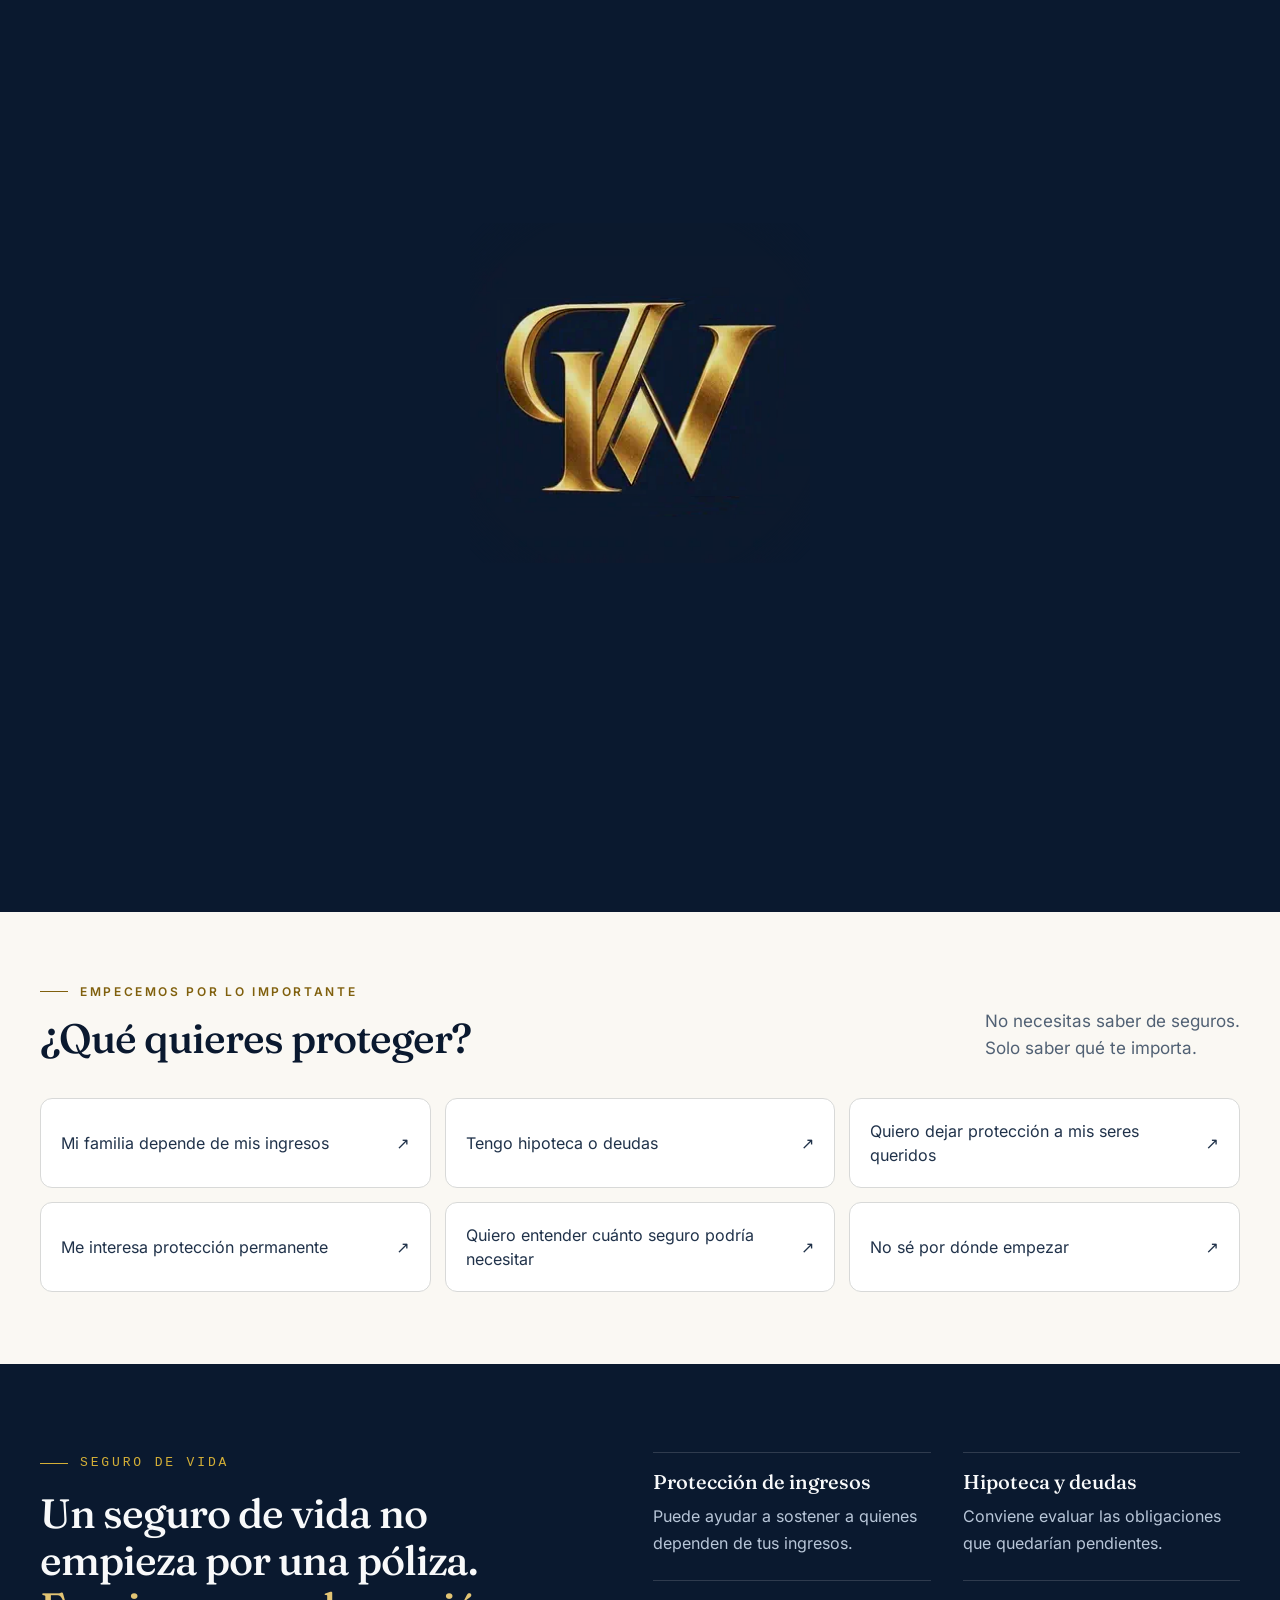
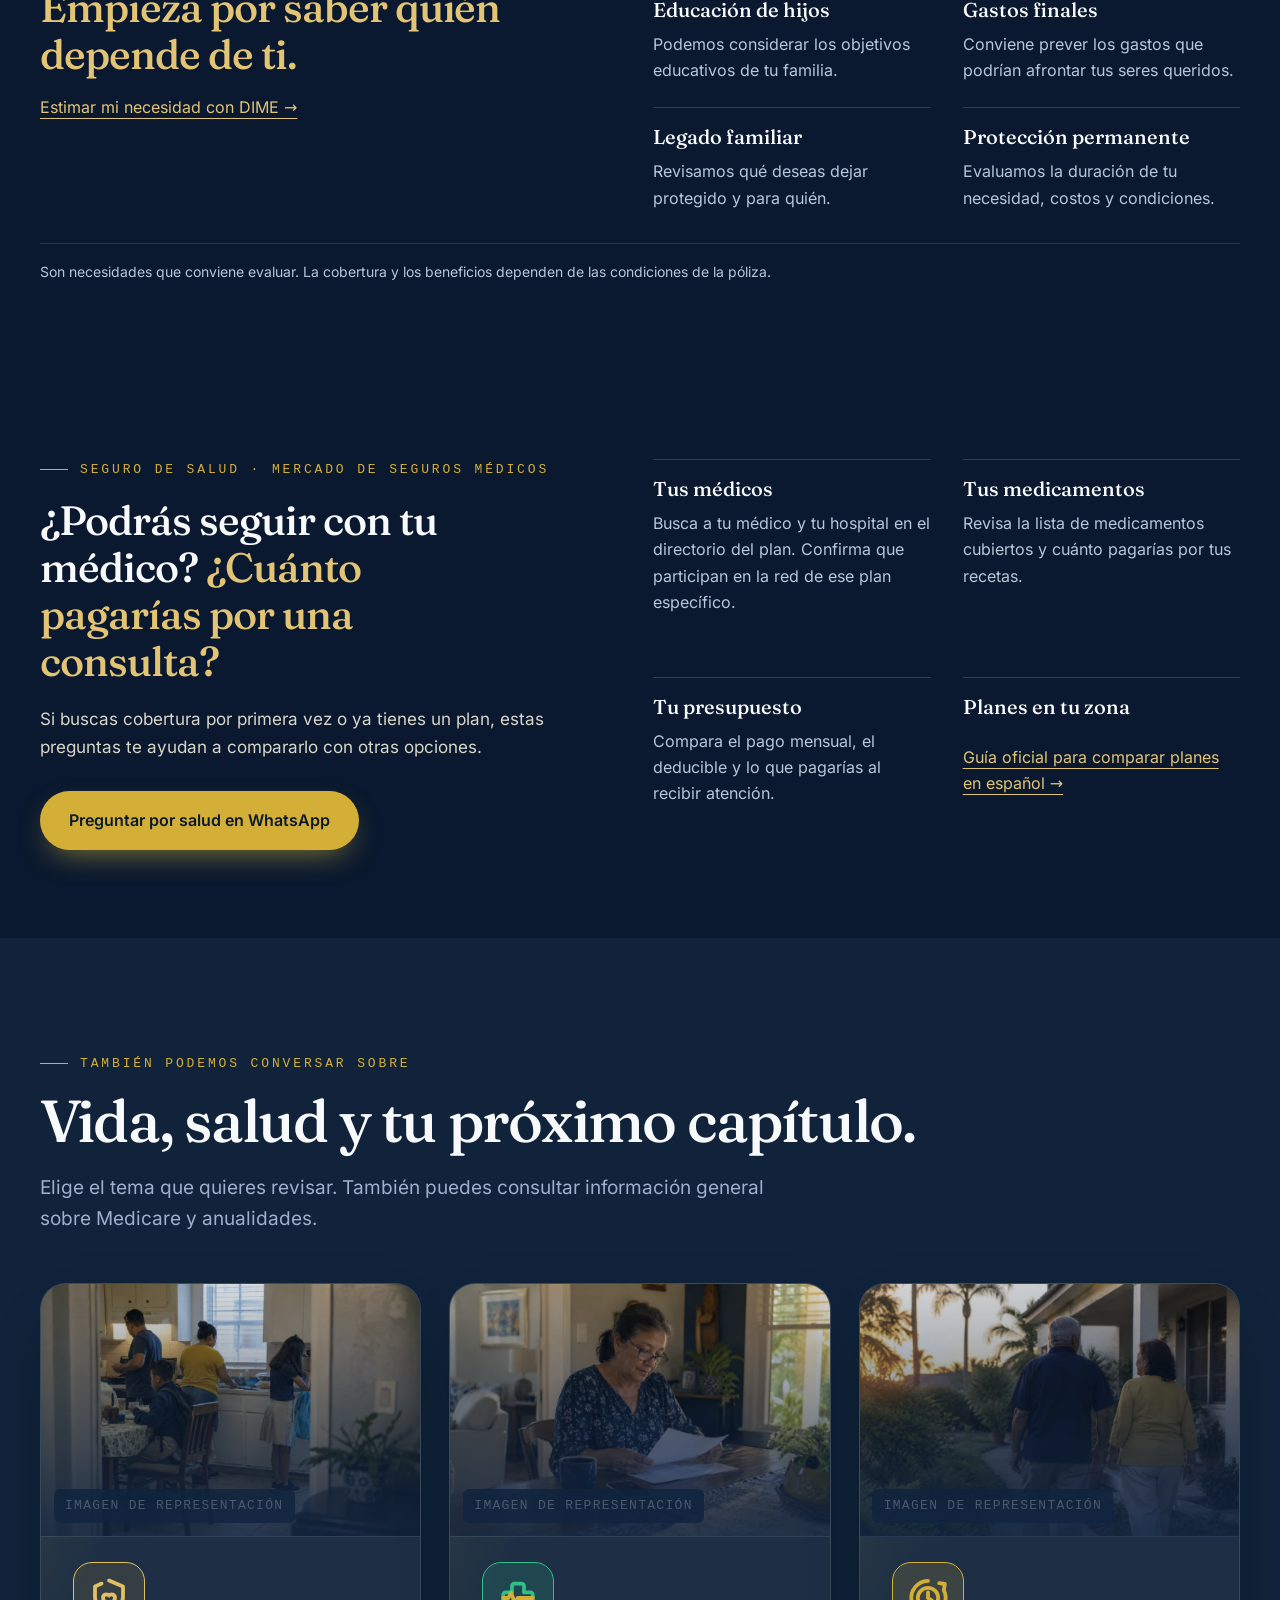
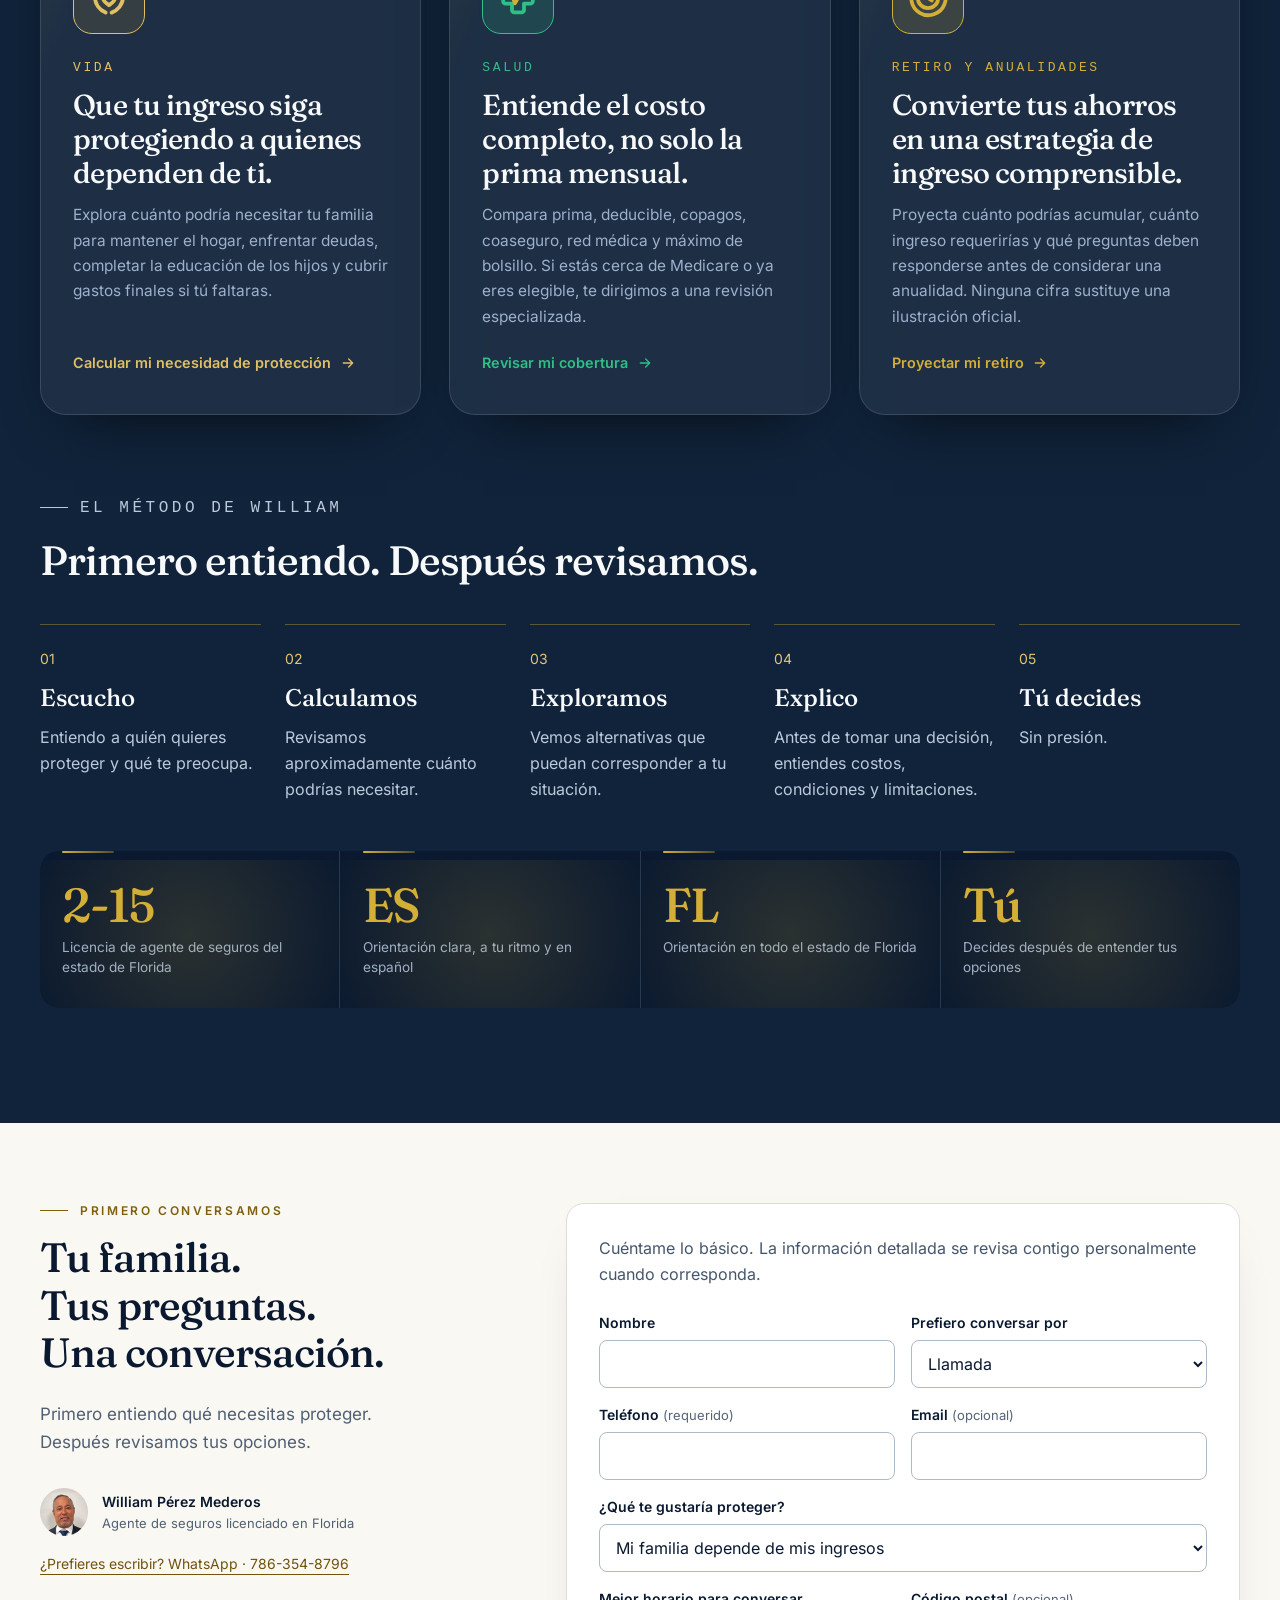
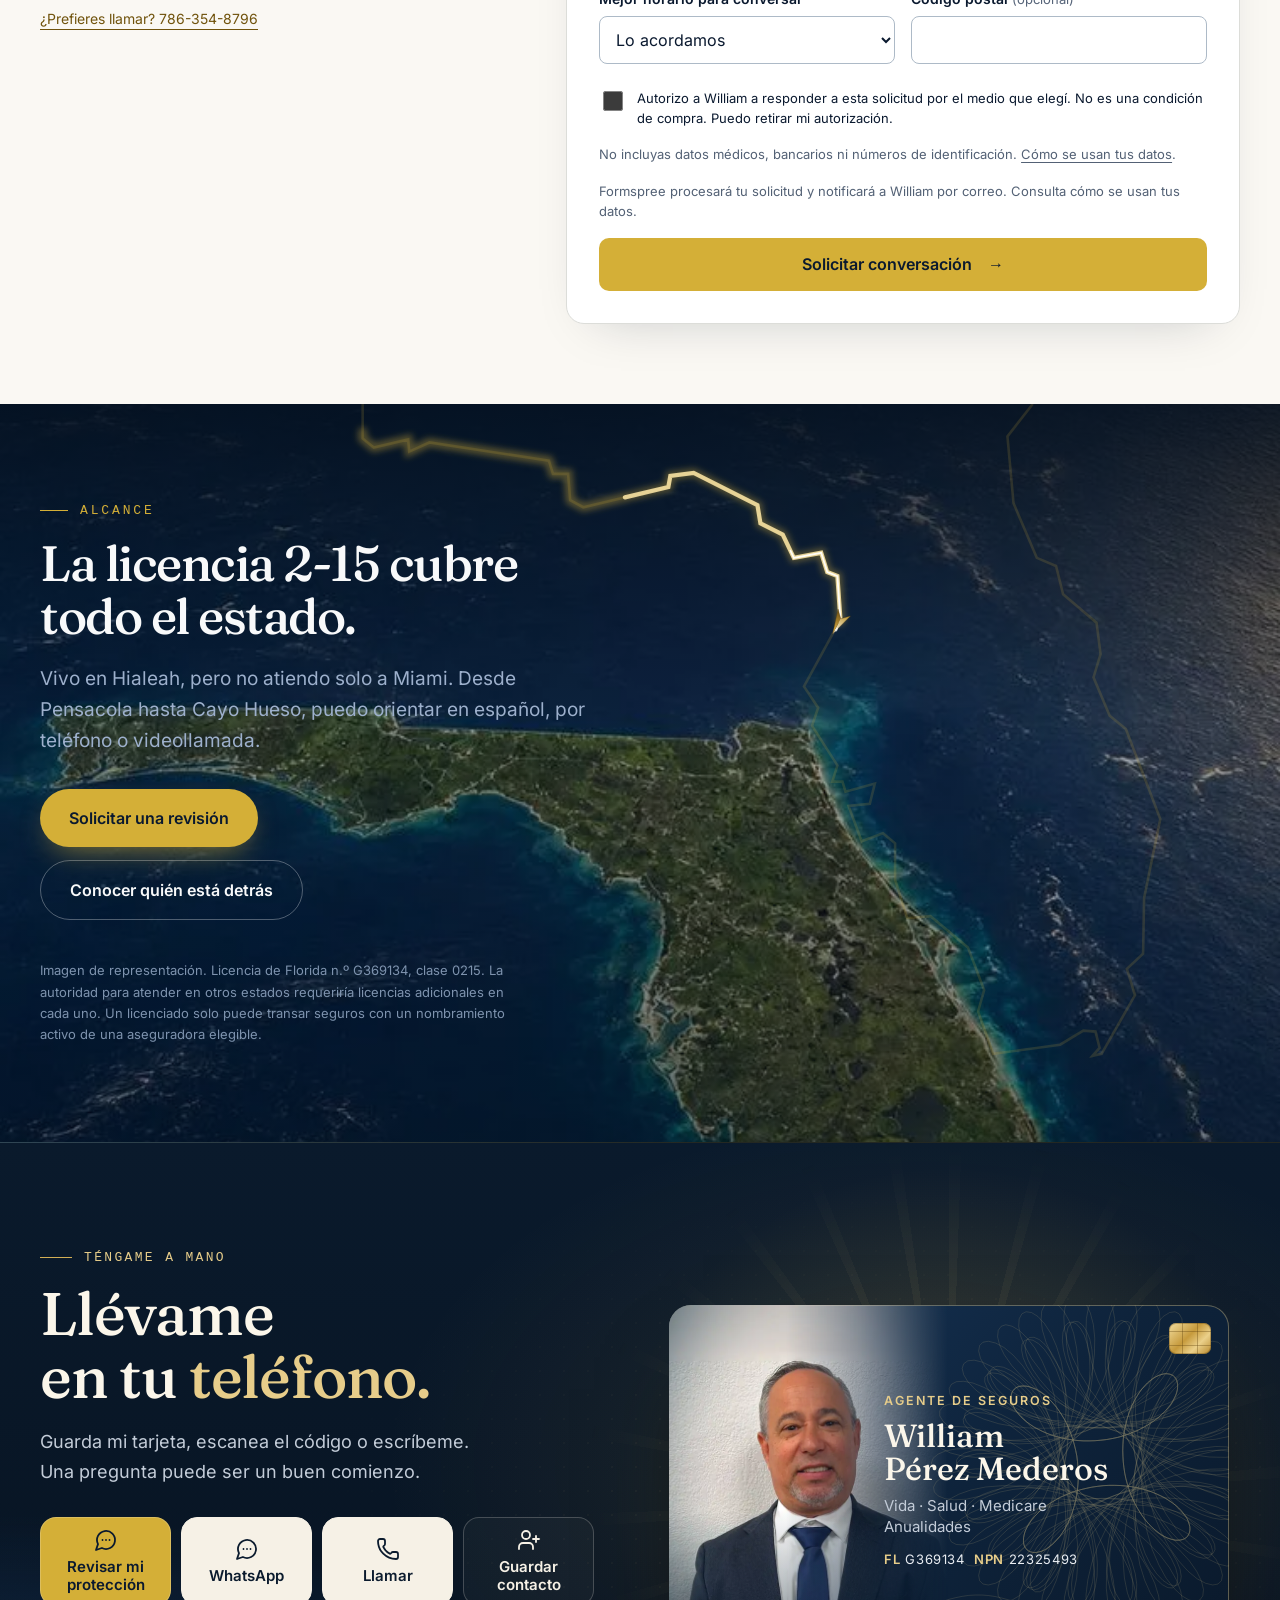
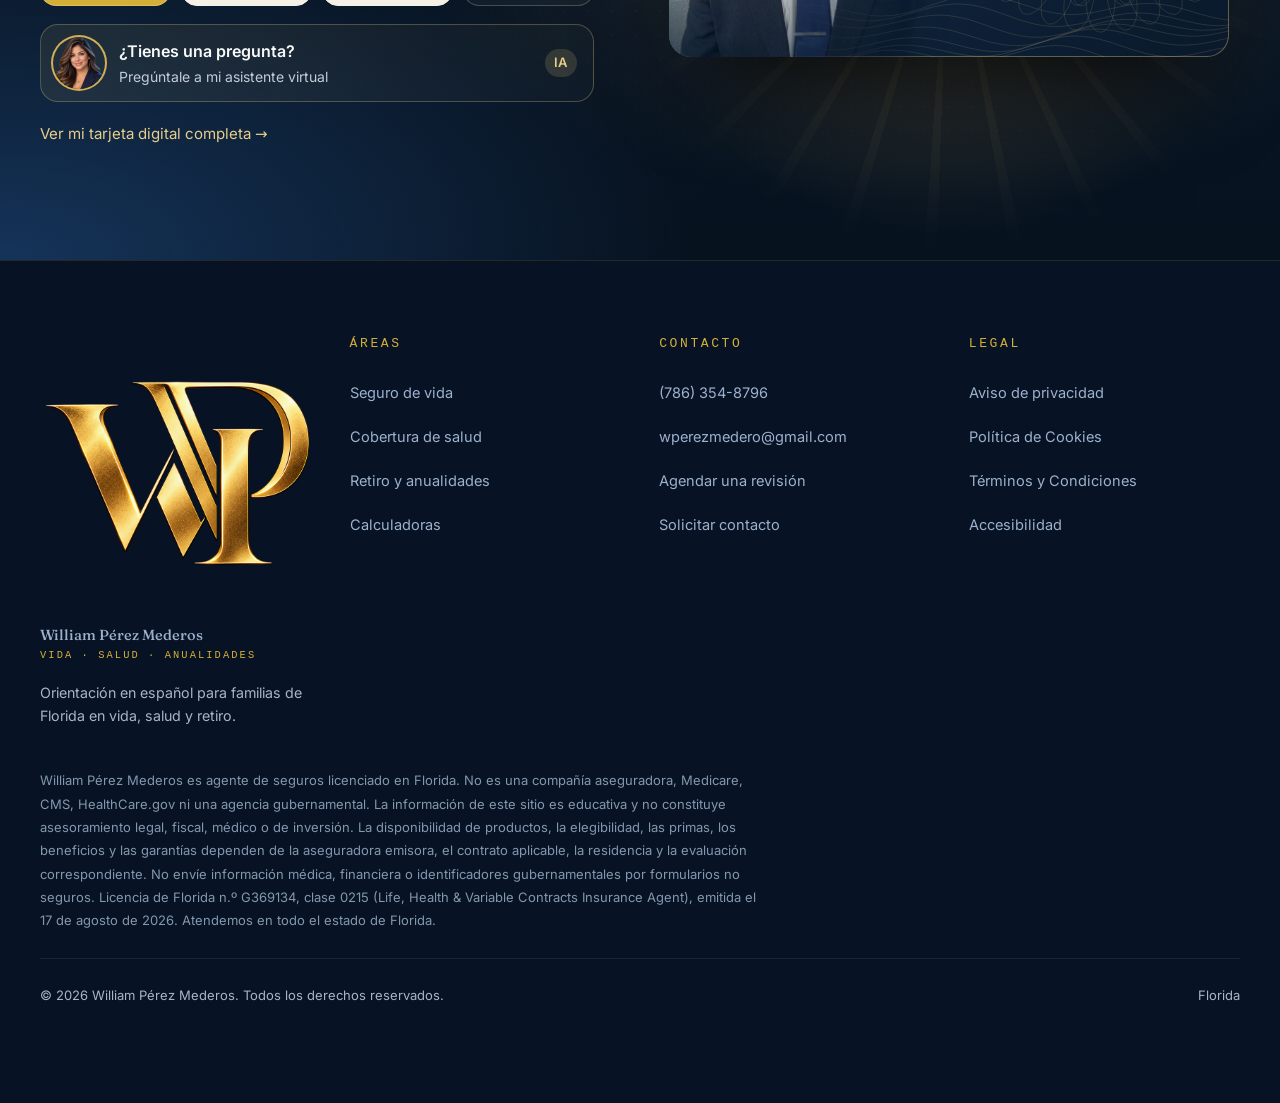
<file: index.html>
<!DOCTYPE html>
<html lang="es">
<head>
<meta charset="utf-8">
<meta name="viewport" content="width=device-width, initial-scale=1, viewport-fit=cover">
<meta name="theme-color" content="#0A192F">

<title>Seguros de vida y salud en Florida | William Pérez Mederos</title>
<meta name="description" content="William Pérez Mederos te orienta en español sobre seguros de vida y cómo comparar planes de salud del Mercado de Seguros Médicos (Obamacare) en Florida.">
<link rel="canonical" href="https://williamperezseguros.com/">
<meta name="robots" content="index, follow, max-image-preview:large">

<meta property="og:type" content="website">
<meta property="og:locale" content="es_US">
<meta property="og:site_name" content="William Pérez Mederos">
<meta property="og:title" content="Seguros de vida y salud en Florida | William Pérez Mederos">
<meta property="og:description" content="Seguro de vida y orientación sobre el Mercado de Seguros Médicos (Obamacare) para familias de Florida. Atención en español.">
<meta property="og:url" content="https://williamperezseguros.com/">
<meta property="og:image" content="https://williamperezseguros.com/tarjeta/assets/icon-512.png">
<meta property="og:image:width" content="512">
<meta property="og:image:height" content="512">
<meta property="og:image:alt" content="William Pérez Mederos, agente de seguros licenciado en Florida.">
<meta name="twitter:card" content="summary">


<script>
/* Si se llega desde otra página del sitio, conserva desde el primer pintado la transición elegida por el destino. */
try{var T=sessionStorage.getItem('wps-transicion')||(sessionStorage.getItem('wps-rayo')==='1'?'rayo':'');sessionStorage.removeItem('wps-transicion');sessionStorage.removeItem('wps-rayo');if(T&&!matchMedia('(prefers-reduced-motion: reduce)').matches){if(!/^(suave|cristal|rayo)$/.test(T))T='suave';document.documentElement.classList.add('trans-'+T,'rayo-cubre');setTimeout(function(){if(document.documentElement.classList.contains('rayo-cubre'))document.documentElement.classList.remove('rayo-cubre','trans-suave','trans-cristal','trans-rayo')},1300)}}catch(e){}
/* Entrada del hero en cascada. La clase se pone aquí, antes del primer pintado,
   para que el contenido nunca aparezca y luego desaparezca (sin parpadeo).
   Si la página llega tapada por el rayo, la cascada espera a que se descubra. */
try{if(!matchMedia('(prefers-reduced-motion: reduce)').matches){var H=document.documentElement;H.classList.add('hero-entra');if(H.classList.contains('rayo-cubre'))H.style.setProperty('--hero-base','.22s')}}catch(e){}
/* Primera entrada de marca; no compite con las transiciones internas. */
try {
  const page = document.documentElement;
  const key = 'wps-brand-entrance-rapido-v4';
  if (!matchMedia('(prefers-reduced-motion: reduce)').matches &&
      !page.classList.contains('rayo-cubre') && !sessionStorage.getItem(key)) {
    sessionStorage.setItem(key, '1');
    page.classList.add('brand-entrance-active');
    setTimeout(() => page.classList.remove('brand-entrance-active'), 6800);
  }
} catch (e) {}
</script>
<link rel="preload" href="assets/brand/wp-card-transparent-768.webp" as="image">
<link rel="stylesheet" href="assets/css/sitio.css?v=20261125-premium">
<link rel="stylesheet" href="assets/css/growth.css?v=20261125-foto">
<link rel="preload" href="tarjeta/assets/fraunces-500.woff2" as="font" type="font/woff2" crossorigin>
<link rel="icon" href="tarjeta/assets/favicon-48.png">
<script type="application/ld+json">
{"@context":"https://schema.org","@graph":[
{"@type":"WebSite","@id":"https://williamperezseguros.com/#sitio","url":"https://williamperezseguros.com/","name":"William Pérez Mederos · Vida, salud y retiro","inLanguage":"es-US","publisher":{"@id":"https://williamperezseguros.com/#william"}},
{"@type":"Person","@id":"https://williamperezseguros.com/#william","name":"William Pérez Mederos","jobTitle":"Agente de seguros licenciado en Florida","url":"https://williamperezseguros.com/","image":"https://williamperezseguros.com/img/hero-william.webp","telephone":"+1-786-354-8796","email":"mailto:wperezmedero@gmail.com","knowsLanguage":["es"],"address":{"@type":"PostalAddress","addressLocality":"Hialeah","addressRegion":"FL","addressCountry":"US"},"areaServed":{"@type":"State","name":"Florida"},"hasCredential":{"@type":"EducationalOccupationalCredential","credentialCategory":"license","name":"Florida 2-15 Life, Health & Variable Contracts Insurance Agent","identifier":"G369134","recognizedBy":{"@type":"GovernmentOrganization","name":"Florida Department of Financial Services"}}},
{"@type": "InsuranceAgency", "@id": "https://williamperezseguros.com/#agencia", "name": "William Pérez Seguros", "url": "https://williamperezseguros.com/", "telephone": "+1-786-354-8796", "email": "wperezmedero@gmail.com", "areaServed": {"@type": "State", "name": "Florida"}, "address": {"@type": "PostalAddress", "addressLocality": "Hialeah", "addressRegion": "FL", "addressCountry": "US"}}
]}
</script>
<script type="speculationrules">
{"prefetch":[{"source":"document","where":{"href_matches":["/","/*.html"]},"eagerness":"moderate"}]}
</script>
</head>

<body data-modo="autorizado" class="pag-inicio" data-pagina="index">
<div class="brand-entrance" aria-hidden="true">
  <div class="brand-entrance__bg"></div>
  <div class="brand-entrance__lockup">
    <div class="brand-entrance__symbol">
      <img class="brand-entrance__final" src="assets/brand/wp-card-transparent-768.webp" alt="" width="768" height="768" decoding="async">
    </div>
    <p class="brand-entrance__name">William Pérez <span>Seguros</span></p>
    <p class="brand-entrance__tag">Protege a quienes dependen de ti</p>
  </div>
</div>
<script src="assets/js/entrada-marca.js?v=rapido-v4"></script>
<div class="rayo" aria-hidden="true">
  <div class="rayo__banda">
    <div class="rayo__fondo"></div>
    <svg class="rayo__trazo rayo__trazo--izq" viewBox="0 0 80 100" preserveAspectRatio="none" focusable="false"><polyline class="eco" points="68,0 16,45 60,52 8,100"/><polyline points="60,0 8,45 52,52 0,100"/></svg>
    <svg class="rayo__trazo rayo__trazo--der" viewBox="0 0 80 100" preserveAspectRatio="none" focusable="false"><polyline class="eco" points="72,0 20,45 64,52 12,100"/><polyline points="80,0 28,45 72,52 20,100"/></svg>
  </div>
  <svg class="rayo__marca" viewBox="0 0 40 40" fill="none" focusable="false"><path d="M20 3l14 6v11c0 9.4-5.9 15.4-14 17-8.1-1.6-14-7.6-14-17V9l14-6z" stroke="#D4AF37" stroke-width="1.6"/><path d="M13.5 20.5l4.5 4.5 9-9.5" stroke="#D4AF37" stroke-width="2" stroke-linecap="round" stroke-linejoin="round"/></svg>
</div>
<a class="sr-only growth-skip" href="#top">Saltar al contenido</a>

<header class="header" id="header">
  <div class="wrap header__bar">
    <a class="brand" href="#top" aria-label="Inicio">
      <span class="wp-brand-mark" aria-hidden="true"><img src="assets/brand/wp-card-transparent-768.webp" alt="" width="768" height="768" decoding="async"></span>
      <span>William Pérez Mederos<small>Vida · Salud · Anualidades</small></span>
    </a>
    <nav class="nav" aria-label="Principal">
      <a href="./" aria-current="page">Inicio</a>
      <a href="proteccion.html">Protección</a>
      <a href="calculadoras.html">Calculadoras</a>
      <a href="sobre-mi.html">Sobre mí</a>
      <a href="preguntas.html">Preguntas</a>
    </nav>
    <a class="btn btn--gold header__cta solo-autorizado cta-life-header" href="https://agents.ethoslife.com/invite/4a3e3" data-life-quote-cta data-growth-event="ethos_quote" aria-label="Cotiza tu seguro de vida en mi página personal de agente en Ethos">Cotiza tu seguro de vida <span aria-hidden="true">→</span></a><a class="btn btn--gold header__cta solo-educativo" href="calculadoras.html">Usar las calculadoras</a>
    <button class="burger" id="burger" aria-expanded="false" aria-controls="drawer" aria-label="Abrir menú">
      <span></span><span></span><span></span>
    </button>
  </div>
</header>

<div class="scrim" id="scrim"></div>

<nav class="drawer" id="drawer" aria-label="Menú móvil" aria-hidden="true" inert>
  <a href="#top" aria-current="page">Inicio <span class="num"></span></a>
  <a href="proteccion.html">Protección <span class="num"></span></a>
  <a href="calculadoras.html">Calculadoras <span class="num"></span></a>
  <a href="sobre-mi.html">Sobre mí <span class="num"></span></a>
  <a href="preguntas.html">Preguntas <span class="num"></span></a>
  <a class="btn btn--gold solo-autorizado cta-life-drawer" href="https://agents.ethoslife.com/invite/4a3e3" data-life-quote-cta data-growth-event="ethos_quote" aria-label="Cotiza tu seguro de vida en mi página personal de agente en Ethos">Cotiza tu seguro de vida <span aria-hidden="true">→</span></a><a class="btn btn--ghost solo-autorizado drawer-secondary" href="./#conversacion" data-growth-event="review_protection">Revisar mi protección</a><a class="btn btn--gold solo-educativo" href="calculadoras.html">Usar las calculadoras</a>
</nav>

<main id="top">

<!-- ══ HERO ══ -->
<section class="hero">
  <div class="aurora" aria-hidden="true"><i></i><i></i><i></i></div>
  <div class="wrap hero__grid">
    <div class="growth-hero-copy">
      <p class="eyebrow">Agente de seguros licenciado en Florida · Atención en español</p>
      <h1 class="hero-h1">Seguros de vida y salud <em>en Florida.</em></h1>
      <p class="hero__sub">¿Buscas proteger los ingresos de tu familia o entender tu seguro médico? Te explico en español cómo funciona el seguro de vida y qué revisar al comparar planes de salud del Mercado de Seguros Médicos, conocido como Obamacare.</p>
      <div class="growth-signature"><b>William Pérez Mederos</b><span>Agente de seguros licenciado en Florida</span></div>
      <div class="hero__actions">
        <a class="btn btn--gold cta-life-primary solo-autorizado" href="https://agents.ethoslife.com/invite/4a3e3" data-life-quote-cta data-growth-event="ethos_quote" aria-label="Cotiza tu seguro de vida en mi página personal de agente en Ethos"><span>Cotiza tu seguro de vida</span><svg class="cta-life-primary__arrow" width="19" height="19" viewBox="0 0 24 24" fill="none" aria-hidden="true"><path d="M5 12h14M13 6l6 6-6 6" stroke="currentColor" stroke-width="2" stroke-linecap="round" stroke-linejoin="round"/></svg></a>
        <a class="btn btn--ghost solo-autorizado" href="https://wa.me/17863548796?text=Hola%20William%2C%20quisiera%20hacerte%20una%20consulta%20sobre%20seguros." data-growth-event="whatsapp_lead" aria-label="Hablar con William por WhatsApp">Hablar por WhatsApp</a>
        <a class="btn btn--ghost hero__salud" href="#salud">Entender mi seguro de salud <span aria-hidden="true">→</span></a>
        <a class="btn btn--gold solo-educativo" href="#conversacion" data-growth-event="review_protection">Revisar mi protección <span aria-hidden="true">→</span></a><a class="btn btn--ghost solo-educativo" href="tel:+17863548796" data-growth-event="talk_william">Hablar con William</a>
      </div>
      <div class="cta-life-trust solo-autorizado">
        <p class="cta-life-meta"><span>Cotización en línea</span><i aria-hidden="true"></i><span class="sr-only">, </span><span>Atención en español</span><i aria-hidden="true"></i><span class="sr-only">, </span><span>Licencia: Florida</span></p>
        <p class="cta-life-destination">Acceso a mi página personal de agente en Ethos. El proceso puede mostrarse en inglés; si prefieres orientación en español, usa «Hablar por WhatsApp».</p>
      </div>
      <p class="hero__trust solo-autorizado">¿Prefieres conversar primero? <a href="tel:+17863548796" data-growth-event="talk_william">Llama a William · 786-354-8796</a></p>
      <p class="hero__trust solo-educativo">Primero conversamos. Después decides.</p>
    </div>

    <aside class="hero__photo reveal">
      <div class="fig fig--portrait">
        <img src="img/hero-william.webp?v=20261107" alt="Retrato de William Pérez Mederos, agente de seguros en Hialeah, Florida" width="800" height="1000" loading="eager" fetchpriority="high" decoding="async">
      </div>
      <div class="hero__chip">
        <b>William Pérez Mederos</b>
        <span>Hialeah · Miami-Dade · Florida</span>
      </div>
    </aside>

    
  </div>
</section>

<section class="section growth-needs" id="necesidades" aria-labelledby="needs-title"><div class="wrap"><div class="growth-section-head"><div><p class="eyebrow">Empecemos por lo importante</p><h2 id="needs-title">¿Qué quieres proteger?</h2></div><p>No necesitas saber de seguros.<br>Solo saber qué te importa.</p></div><div class="growth-choices"><button type="button" data-need="familia" aria-pressed="false" aria-controls="need-response"><span>Mi familia depende de mis ingresos</span><span aria-hidden="true">↗</span></button><button type="button" data-need="deudas" aria-pressed="false" aria-controls="need-response"><span>Tengo hipoteca o deudas</span><span aria-hidden="true">↗</span></button><button type="button" data-need="legado" aria-pressed="false" aria-controls="need-response"><span>Quiero dejar protección a mis seres queridos</span><span aria-hidden="true">↗</span></button><button type="button" data-need="permanente" aria-pressed="false" aria-controls="need-response"><span>Me interesa protección permanente</span><span aria-hidden="true">↗</span></button><button type="button" data-need="estimado" aria-pressed="false" aria-controls="need-response"><span>Quiero entender cuánto seguro podría necesitar</span><span aria-hidden="true">↗</span></button><button type="button" data-need="orientacion" aria-pressed="false" aria-controls="need-response"><span>No sé por dónde empezar</span><span aria-hidden="true">↗</span></button></div><div class="growth-response" id="need-response" hidden><p data-need-response aria-live="polite"></p><a class="growth-primary" href="#conversacion" data-growth-event="review_protection">Revisarlo conmigo <span aria-hidden="true">→</span></a></div></div></section>
<section class="section growth-life" id="vida"><div class="wrap growth-life-grid"><div><p class="eyebrow">Seguro de Vida</p><h2>Un seguro de vida no empieza por una póliza.<br><em>Empieza por saber quién depende de ti.</em></h2><a class="growth-text-link" href="calculadoras.html#calculadoras">Estimar mi necesidad con DIME →</a></div><div class="growth-life-topics"><article><h3>Protección de ingresos</h3><p>Puede ayudar a sostener a quienes dependen de tus ingresos.</p></article><article><h3>Hipoteca y deudas</h3><p>Conviene evaluar las obligaciones que quedarían pendientes.</p></article><article><h3>Educación de hijos</h3><p>Podemos considerar los objetivos educativos de tu familia.</p></article><article><h3>Gastos finales</h3><p>Conviene prever los gastos que podrían afrontar tus seres queridos.</p></article><article><h3>Legado familiar</h3><p>Revisamos qué deseas dejar protegido y para quién.</p></article><article><h3>Protección permanente</h3><p>Evaluamos la duración de tu necesidad, costos y condiciones.</p></article></div><p class="growth-life-note">Son necesidades que conviene evaluar. La cobertura y los beneficios dependen de las condiciones de la póliza.</p></div></section>
<section class="section growth-life" id="salud" aria-labelledby="salud-titulo">
  <div class="wrap growth-life-grid">
    <div>
      <p class="eyebrow">Seguro de salud · Mercado de Seguros Médicos</p>
      <h2 id="salud-titulo">¿Podrás seguir con tu médico? <em>¿Cuánto pagarías por una consulta?</em></h2>
      <p class="growth-life-lead">Si buscas cobertura por primera vez o ya tienes un plan, estas preguntas te ayudan a compararlo con otras opciones.</p>
      <a class="btn btn--gold" href="https://wa.me/17863548796?text=Hola%20William%2C%20quisiera%20orientaci%C3%B3n%20en%20espa%C3%B1ol%20sobre%20los%20planes%20de%20salud%20del%20Mercado%20de%20Seguros%20M%C3%A9dicos." data-growth-event="whatsapp_lead">Preguntar por salud en WhatsApp</a>
    </div>
    <div class="growth-life-topics">
      <article><h3>Tus médicos</h3><p>Busca a tu médico y tu hospital en el directorio del plan. Confirma que participan en la red de ese plan específico.</p></article>
      <article><h3>Tus medicamentos</h3><p>Revisa la lista de medicamentos cubiertos y cuánto pagarías por tus recetas.</p></article>
      <article><h3>Tu presupuesto</h3><p>Compara el pago mensual, el deducible y lo que pagarías al recibir atención.</p></article>
      <article><h3>Planes en tu zona</h3><p><a class="growth-text-link" href="https://www.cuidadodesalud.gov/es/choose-a-plan/comparing-plans/">Guía oficial para comparar planes en español →</a></p></article>
    </div>
  </div>
</section>
<!-- ══ PILARES ══ -->
<section class="section" id="pilares">
  <div class="wrap">
    <p class="eyebrow reveal">También podemos conversar sobre</p>
    <h2 class="title reveal">Vida, salud y tu próximo capítulo.</h2>
    <p class="lead reveal">Elige el tema que quieres revisar. También puedes consultar información general sobre Medicare y anualidades.</p>

    <div class="pillars">
      <button class="pillar pillar--vida reveal" data-sheet="vida">
        <div class="fig fig--32">
          <img src="img/vida.webp" alt="Familia latina preparando el desayuno mientras los niños se alistan para la escuela" loading="lazy" width="1200" height="800">
          <span class="fig__tag">Imagen de representación</span>
        </div>
        <span class="pillar__ico" data-ico="vida" data-ico-size="48" aria-hidden="true"></span>
        <span class="pillar__tag">Vida</span>
        <h3>Que tu ingreso siga protegiendo a quienes dependen de ti.</h3>
        <p>Explora cuánto podría necesitar tu familia para mantener el hogar, enfrentar deudas, completar la educación de los hijos y cubrir gastos finales si tú faltaras.</p>
        <span class="pillar__more">Calcular mi necesidad de protección
          <svg width="16" height="16" viewBox="0 0 24 24" fill="none" stroke="currentColor" stroke-width="2" stroke-linecap="round" stroke-linejoin="round"><path d="M5 12h14M13 6l6 6-6 6"/></svg></span>
      </button>

      <button class="pillar pillar--salud reveal" data-sheet="salud">
        <div class="fig fig--32">
          <img src="img/salud.webp" alt="Mujer revisando documentos de su plan de salud en la mesa del comedor" loading="lazy" width="1200" height="800">
          <span class="fig__tag">Imagen de representación</span>
        </div>
        <span class="pillar__ico" data-ico="salud" data-ico-size="48" aria-hidden="true"></span>
        <span class="pillar__tag">Salud</span>
        <h3>Entiende el costo completo, no solo la prima mensual.</h3>
        <p>Compara prima, deducible, copagos, coaseguro, red médica y máximo de bolsillo. Si estás cerca de Medicare o ya eres elegible, te dirigimos a una revisión especializada.</p>
        <span class="pillar__more">Revisar mi cobertura
          <svg width="16" height="16" viewBox="0 0 24 24" fill="none" stroke="currentColor" stroke-width="2" stroke-linecap="round" stroke-linejoin="round"><path d="M5 12h14M13 6l6 6-6 6"/></svg></span>
      </button>

      <button class="pillar pillar--anual reveal" data-sheet="anualidades">
        <div class="fig fig--32">
          <img src="img/retiro.webp" alt="Pareja mayor caminando por el jardín de su casa en Florida al atardecer" loading="lazy" width="1200" height="800">
          <span class="fig__tag">Imagen de representación</span>
        </div>
        <span class="pillar__ico" data-ico="retiro" data-ico-size="48" aria-hidden="true"></span>
        <span class="pillar__tag">Retiro y anualidades</span>
        <h3>Convierte tus ahorros en una estrategia de ingreso comprensible.</h3>
        <p>Proyecta cuánto podrías acumular, cuánto ingreso requerirías y qué preguntas deben responderse antes de considerar una anualidad. Ninguna cifra sustituye una ilustración oficial.</p>
        <span class="pillar__more">Proyectar mi retiro
          <svg width="16" height="16" viewBox="0 0 24 24" fill="none" stroke="currentColor" stroke-width="2" stroke-linecap="round" stroke-linejoin="round"><path d="M5 12h14M13 6l6 6-6 6"/></svg></span>
      </button>
    </div>
<div class="growth-method"><p class="eyebrow">El método de William</p><h2>Primero entiendo. Después revisamos.</h2><ol><li><span>01</span><h3>Escucho</h3><p>Entiendo a quién quieres proteger y qué te preocupa.</p></li><li><span>02</span><h3>Calculamos</h3><p>Revisamos aproximadamente cuánto podrías necesitar.</p></li><li><span>03</span><h3>Exploramos</h3><p>Vemos alternativas que puedan corresponder a tu situación.</p></li><li><span>04</span><h3>Explico</h3><p>Antes de tomar una decisión, entiendes costos, condiciones y limitaciones.</p></li><li><span>05</span><h3>Tú decides</h3><p>Sin presión.</p></li></ol></div>
    <div class="stats reveal">
      <div class="stat"><b>2-15</b><span>Licencia de agente de seguros del estado de Florida</span></div>
      <div class="stat"><b>ES</b><span>Orientación clara, a tu ritmo y en español</span></div>
      <div class="stat"><b>FL</b><span>Orientación en todo el estado de Florida</span></div>
      <div class="stat"><b>Tú</b><span>Decides después de entender tus opciones</span></div>
    </div>


  </div>
</section>

<section class="section growth-contact" id="conversacion" aria-labelledby="home-contact-title"><div class="wrap growth-contact-grid"><div class="growth-contact-copy"><p class="eyebrow">Primero conversamos</p><h2 id="home-contact-title">Tu familia.<br>Tus preguntas.<br>Una conversación.</h2><p>Primero entiendo qué necesitas proteger. Después revisamos tus opciones.</p><div class="growth-agent"><img src="tarjeta/assets/avatar-96.webp" width="48" height="48" alt=""><p><b>William Pérez Mederos</b><span>Agente de seguros licenciado en Florida</span></p></div><a class="growth-text-link" href="https://wa.me/17863548796?text=Hola%20William%2C%20quiero%20informaci%C3%B3n%20sobre%20seguro%20de%20vida." data-growth-event="whatsapp_lead">¿Prefieres escribir? WhatsApp · 786-354-8796</a><br><a class="growth-text-link" href="tel:+17863548796" data-growth-event="talk_william">¿Prefieres llamar? 786-354-8796</a></div><form class="growth-form" data-lead-form novalidate>
      <p class="growth-form-intro">Cuéntame lo básico. La información detallada se revisa contigo personalmente cuando corresponda.</p>
      <div class="growth-fields">
        <div><label for="home-nombre">Nombre</label><input id="home-nombre" name="nombre" autocomplete="given-name" required maxlength="80"></div>
        <div><label for="home-preferencia">Prefiero conversar por</label><select id="home-preferencia" name="preferencia"><option value="llamada">Llamada</option><option value="email">Email</option></select></div>
        <div><label for="home-telefono">Teléfono <span data-phone-hint>(requerido)</span></label><input id="home-telefono" name="telefono" type="tel" autocomplete="tel" inputmode="tel" maxlength="25" required></div>
        <div><label for="home-email">Email <span data-email-hint>(opcional)</span></label><input id="home-email" name="email" type="email" autocomplete="email" maxlength="150"></div>
        <div class="growth-wide"><label for="home-interes">¿Qué te gustaría proteger?</label><select id="home-interes" name="interes"><option value="familia">Mi familia depende de mis ingresos</option><option value="deudas">Tengo hipoteca o deudas</option><option value="legado">Quiero dejar protección a mis seres queridos</option><option value="permanente">Me interesa protección permanente</option><option value="estimado">Quiero entender cuánto seguro podría necesitar</option><option value="orientacion">No sé por dónde empezar</option><option value="salud">Quiero orientación sobre Salud</option><option value="medicare">Quiero orientación sobre Medicare</option><option value="retiro">Quiero orientación sobre Retiro / Anualidades</option></select></div>
        <div><label for="home-horario">Mejor horario para conversar</label><select id="home-horario" name="horario"><option value="por-acordar">Lo acordamos</option><option value="manana">Mañana</option><option value="tarde">Tarde</option><option value="noche">Noche</option></select></div>
        <div><label for="home-postal">Código postal <span>(opcional)</span></label><input id="home-postal" name="postal" inputmode="numeric" autocomplete="postal-code" maxlength="5" pattern="[0-9]{5}"></div>
      </div>
      <label class="growth-consent"><input type="checkbox" name="consentimiento" required><span>Autorizo a William a responder a esta solicitud por el medio que elegí. No es una condición de compra. Puedo retirar mi autorización.</span></label>
      <p class="growth-privacy">No incluyas datos médicos, bancarios ni números de identificación. <a href="./privacidad.html?v=20261125">Cómo se usan tus datos</a>.</p>
      <p class="growth-delivery" data-delivery>Tu solicitud llega a William a través de Formspree. Consulta el aviso de privacidad.</p>
      <button class="growth-primary" type="submit" disabled>Solicitar conversación <span aria-hidden="true">→</span></button>
      <p class="growth-status" role="status" aria-live="polite" tabindex="-1" data-form-status></p>
      <div class="growth-handoff" data-handoff hidden><p>Tu solicitud está preparada; todavía no se ha enviado. Abre tu correo y pulsa Enviar para que William la reciba.</p><a class="growth-primary" data-email-send>Abrir mi correo y enviar</a><p>También puedes llamar al <a href="tel:+17863548796">786-354-8796</a>.</p></div>
      <noscript><p>Para conversar, llama al <a href="tel:+17863548796">786-354-8796</a> o escribe a <a href="mailto:wperezmedero@gmail.com">wperezmedero@gmail.com</a>.</p></noscript>
    </form></div></section>
<!-- ══ ALCANCE ESTATAL ══ -->
<section class="section state" id="alcance" style="padding-block:0">
  <div class="state__media" aria-hidden="true"><picture><source media="(max-width:760px)" srcset="img/florida-movil.webp"><img src="img/florida.webp" alt="Vista aérea de la península de Florida" loading="lazy" width="1700" height="729"></picture></div>
<div class="state__beacon-wrap" aria-hidden="true">
  <svg class="state__beacon state__beacon--desktop" viewBox="0 0 1700 729" preserveAspectRatio="xMidYMid slice" focusable="false">
    <defs>
      <path id="coastD" d="M576,0 L576,34 L587,43 L621,35 L622,47 L642,38 L760,56 L764,69 L779,69 L781,95 L794,102 L878,82 L880,71 L903,68 L966,100 L969,118 L991,129 L1002,152 L1029,147 L1035,166 L1045,170 L1048,213 L1012,279 L1026,300 L1020,318 L1045,357 L1040,373 L1050,373 L1053,383 L1082,375 L1077,395 L1056,397 L1069,432 L1090,424 L1102,434 L1102,470 L1114,508 L1137,506 L1174,537 L1190,579 L1184,600 L1199,642 L1265,633 L1288,619 L1300,620 L1304,636 L1297,644 L1306,642 L1339,584 L1331,558 L1347,543 L1348,488 L1364,410 L1330,321 L1314,308 L1298,270 L1305,247 L1301,216 L1268,188 L1261,160 L1242,152 L1219,98 L1213,32 L1238,0 L1213,32 L1219,98 L1242,152 L1261,160 L1268,188 L1301,216 L1305,247 L1298,270 L1314,308 L1330,321 L1364,410 L1348,488 L1347,543 L1331,558 L1339,584 L1306,642 L1297,644 L1304,636 L1300,620 L1288,619 L1265,633 L1199,642 L1184,600 L1190,579 L1174,537 L1137,506 L1114,508 L1102,470 L1102,434 L1090,424 L1069,432 L1056,397 L1077,395 L1082,375 L1053,383 L1050,373 L1040,373 L1045,357 L1020,318 L1026,300 L1012,279 L1048,213 L1045,170 L1035,166 L1029,147 L1002,152 L991,129 L969,118 L966,100 L903,68 L880,71 L878,82 L794,102 L781,95 L779,69 L764,69 L760,56 L642,38 L622,47 L621,35 L587,43 L576,34 L576,0" />
      <filter id="boltBlurD" x="-40%" y="-40%" width="180%" height="180%"><feGaussianBlur stdDeviation="3.2"/></filter>
      <linearGradient id="arrowTopD" x1="0%" y1="0%" x2="100%" y2="0%">
        <stop offset="0%" stop-color="#B8912B"/><stop offset="100%" stop-color="#FFFBEF"/>
      </linearGradient>
      <linearGradient id="arrowBotD" x1="0%" y1="0%" x2="100%" y2="0%">
        <stop offset="0%" stop-color="#6B4E12"/><stop offset="100%" stop-color="#E8B94A"/>
      </linearGradient>
    </defs>
    <use href="#coastD" fill="none" stroke="#D4AF37" stroke-opacity=".16" stroke-width="2.6"/>
    <use href="#coastD" fill="none" stroke="#D4AF37" stroke-linecap="round" stroke-width="9" stroke-opacity="0.38" filter="url(#boltBlurD)" stroke-dasharray="641.64 3635.97" stroke-dashoffset="641.64"><animate attributeName="stroke-dashoffset" from="641.64" to="-3635.97" dur="13s" repeatCount="indefinite"/></use>
    <use href="#coastD" fill="none" stroke="#FFE9A8" stroke-linecap="round" stroke-width="4.2" stroke-opacity="0.85" stroke-dasharray="320.82 3956.79" stroke-dashoffset="320.82"><animate attributeName="stroke-dashoffset" from="320.82" to="-3956.7899999999995" dur="13s" repeatCount="indefinite"/></use>
    <use href="#coastD" fill="none" stroke="#FFFDF6" stroke-linecap="round" stroke-width="1.8" stroke-opacity="1" stroke-dasharray="111.22 4166.39" stroke-dashoffset="111.22"><animate attributeName="stroke-dashoffset" from="111.22" to="-4166.389999999999" dur="13s" repeatCount="indefinite"/></use>
    <g>
      <g transform="scale(1)">
        <polygon points="14,0 -10,-7 -3,0" fill="url(#arrowTopD)"/>
        <polygon points="14,0 -3,0 -10,7" fill="url(#arrowBotD)"/>
        <polygon points="14,0 -10,-7 -3,0 -10,7" fill="none" stroke="#4a3610" stroke-width="0.55" stroke-opacity=".55"/>
        <ellipse cx="8.5" cy="-1.4" rx="2.1" ry="0.95" fill="#FFFFFF" opacity=".8"/>
      </g>
      <animateMotion dur="13s" repeatCount="indefinite" rotate="auto"><mpath href="#coastD"/></animateMotion>
    </g>
  </svg>
  <svg class="state__beacon state__beacon--mobile" viewBox="0 0 760 1350" preserveAspectRatio="xMidYMid slice" focusable="false">
    <defs>
      <path id="coastM" d="M33,641 L40,653 L39,679 L72,675 L91,665 L122,667 L123,673 L143,674 L198,693 L205,707 L248,702 L251,697 L266,696 L274,686 L314,693 L358,731 L359,739 L378,739 L391,752 L394,782 L381,803 L379,823 L384,834 L392,836 L392,851 L417,890 L435,886 L433,922 L452,921 L460,963 L467,973 L486,975 L508,989 L522,1012 L521,1034 L534,1055 L548,1055 L587,1039 L596,1040 L597,1051 L606,1048 L617,1018 L606,1016 L608,993 L621,985 L617,888 L598,858 L590,833 L563,799 L567,777 L530,744 L530,734 L511,721 L488,679 L479,649 L440,647 L438,663 L427,664 L424,656 L238,649 L229,638 Z" />
      <filter id="boltBlurM" x="-40%" y="-40%" width="180%" height="180%"><feGaussianBlur stdDeviation="2.4"/></filter>
      <linearGradient id="arrowTopM" x1="0%" y1="0%" x2="100%" y2="0%">
        <stop offset="0%" stop-color="#B8912B"/><stop offset="100%" stop-color="#FFFBEF"/>
      </linearGradient>
      <linearGradient id="arrowBotM" x1="0%" y1="0%" x2="100%" y2="0%">
        <stop offset="0%" stop-color="#6B4E12"/><stop offset="100%" stop-color="#E8B94A"/>
      </linearGradient>
    </defs>
    <use href="#coastM" fill="none" stroke="#D4AF37" stroke-opacity=".16" stroke-width="2.2"/>
    <use href="#coastM" fill="none" stroke="#D4AF37" stroke-linecap="round" stroke-width="6.6" stroke-opacity="0.38" filter="url(#boltBlurM)" stroke-dasharray="281.32 1594.17" stroke-dashoffset="281.32"><animate attributeName="stroke-dashoffset" from="281.32" to="-1594.17" dur="11s" repeatCount="indefinite"/></use>
    <use href="#coastM" fill="none" stroke="#FFE9A8" stroke-linecap="round" stroke-width="3.1" stroke-opacity="0.85" stroke-dasharray="140.66 1734.83" stroke-dashoffset="140.66"><animate attributeName="stroke-dashoffset" from="140.66" to="-1734.83" dur="11s" repeatCount="indefinite"/></use>
    <use href="#coastM" fill="none" stroke="#FFFDF6" stroke-linecap="round" stroke-width="1.35" stroke-opacity="1" stroke-dasharray="48.76 1826.73" stroke-dashoffset="48.76"><animate attributeName="stroke-dashoffset" from="48.76" to="-1826.73" dur="11s" repeatCount="indefinite"/></use>
    <g>
      <g transform="scale(0.72)">
        <polygon points="14,0 -10,-7 -3,0" fill="url(#arrowTopM)"/>
        <polygon points="14,0 -3,0 -10,7" fill="url(#arrowBotM)"/>
        <polygon points="14,0 -10,-7 -3,0 -10,7" fill="none" stroke="#4a3610" stroke-width="0.55" stroke-opacity=".55"/>
        <ellipse cx="8.5" cy="-1.4" rx="2.1" ry="0.95" fill="#FFFFFF" opacity=".8"/>
      </g>
      <animateMotion dur="11s" repeatCount="indefinite" rotate="auto"><mpath href="#coastM"/></animateMotion>
    </g>
  </svg>
</div>
  <div class="state__in">
    <p class="eyebrow reveal">Alcance</p>
    <h2 class="reveal">La licencia 2-15 cubre todo el estado.</h2>
    <p class="lead reveal">Vivo en Hialeah, pero no atiendo solo a Miami. Desde Pensacola hasta Cayo Hueso, puedo orientar en español, por teléfono o videollamada.</p>
    <div class="state__cta reveal">
      <a class="btn btn--gold solo-educativo" href="calculadoras.html#calculadoras">Empezar por las calculadoras</a>
      <a class="btn btn--gold solo-autorizado" href="./#conversacion">Solicitar una revisión</a>
      <a class="btn btn--ghost" href="sobre-mi.html#sobre-mi">Conocer quién está detrás</a>
    </div>
    <p class="state__note reveal">Imagen de representación. Licencia de Florida n.º G369134, clase 0215. La autoridad para atender en otros estados requeriría licencias adicionales en cada uno. Un licenciado solo puede transar seguros con un nombramiento activo de una aseguradora elegible.</p>
  </div>
</section>

</main>

<!-- ══ CIERRE · TARJETA 3D ══ -->
<section class="cierre" id="cierre" aria-labelledby="cierreTitle">
  <div class="wrap ci-in">
    <div>
      <p class="ci-eyebrow">Téngame a mano</p>
      <h2 id="cierreTitle">Llévame<br>en tu <em>teléfono.</em></h2>
      <p class="ci-lead">Guarda mi tarjeta, escanea el código o escríbeme. Una pregunta puede ser un buen comienzo.</p>
      <div class="ci-acciones">
        <a class="ci-btn ci-btn--growth" href="#conversacion" data-growth-event="review_protection"><svg viewBox="0 0 24 24" aria-hidden="true"><path d="M7.9 20A9 9 0 1 0 4 16.1L2 22Z"/><path d="M8.5 12h.01M12 12h.01M15.5 12h.01"/></svg>Revisar mi protección</a>
        <a class="ci-btn ci-btn--light" href="https://wa.me/17863548796?text=Hola%20William%2C%20quiero%20informaci%C3%B3n%20sobre%20seguro%20de%20vida." data-growth-event="whatsapp_lead"><svg viewBox="0 0 24 24" aria-hidden="true"><path d="M7.9 20A9 9 0 1 0 4 16.1L2 22Z"/><path d="M8.5 12h.01M12 12h.01M15.5 12h.01"/></svg>WhatsApp</a>
        <a class="ci-btn ci-btn--light" href="tel:+17863548796"><svg viewBox="0 0 24 24" aria-hidden="true"><path d="M13.8 16.6a1 1 0 0 0 1.2-.3l.4-.5A2 2 0 0 1 17 15h3a2 2 0 0 1 2 2v3a2 2 0 0 1-2 2A18 18 0 0 1 2 4a2 2 0 0 1 2-2h3a2 2 0 0 1 2 2v3a2 2 0 0 1-.8 1.6l-.5.4a1 1 0 0 0-.3 1.2 14 14 0 0 0 6.4 6.4"/></svg>Llamar</a>
        <a class="ci-btn" href="/tarjeta/william-perez-mederos.vcf"><svg viewBox="0 0 24 24" aria-hidden="true"><path d="M16 21v-2a4 4 0 0 0-4-4H6a4 4 0 0 0-4 4v2"/><circle cx="9" cy="7" r="4"/><path d="M19 8v6M22 11h-6"/></svg>Guardar contacto</a>
      </div>
      <button class="ci-asist" type="button" id="ciAsistente">
        <span class="ci-pulse"><img src="img/asistente-104.webp" width="52" height="52" alt="" loading="lazy" decoding="async"></span>
        <span><b>¿Tienes una pregunta?</b><small>Pregúntale a mi asistente virtual</small></span>
        <span class="ci-ia">IA</span>
      </button>
      <a class="ci-ver" href="/tarjeta/">Ver mi tarjeta digital completa →</a>
    </div>

    <div class="ci-stage">
      <div class="ci-rays" aria-hidden="true"></div>
      <div class="ci-halo" aria-hidden="true"></div>
      <div class="ci-float">
        <div class="ci-card" id="ciCard" role="button" tabindex="0" aria-pressed="false" aria-label="Voltear tarjeta para ver el código QR">
          <svg class="ci-outline" aria-hidden="true" preserveAspectRatio="none"><rect x="1" y="1" rx="22" ry="22" pathLength="1"/></svg>
          <div class="ci-face ci-front">
            <svg class="ci-guil" id="ciG1" viewBox="0 0 340 214" preserveAspectRatio="xMidYMid slice" aria-hidden="true"></svg>
            <div class="ci-photo"><img src="/tarjeta/assets/foto.webp" alt="William Pérez Mederos" loading="lazy" decoding="async"></div>
            <div class="ci-body">
              <span class="ci-chip" aria-hidden="true"></span>
              <p class="ci-kicker">Agente de seguros</p>
              <p class="ci-name">William <span>Pérez Mederos</span></p>
              <p class="ci-lines">Vida · Salud · Medicare<br>Anualidades</p>
              <p class="ci-lic"><span>FL</span> G369134 &nbsp;<span>NPN</span> 22325493</p>
            </div>
          </div>
          <div class="ci-face ci-back">
            <svg class="ci-guil" id="ciG2" viewBox="0 0 340 214" preserveAspectRatio="xMidYMid slice" aria-hidden="true"></svg>
            <div class="ci-qr"><div id="ciQr" role="img" aria-label="Código QR de la tarjeta digital"></div></div>
            <div style="position:relative;z-index:1;min-width:0">
              <p class="ci-kicker">Escanea aquí</p>
              <p class="ci-back-title">Mi tarjeta, en un escaneo.</p>
              <p class="ci-back-url">williamperezseguros.com/tarjeta</p>
            </div>
          </div>
        </div>
      </div>
      <p class="ci-hint">Toca la tarjeta para <b>ver el QR</b></p>
    </div>
  </div>
</section>

<footer class="footer">
  <div class="wrap">
    <div class="footer__grid">
      <div>
        <img class="wp-brand-signature" src="assets/brand/wp-card-transparent-768.webp" alt="William Pérez Mederos, agente de seguros licenciado. Vida, salud y retiro. Protección para tu familia. Confianza para tu futuro." width="768" height="768" loading="lazy" decoding="async">
        <a class="brand" href="#top" style="margin-bottom:1rem">
          <span class="wp-brand-mark" aria-hidden="true"><img src="assets/brand/wp-card-transparent-768.webp" alt="" width="256" height="256" decoding="async"></span>
          <span>William Pérez Mederos<small>Vida · Salud · Anualidades</small></span>
        </a>
        <p style="color:#A7B5C8;font-size:.89rem;max-width:34ch">Orientación en español para familias de Florida en vida, salud y retiro.</p>
      </div>
      <div><h4>Áreas</h4><ul>
        <li><a href="#pilares">Seguro de vida</a></li>
        <li><a href="#salud">Cobertura de salud</a></li>
        <li><a href="#pilares">Retiro y anualidades</a></li>
        <li><a href="calculadoras.html#calculadoras">Calculadoras</a></li>
      </ul></div>
      <div><h4>Contacto</h4><ul>
        <li><a href="tel:+17863548796">(786) 354-8796</a></li>
        <li><a href="mailto:wperezmedero@gmail.com">wperezmedero@gmail.com</a></li>
        <li><a href="./#conversacion">Agendar una revisión</a></li>
        <li><a href="./#conversacion">Solicitar contacto</a></li>
      </ul></div>
      <div><h4>Legal</h4><ul>
        <li><a href="privacidad.html?v=20261125">Aviso de privacidad</a></li>
        <li><a href="#" data-legal="cookies">Política de Cookies</a></li>
        <li><a href="#" data-legal="terminos">Términos y Condiciones</a></li>
        <li><a href="#" data-legal="accesibilidad">Accesibilidad</a></li>
      </ul></div>
    </div>

    <p class="footer__disclaimer">
      William Pérez Mederos es agente de seguros licenciado en Florida. No es una compañía aseguradora, Medicare, CMS, HealthCare.gov ni una agencia gubernamental. La información de este sitio es educativa y no constituye asesoramiento legal, fiscal, médico o de inversión. La disponibilidad de productos, la elegibilidad, las primas, los beneficios y las garantías dependen de la aseguradora emisora, el contrato aplicable, la residencia y la evaluación correspondiente. No envíe información médica, financiera o identificadores gubernamentales por formularios no seguros. <span class="solo-autorizado">Licencia de Florida n.º G369134, clase 0215 (Life, Health &amp; Variable Contracts Insurance Agent), emitida el 17 de agosto de 2026.</span> Atendemos en todo el estado de Florida.
    </p>
    <div class="footer__legal">
      <span>© <span id="year">2026</span> William Pérez Mederos. Todos los derechos reservados.</span>
      <span>Florida</span>
    </div>
  </div>
</footer>

<div class="fabs">
  <button class="fab fab--bot" id="botOpen" aria-label="Abrir asistente virtual con IA" aria-expanded="false">
    <span class="dot"></span>
    <img src="img/asistente-104.webp" alt="" width="52" height="52" class="fab__logo">
  </button>
  <a class="fab fab--wa" id="wa" href="#" target="_blank" rel="noopener" aria-label="Escribir por WhatsApp">
    <svg width="28" height="28" viewBox="0 0 24 24" fill="#fff" aria-hidden="true"><path d="M17.5 14.4c-.3-.2-1.8-.9-2-1-.3-.1-.5-.2-.7.1-.2.3-.7 1-.9 1.2-.2.2-.3.2-.6.1-.3-.2-1.3-.5-2.4-1.5-.9-.8-1.5-1.8-1.7-2.1-.2-.3 0-.5.1-.6l.5-.6c.1-.2.2-.3.3-.5 0-.2 0-.4-.1-.5 0-.2-.7-1.6-.9-2.2-.2-.6-.5-.5-.7-.5h-.6c-.2 0-.5.1-.8.4-.3.3-1 1-1 2.5s1.1 2.9 1.2 3.1c.1.2 2.1 3.3 5.1 4.6.7.3 1.3.5 1.7.6.7.2 1.4.2 1.9.1.6-.1 1.8-.7 2-1.4.3-.7.3-1.3.2-1.4-.1-.2-.3-.2-.6-.4M12 2a10 10 0 00-8.6 15.1L2 22l5-1.3A10 10 0 1012 2m0 1.7a8.3 8.3 0 016.6 13.3 8.3 8.3 0 01-11 2.3l-.4-.2-3 .8.8-2.9-.2-.4A8.3 8.3 0 0112 3.7"/></svg>
  </a>
</div>

<div class="bot" id="bot" role="dialog" aria-label="Asistente virtual">
  <div class="bot__head">
    <div class="bot__av"><img src="img/asistente-104.webp" alt="" width="50" height="50"></div>
    <div class="bot__identity"><b id="botName">Asistente</b><small id="botSub">Asistente virtual con IA</small></div>
    <div class="bot__tools">
      <button class="bot__tool bot__tool--lang" id="botLang" type="button" aria-label="Cambiar a inglés">ES</button>
      <button class="bot__tool" id="botVoice" type="button" aria-label="Activar respuestas por voz" aria-pressed="false" title="Respuestas por voz">
        <svg width="16" height="16" viewBox="0 0 24 24" fill="none" stroke="currentColor" stroke-width="2" stroke-linecap="round" stroke-linejoin="round" aria-hidden="true"><path d="M11 5 6 9H2v6h4l5 4V5Z"/><path d="M15.5 8.5a5 5 0 0 1 0 7"/><path d="M18.5 5.5a9 9 0 0 1 0 13"/></svg>
      </button>
    </div>
    <button class="bot__x" id="botClose" aria-label="Cerrar asistente">×</button>
  </div>
  <div class="bot__log" id="botLog" aria-live="polite"></div>
  <div class="bot__opts" id="botOpts"></div>
  <p class="bot__voice-status" id="botVoiceStatus" role="status" aria-live="polite"></p>
  <div class="bot__ask">
    <label class="sr-only" for="botInput">Escribe tu mensaje</label>
    <input id="botInput" type="text" placeholder="Escribe aquí…" autocomplete="off">
    <button class="bot__mic" id="botMic" type="button" aria-label="Hablar por micrófono" title="Hablar">
      <svg width="17" height="17" viewBox="0 0 24 24" fill="none" stroke="currentColor" stroke-width="2" stroke-linecap="round" stroke-linejoin="round" aria-hidden="true"><rect x="9" y="2" width="6" height="12" rx="3"/><path d="M5 10a7 7 0 0 0 14 0M12 17v5M8 22h8"/></svg>
    </button>
    <button id="botSend" aria-label="Enviar">
      <svg width="16" height="16" viewBox="0 0 24 24" fill="none" stroke="currentColor" stroke-width="2" stroke-linecap="round" stroke-linejoin="round"><path d="M5 12h14M13 6l6 6-6 6"/></svg>
    </button>
  </div>
  <p class="bot__foot" id="botFoot">Asistente automático. No cotiza, no determina elegibilidad ni da consejo médico. No envíes SSN, número de Medicare, diagnósticos ni datos bancarios.</p>
</div>

<dialog class="sheet" id="sheet">
  <div class="sheet__head">
    <div><h3 id="sheetTitle"></h3><p id="sheetSub"></p></div>
    <button class="sheet__close" id="sheetClose" aria-label="Cerrar">
      <svg width="16" height="16" viewBox="0 0 24 24" fill="none" stroke="currentColor" stroke-width="2" stroke-linecap="round"><path d="M18 6L6 18M6 6l12 12"/></svg>
    </button>
  </div>
  <div class="sheet__body" id="sheetBody"></div>
  <div class="sheet__foot">
    <small id="sheetNote"></small>
    <a class="btn btn--gold btn--sm" href="./#conversacion" id="sheetCta">Revisar mi protección</a>
  </div>
</dialog>

<dialog class="legal" id="legalModal">
  <h3 id="legalTitle"></h3>
  <div id="legalBody"></div>
  <button class="btn btn--gold" id="legalClose">Cerrar</button>
</dialog>

<!-- CTA de conversión VIDA · enlace personal de agente Ethos (móvil). Se muestra/oculta desde sitio.js -->
<div class="life-sticky-cta solo-autorizado">
  <a class="btn btn--gold" href="https://agents.ethoslife.com/invite/4a3e3" data-life-quote-cta data-growth-event="ethos_quote" aria-label="Cotiza tu seguro de vida en mi página personal de agente en Ethos">
    <span>Cotiza tu seguro de vida</span><span class="life-sticky-cta__arrow" aria-hidden="true">→</span>
  </a>
</div>

<script src="assets/js/growth-config.js"></script>
<script src="assets/js/growth.js"></script>
<script src="assets/js/navegacion.js?v=nav-recovery-20260930"></script>
<script src="assets/js/motor-calculadoras.js"></script>
<script src="assets/js/asistente-arbol.js"></script>
<script src="assets/js/sitio.js?v=20261125-premium"></script>
<script src="assets/js/premium-v2.js?v=20261125" defer></script>
</body>
</html>
</file>
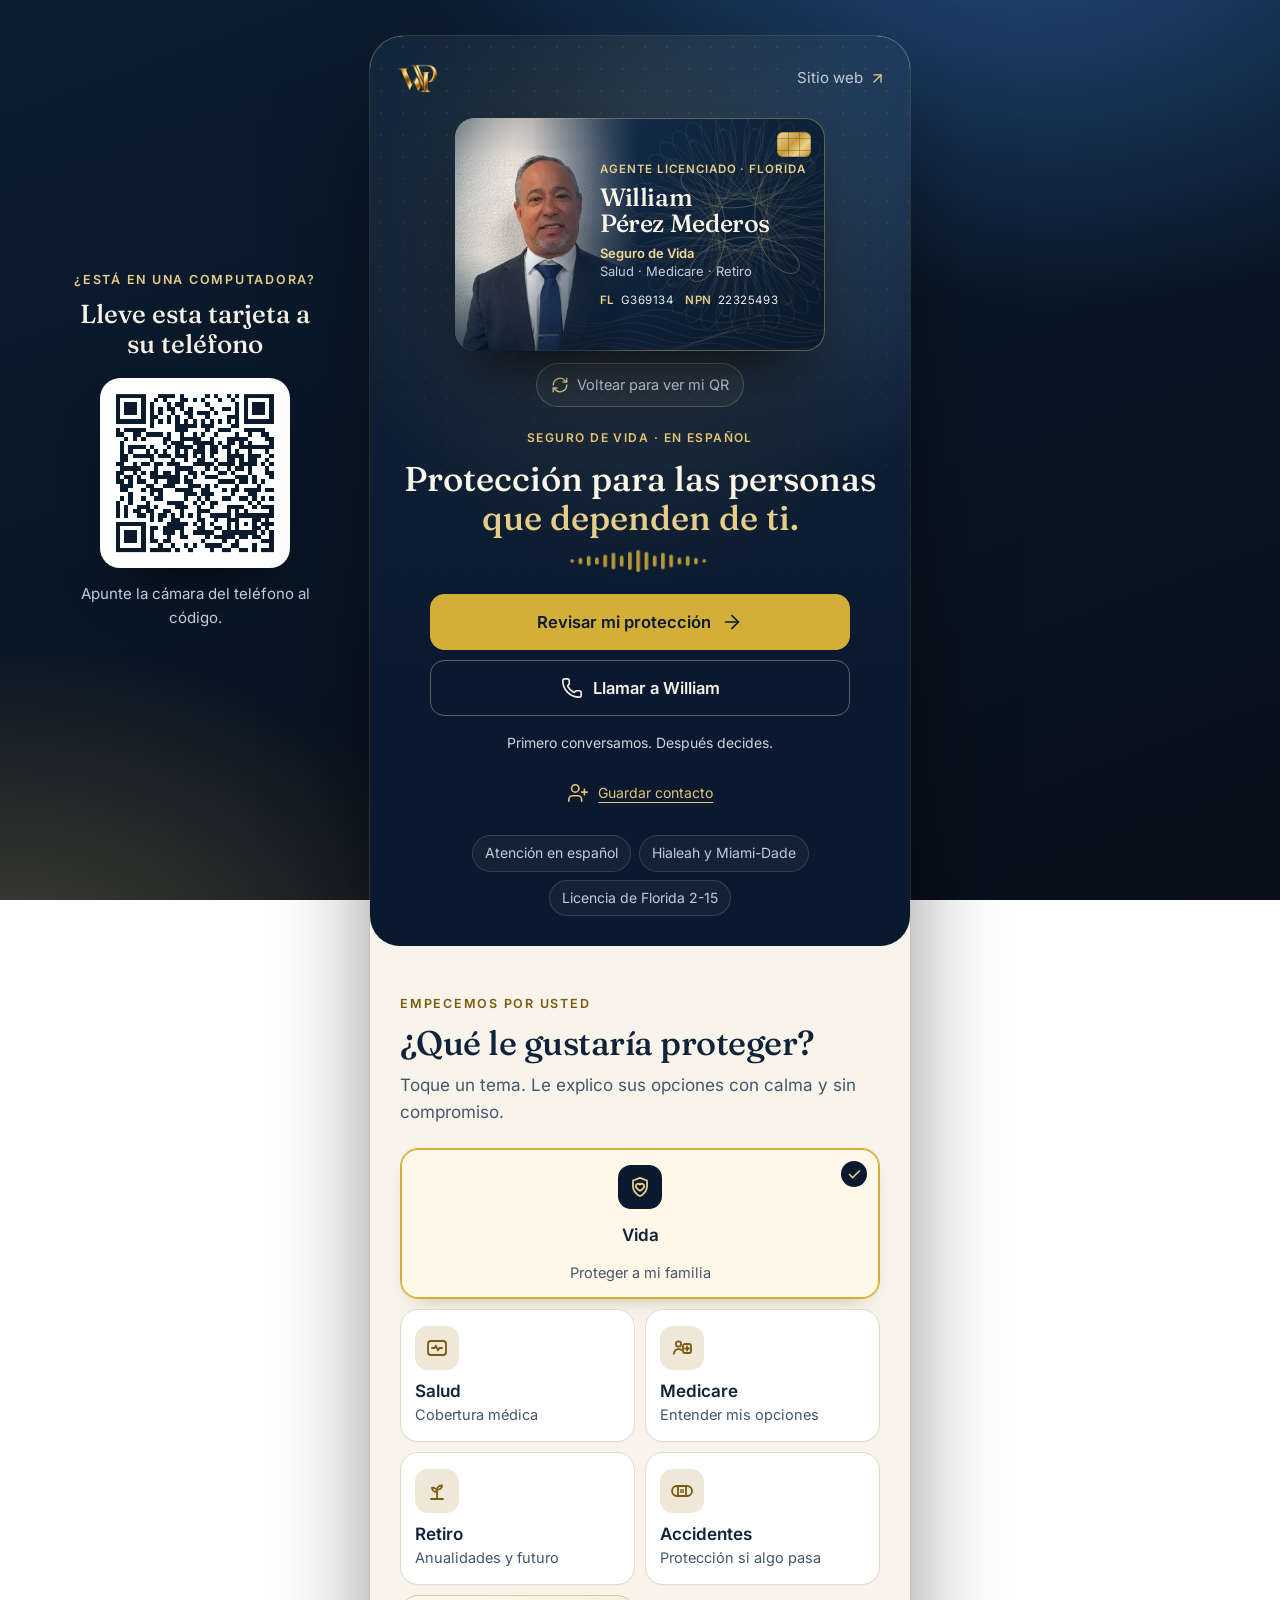
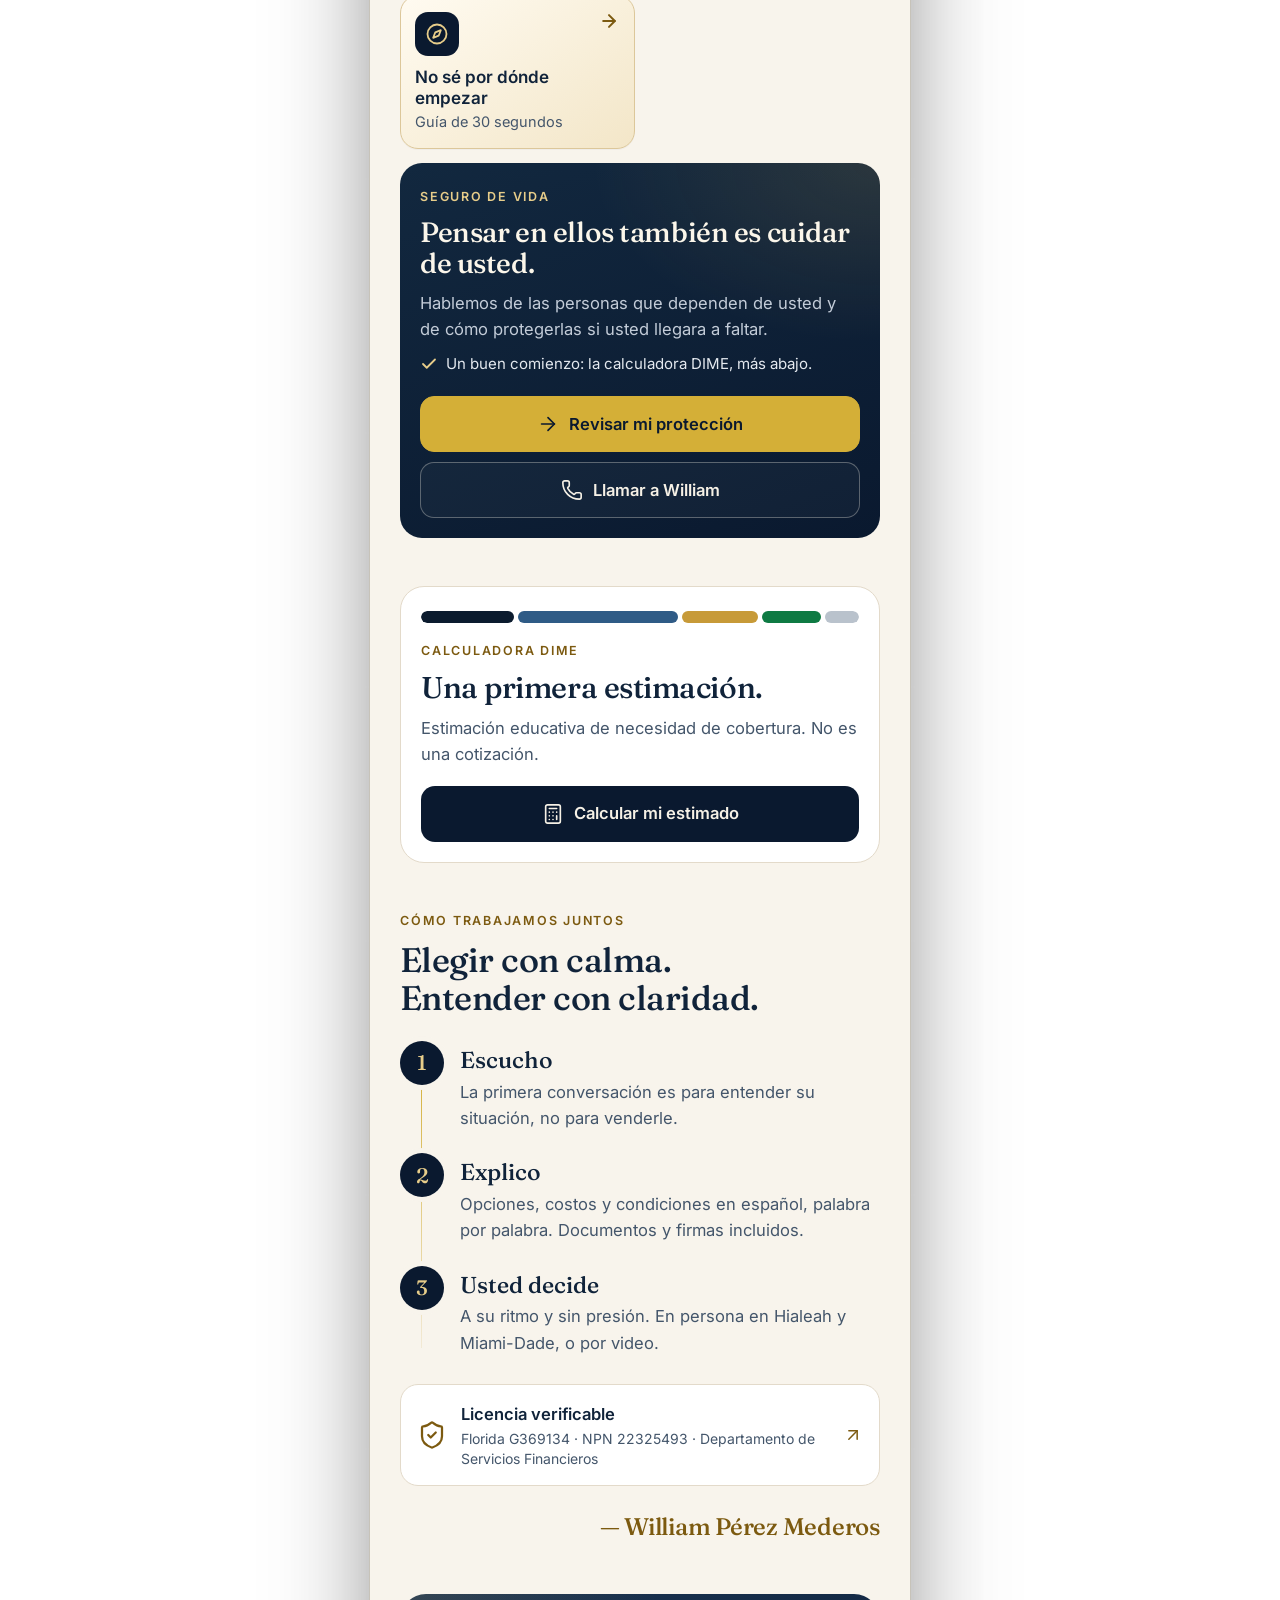
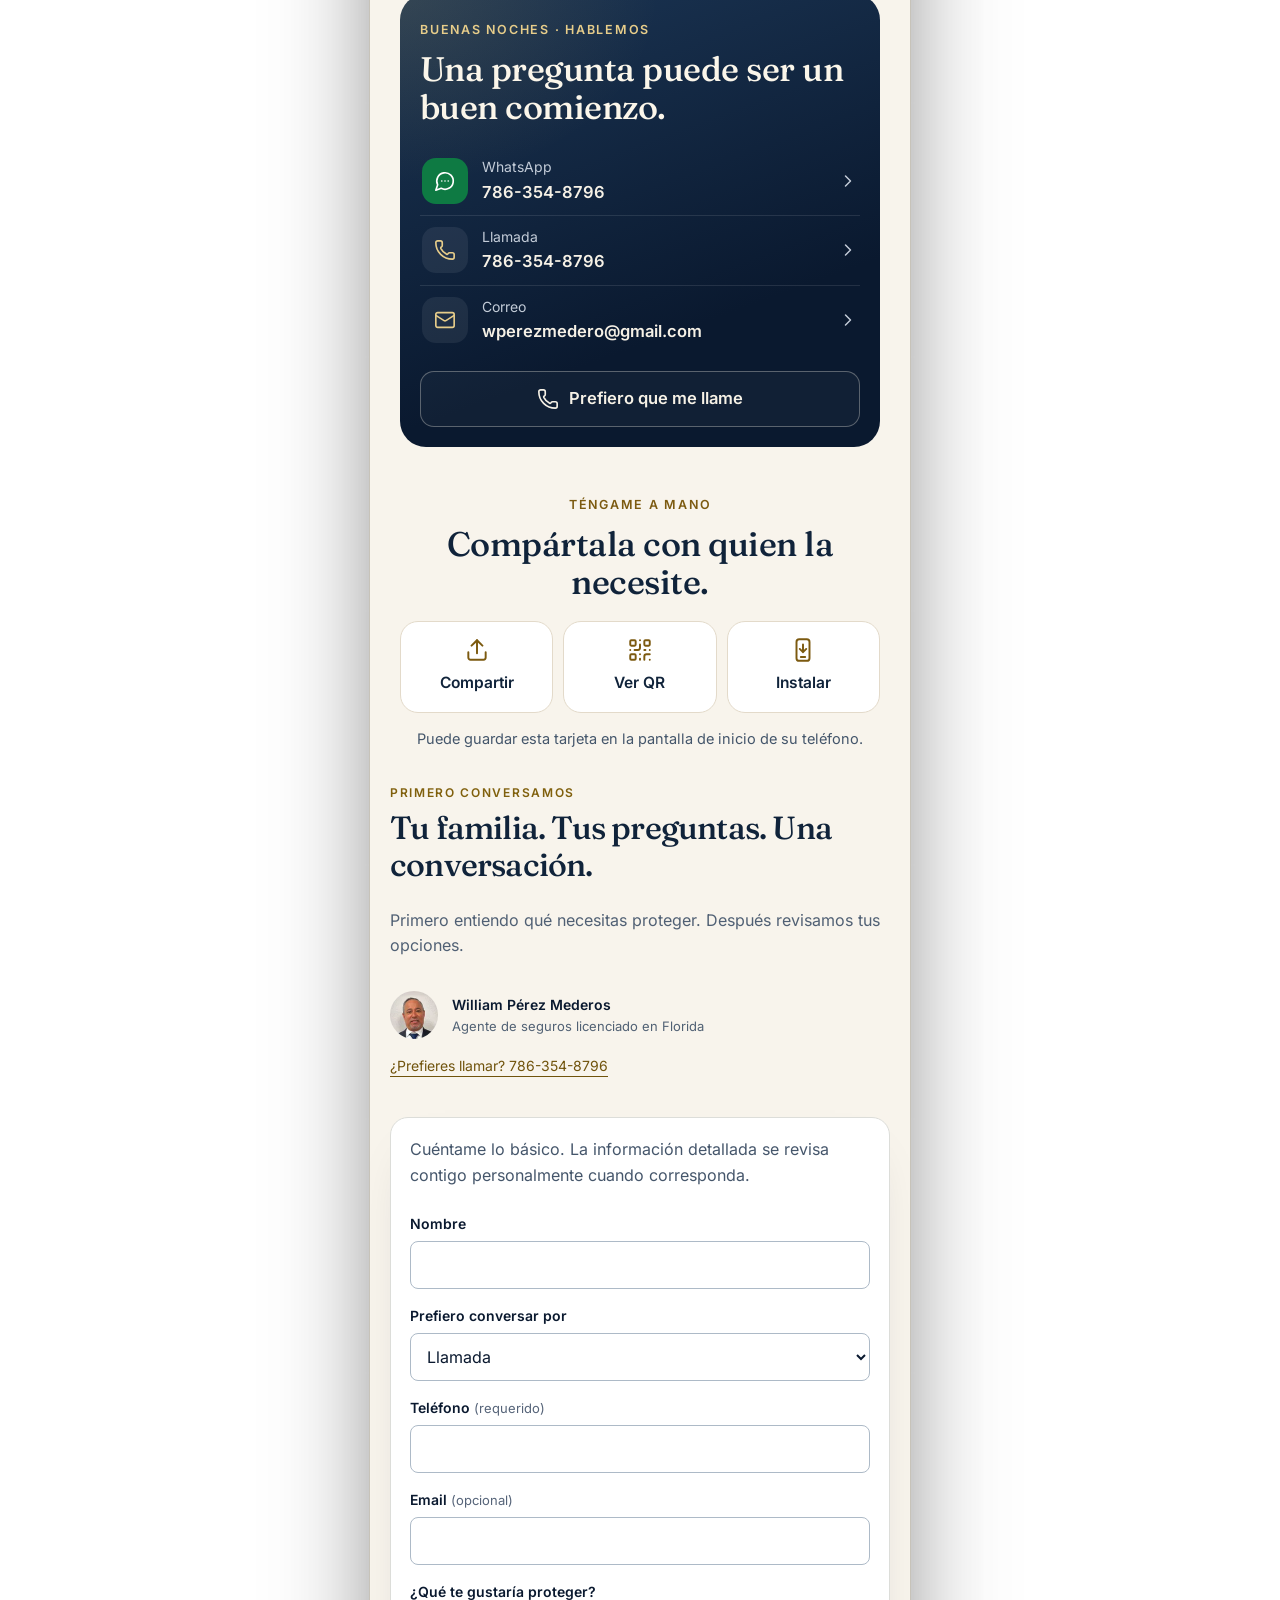
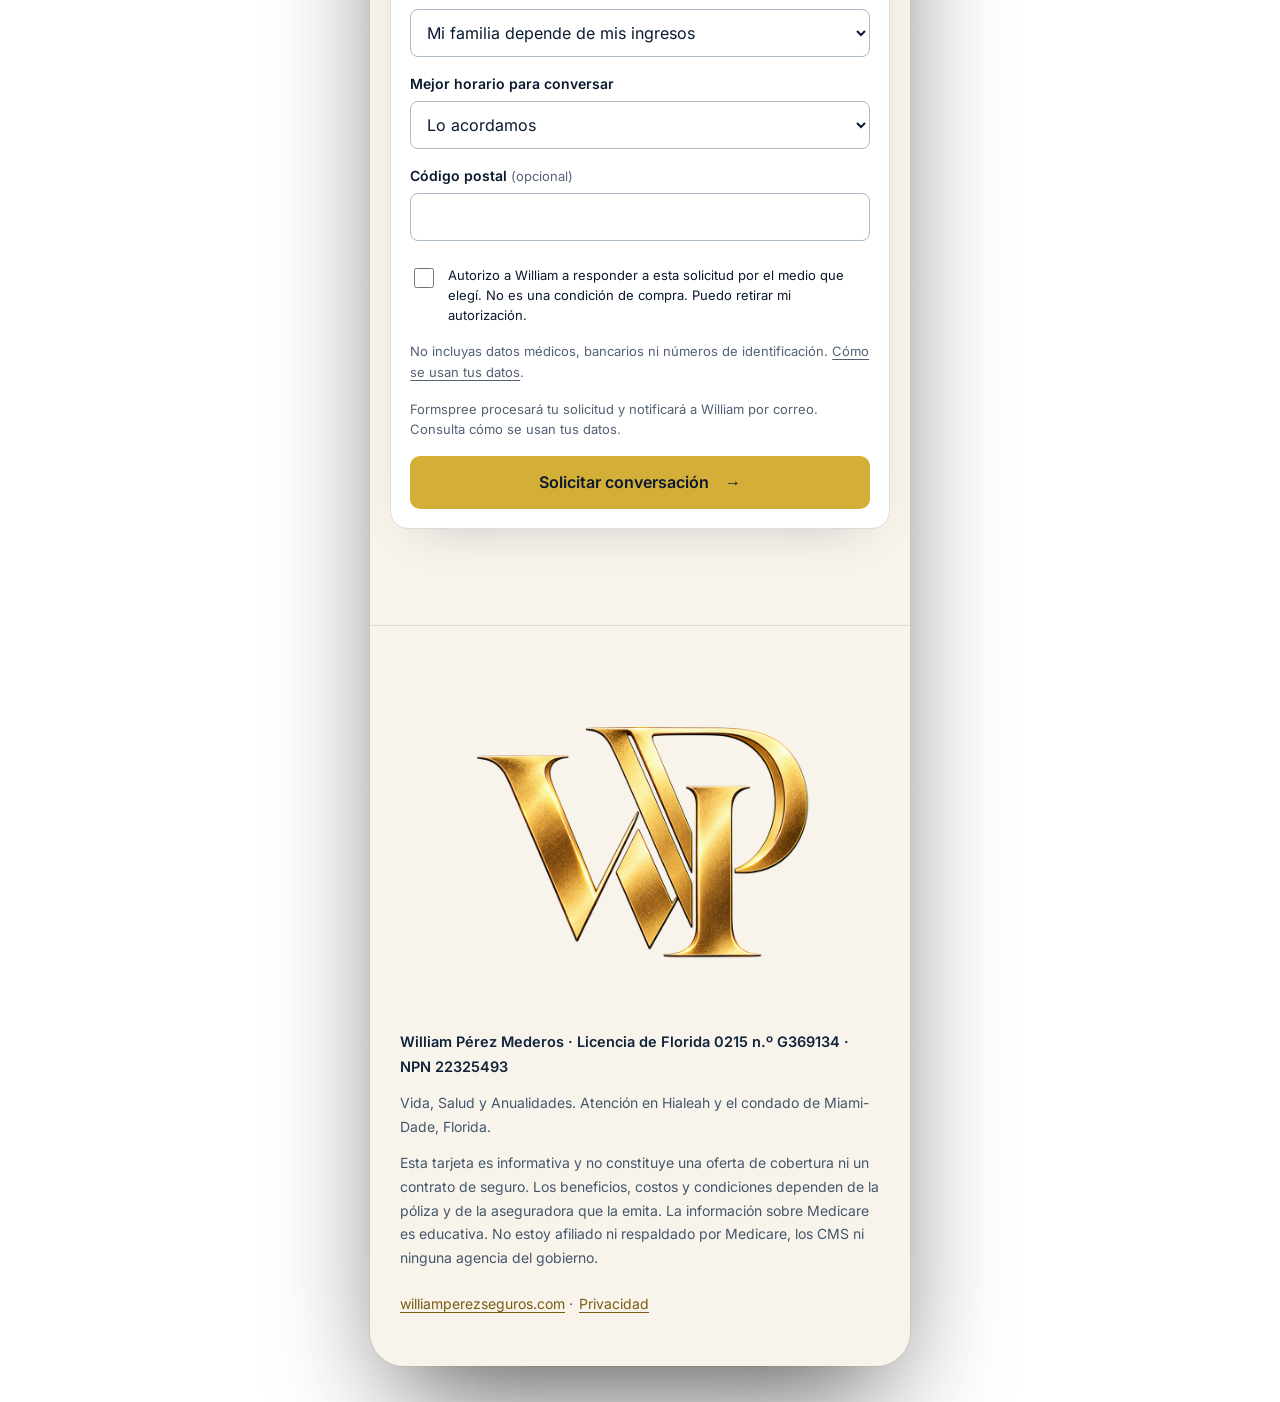
<file: tarjeta/index.html>
<!DOCTYPE html>
<html lang="es">
<head>
<meta charset="utf-8">
<meta name="viewport" content="width=device-width, initial-scale=1, viewport-fit=cover">
<title>William Pérez Mederos · Agente de seguros en Hialeah</title>
<meta name="description" content="Agente de seguros licenciado en Florida. Vida, salud, Medicare y anualidades explicados en español. Hialeah y Miami-Dade.">
<link rel="canonical" href="https://williamperezseguros.com/tarjeta/">
<meta name="theme-color" content="#0A192F">
<meta name="color-scheme" content="light">
<meta name="format-detection" content="telephone=no">

<meta property="og:type" content="profile">
<meta property="og:locale" content="es_US">
<meta property="og:site_name" content="William Pérez Seguros">
<meta property="og:url" content="https://williamperezseguros.com/tarjeta/">
<meta property="og:title" content="William Pérez Mederos · Agente de seguros">
<meta property="og:description" content="Protección para las personas que dependen de ti. Orientación en seguros de vida en español, en Florida.">
<meta property="og:image" content="https://williamperezseguros.com/tarjeta/assets/icon-512.png">
<meta property="og:image:width" content="512">
<meta property="og:image:height" content="512">
<meta property="og:image:alt" content="Retrato de William Pérez Mederos, agente de seguros licenciado en Florida">
<meta name="twitter:card" content="summary">

<meta name="mobile-web-app-capable" content="yes">
<meta name="apple-mobile-web-app-capable" content="yes">
<meta name="apple-mobile-web-app-title" content="William Pérez">
<meta name="apple-mobile-web-app-status-bar-style" content="black-translucent">
<link rel="manifest" href="app.webmanifest">
<link rel="icon" href="assets/favicon-48.png" sizes="48x48" type="image/png">
<link rel="apple-touch-icon" href="assets/icon-192.png">

<!-- Medición de visitas (opcional). Pegue aquí el token de Cloudflare Web Analytics para activarla. -->
<meta name="cf-beacon-token" content="">

<link rel="preload" href="assets/fraunces-500.woff2" as="font" type="font/woff2" crossorigin>
<link rel="preload" href="assets/inter-400.woff2" as="font" type="font/woff2" crossorigin>
<link rel="preload" href="assets/inter-600.woff2" as="font" type="font/woff2" crossorigin>
<link rel="stylesheet" href="../assets/css/growth.css">
<link rel="stylesheet" href="app.css?v=transparent-logo-20261001">
<script src="vendor/qrcode.min.js" defer></script>
<script src="../assets/js/growth-config.js" defer></script>
<script src="../assets/js/growth.js" defer></script>
<script src="app.js" defer></script>

<script type="application/ld+json">
{"@context":"https://schema.org","@type":"InsuranceAgency","name":"William Pérez Mederos · Agente de Seguros","url":"https://williamperezseguros.com/tarjeta/","image":"https://williamperezseguros.com/tarjeta/assets/icon-512.png","telephone":"+1-786-354-8796","email":"wperezmedero@gmail.com","areaServed":{"@type":"AdministrativeArea","name":"Miami-Dade County, Florida"},"address":{"@type":"PostalAddress","addressLocality":"Hialeah","addressRegion":"FL","addressCountry":"US"},"knowsLanguage":["es"],"slogan":"Primero escucho. Después propongo."}
</script>
</head>
<body>
<svg xmlns="http://www.w3.org/2000/svg" class="defs" aria-hidden="true"><defs>
<symbol id="i-vida" viewBox="0 0 24 24"><path d="M12 2.8 19 5.5v5.8c0 4.4-2.8 7.7-7 9.9-4.2-2.2-7-5.5-7-9.9V5.5z"/><path d="M11.5 15.6s-3.7-2.1-3.7-4.5a2.35 2.35 0 0 1 4.2-1.45 2.35 2.35 0 0 1 4.2 1.45c0 2.4-3.7 4.5-3.7 4.5"/></symbol>
<symbol id="i-salud" viewBox="0 0 24 24"><rect x="3" y="5" width="18" height="14" rx="3"/><path d="M7 12h2.6l1.2-2.4 2.2 4.8 1.3-2.4H17"/></symbol>
<symbol id="i-medicare" viewBox="0 0 24 24"><circle cx="8.5" cy="8" r="2.7"/><path d="M3.8 17.8c.6-3 2.2-4.7 4.7-4.7 1.1 0 2 .3 2.8.9"/><rect x="13" y="8" width="8" height="9" rx="2"/><path d="M17 10.5v4M15 12.5h4"/></symbol>
<symbol id="i-retiro" viewBox="0 0 24 24"><path d="M12 20v-7"/><path d="M12 13c-2.8 0-5-1.8-5-4.3 2.8 0 5 1.8 5 4.3Z"/><path d="M12 10.8c2.8 0 5-1.8 5-4.3-2.8 0-5 1.8-5 4.3Z"/><path d="M6 20h12"/></symbol>
<symbol id="i-accidentes" viewBox="0 0 24 24"><rect x="2" y="7" width="20" height="10" rx="5"/><path d="M8 7v10M16 7v10"/><path d="M11 11h.01M13 11h.01M11 13h.01M13 13h.01"/></symbol>
<symbol id="i-brujula" viewBox="0 0 24 24"><circle cx="12" cy="12" r="9.5"/><path d="m15.8 8.2-2.1 5.5-5.5 2.1 2.1-5.5z"/></symbol>
<symbol id="i-wa" viewBox="0 0 24 24"><path d="M7.9 20A9 9 0 1 0 4 16.1L2 22Z"/><path d="M8.5 12h.01M12 12h.01M15.5 12h.01"/></symbol>
<symbol id="i-phone" viewBox="0 0 24 24"><path d="M13.8 16.6a1 1 0 0 0 1.2-.3l.4-.5A2 2 0 0 1 17 15h3a2 2 0 0 1 2 2v3a2 2 0 0 1-2 2A18 18 0 0 1 2 4a2 2 0 0 1 2-2h3a2 2 0 0 1 2 2v3a2 2 0 0 1-.8 1.6l-.5.4a1 1 0 0 0-.3 1.2 14 14 0 0 0 6.4 6.4"/></symbol>
<symbol id="i-mail" viewBox="0 0 24 24"><path d="m22 7-9 5.7a2 2 0 0 1-2 0L2 7"/><rect x="2" y="4" width="20" height="16" rx="2"/></symbol>
<symbol id="i-userplus" viewBox="0 0 24 24"><path d="M16 21v-2a4 4 0 0 0-4-4H6a4 4 0 0 0-4 4v2"/><circle cx="9" cy="7" r="4"/><path d="M19 8v6M22 11h-6"/></symbol>
<symbol id="i-share" viewBox="0 0 24 24"><path d="M12 3v12"/><path d="m7 8 5-5 5 5"/><path d="M20 14v5a2 2 0 0 1-2 2H6a2 2 0 0 1-2-2v-5"/></symbol>
<symbol id="i-qr" viewBox="0 0 24 24"><rect width="5" height="5" x="3" y="3" rx="1"/><rect width="5" height="5" x="16" y="3" rx="1"/><rect width="5" height="5" x="3" y="16" rx="1"/><path d="M21 16h-3a2 2 0 0 0-2 2v3M21 21v.01M12 7v3a2 2 0 0 1-2 2H7M3 12h.01M12 3h.01M12 16v.01M16 12h1M21 12v.01M12 21v-1"/></symbol>
<symbol id="i-flip" viewBox="0 0 24 24"><path d="M3 12a9 9 0 0 1 15.3-6.4L21 8"/><path d="M21 3v5h-5"/><path d="M21 12a9 9 0 0 1-15.3 6.4L3 16"/><path d="M3 21v-5h5"/></symbol>
<symbol id="i-calc" viewBox="0 0 24 24"><rect width="16" height="20" x="4" y="2" rx="2"/><path d="M8 6h8M16 14v4M16 10h.01M12 10h.01M8 10h.01M12 14h.01M8 14h.01M12 18h.01M8 18h.01"/></symbol>
<symbol id="i-right" viewBox="0 0 24 24"><path d="M5 12h14"/><path d="m12 5 7 7-7 7"/></symbol>
<symbol id="i-left" viewBox="0 0 24 24"><path d="M19 12H5"/><path d="m12 19-7-7 7-7"/></symbol>
<symbol id="i-chev" viewBox="0 0 24 24"><path d="m9 18 6-6-6-6"/></symbol>
<symbol id="i-arrow" viewBox="0 0 24 24"><path d="M7 7h10v10"/><path d="M7 17 17 7"/></symbol>
<symbol id="i-close" viewBox="0 0 24 24"><path d="M18 6 6 18M6 6l12 12"/></symbol>
<symbol id="i-check" viewBox="0 0 24 24"><path d="M20 6 9 17l-5-5"/></symbol>
<symbol id="i-download" viewBox="0 0 24 24"><path d="M12 15V3"/><path d="M21 15v4a2 2 0 0 1-2 2H5a2 2 0 0 1-2-2v-4"/><path d="m7 10 5 5 5-5"/></symbol>
<symbol id="i-copy" viewBox="0 0 24 24"><rect width="14" height="14" x="8" y="8" rx="2"/><path d="M4 16a2 2 0 0 1-2-2V4a2 2 0 0 1 2-2h10a2 2 0 0 1 2 2"/></symbol>
<symbol id="i-mic" viewBox="0 0 24 24"><path d="M12 19v3"/><path d="M19 10v2a7 7 0 0 1-14 0v-2"/><rect x="9" y="2" width="6" height="13" rx="3"/></symbol>
<symbol id="i-shield" viewBox="0 0 24 24"><path d="M20 13c0 5-3.5 7.5-7.7 9a1 1 0 0 1-.6 0C7.5 20.5 4 18 4 13V6a1 1 0 0 1 1-1c2 0 4.5-1.2 6.2-2.7a1.2 1.2 0 0 1 1.6 0C14.5 3.8 17 5 19 5a1 1 0 0 1 1 1z"/><path d="m9 12 2 2 4-4"/></symbol>
<symbol id="i-lock" viewBox="0 0 24 24"><rect x="3" y="10" width="18" height="12" rx="2"/><path d="M7 10V7a5 5 0 0 1 10 0v3"/></symbol>
<symbol id="i-install" viewBox="0 0 24 24"><rect x="6" y="2" width="12" height="20" rx="2.5"/><path d="M12 7v7M9 11l3 3 3-3M10 18.5h4"/></symbol>
<symbol id="i-message" viewBox="0 0 24 24"><path d="M21 15a2 2 0 0 1-2 2H7l-4 4V5a2 2 0 0 1 2-2h14a2 2 0 0 1 2 2z"/></symbol>
<symbol id="i-sparkle" viewBox="0 0 24 24"><path d="M12 3l1.8 5.2L19 10l-5.2 1.8L12 17l-1.8-5.2L5 10l5.2-1.8z"/><path d="M19 15l.8 2.2L22 18l-2.2.8L19 21l-.8-2.2L16 18l2.2-.8z"/></symbol>
<symbol id="i-nfc" viewBox="0 0 24 24"><path d="M6 8.3a7.4 7.4 0 0 1 0 7.4M9.5 6.2a11.8 11.8 0 0 1 0 11.6M12.9 4.1a15.9 15.9 0 0 1 0 15.8M16.4 2a20.2 20.2 0 0 1 0 20"/></symbol>
</defs></svg>

<a class="skip" href="#temas">Saltar al contenido</a>
<div class="offline" id="offline" role="status" hidden>Está sin conexión. La tarjeta y la calculadora siguen disponibles; para enviar mensajes necesita conexión.</div>

<aside class="desk-qr" aria-label="Llevar la tarjeta al teléfono">
  <p class="eyebrow">¿Está en una computadora?</p>
  <p class="desk-qr-title">Lleve esta tarjeta a su teléfono</p>
  <div class="desk-qr-code" id="deskQr" role="img" aria-label="Código QR de la tarjeta"></div>
  <p class="desk-qr-note">Apunte la cámara del teléfono al código.</p>
</aside>

<div class="page">
<header class="hero" id="hero">
  <div class="hero-top">
    <span class="wp-brand-mark" aria-hidden="true"><img src="../assets/brand/wp-card-transparent-768.webp" alt="" width="768" height="768" decoding="async"></span>
    <a class="site-link" href="../">Sitio web <svg class="i" aria-hidden="true"><use href="#i-arrow"/></svg></a>
  </div>

  <div class="card-stage">
    <div class="card3d" id="card3d">
      <div class="face front" id="cardFront">
        <svg class="guilloche" id="guilloche" aria-hidden="true" viewBox="0 0 340 214" preserveAspectRatio="xMidYMid slice"></svg>
        <div class="front-photo"><img src="assets/foto.webp" srcset="assets/foto-360.webp 360w, assets/foto.webp 720w" sizes="200px" width="720" height="900" alt="William Pérez Mederos" fetchpriority="high"></div>
        <div class="front-body">
          <span class="chip-foil" aria-hidden="true"></span>
          <p class="front-kicker">Agente licenciado · Florida</p>
          <h1 class="front-name">William <span>Pérez Mederos</span></h1>
          <p class="front-lines"><strong>Seguro de Vida</strong><br>Salud · Medicare · Retiro</p>
          <p class="front-lic"><span>FL</span> G369134 <span>NPN</span> 22325493</p>
        </div>
      </div>
      <div class="face back" id="cardBack" aria-hidden="true">
        <svg class="guilloche guilloche-back" id="guillocheBack" aria-hidden="true" viewBox="0 0 340 214" preserveAspectRatio="xMidYMid slice"></svg>
        <div class="back-qr"><div id="backQr" role="img" aria-label="Código QR para abrir esta tarjeta"></div></div>
        <div class="back-body">
          <p class="front-kicker">Escanee aquí</p>
          <p class="back-title">Mi tarjeta, en un escaneo.</p>
          <p class="back-url">williamperezseguros.com<br>/tarjeta · 786-354-8796</p>
        </div>
      </div>
    </div>
    <button class="flip" id="flip" aria-pressed="false" aria-controls="card3d"><svg class="i" aria-hidden="true"><use href="#i-flip"/></svg><span id="flipLabel">Voltear para ver mi QR</span></button>
  </div>

  <div class="motto growth-card-motto">
    <p class="eyebrow">Seguro de Vida · En español</p>
    <p>Protección para las personas<br><em>que dependen de ti.</em></p>
    <svg class="wave" viewBox="0 0 160 24" aria-hidden="true"><g id="waveBars"></g></svg>
  </div>
  <div class="actions">
    <a class="btn gold" href="#conversacion" data-growth-event="review_protection">Revisar mi protección <svg class="i" aria-hidden="true"><use href="#i-right"/></svg></a>
    <a class="btn ghost" href="tel:+17863548796" data-call="hero" data-growth-event="talk_william"><svg class="i" aria-hidden="true"><use href="#i-phone"/></svg>Llamar a William</a>
    <p class="growth-card-micro">Primero conversamos. Después decides.</p>
    <a class="growth-card-save" href="william-perez-mederos.vcf" id="guardar"><svg class="i" aria-hidden="true"><use href="#i-userplus"/></svg>Guardar contacto</a>
  </div>

  <ul class="badges">
    <li>Atención en español</li>
    <li>Hialeah y Miami-Dade</li>
    <li>Licencia de Florida 2-15</li>
  </ul>
</header>

<main>
<section class="sec" id="temas" tabindex="-1" aria-labelledby="temasTitle">
  <p class="eyebrow">Empecemos por usted</p>
  <h2 id="temasTitle">¿Qué le gustaría proteger?</h2>
  <p class="lead">Toque un tema. Le explico sus opciones con calma y sin compromiso.</p>

  <div class="tiles" role="group" aria-label="Temas">
    <button class="tile" data-service="vida" aria-pressed="false" aria-controls="panel"><span class="tile-ic"><svg class="i" aria-hidden="true"><use href="#i-vida"/></svg></span><strong>Vida</strong><small>Proteger a mi familia</small><span class="tick" aria-hidden="true"><svg class="i"><use href="#i-check"/></svg></span></button>
    <button class="tile" data-service="salud" aria-pressed="false" aria-controls="panel"><span class="tile-ic"><svg class="i" aria-hidden="true"><use href="#i-salud"/></svg></span><strong>Salud</strong><small>Cobertura médica</small><span class="tick" aria-hidden="true"><svg class="i"><use href="#i-check"/></svg></span></button>
    <button class="tile" data-service="medicare" aria-pressed="false" aria-controls="panel"><span class="tile-ic"><svg class="i" aria-hidden="true"><use href="#i-medicare"/></svg></span><strong>Medicare</strong><small>Entender mis opciones</small><span class="tick" aria-hidden="true"><svg class="i"><use href="#i-check"/></svg></span></button>
    <button class="tile" data-service="retiro" aria-pressed="false" aria-controls="panel"><span class="tile-ic"><svg class="i" aria-hidden="true"><use href="#i-retiro"/></svg></span><strong>Retiro</strong><small>Anualidades y futuro</small><span class="tick" aria-hidden="true"><svg class="i"><use href="#i-check"/></svg></span></button>
    <button class="tile" data-service="accidentes" aria-pressed="false" aria-controls="panel"><span class="tile-ic"><svg class="i" aria-hidden="true"><use href="#i-accidentes"/></svg></span><strong>Accidentes</strong><small>Protección si algo pasa</small><span class="tick" aria-hidden="true"><svg class="i"><use href="#i-check"/></svg></span></button>
    <button class="tile tile-guide" data-open-guide><span class="tile-ic"><svg class="i" aria-hidden="true"><use href="#i-brujula"/></svg></span><strong>No sé por dónde empezar</strong><small>Guía de 30 segundos</small><span class="tick tick-go" aria-hidden="true"><svg class="i"><use href="#i-right"/></svg></span></button>
  </div>

  <div class="panel" id="panel">
    <div class="panel-copy" aria-live="polite" aria-atomic="true">
      <p class="eyebrow" id="pLabel">Orientación personal</p>
      <h3 id="pTitle">Una conversación clara, sin compromiso.</h3>
      <p id="pText">Cuénteme su situación y le explico qué opciones tiene sentido revisar, en español y a su ritmo.</p>
      <p class="panel-note" id="pNote"><svg class="i" aria-hidden="true"><use href="#i-check"/></svg><span>La primera conversación no cuesta nada.</span></p>
    </div>
    <div class="panel-actions">
      <a class="btn gold" id="pWa" href="#conversacion" data-growth-event="review_protection"><svg class="i" aria-hidden="true"><use href="#i-right"/></svg><span id="pWaLabel">Revisar mi protección</span></a>
      <a class="btn ghost-light" href="tel:+17863548796"><svg class="i" aria-hidden="true"><use href="#i-phone"/></svg>Llamar a William</a>
    </div>
  </div>
</section>

<section class="sec" aria-labelledby="dimeTitle">
  <div class="dime">
    <div class="dime-art" aria-hidden="true">
      <span style="--w:22%"></span><span style="--w:38%"></span><span style="--w:18%"></span><span style="--w:14%"></span><span style="--w:8%"></span>
    </div>
    <p class="eyebrow">Calculadora DIME</p>
    <h2 id="dimeTitle">Una primera estimación.</h2>
    <p>Estimación educativa de necesidad de cobertura. No es una cotización.</p>
    <button class="btn navy" id="openCalc"><svg class="i" aria-hidden="true"><use href="#i-calc"/></svg>Calcular mi estimado</button>
  </div>
</section>

<section class="sec" aria-labelledby="pasosTitle">
  <p class="eyebrow">Cómo trabajamos juntos</p>
  <h2 id="pasosTitle">Elegir con calma.<br>Entender con claridad.</h2>
  <ol class="steps">
    <li><span class="num">1</span><div><b>Escucho</b><span>La primera conversación es para entender su situación, no para venderle.</span></div></li>
    <li><span class="num">2</span><div><b>Explico</b><span>Opciones, costos y condiciones en español, palabra por palabra. Documentos y firmas incluidos.</span></div></li>
    <li><span class="num">3</span><div><b>Usted decide</b><span>A su ritmo y sin presión. En persona en Hialeah y Miami-Dade, o por video.</span></div></li>
  </ol>
  <a class="verify" href="https://licenseesearch.fldfs.com/" target="_blank" rel="noopener noreferrer">
    <svg class="i" aria-hidden="true"><use href="#i-shield"/></svg>
    <span><b>Licencia verificable</b><small>Florida G369134 · NPN 22325493 · Departamento de Servicios Financieros</small></span>
    <svg class="i go" aria-hidden="true"><use href="#i-arrow"/></svg>
  </a>
  <p class="signature">William Pérez Mederos</p>
</section>

<section class="sec" aria-labelledby="contactoTitle">
  <div class="contact">
    <p class="eyebrow" id="greeting">La conversación empieza aquí</p>
    <h2 id="contactoTitle">Una pregunta puede ser un buen comienzo.</h2>
    <ul class="rows">
      <li><a href="https://wa.me/17863548796" data-wa="context" data-placement="contacto"><span class="row-ic wa-ic"><svg class="i" aria-hidden="true"><use href="#i-wa"/></svg></span><span><small>WhatsApp</small><b>786-354-8796</b></span><svg class="i chev" aria-hidden="true"><use href="#i-chev"/></svg></a></li>
      <li><a href="tel:+17863548796" data-call="contacto"><span class="row-ic"><svg class="i" aria-hidden="true"><use href="#i-phone"/></svg></span><span><small>Llamada</small><b>786-354-8796</b></span><svg class="i chev" aria-hidden="true"><use href="#i-chev"/></svg></a></li>
      <li><a href="mailto:wperezmedero@gmail.com?subject=Consulta%20desde%20su%20tarjeta%20digital"><span class="row-ic"><svg class="i" aria-hidden="true"><use href="#i-mail"/></svg></span><span><small>Correo</small><b>wperezmedero<wbr>@gmail.com</b></span><svg class="i chev" aria-hidden="true"><use href="#i-chev"/></svg></a></li>
    </ul>
    <button class="btn ghost-light full" data-callback><svg class="i" aria-hidden="true"><use href="#i-phone"/></svg>Prefiero que me llame</button>
  </div>
</section>

<section class="sec keep" aria-labelledby="keepTitle">
  <p class="eyebrow">Téngame a mano</p>
  <h2 id="keepTitle">Compártala con quien la necesite.</h2>
  <div class="keep-grid">
    <button class="keep-btn" id="compartir"><svg class="i" aria-hidden="true"><use href="#i-share"/></svg>Compartir</button>
    <button class="keep-btn" data-show-qr><svg class="i" aria-hidden="true"><use href="#i-qr"/></svg>Ver QR</button>
    <button class="keep-btn" id="install"><svg class="i" aria-hidden="true"><use href="#i-install"/></svg>Instalar</button>
  </div>
  <p class="pwa-status" id="pwaStatus">Puede guardar esta tarjeta en la pantalla de inicio de su teléfono.</p>
  <button class="text-btn" id="nfc" hidden><svg class="i" aria-hidden="true"><use href="#i-nfc"/></svg>Grabar tarjeta NFC</button>
</section>
<section class="sec growth-contact" id="conversacion" aria-labelledby="card-contact-title"><div class="growth-card-contact"><div class="growth-contact-copy"><p class="eyebrow">Primero conversamos</p><h2 id="card-contact-title">Tu familia. Tus preguntas. Una conversación.</h2><p>Primero entiendo qué necesitas proteger. Después revisamos tus opciones.</p><div class="growth-agent"><img src="assets/avatar-96.webp" width="48" height="48" alt=""><p><b>William Pérez Mederos</b><span>Agente de seguros licenciado en Florida</span></p></div><a class="growth-text-link" href="tel:+17863548796" data-growth-event="talk_william">¿Prefieres llamar? 786-354-8796</a></div><form class="growth-form" data-lead-form novalidate>
      <p class="growth-form-intro">Cuéntame lo básico. La información detallada se revisa contigo personalmente cuando corresponda.</p>
      <div class="growth-fields">
        <div><label for="card-nombre">Nombre</label><input id="card-nombre" name="nombre" autocomplete="given-name" required maxlength="80"></div>
        <div><label for="card-preferencia">Prefiero conversar por</label><select id="card-preferencia" name="preferencia"><option value="llamada">Llamada</option><option value="email">Email</option></select></div>
        <div><label for="card-telefono">Teléfono <span data-phone-hint>(requerido)</span></label><input id="card-telefono" name="telefono" type="tel" autocomplete="tel" inputmode="tel" maxlength="25" required></div>
        <div><label for="card-email">Email <span data-email-hint>(opcional)</span></label><input id="card-email" name="email" type="email" autocomplete="email" maxlength="150"></div>
        <div class="growth-wide"><label for="card-interes">¿Qué te gustaría proteger?</label><select id="card-interes" name="interes"><option value="familia">Mi familia depende de mis ingresos</option><option value="deudas">Tengo hipoteca o deudas</option><option value="legado">Quiero dejar protección a mis seres queridos</option><option value="permanente">Me interesa protección permanente</option><option value="estimado">Quiero entender cuánto seguro podría necesitar</option><option value="orientacion">No sé por dónde empezar</option><option value="salud">Quiero orientación sobre Salud</option><option value="medicare">Quiero orientación sobre Medicare</option><option value="retiro">Quiero orientación sobre Retiro / Anualidades</option></select></div>
        <div><label for="card-horario">Mejor horario para conversar</label><select id="card-horario" name="horario"><option value="por-acordar">Lo acordamos</option><option value="manana">Mañana</option><option value="tarde">Tarde</option><option value="noche">Noche</option></select></div>
        <div><label for="card-postal">Código postal <span>(opcional)</span></label><input id="card-postal" name="postal" inputmode="numeric" autocomplete="postal-code" maxlength="5" pattern="[0-9]{5}"></div>
      </div>
      <label class="growth-consent"><input type="checkbox" name="consentimiento" required><span>Autorizo a William a responder a esta solicitud por el medio que elegí. No es una condición de compra. Puedo retirar mi autorización.</span></label>
      <p class="growth-privacy">No incluyas datos médicos, bancarios ni números de identificación. <a href="../privacidad.html?v=20261125">Cómo se usan tus datos</a>.</p>
      <p class="growth-delivery" data-delivery>La solicitud se prepara en tu dispositivo. Después podrás enviarla desde tu correo.</p>
      <button class="growth-primary" type="submit" disabled>Solicitar conversación <span aria-hidden="true">→</span></button>
      <p class="growth-status" role="status" aria-live="polite" tabindex="-1" data-form-status></p>
      <div class="growth-handoff" data-handoff hidden><p>Tu solicitud está preparada; todavía no se ha enviado. Abre tu correo y pulsa Enviar para que William la reciba.</p><a class="growth-primary" data-email-send>Abrir mi correo y enviar</a><p>También puedes llamar al <a href="tel:+17863548796">786-354-8796</a>.</p></div>
      <noscript><p>Para conversar, llama al <a href="tel:+17863548796">786-354-8796</a> o escribe a <a href="mailto:wperezmedero@gmail.com">wperezmedero@gmail.com</a>.</p></noscript>
    </form></div></section>
</main>

<footer class="foot">
<img class="wp-brand-signature" src="../assets/brand/wp-card-transparent-768.webp" alt="William Pérez Mederos, agente de seguros licenciado. Vida, salud y retiro. Protección para tu familia. Confianza para tu futuro." width="768" height="768" loading="lazy" decoding="async">
  <p class="lic">William Pérez Mederos · Licencia de Florida 0215 n.º G369134 · NPN 22325493</p>
  <p>Vida, Salud y Anualidades. Atención en Hialeah y el condado de Miami-Dade, Florida.</p>
  <p>Esta tarjeta es informativa y no constituye una oferta de cobertura ni un contrato de seguro. Los beneficios, costos y condiciones dependen de la póliza y de la aseguradora que la emita. La información sobre Medicare es educativa. No estoy afiliado ni respaldado por Medicare, los CMS ni ninguna agencia del gobierno.</p>
  <p class="foot-links"><a href="../">williamperezseguros.com</a> · <button class="inline-btn" data-open="privacy">Privacidad</button></p>
</footer>
</div>

<nav class="dock" id="dock" aria-label="Contacto rápido" hidden>
  <img src="assets/avatar-96.webp" width="44" height="44" alt="">
  <span class="dock-txt">William<small id="dockContext">Hablemos</small></span>
  <a class="dock-call" href="tel:+17863548796" data-call="dock"><svg class="i" aria-hidden="true"><use href="#i-phone"/></svg><span class="sr">Llamar a William</span></a>
  <a class="btn gold dock-wa" href="#conversacion" data-growth-event="review_protection">Revisar mi protección</a>
</nav>

<!-- Guía de 30 segundos -->
<dialog class="sheet" id="guide" aria-labelledby="guideTitle">
  <button class="x" data-close><svg class="i" aria-hidden="true"><use href="#i-close"/></svg><span class="sr">Cerrar guía</span></button>
  <div class="sheet-in">
    <p class="eyebrow">Guía de 30 segundos</p>
    <h2 id="guideTitle">Encontremos por dónde empezar.</h2>
    <div class="dots" aria-hidden="true"><span></span><span></span><span></span></div>
    <p class="step-count" id="gCount" aria-live="polite">Pregunta 1 de 3</p>
    <div id="gSteps">
      <fieldset class="gstep" data-step="0">
        <legend>¿Quién depende de usted?</legend>
        <p class="hint">Puede elegir varias.</p>
        <div class="opts">
          <label class="opt"><input type="checkbox" name="dep" value="pareja"><span>Mi pareja</span></label>
          <label class="opt"><input type="checkbox" name="dep" value="hijos"><span>Mis hijos</span></label>
          <label class="opt"><input type="checkbox" name="dep" value="padres"><span>Mis padres</span></label>
          <label class="opt"><input type="checkbox" name="dep" value="nadie"><span>Solo yo</span></label>
        </div>
      </fieldset>
      <fieldset class="gstep" data-step="1" hidden>
        <legend>¿Tiene 65 años o los cumple pronto?</legend>
        <p class="hint">Es la edad habitual para Medicare.</p>
        <div class="opts">
          <label class="opt"><input type="radio" name="edad" value="si"><span>Sí</span></label>
          <label class="opt"><input type="radio" name="edad" value="pronto"><span>En los próximos 2 años</span></label>
          <label class="opt"><input type="radio" name="edad" value="no"><span>No todavía</span></label>
        </div>
      </fieldset>
      <fieldset class="gstep" data-step="2" hidden>
        <legend>¿Qué le preocupa más hoy?</legend>
        <p class="hint">Puede elegir varias.</p>
        <div class="opts">
          <label class="opt"><input type="checkbox" name="preo" value="vida"><span>Que a mi familia le falte si me pasa algo</span></label>
          <label class="opt"><input type="checkbox" name="preo" value="salud"><span>Los gastos médicos</span></label>
          <label class="opt"><input type="checkbox" name="preo" value="retiro"><span>Mi retiro</span></label>
          <label class="opt"><input type="checkbox" name="preo" value="accidentes"><span>Un accidente</span></label>
        </div>
      </fieldset>
      <div class="gresult" data-step="3" hidden>
        <p class="result-kicker"><svg class="i" aria-hidden="true"><use href="#i-sparkle"/></svg>Temas que conviene conversar</p>
        <ul class="result-list" id="gList"></ul>
        <p class="fine">Es una guía para iniciar la conversación, no una recomendación de productos. No se guarda ninguna respuesta.</p>
        <a class="btn gold full" id="gWa" href="#conversacion" data-growth-event="review_protection">Conversar con William</a>
      </div>
    </div>
    <div class="gnav">
      <button class="btn outline" id="gBack" hidden><svg class="i" aria-hidden="true"><use href="#i-left"/></svg>Atrás</button>
      <button class="btn navy" id="gNext">Siguiente<svg class="i" aria-hidden="true"><use href="#i-right"/></svg></button>
    </div>
  </div>
</dialog>

<!-- Calculadora DIME -->
<dialog class="sheet" id="calc" aria-labelledby="calcTitle">
  <button class="x" data-close><svg class="i" aria-hidden="true"><use href="#i-close"/></svg><span class="sr">Cerrar calculadora</span></button>
  <div class="sheet-in">
    <p class="eyebrow">Calculadora DIME</p>
    <h2 id="calcTitle">Su punto de partida.</h2>
    <p class="sheet-lead">Escriba cifras aproximadas en dólares. Los campos vacíos cuentan como cero.</p>
    <div class="field"><label for="cD">Deudas <small>Tarjetas, carro, préstamos</small></label><div class="money"><span>$</span><input id="cD" inputmode="numeric" autocomplete="off" placeholder="0" data-max="100000000"><button class="mic" data-voz="cD" aria-label="Dictar deudas" hidden><svg class="i"><use href="#i-mic"/></svg></button></div></div>
    <div class="field"><label for="cI">Ingreso anual del hogar <small>Antes de impuestos</small></label><div class="money"><span>$</span><input id="cI" inputmode="numeric" autocomplete="off" placeholder="0" data-max="100000000"><button class="mic" data-voz="cI" aria-label="Dictar ingreso" hidden><svg class="i"><use href="#i-mic"/></svg></button></div></div>
    <div class="field"><label for="cH">Lo que falta de la casa <small>Hipoteca pendiente, o 5 años de renta</small></label><div class="money"><span>$</span><input id="cH" inputmode="numeric" autocomplete="off" placeholder="0" data-max="100000000"><button class="mic" data-voz="cH" aria-label="Dictar hipoteca" hidden><svg class="i"><use href="#i-mic"/></svg></button></div></div>
    <div class="field"><label for="cN">Hijos menores de 18 <small>Para sus estudios</small></label>
      <div class="stepper"><button type="button" id="nMinus" aria-label="Un hijo menos">−</button><output id="cN" aria-live="polite">0</output><button type="button" id="nPlus" aria-label="Un hijo más">+</button></div>
    </div>

    <div class="result">
      <p class="result-label">Estimación educativa de necesidad de cobertura</p>
      <p class="result-n" id="cTotal" aria-live="polite">$15,000</p>
      <div class="bar" id="cBar" aria-hidden="true"></div>
      <ul class="legend" id="cLegend"></ul>
    </div>
    <p class="error" id="cError" role="status"></p>
    <p class="fine">Estimado educativo con el método DIME: deudas + 10 años de ingreso + casa + $40,000 por hijo para estudios + $15,000 de gastos finales. No es una cotización ni una oferta de cobertura. La prima real depende de su edad, su salud y la aseguradora.</p>
    <p class="fine">¿Quieres revisar este resultado conmigo?</p><a class="btn gold full" id="cWa" href="#conversacion" data-need-link="estimado" data-growth-event="review_protection">Revisar mi estimado</a>
    <p class="fine" id="voiceNote" hidden>Dictado opcional: su navegador puede procesar la voz mediante su proveedor.</p>
  </div>
</dialog>

<!-- Compartir / QR -->
<dialog class="sheet" id="shareSheet" aria-labelledby="shareTitle">
  <button class="x" data-close><svg class="i" aria-hidden="true"><use href="#i-close"/></svg><span class="sr">Cerrar</span></button>
  <div class="sheet-in">
    <p class="eyebrow">Compartir es conectar</p>
    <h2 id="shareTitle">Mi tarjeta, en un escaneo.</h2>
    <div class="qr-frame"><div id="sheetQr" role="img" aria-label="Código QR de la tarjeta de William Pérez Mederos"></div></div>
    <div class="field"><label for="shareUrl">Enlace de la tarjeta</label><input id="shareUrl" readonly></div>
    <div class="two">
      <button class="btn navy" id="copyUrl"><svg class="i" aria-hidden="true"><use href="#i-copy"/></svg>Copiar enlace</button>
      <button class="btn outline" id="downloadQr"><svg class="i" aria-hidden="true"><use href="#i-download"/></svg>Descargar QR</button>
    </div>
  </div>
</dialog>

<dialog class="sheet" id="privacy" aria-labelledby="privacyTitle">
  <button class="x" data-close><svg class="i" aria-hidden="true"><use href="#i-close"/></svg><span class="sr">Cerrar</span></button>
  <div class="sheet-in prose">
    <p class="eyebrow">Privacidad</p>
    <h2 id="privacyTitle">Sus datos, con claridad.</h2>
    <p>El formulario solicita solo datos básicos para responder a su consulta. No guarda esos datos en el navegador. Formspree recibe la solicitud y notifica a William por correo. <a href="../privacidad.html?v=20261125">Consulte la política de privacidad</a>.</p>
    <p>La calculadora y la guía funcionan en su dispositivo y no guardan sus respuestas. Las cifras no se envían con el formulario ni se incluyen en la medición de interacciones.</p>
    <p>Si llega por un código QR o un enlace de campaña, la tarjeta recuerda esa etiqueta durante 30 minutos en esta pestaña y la añade como referencia breve al mensaje. Si la medición de visitas está activada, se usa Cloudflare Web Analytics, según su política de privacidad.</p>
    <p>WhatsApp, su proveedor de mensajes, su correo y el dictado por voz tienen sus propias políticas de privacidad. Para cualquier consulta sobre sus datos, escriba a wperezmedero@gmail.com.</p>
  </div>
</dialog>

<dialog class="sheet" id="installSheet" aria-labelledby="installTitle">
  <button class="x" data-close><svg class="i" aria-hidden="true"><use href="#i-close"/></svg><span class="sr">Cerrar</span></button>
  <div class="sheet-in prose">
    <p class="eyebrow">Instalar la tarjeta</p>
    <h2 id="installTitle">Siempre a mano.</h2>
    <p><b>iPhone:</b> abra esta página en Safari, toque <b>Compartir</b> y luego <b>Añadir a pantalla de inicio</b>.</p>
    <p><b>Android:</b> en el menú del navegador (⋮) toque <b>Instalar aplicación</b> o <b>Añadir a pantalla de inicio</b>.</p>
    <p>Después podrá abrirla y usar la calculadora aunque no tenga señal.</p>
  </div>
</dialog>

<div class="toast" id="toast" role="status" aria-live="polite"></div>
<noscript><p class="noscript">Para la calculadora, la guía y el QR active JavaScript. Puede llamarme al <a href="tel:+17863548796">786-354-8796</a> o escribirme a <a href="mailto:wperezmedero@gmail.com">wperezmedero@gmail.com</a>.</p></noscript>
</body>
</html>
</file>
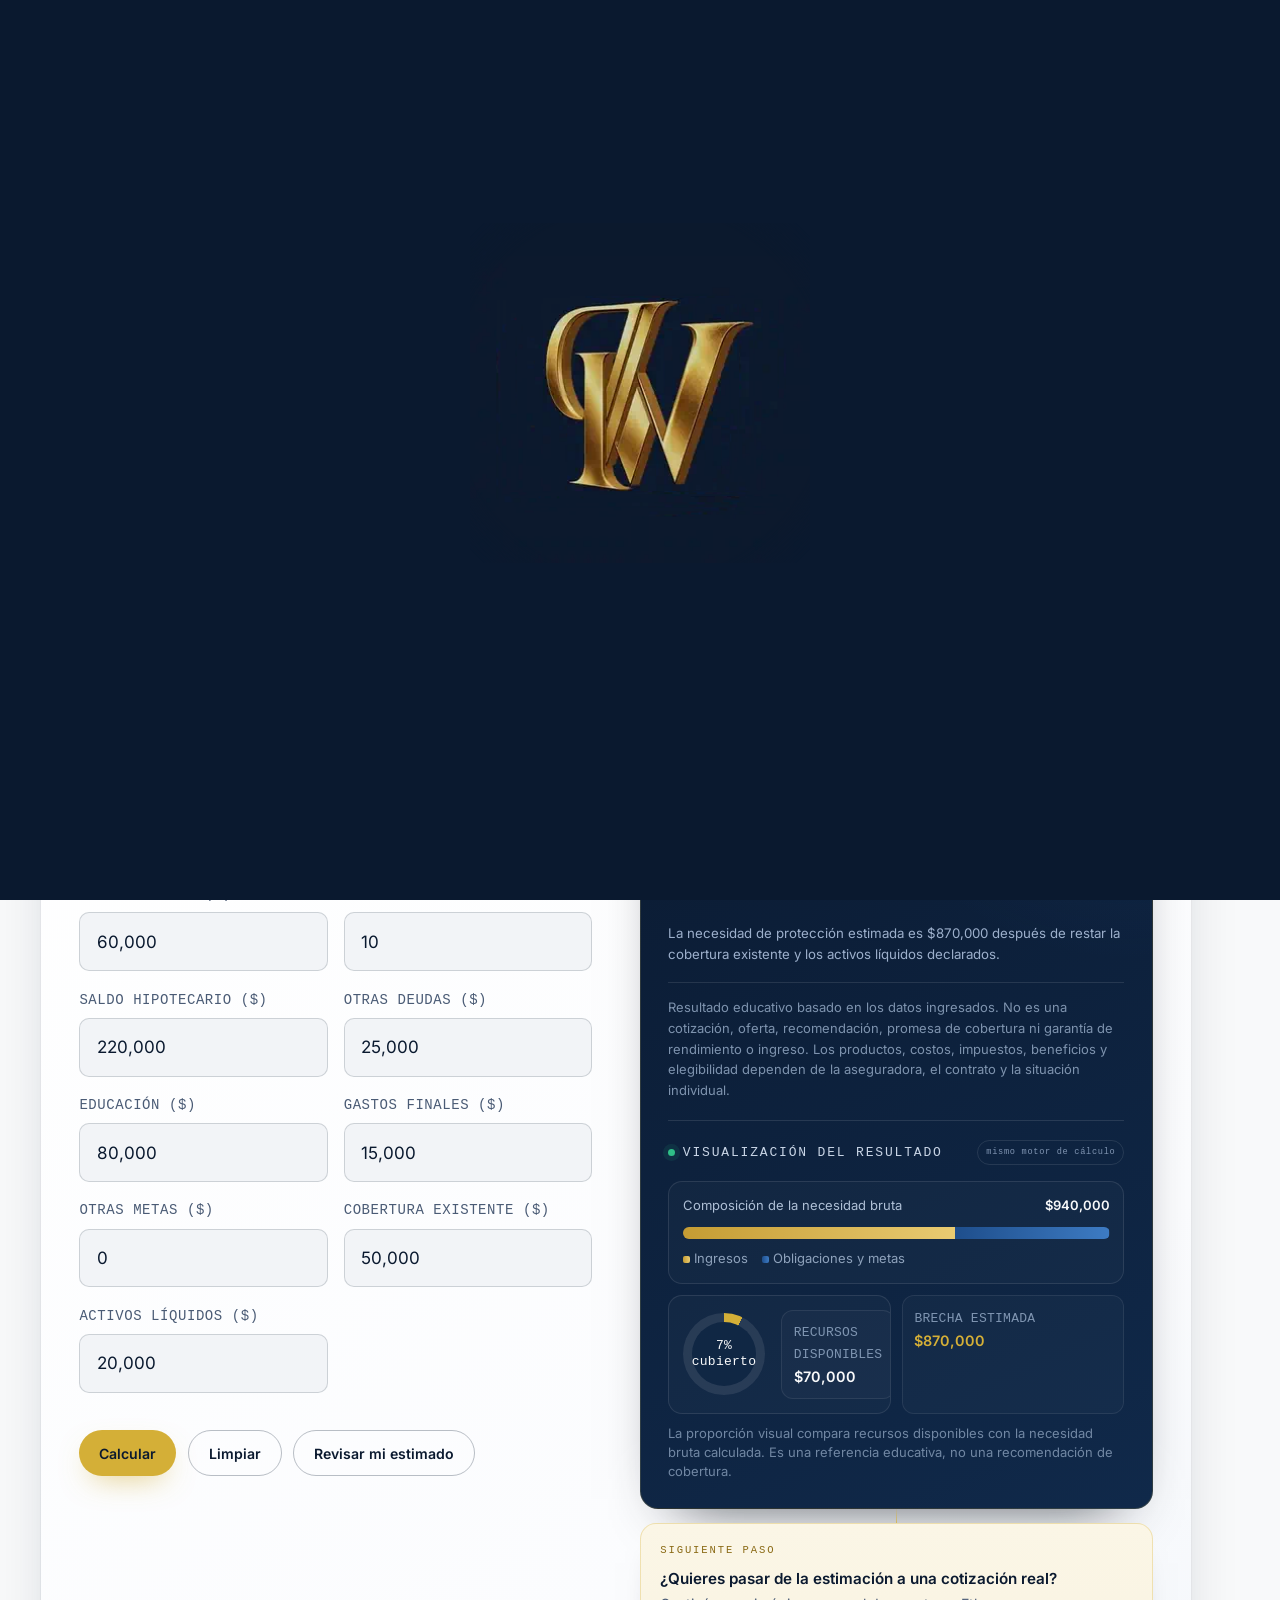
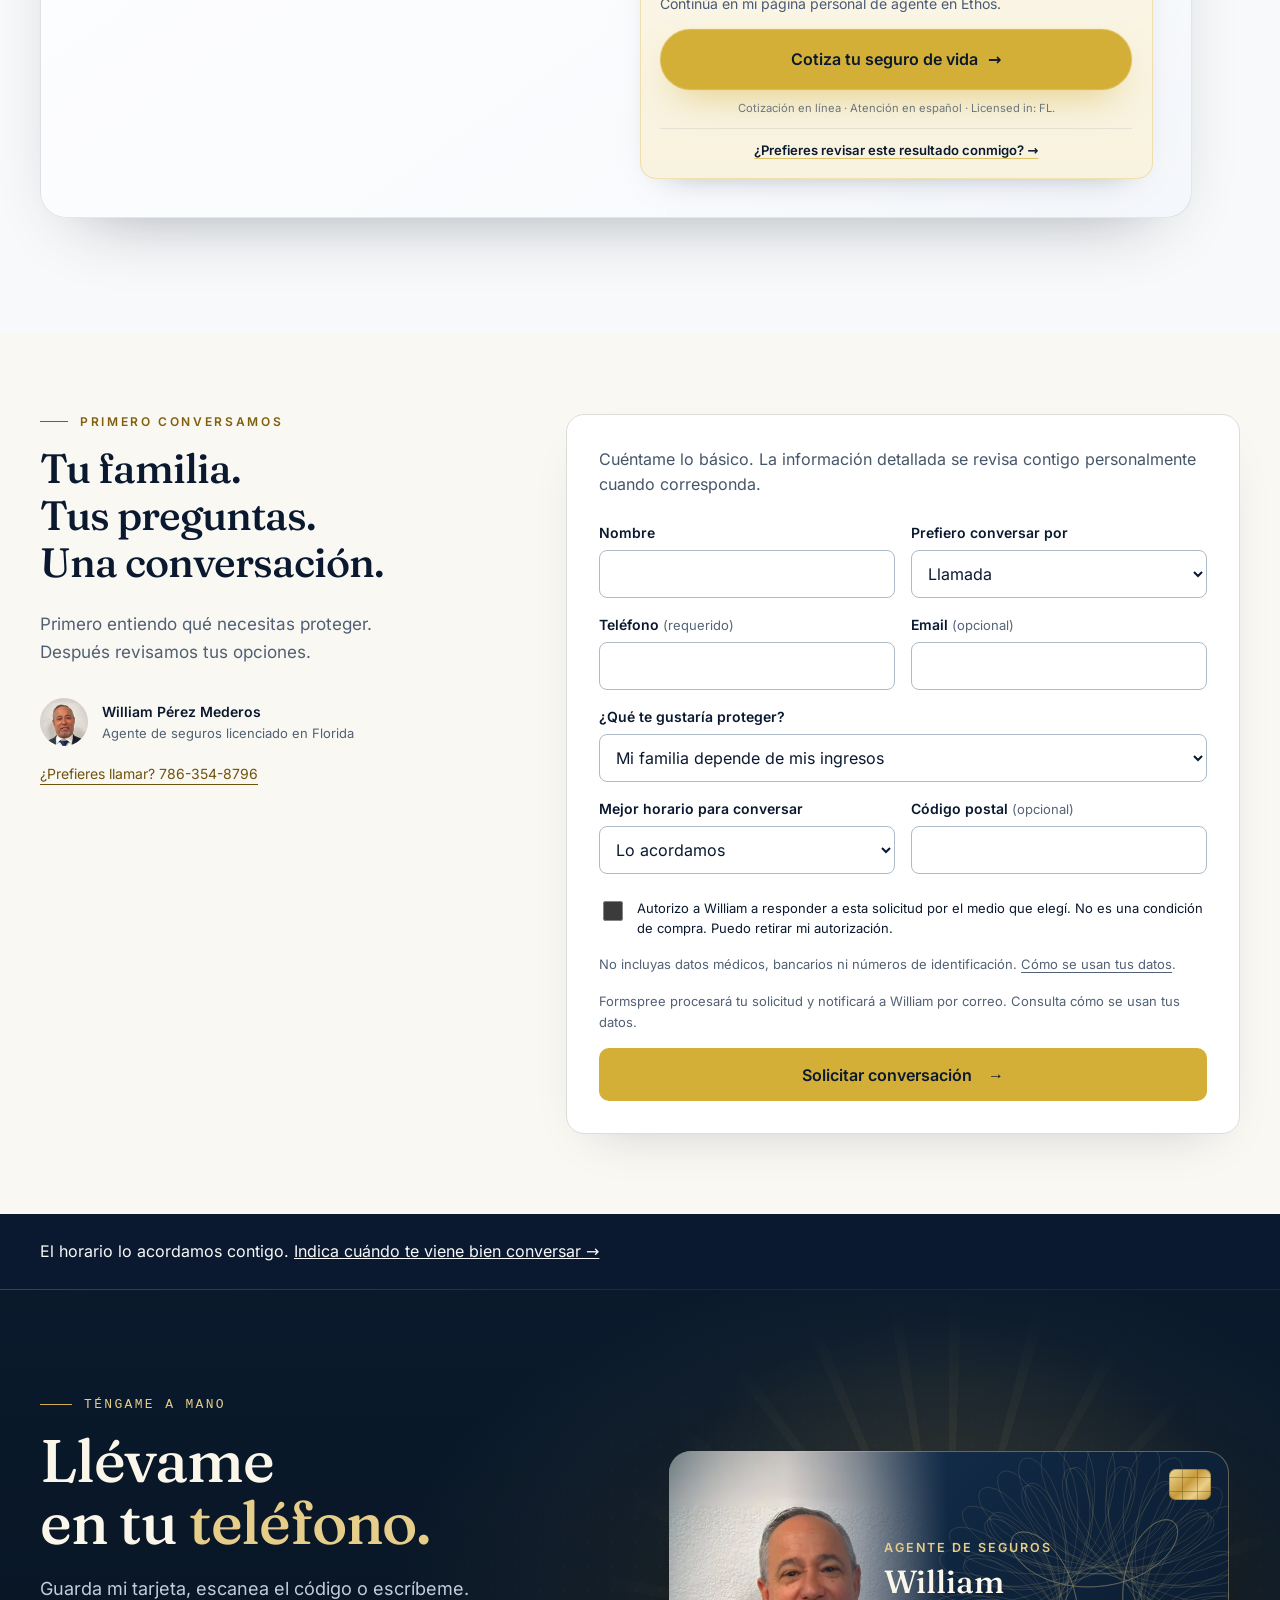
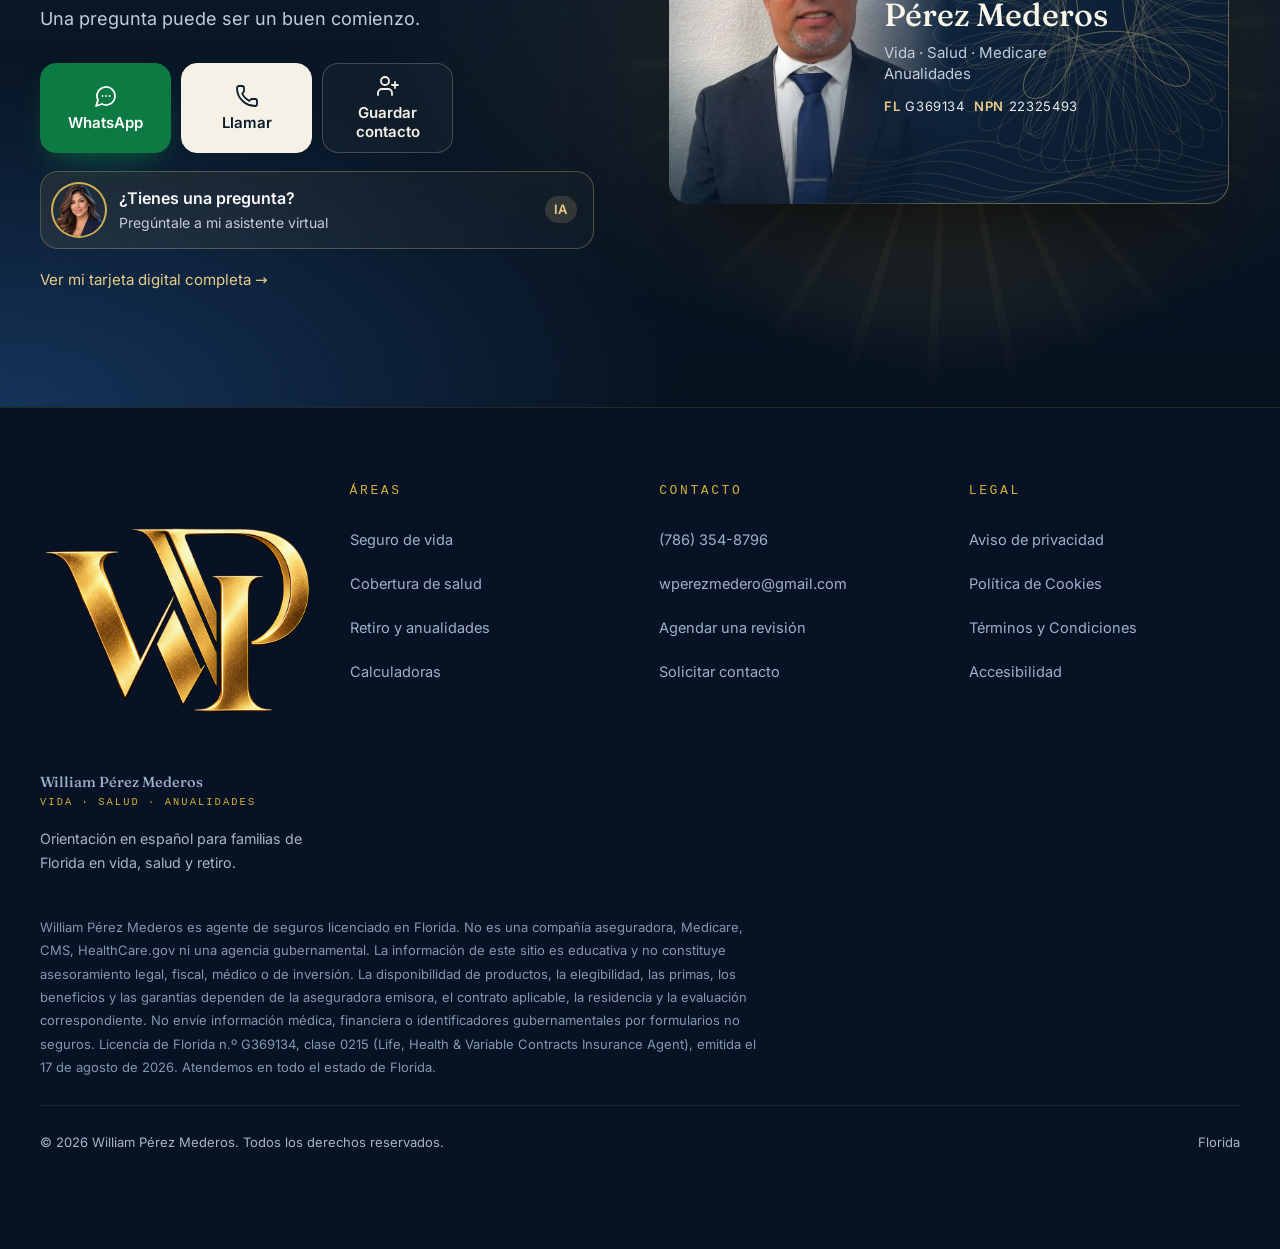
<file: calculadoras.html>
<!DOCTYPE html>
<html lang="es">
<head>
<meta charset="utf-8">
<meta name="viewport" content="width=device-width, initial-scale=1, viewport-fit=cover">
<meta name="theme-color" content="#0A192F">

<title>Calculadoras de seguro de vida, salud, retiro y universidad | William Pérez Mederos</title>
<meta name="description" content="Estima tu necesidad de protección, el costo real de un plan de salud, tu retiro y el ahorro universitario. Estimaciones educativas en español, sin compromiso.">
<link rel="canonical" href="https://williamperezseguros.com/calculadoras.html">
<meta name="robots" content="index, follow, max-image-preview:large">

<meta property="og:type" content="website">
<meta property="og:locale" content="es_US">
<meta property="og:site_name" content="William Pérez Mederos">
<meta property="og:title" content="Calculadoras de vida, salud, retiro y universidad">
<meta property="og:description" content="Estima tu necesidad de protección, el costo real de un plan de salud, tu retiro y el ahorro universitario. Estimaciones educativas en español, sin compromiso.">
<meta property="og:url" content="https://williamperezseguros.com/calculadoras.html">
<meta property="og:image" content="https://williamperezseguros.com/tarjeta/assets/icon-512.png">
<meta property="og:image:width" content="512">
<meta property="og:image:height" content="512">
<meta property="og:image:alt" content="William Pérez Mederos, agente de seguros licenciado en Florida.">
<meta name="twitter:card" content="summary">


<script>
/* Si se llega desde otra página del sitio, conserva desde el primer pintado la transición elegida por el destino. */
try{var T=sessionStorage.getItem('wps-transicion')||(sessionStorage.getItem('wps-rayo')==='1'?'rayo':'');sessionStorage.removeItem('wps-transicion');sessionStorage.removeItem('wps-rayo');if(T&&!matchMedia('(prefers-reduced-motion: reduce)').matches){if(!/^(suave|cristal|rayo)$/.test(T))T='suave';document.documentElement.classList.add('trans-'+T,'rayo-cubre');setTimeout(function(){if(document.documentElement.classList.contains('rayo-cubre'))document.documentElement.classList.remove('rayo-cubre','trans-suave','trans-cristal','trans-rayo')},1300)}}catch(e){}
/* Primera entrada de marca; no compite con las transiciones internas. */
try {
  const page = document.documentElement;
  const key = 'wps-brand-entrance-rapido-v4';
  if (!matchMedia('(prefers-reduced-motion: reduce)').matches &&
      !page.classList.contains('rayo-cubre') && !sessionStorage.getItem(key)) {
    sessionStorage.setItem(key, '1');
    page.classList.add('brand-entrance-active');
    setTimeout(() => page.classList.remove('brand-entrance-active'), 6800);
  }
} catch (e) {}
</script>
<link rel="preload" href="assets/brand/wp-card-transparent-768.webp" as="image">
<link rel="stylesheet" href="assets/css/sitio.css?v=20261125-premium">
<link rel="stylesheet" href="assets/css/growth.css?v=20261125-foto">
<link rel="preload" href="tarjeta/assets/fraunces-500.woff2" as="font" type="font/woff2" crossorigin>
<link rel="icon" href="tarjeta/assets/favicon-48.png">
<script type="speculationrules">
{"prefetch":[{"source":"document","where":{"href_matches":["/","/*.html"]},"eagerness":"moderate"}]}
</script>
</head>

<body data-modo="autorizado" class="pag-interna" data-pagina="calculadoras">
<div class="brand-entrance" aria-hidden="true">
  <div class="brand-entrance__bg"></div>
  <div class="brand-entrance__lockup">
    <div class="brand-entrance__symbol">
      <img class="brand-entrance__final" src="assets/brand/wp-card-transparent-768.webp" alt="" width="768" height="768" decoding="async">
    </div>
    <p class="brand-entrance__name">William Pérez <span>Seguros</span></p>
    <p class="brand-entrance__tag">Protege a quienes dependen de ti</p>
  </div>
</div>
<script src="assets/js/entrada-marca.js?v=rapido-v4"></script>
<div class="rayo" aria-hidden="true">
  <div class="rayo__banda">
    <div class="rayo__fondo"></div>
    <svg class="rayo__trazo rayo__trazo--izq" viewBox="0 0 80 100" preserveAspectRatio="none" focusable="false"><polyline class="eco" points="68,0 16,45 60,52 8,100"/><polyline points="60,0 8,45 52,52 0,100"/></svg>
    <svg class="rayo__trazo rayo__trazo--der" viewBox="0 0 80 100" preserveAspectRatio="none" focusable="false"><polyline class="eco" points="72,0 20,45 64,52 12,100"/><polyline points="80,0 28,45 72,52 20,100"/></svg>
  </div>
  <svg class="rayo__marca" viewBox="0 0 40 40" fill="none" focusable="false"><path d="M20 3l14 6v11c0 9.4-5.9 15.4-14 17-8.1-1.6-14-7.6-14-17V9l14-6z" stroke="#D4AF37" stroke-width="1.6"/><path d="M13.5 20.5l4.5 4.5 9-9.5" stroke="#D4AF37" stroke-width="2" stroke-linecap="round" stroke-linejoin="round"/></svg>
</div>
<a class="sr-only growth-skip" href="#top">Saltar al contenido</a>

<header class="header" id="header">
  <div class="wrap header__bar">
    <a class="brand" href="./" aria-label="Inicio">
      <span class="wp-brand-mark" aria-hidden="true"><img src="assets/brand/wp-card-transparent-768.webp" alt="" width="768" height="768" decoding="async"></span>
      <span>William Pérez Mederos<small>Vida · Salud · Anualidades</small></span>
    </a>
    <nav class="nav" aria-label="Principal">
      <a href="./">Inicio</a>
      <a href="proteccion.html">Protección</a>
      <a href="calculadoras.html" aria-current="page">Calculadoras</a>
      <a href="sobre-mi.html">Sobre mí</a>
      <a href="preguntas.html">Preguntas</a>
    </nav>
    <a class="btn btn--gold header__cta solo-autorizado cta-life-header" href="https://agents.ethoslife.com/invite/4a3e3" data-life-quote-cta data-growth-event="ethos_quote" aria-label="Cotiza tu seguro de vida en mi página personal de agente en Ethos">Cotiza tu seguro de vida <span aria-hidden="true">→</span></a><a class="btn btn--gold header__cta solo-educativo" href="#calculadoras">Usar las calculadoras</a>
    <button class="burger" id="burger" aria-expanded="false" aria-controls="drawer" aria-label="Abrir menú">
      <span></span><span></span><span></span>
    </button>
  </div>
</header>

<div class="scrim" id="scrim"></div>

<nav class="drawer" id="drawer" aria-label="Menú móvil" aria-hidden="true" inert>
  <a href="./">Inicio <span class="num"></span></a>
  <a href="proteccion.html">Protección <span class="num"></span></a>
  <a href="./" aria-current="page">Calculadoras <span class="num"></span></a>
  <a href="sobre-mi.html">Sobre mí <span class="num"></span></a>
  <a href="preguntas.html">Preguntas <span class="num"></span></a>
  <a class="btn btn--gold solo-autorizado cta-life-drawer" href="https://agents.ethoslife.com/invite/4a3e3" data-life-quote-cta data-growth-event="ethos_quote" aria-label="Cotiza tu seguro de vida en mi página personal de agente en Ethos">Cotiza tu seguro de vida <span aria-hidden="true">→</span></a><a class="btn btn--ghost solo-autorizado drawer-secondary" href="#cotizar" data-growth-event="review_protection">Revisar mi protección</a><a class="btn btn--gold solo-educativo" href="#calculadoras">Usar las calculadoras</a>
</nav>

<main id="top">

<!-- ══ CALCULADORAS ══ -->
<section class="section light" id="calculadoras">
  <div class="wrap">
    <p class="eyebrow reveal">Herramientas</p>
    <h1 class="title reveal">Haz números antes de tomar decisiones.</h1>
    <p class="lead reveal">Usa las calculadoras para preparar preguntas sobre vida, gastos médicos, retiro y universidad. Los resultados son estimaciones educativas basadas únicamente en los datos que introduzcas; no son ofertas ni recomendaciones.</p>

    <div class="tabs" role="tablist" aria-label="Elegir calculadora">
      <button class="tab" role="tab" aria-selected="true" data-calc="vida">Protección de vida</button>
      <button class="tab" role="tab" aria-selected="false" data-calc="retiro">Proyección de retiro</button>
      <button class="tab" role="tab" aria-selected="false" data-calc="salud">Gastos médicos</button>
      <button class="tab" role="tab" aria-selected="false" data-calc="uni">Ahorro universitario</button>
    </div>

    <!-- Vida -->
<p class="growth-calculator-label">Estimación educativa de necesidad de cobertura.</p>
    <div class="calc is-active" id="calc-vida">
      <div>
        <h3>¿Qué brecha financiera enfrentaría tu familia?</h3>
        <p class="calc__intro">Empieza con el ingreso que deseas reemplazar y añade obligaciones importantes. Después resta la cobertura y los recursos líquidos que ya estarían disponibles. La cifra resultante es una referencia para conversar, no una recomendación automática.</p>
        <p class="calc__warn">No incluyas la hipoteca nuevamente dentro de “otras deudas”. No cuentes activos destinados al retiro si tu familia no podría utilizarlos sin afectar otra meta esencial.</p>
        <div class="grid2">
          <div class="field"><label for="cv-annualIncome">Ingreso anual ($)</label><input id="cv-annualIncome" type="text" inputmode="decimal" value="60,000"></div>
          <div class="field"><label for="cv-replacementYears">Años de reemplazo</label><input id="cv-replacementYears" type="text" inputmode="decimal" value="10"></div>
          <div class="field"><label for="cv-mortgageBalance">Saldo hipotecario ($)</label><input id="cv-mortgageBalance" type="text" inputmode="decimal" value="220,000"></div>
          <div class="field"><label for="cv-otherDebts">Otras deudas ($)</label><input id="cv-otherDebts" type="text" inputmode="decimal" value="25,000"></div>
          <div class="field"><label for="cv-educationGoal">Educación ($)</label><input id="cv-educationGoal" type="text" inputmode="decimal" value="80,000"></div>
          <div class="field"><label for="cv-finalExpenses">Gastos finales ($)</label><input id="cv-finalExpenses" type="text" inputmode="decimal" value="15,000"></div>
          <div class="field"><label for="cv-otherGoals">Otras metas ($)</label><input id="cv-otherGoals" type="text" inputmode="decimal" value="0"></div>
          <div class="field"><label for="cv-existingCoverage">Cobertura existente ($)</label><input id="cv-existingCoverage" type="text" inputmode="decimal" value="50,000"></div>
          <div class="field"><label for="cv-liquidAssets">Activos líquidos ($)</label><input id="cv-liquidAssets" type="text" inputmode="decimal" value="20,000"></div>
        </div>
        <div class="calc__acts">
          <button class="btn btn--gold btn--sm" data-run="vida">Calcular</button>
          <button class="btn btn--ghost btn--sm" data-reset="vida">Limpiar</button>
          <a class="btn btn--ghost btn--sm" href="#cotizar" data-prefill="Seguro de vida" data-cta-modo>Revisar mi estimado</a>
        </div>
      </div>
      <div class="calc__side">
        <div class="calc__out" id="out-vida" aria-live="polite"></div>
        <div class="calc-life-bridge solo-autorizado" role="group" aria-labelledby="calc-life-bridge-t">
          <span class="cta-life-eyebrow">Siguiente paso</span>
          <p><strong id="calc-life-bridge-t">¿Quieres pasar de la estimación a una cotización real?</strong>Continúa en mi página personal de agente en Ethos.</p>
          <a class="btn btn--gold btn--block cta-life-primary" href="https://agents.ethoslife.com/invite/4a3e3" data-life-quote-cta data-growth-event="ethos_quote" aria-label="Cotiza tu seguro de vida en mi página personal de agente en Ethos"><span>Cotiza tu seguro de vida</span><span class="cta-life-arrow" aria-hidden="true">→</span></a>
          <small>Cotización en línea · Atención en español · Licensed in: FL.</small>
          <a class="calc-life-alt" href="#cotizar" data-need-link="estimado" data-growth-event="review_protection">¿Prefieres revisar este resultado conmigo? <span aria-hidden="true">→</span></a>
        </div>
      </div>
    </div>

    <!-- Retiro -->
    <div class="calc" id="calc-retiro">
      <div>
        <h3>¿Qué ingreso podrían sostener tus ahorros según estos supuestos?</h3>
        <p class="calc__intro">Proyecta el ahorro actual y las aportaciones mensuales hasta la edad de retiro. Luego aplica una tasa de retiro editable y muestra el resultado nominal y aproximado en dólares de hoy.</p>
        <p class="calc__warn">La tasa de retiro, el rendimiento y la inflación son supuestos. Esta herramienta no cotiza una anualidad. Para usar la expresión “ingreso garantizado” debe existir una cotización o ilustración oficial del contrato.</p>
        <div class="grid2">
          <div class="field"><label for="cr-currentAge">Edad actual</label><input id="cr-currentAge" type="text" inputmode="decimal" value="45"></div>
          <div class="field"><label for="cr-retirementAge">Edad de retiro</label><input id="cr-retirementAge" type="text" inputmode="decimal" value="65"></div>
          <div class="field"><label for="cr-currentSavings">Ahorro actual ($)</label><input id="cr-currentSavings" type="text" inputmode="decimal" value="80,000"></div>
          <div class="field"><label for="cr-monthlyContribution">Aporte mensual ($)</label><input id="cr-monthlyContribution" type="text" inputmode="decimal" value="400"></div>
          <div class="field"><label for="cr-annualReturn">Rendimiento anual (%)</label><input id="cr-annualReturn" type="text" inputmode="decimal" value="5"></div>
          <div class="field"><label for="cr-annualInflation">Inflación anual (%)</label><input id="cr-annualInflation" type="text" inputmode="decimal" value="2.5"></div>
          <div class="field"><label for="cr-withdrawalRate">Tasa de retiro (%)</label><input id="cr-withdrawalRate" type="text" inputmode="decimal" value="4"><p class="hint">La regla del 4 % es una hipótesis editable, no una garantía.</p></div>
          <div class="field"><label for="cr-planningAge">Edad de planificación</label><input id="cr-planningAge" type="text" inputmode="decimal" value="90"></div>
        </div>
        <div class="calc__acts">
          <button class="btn btn--gold btn--sm" data-run="retiro">Calcular</button>
          <button class="btn btn--ghost btn--sm" data-reset="retiro">Limpiar</button>
          <a class="btn btn--ghost btn--sm" href="#cotizar" data-prefill="Retiro o anualidades" data-cta-modo>Revisar mi estimado</a>
        </div>
      </div>
      <div class="calc__out" id="out-retiro" aria-live="polite"></div>
    </div>

    <!-- Salud -->
    <div class="calc" id="calc-salud">
      <div>
        <h3>¿Cuánto podría costarte realmente tu plan durante el año?</h3>
        <p class="calc__intro">La edad por sí sola no produce un costo médico confiable. Esta calculadora utiliza los datos reales o estimados del plan: prima, deducible, coaseguro, copagos, máximo de bolsillo y gastos fuera de red o no cubiertos.</p>
        <p class="calc__warn">Los beneficios no siempre se aplican en ese orden. Confirma el resumen de beneficios, la red y cómo el plan trata copagos, medicamentos, atención fuera de red y servicios no cubiertos.</p>
        <div class="grid2">
          <div class="field"><label for="cs-monthlyPremium">Prima mensual ($)</label><input id="cs-monthlyPremium" type="text" inputmode="decimal" value="180"></div>
          <div class="field"><label for="cs-expectedAllowedCharges">Cargos permitidos esperados ($)</label><input id="cs-expectedAllowedCharges" type="text" inputmode="decimal" value="6,000"></div>
          <div class="field"><label for="cs-deductible">Deducible ($)</label><input id="cs-deductible" type="text" inputmode="decimal" value="3,000"></div>
          <div class="field"><label for="cs-coinsuranceRate">Coaseguro (%)</label><input id="cs-coinsuranceRate" type="text" inputmode="decimal" value="20"></div>
          <div class="field"><label for="cs-annualCopays">Copagos del año ($)</label><input id="cs-annualCopays" type="text" inputmode="decimal" value="400"></div>
          <div class="field"><label for="cs-outOfPocketMaximum">Máximo de bolsillo ($)</label><input id="cs-outOfPocketMaximum" type="text" inputmode="decimal" value="9,200"></div>
          <div class="field"><label for="cs-nonCoveredCosts">Gastos no cubiertos ($)</label><input id="cs-nonCoveredCosts" type="text" inputmode="decimal" value="0"></div>
          <div class="field"><label for="cs-outOfNetworkCosts">Gastos fuera de red ($)</label><input id="cs-outOfNetworkCosts" type="text" inputmode="decimal" value="0"></div>
        </div>
        <div class="calc__acts">
          <button class="btn btn--gold btn--sm" data-run="salud">Calcular</button>
          <button class="btn btn--ghost btn--sm" data-reset="salud">Limpiar</button>
          <a class="btn btn--ghost btn--sm" href="#cotizar" data-prefill="Cobertura de salud" data-cta-modo>Revisar mi estimado</a>
        </div>
      </div>
      <div class="calc__out" id="out-salud" aria-live="polite"></div>
    </div>

    <!-- Universidad -->
    <div class="calc" id="calc-uni">
      <div>
        <h3>Convierte una meta universitaria futura en una aportación mensual estimada.</h3>
        <p class="calc__intro">Proyecta el costo anual actual con una inflación educativa editable, resta el valor futuro del ahorro existente y calcula una aportación mensual aproximada para cubrir la brecha antes de comenzar los estudios.</p>
        <p class="calc__warn">No incluye becas, ayuda financiera, impuestos, comisiones o cambios de matrícula. La mención de un plan 529 debe acompañarse de información vigente sobre reglas, costos y opciones.</p>
        <div class="grid2">
          <div class="field"><label for="cu-currentAnnualCost">Costo anual actual ($)</label><input id="cu-currentAnnualCost" type="text" inputmode="decimal" value="23,000"></div>
          <div class="field"><label for="cu-yearsUntilCollege">Años hasta la universidad</label><input id="cu-yearsUntilCollege" type="text" inputmode="decimal" value="10"></div>
          <div class="field"><label for="cu-yearsInCollege">Años de carrera</label><input id="cu-yearsInCollege" type="text" inputmode="decimal" value="4"></div>
          <div class="field"><label for="cu-collegeInflation">Inflación universitaria (%)</label><input id="cu-collegeInflation" type="text" inputmode="decimal" value="4"></div>
          <div class="field"><label for="cu-currentSavings">Ahorro actual ($)</label><input id="cu-currentSavings" type="text" inputmode="decimal" value="5,000"></div>
          <div class="field"><label for="cu-annualReturn">Rendimiento anual (%)</label><input id="cu-annualReturn" type="text" inputmode="decimal" value="5"></div>
        </div>
        <div class="calc__acts">
          <button class="btn btn--gold btn--sm" data-run="uni">Calcular</button>
          <button class="btn btn--ghost btn--sm" data-reset="uni">Limpiar</button>
          <a class="btn btn--ghost btn--sm" href="#cotizar" data-prefill="Ahorro universitario" data-cta-modo>Revisar mi estimado</a>
        </div>
      </div>
      <div class="calc__out" id="out-uni" aria-live="polite"></div>
    </div>
  </div>
</section>

<!-- ══ REVISIÓN ══ -->
<section class="section growth-contact" id="cotizar" aria-labelledby="calc-contact-title"><div class="wrap growth-contact-grid"><div class="growth-contact-copy"><p class="eyebrow">Primero conversamos</p><h2 id="calc-contact-title">Tu familia.<br>Tus preguntas.<br>Una conversación.</h2><p>Primero entiendo qué necesitas proteger. Después revisamos tus opciones.</p><div class="growth-agent"><img src="tarjeta/assets/avatar-96.webp" width="48" height="48" alt=""><p><b>William Pérez Mederos</b><span>Agente de seguros licenciado en Florida</span></p></div><a class="growth-text-link" href="tel:+17863548796" data-growth-event="talk_william">¿Prefieres llamar? 786-354-8796</a></div><form class="growth-form" data-lead-form novalidate>
      <p class="growth-form-intro">Cuéntame lo básico. La información detallada se revisa contigo personalmente cuando corresponda.</p>
      <div class="growth-fields">
        <div><label for="calc-nombre">Nombre</label><input id="calc-nombre" name="nombre" autocomplete="given-name" required maxlength="80"></div>
        <div><label for="calc-preferencia">Prefiero conversar por</label><select id="calc-preferencia" name="preferencia"><option value="llamada">Llamada</option><option value="email">Email</option></select></div>
        <div><label for="calc-telefono">Teléfono <span data-phone-hint>(requerido)</span></label><input id="calc-telefono" name="telefono" type="tel" autocomplete="tel" inputmode="tel" maxlength="25" required></div>
        <div><label for="calc-email">Email <span data-email-hint>(opcional)</span></label><input id="calc-email" name="email" type="email" autocomplete="email" maxlength="150"></div>
        <div class="growth-wide"><label for="calc-interes">¿Qué te gustaría proteger?</label><select id="calc-interes" name="interes"><option value="familia">Mi familia depende de mis ingresos</option><option value="deudas">Tengo hipoteca o deudas</option><option value="legado">Quiero dejar protección a mis seres queridos</option><option value="permanente">Me interesa protección permanente</option><option value="estimado">Quiero entender cuánto seguro podría necesitar</option><option value="orientacion">No sé por dónde empezar</option><option value="salud">Quiero orientación sobre Salud</option><option value="medicare">Quiero orientación sobre Medicare</option><option value="retiro">Quiero orientación sobre Retiro / Anualidades</option></select></div>
        <div><label for="calc-horario">Mejor horario para conversar</label><select id="calc-horario" name="horario"><option value="por-acordar">Lo acordamos</option><option value="manana">Mañana</option><option value="tarde">Tarde</option><option value="noche">Noche</option></select></div>
        <div><label for="calc-postal">Código postal <span>(opcional)</span></label><input id="calc-postal" name="postal" inputmode="numeric" autocomplete="postal-code" maxlength="5" pattern="[0-9]{5}"></div>
      </div>
      <label class="growth-consent"><input type="checkbox" name="consentimiento" required><span>Autorizo a William a responder a esta solicitud por el medio que elegí. No es una condición de compra. Puedo retirar mi autorización.</span></label>
      <p class="growth-privacy">No incluyas datos médicos, bancarios ni números de identificación. <a href="./privacidad.html?v=20261125">Cómo se usan tus datos</a>.</p>
      <p class="growth-delivery" data-delivery>La solicitud se prepara en tu dispositivo. Después podrás enviarla desde tu correo.</p>
      <button class="growth-primary" type="submit" disabled>Solicitar conversación <span aria-hidden="true">→</span></button>
      <p class="growth-status" role="status" aria-live="polite" tabindex="-1" data-form-status></p>
      <div class="growth-handoff" data-handoff hidden><p>Tu solicitud está preparada; todavía no se ha enviado. Abre tu correo y pulsa Enviar para que William la reciba.</p><a class="growth-primary" data-email-send>Abrir mi correo y enviar</a><p>También puedes llamar al <a href="tel:+17863548796">786-354-8796</a>.</p></div>
      <noscript><p>Para conversar, llama al <a href="tel:+17863548796">786-354-8796</a> o escribe a <a href="mailto:wperezmedero@gmail.com">wperezmedero@gmail.com</a>.</p></noscript>
    </form></div></section>
<div id="agenda" class="wrap growth-agenda"><p>El horario lo acordamos contigo. <a href="#cotizar">Indica cuándo te viene bien conversar →</a></p></div>

</main>

<!-- ══ CIERRE · TARJETA 3D ══ -->
<section class="cierre" id="cierre" aria-labelledby="cierreTitle">
  <div class="wrap ci-in">
    <div>
      <p class="ci-eyebrow">Téngame a mano</p>
      <h2 id="cierreTitle">Llévame<br>en tu <em>teléfono.</em></h2>
      <p class="ci-lead">Guarda mi tarjeta, escanea el código o escríbeme. Una pregunta puede ser un buen comienzo.</p>
      <div class="ci-acciones">
        <a class="ci-btn ci-btn--wa" href="https://wa.me/17863548796?text=Hola%20William.%20Vi%20su%20sitio%20web%20y%20quisiera%20que%20me%20explique%20mis%20opciones." target="_blank" rel="noopener"><svg viewBox="0 0 24 24" aria-hidden="true"><path d="M7.9 20A9 9 0 1 0 4 16.1L2 22Z"/><path d="M8.5 12h.01M12 12h.01M15.5 12h.01"/></svg>WhatsApp</a>
        <a class="ci-btn ci-btn--light" href="tel:+17863548796"><svg viewBox="0 0 24 24" aria-hidden="true"><path d="M13.8 16.6a1 1 0 0 0 1.2-.3l.4-.5A2 2 0 0 1 17 15h3a2 2 0 0 1 2 2v3a2 2 0 0 1-2 2A18 18 0 0 1 2 4a2 2 0 0 1 2-2h3a2 2 0 0 1 2 2v3a2 2 0 0 1-.8 1.6l-.5.4a1 1 0 0 0-.3 1.2 14 14 0 0 0 6.4 6.4"/></svg>Llamar</a>
        <a class="ci-btn" href="/tarjeta/william-perez-mederos.vcf"><svg viewBox="0 0 24 24" aria-hidden="true"><path d="M16 21v-2a4 4 0 0 0-4-4H6a4 4 0 0 0-4 4v2"/><circle cx="9" cy="7" r="4"/><path d="M19 8v6M22 11h-6"/></svg>Guardar contacto</a>
      </div>
      <button class="ci-asist" type="button" id="ciAsistente">
        <span class="ci-pulse"><img src="img/asistente-104.webp" width="52" height="52" alt="" loading="lazy" decoding="async"></span>
        <span><b>¿Tienes una pregunta?</b><small>Pregúntale a mi asistente virtual</small></span>
        <span class="ci-ia">IA</span>
      </button>
      <a class="ci-ver" href="/tarjeta/">Ver mi tarjeta digital completa →</a>
    </div>

    <div class="ci-stage">
      <div class="ci-rays" aria-hidden="true"></div>
      <div class="ci-halo" aria-hidden="true"></div>
      <div class="ci-float">
        <div class="ci-card" id="ciCard" role="button" tabindex="0" aria-pressed="false" aria-label="Voltear tarjeta para ver el código QR">
          <svg class="ci-outline" aria-hidden="true" preserveAspectRatio="none"><rect x="1" y="1" rx="22" ry="22" pathLength="1"/></svg>
          <div class="ci-face ci-front">
            <svg class="ci-guil" id="ciG1" viewBox="0 0 340 214" preserveAspectRatio="xMidYMid slice" aria-hidden="true"></svg>
            <div class="ci-photo"><img src="/tarjeta/assets/foto.webp" alt="William Pérez Mederos" loading="lazy" decoding="async"></div>
            <div class="ci-body">
              <span class="ci-chip" aria-hidden="true"></span>
              <p class="ci-kicker">Agente de seguros</p>
              <p class="ci-name">William <span>Pérez Mederos</span></p>
              <p class="ci-lines">Vida · Salud · Medicare<br>Anualidades</p>
              <p class="ci-lic"><span>FL</span> G369134 &nbsp;<span>NPN</span> 22325493</p>
            </div>
          </div>
          <div class="ci-face ci-back">
            <svg class="ci-guil" id="ciG2" viewBox="0 0 340 214" preserveAspectRatio="xMidYMid slice" aria-hidden="true"></svg>
            <div class="ci-qr"><div id="ciQr" role="img" aria-label="Código QR de la tarjeta digital"></div></div>
            <div style="position:relative;z-index:1;min-width:0">
              <p class="ci-kicker">Escanea aquí</p>
              <p class="ci-back-title">Mi tarjeta, en un escaneo.</p>
              <p class="ci-back-url">williamperezseguros.com/tarjeta</p>
            </div>
          </div>
        </div>
      </div>
      <p class="ci-hint">Toca la tarjeta para <b>ver el QR</b></p>
    </div>
  </div>
</section>

<footer class="footer">
  <div class="wrap">
    <div class="footer__grid">
      <div>
        <img class="wp-brand-signature" src="assets/brand/wp-card-transparent-768.webp" alt="William Pérez Mederos, agente de seguros licenciado. Vida, salud y retiro. Protección para tu familia. Confianza para tu futuro." width="768" height="768" loading="lazy" decoding="async">
        <a class="brand" href="./" style="margin-bottom:1rem">
          <span class="wp-brand-mark" aria-hidden="true"><img src="assets/brand/wp-card-transparent-768.webp" alt="" width="256" height="256" decoding="async"></span>
          <span>William Pérez Mederos<small>Vida · Salud · Anualidades</small></span>
        </a>
        <p style="color:#A7B5C8;font-size:.89rem;max-width:34ch">Orientación en español para familias de Florida en vida, salud y retiro.</p>
      </div>
      <div><h4>Áreas</h4><ul>
        <li><a href="./#pilares">Seguro de vida</a></li>
        <li><a href="./#pilares">Cobertura de salud</a></li>
        <li><a href="./#pilares">Retiro y anualidades</a></li>
        <li><a href="#calculadoras">Calculadoras</a></li>
      </ul></div>
      <div><h4>Contacto</h4><ul>
        <li><a href="tel:+17863548796">(786) 354-8796</a></li>
        <li><a href="mailto:wperezmedero@gmail.com">wperezmedero@gmail.com</a></li>
        <li><a href="#agenda">Agendar una revisión</a></li>
        <li><a href="#cotizar">Solicitar contacto</a></li>
      </ul></div>
      <div><h4>Legal</h4><ul>
        <li><a href="privacidad.html?v=20261125">Aviso de privacidad</a></li>
        <li><a href="#" data-legal="cookies">Política de Cookies</a></li>
        <li><a href="#" data-legal="terminos">Términos y Condiciones</a></li>
        <li><a href="#" data-legal="accesibilidad">Accesibilidad</a></li>
      </ul></div>
    </div>

    <p class="footer__disclaimer">
      William Pérez Mederos es agente de seguros licenciado en Florida. No es una compañía aseguradora, Medicare, CMS, HealthCare.gov ni una agencia gubernamental. La información de este sitio es educativa y no constituye asesoramiento legal, fiscal, médico o de inversión. La disponibilidad de productos, la elegibilidad, las primas, los beneficios y las garantías dependen de la aseguradora emisora, el contrato aplicable, la residencia y la evaluación correspondiente. No envíe información médica, financiera o identificadores gubernamentales por formularios no seguros. <span class="solo-autorizado">Licencia de Florida n.º G369134, clase 0215 (Life, Health &amp; Variable Contracts Insurance Agent), emitida el 17 de agosto de 2026.</span> Atendemos en todo el estado de Florida.
    </p>
    <div class="footer__legal">
      <span>© <span id="year">2026</span> William Pérez Mederos. Todos los derechos reservados.</span>
      <span>Florida</span>
    </div>
  </div>
</footer>

<div class="fabs">
  <button class="fab fab--bot" id="botOpen" aria-label="Abrir asistente virtual con IA" aria-expanded="false">
    <span class="dot"></span>
    <img src="img/asistente-104.webp" alt="" width="52" height="52" class="fab__logo">
  </button>
  <a class="fab fab--wa" id="wa" href="#" target="_blank" rel="noopener" aria-label="Escribir por WhatsApp">
    <svg width="28" height="28" viewBox="0 0 24 24" fill="#fff" aria-hidden="true"><path d="M17.5 14.4c-.3-.2-1.8-.9-2-1-.3-.1-.5-.2-.7.1-.2.3-.7 1-.9 1.2-.2.2-.3.2-.6.1-.3-.2-1.3-.5-2.4-1.5-.9-.8-1.5-1.8-1.7-2.1-.2-.3 0-.5.1-.6l.5-.6c.1-.2.2-.3.3-.5 0-.2 0-.4-.1-.5 0-.2-.7-1.6-.9-2.2-.2-.6-.5-.5-.7-.5h-.6c-.2 0-.5.1-.8.4-.3.3-1 1-1 2.5s1.1 2.9 1.2 3.1c.1.2 2.1 3.3 5.1 4.6.7.3 1.3.5 1.7.6.7.2 1.4.2 1.9.1.6-.1 1.8-.7 2-1.4.3-.7.3-1.3.2-1.4-.1-.2-.3-.2-.6-.4M12 2a10 10 0 00-8.6 15.1L2 22l5-1.3A10 10 0 1012 2m0 1.7a8.3 8.3 0 016.6 13.3 8.3 8.3 0 01-11 2.3l-.4-.2-3 .8.8-2.9-.2-.4A8.3 8.3 0 0112 3.7"/></svg>
  </a>
</div>

<div class="bot" id="bot" role="dialog" aria-label="Asistente virtual">
  <div class="bot__head">
    <div class="bot__av"><img src="img/asistente-104.webp" alt="" width="50" height="50"></div>
    <div class="bot__identity"><b id="botName">Asistente</b><small id="botSub">Asistente virtual con IA</small></div>
    <div class="bot__tools">
      <button class="bot__tool bot__tool--lang" id="botLang" type="button" aria-label="Cambiar a inglés">ES</button>
      <button class="bot__tool" id="botVoice" type="button" aria-label="Activar respuestas por voz" aria-pressed="false" title="Respuestas por voz">
        <svg width="16" height="16" viewBox="0 0 24 24" fill="none" stroke="currentColor" stroke-width="2" stroke-linecap="round" stroke-linejoin="round" aria-hidden="true"><path d="M11 5 6 9H2v6h4l5 4V5Z"/><path d="M15.5 8.5a5 5 0 0 1 0 7"/><path d="M18.5 5.5a9 9 0 0 1 0 13"/></svg>
      </button>
    </div>
    <button class="bot__x" id="botClose" aria-label="Cerrar asistente">×</button>
  </div>
  <div class="bot__log" id="botLog" aria-live="polite"></div>
  <div class="bot__opts" id="botOpts"></div>
  <p class="bot__voice-status" id="botVoiceStatus" role="status" aria-live="polite"></p>
  <div class="bot__ask">
    <label class="sr-only" for="botInput">Escribe tu mensaje</label>
    <input id="botInput" type="text" placeholder="Escribe aquí…" autocomplete="off">
    <button class="bot__mic" id="botMic" type="button" aria-label="Hablar por micrófono" title="Hablar">
      <svg width="17" height="17" viewBox="0 0 24 24" fill="none" stroke="currentColor" stroke-width="2" stroke-linecap="round" stroke-linejoin="round" aria-hidden="true"><rect x="9" y="2" width="6" height="12" rx="3"/><path d="M5 10a7 7 0 0 0 14 0M12 17v5M8 22h8"/></svg>
    </button>
    <button id="botSend" aria-label="Enviar">
      <svg width="16" height="16" viewBox="0 0 24 24" fill="none" stroke="currentColor" stroke-width="2" stroke-linecap="round" stroke-linejoin="round"><path d="M5 12h14M13 6l6 6-6 6"/></svg>
    </button>
  </div>
  <p class="bot__foot" id="botFoot">Asistente automático. No cotiza, no determina elegibilidad ni da consejo médico. No envíes SSN, número de Medicare, diagnósticos ni datos bancarios.</p>
</div>

<dialog class="sheet" id="sheet">
  <div class="sheet__head">
    <div><h3 id="sheetTitle"></h3><p id="sheetSub"></p></div>
    <button class="sheet__close" id="sheetClose" aria-label="Cerrar">
      <svg width="16" height="16" viewBox="0 0 24 24" fill="none" stroke="currentColor" stroke-width="2" stroke-linecap="round"><path d="M18 6L6 18M6 6l12 12"/></svg>
    </button>
  </div>
  <div class="sheet__body" id="sheetBody"></div>
  <div class="sheet__foot">
    <small id="sheetNote"></small>
    <a class="btn btn--gold btn--sm" href="#cotizar" id="sheetCta">Revisar mi protección</a>
  </div>
</dialog>

<dialog class="legal" id="legalModal">
  <h3 id="legalTitle"></h3>
  <div id="legalBody"></div>
  <button class="btn btn--gold" id="legalClose">Cerrar</button>
</dialog>

<!-- CTA de conversión VIDA · enlace personal de agente Ethos (móvil). Se muestra/oculta desde sitio.js -->
<div class="life-sticky-cta solo-autorizado">
  <a class="btn btn--gold" href="https://agents.ethoslife.com/invite/4a3e3" data-life-quote-cta data-growth-event="ethos_quote" aria-label="Cotiza tu seguro de vida en mi página personal de agente en Ethos">
    <span>Cotiza tu seguro de vida</span><span class="life-sticky-cta__arrow" aria-hidden="true">→</span>
  </a>
</div>

<script src="assets/js/growth-config.js"></script>
<script src="assets/js/growth.js"></script>
<script src="assets/js/navegacion.js?v=nav-recovery-20260930"></script>
<script src="assets/js/motor-calculadoras.js"></script>
<script src="assets/js/asistente-arbol.js"></script>
<script src="assets/js/sitio.js?v=20261125-premium"></script>
<script src="assets/js/premium-v2.js?v=20261125" defer></script>
</body>
</html>
</file>
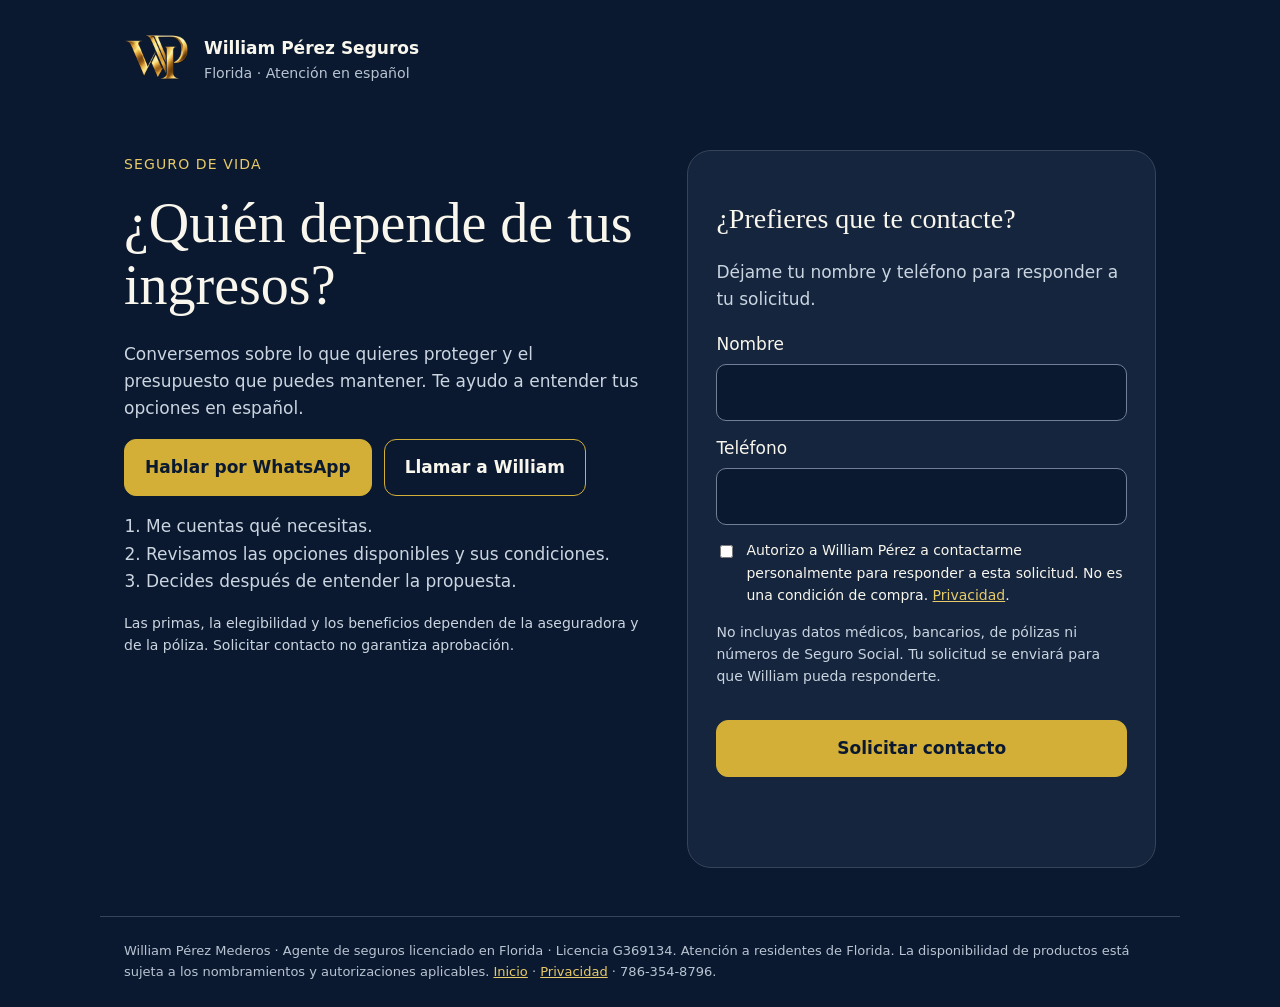
<file: consulta.html>
<!doctype html>
<html lang="es">
<head>
  <meta charset="utf-8"><meta name="viewport" content="width=device-width,initial-scale=1">
  <meta name="theme-color" content="#0A192F">
  <title>Conversemos en español | William Pérez Seguros</title>
  <meta name="description" content="Solicita una conversación con William Pérez sobre seguro de vida o registra tu interés en cobertura de salud en Florida.">
  <meta name="robots" content="noindex,follow">
  <link rel="icon" href="tarjeta/assets/favicon-48.png">
  <style>
    *{box-sizing:border-box}body{margin:0;background:#0A192F;color:#f9f6ed;font:17px/1.6 system-ui,sans-serif}a{color:#e8ca69}header,main,footer{max-width:1080px;margin:auto;padding:24px}header{display:flex;align-items:center;gap:16px}header img{width:64px;height:64px;object-fit:contain}header a{text-decoration:none;color:inherit}header small{display:block;color:#b9c4d3}main{display:grid;grid-template-columns:1.1fr 1fr;gap:48px;padding-top:30px}h1{font:clamp(34px,5vw,56px)/1.1 Georgia,serif;margin:16px 0 24px}h2{font:28px/1.2 Georgia,serif}.eyebrow{color:#e8ca69;font-size:14px;letter-spacing:.08em}p{color:#cbd5e1}.panel{padding:28px;background:#14253d;border:1px solid #36445a;border-radius:24px}.button{display:inline-block;padding:14px 20px;border-radius:12px;border:1px solid #d4af37;text-align:center;font:inherit;font-weight:700;text-decoration:none;cursor:pointer}.primary{background:#d4af37;color:#0a192f}.secondary{color:#f9f6ed;background:transparent}.actions{display:flex;gap:12px;flex-wrap:wrap}.note{font-size:14px}.steps{padding-left:22px;color:#cbd5e1}label{display:block;margin:14px 0 6px}input[type=text],input[type=tel]{width:100%;padding:14px;border:1px solid #718096;background:#0a192f;color:#fff;border-radius:10px;font:inherit}input:focus,a:focus,button:focus{outline:3px solid #f5d77e;outline-offset:3px}.consent{display:flex;gap:10px;font-size:14px;align-items:flex-start}.consent input{margin-top:6px;flex-shrink:0}button{width:100%;margin-top:18px}button:disabled{opacity:.65;cursor:wait}[hidden]{display:none!important}footer{font-size:13px;color:#b9c4d3;margin-top:24px;border-top:1px solid #36445a}.status{min-height:28px}.skip{position:absolute;left:-9999px}.skip:focus{left:20px;top:10px;background:#0a192f;padding:10px;z-index:2}@media(max-width:760px){main{grid-template-columns:1fr;gap:24px;padding-top:10px}.panel{padding:22px}header,main,footer{padding-left:20px;padding-right:20px}}
  </style>
</head>
<body>
<a class="skip" href="#contenido">Saltar al contenido</a>
<header><a href="./"><img src="assets/brand/wp-card-transparent-768.webp" alt="WP"></a><div><a href="./"><b>William Pérez Seguros</b></a><small>Florida · Atención en español</small></div></header>
<main id="contenido">
  <section>
    <span class="eyebrow" id="eyebrow">SEGURO DE VIDA</span>
    <h1 id="heading">¿Quién depende de tus ingresos?</h1>
    <p id="intro">Conversemos sobre lo que quieres proteger y el presupuesto que puedes mantener. Te ayudo a entender tus opciones en español.</p>
    <div class="actions"><a class="button primary" id="whatsapp" href="https://wa.me/17863548796?text=Hola%20William%2C%20quiero%20orientaci%C3%B3n%20sobre%20seguro%20de%20vida.">Hablar por WhatsApp</a><a class="button secondary" href="tel:+17863548796">Llamar a William</a></div>
    <ol class="steps"><li>Me cuentas qué necesitas.</li><li id="step2">Revisamos las opciones disponibles y sus condiciones.</li><li id="step3">Decides después de entender la propuesta.</li></ol>
    <div id="online" hidden></div>
    <p class="note" id="conditions">Las primas, la elegibilidad y los beneficios dependen de la aseguradora y de la póliza. Solicitar contacto no garantiza aprobación.</p>
  </section>
  <section class="panel" aria-labelledby="form-heading">
    <h2 id="form-heading">¿Prefieres que te contacte?</h2>
    <p id="form-intro">Déjame tu nombre y teléfono para responder a tu solicitud.</p>
    <noscript><p>Para solicitar contacto, usa WhatsApp o llama al 786-354-8796.</p></noscript>
    <form id="contact-form" action="https://formspree.io/f/xkjgywrr" method="post" hidden>
      <label for="nombre">Nombre</label><input id="nombre" name="nombre" type="text" autocomplete="given-name" required minlength="2" maxlength="80">
      <label for="telefono">Teléfono</label><input id="telefono" name="telefono" type="tel" autocomplete="tel" inputmode="tel" required maxlength="24">
      <input type="hidden" name="interes" id="interes" value="familia">
      <input type="hidden" name="campana" value="primera-vida-20261009">
      <input type="hidden" name="canal" id="canal" value="directo">
      <input type="hidden" name="origen" value="/consulta.html">
      <input type="hidden" name="preferencia" value="telefono">
      <input type="hidden" name="consentimientoVersion" value="consulta-20261009">
      <label class="consent"><input type="checkbox" name="consentimiento" value="true" required><span>Autorizo a William Pérez a contactarme personalmente para responder a esta solicitud. No es una condición de compra. <a href="privacidad.html">Privacidad</a>.</span></label>
      <p class="note">No incluyas datos médicos, bancarios, de pólizas ni números de Seguro Social. Tu solicitud se enviará para que William pueda responderte.</p>
      <button type="submit" class="button primary" id="submit">Solicitar contacto</button>
      <p class="status" id="status" role="status" aria-live="polite" tabindex="-1"></p>
    </form>
  </section>
</main>
<footer>William Pérez Mederos · Agente de seguros licenciado en Florida · Licencia G369134. Atención a residentes de Florida. La disponibilidad de productos está sujeta a los nombramientos y autorizaciones aplicables. <a href="./">Inicio</a> · <a href="privacidad.html">Privacidad</a> · 786-354-8796.</footer>
<script src="assets/js/captacion.js"></script>
</body>
</html>
</file>
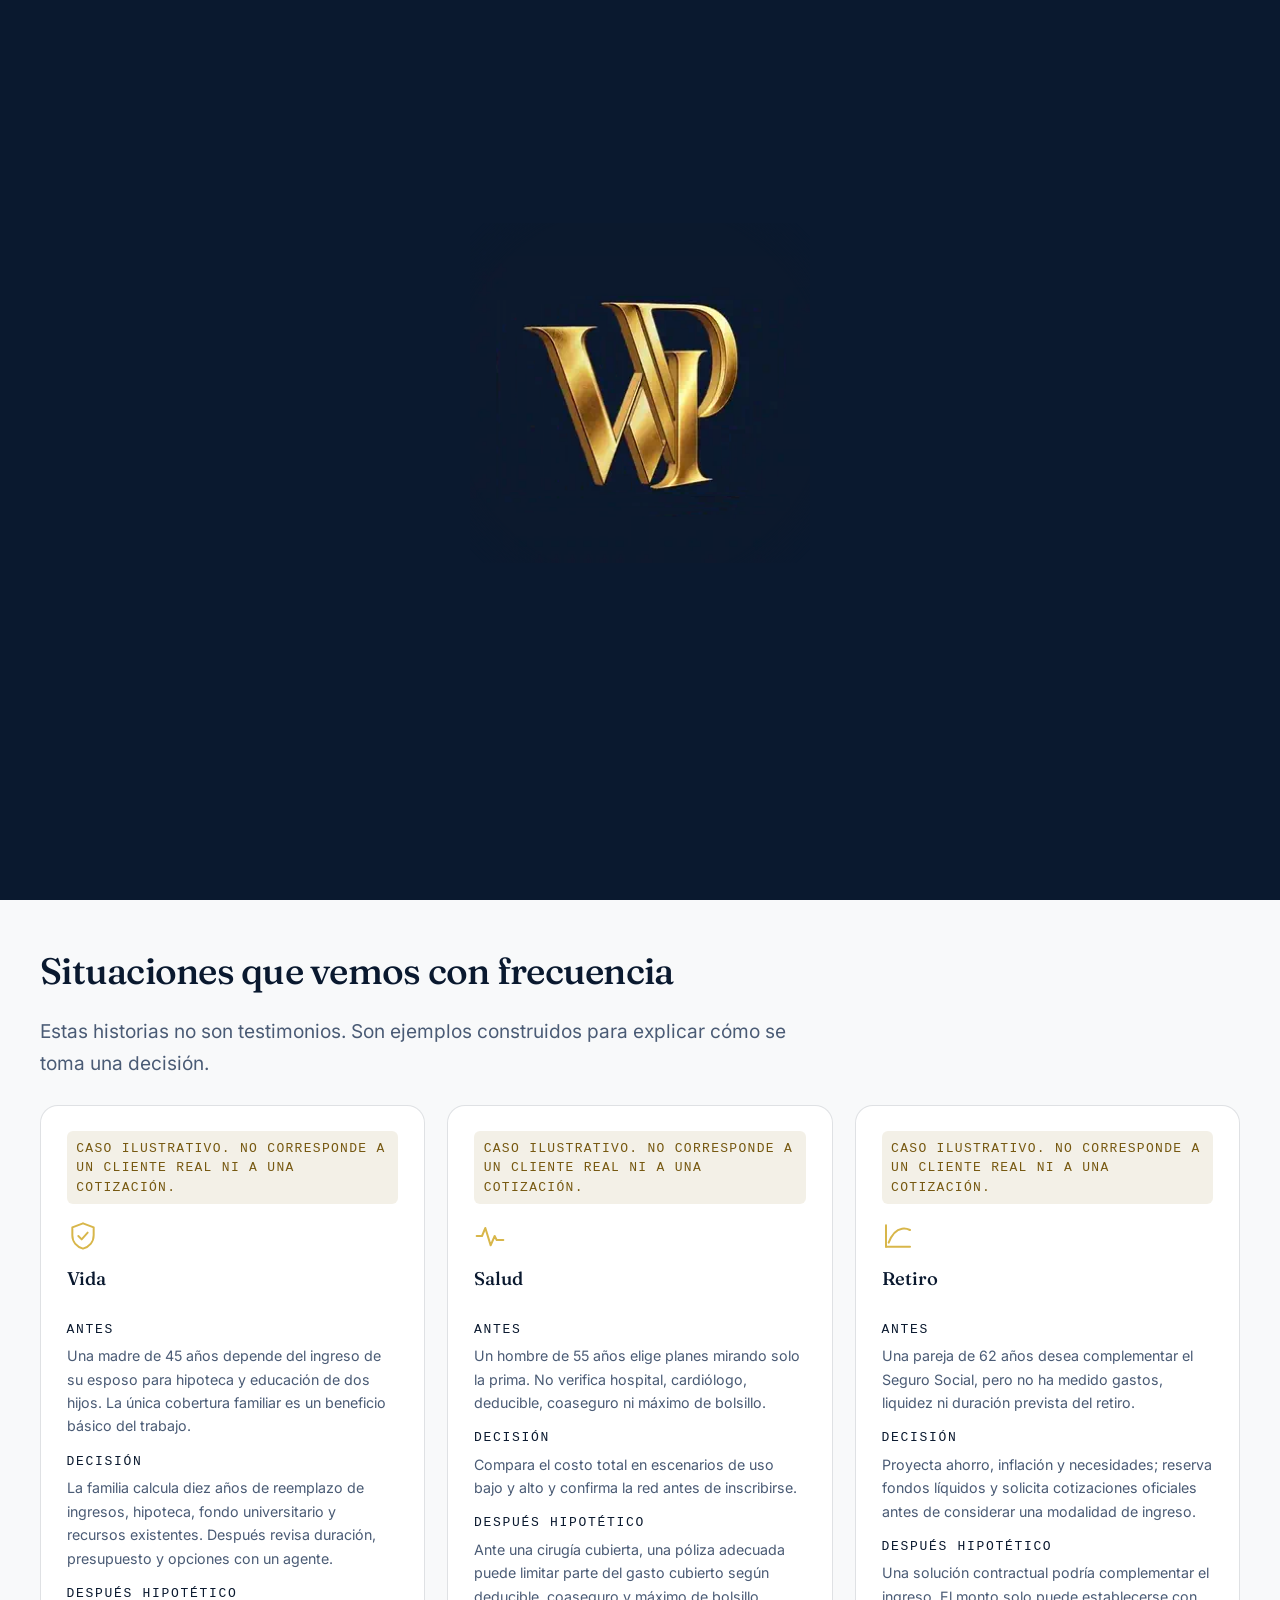
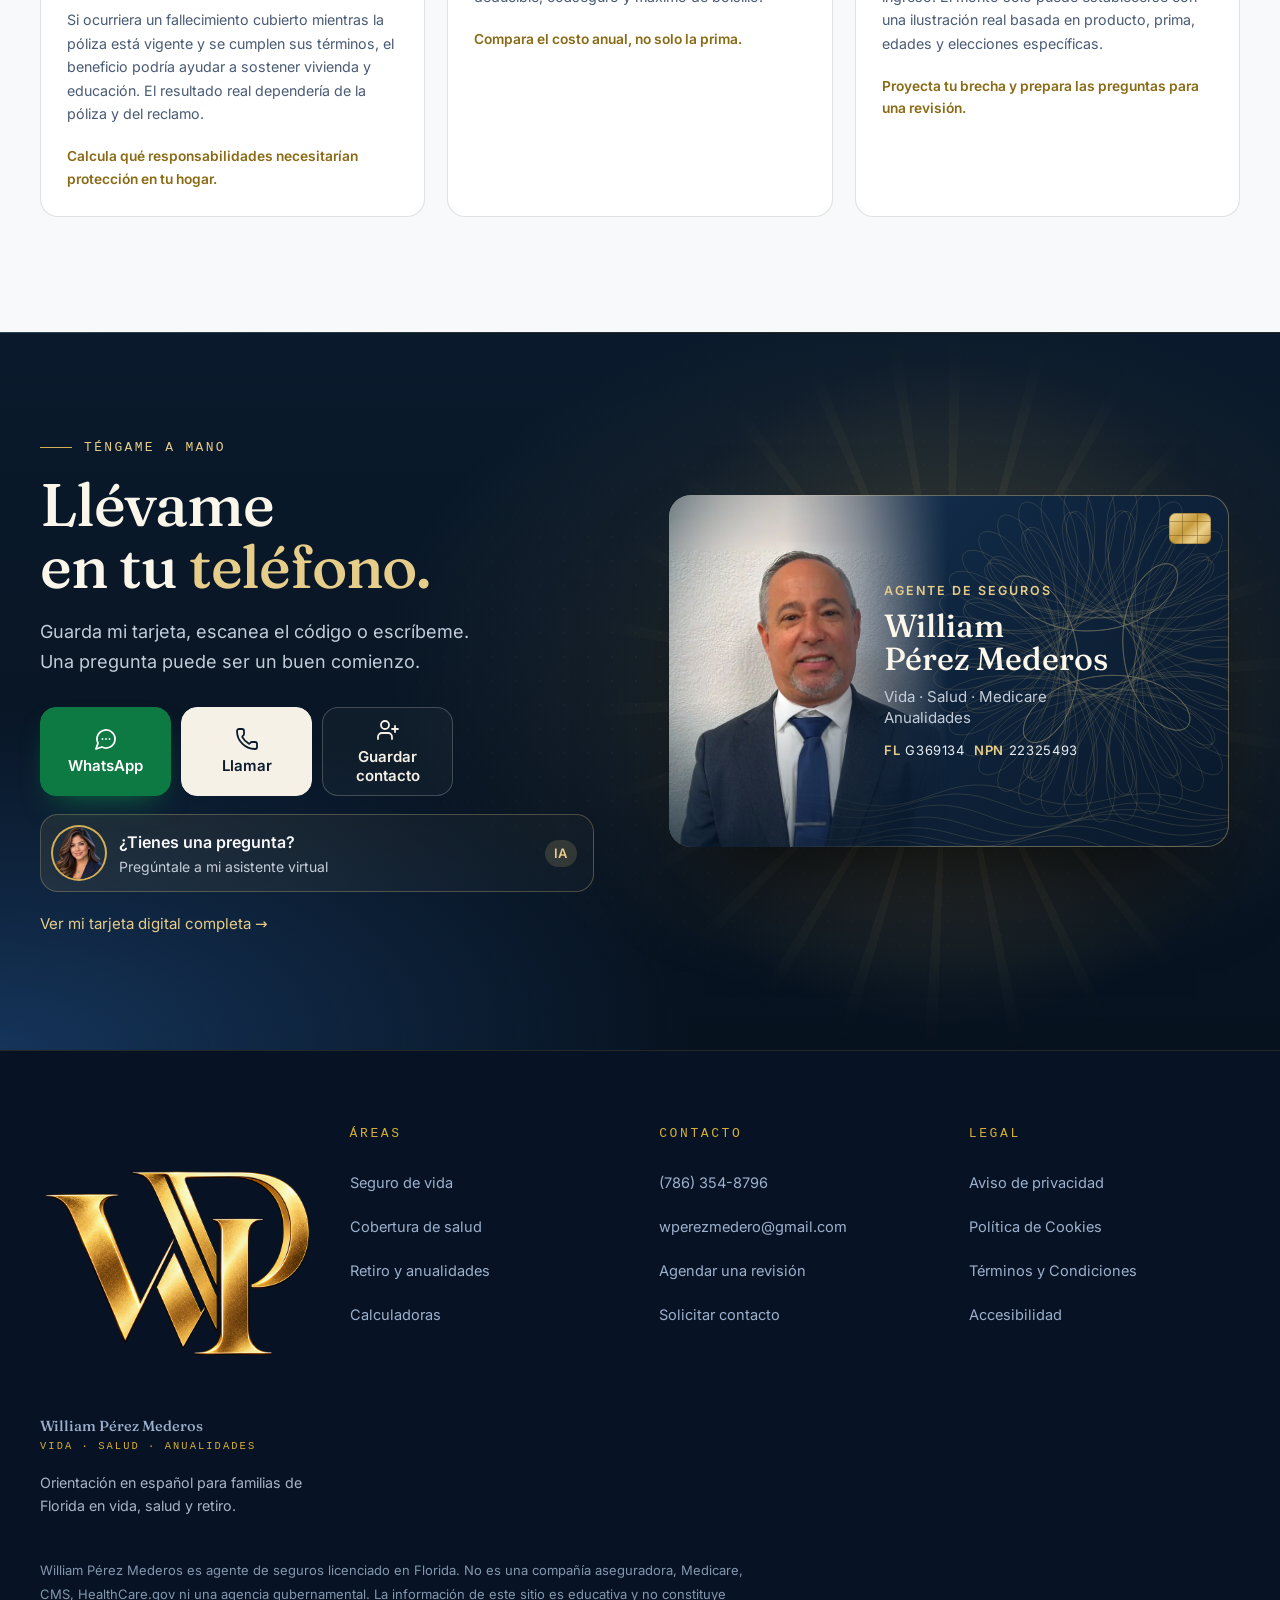
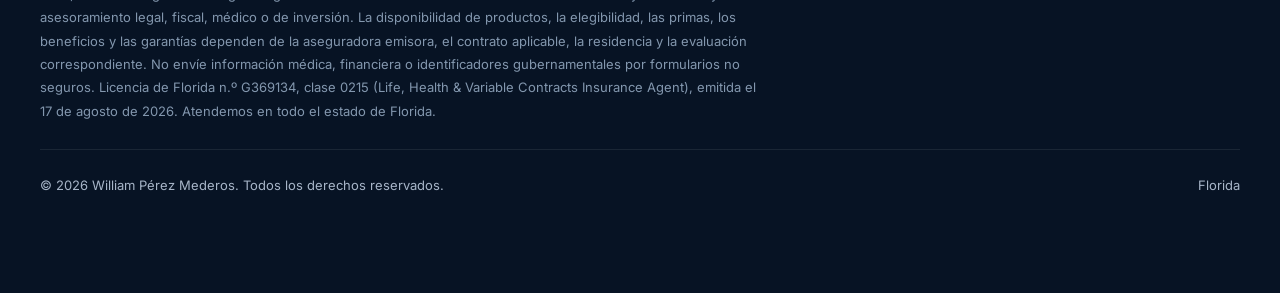
<file: preguntas.html>
<!DOCTYPE html>
<html lang="es">
<head>
<meta charset="utf-8">
<meta name="viewport" content="width=device-width, initial-scale=1, viewport-fit=cover">
<meta name="theme-color" content="#0A192F">

<title>Preguntas frecuentes sobre seguros de vida, salud y retiro | William Pérez Mederos</title>
<meta name="description" content="Respuestas claras en español a lo que conviene preguntar antes de contratar un seguro de vida, un plan de salud o una anualidad en Florida.">
<link rel="canonical" href="https://williamperezseguros.com/preguntas.html">
<meta name="robots" content="index, follow, max-image-preview:large">

<meta property="og:type" content="website">
<meta property="og:locale" content="es_US">
<meta property="og:site_name" content="William Pérez Mederos">
<meta property="og:title" content="Preguntas frecuentes sobre vida, salud y retiro">
<meta property="og:description" content="Respuestas claras en español a lo que conviene preguntar antes de contratar un seguro de vida, un plan de salud o una anualidad en Florida.">
<meta property="og:url" content="https://williamperezseguros.com/preguntas.html">
<meta property="og:image" content="https://williamperezseguros.com/tarjeta/assets/icon-512.png">
<meta property="og:image:width" content="512">
<meta property="og:image:height" content="512">
<meta property="og:image:alt" content="William Pérez Mederos, agente de seguros licenciado en Florida.">
<meta name="twitter:card" content="summary">


<script>
/* Si se llega desde otra página del sitio, conserva desde el primer pintado la transición elegida por el destino. */
try{var T=sessionStorage.getItem('wps-transicion')||(sessionStorage.getItem('wps-rayo')==='1'?'rayo':'');sessionStorage.removeItem('wps-transicion');sessionStorage.removeItem('wps-rayo');if(T&&!matchMedia('(prefers-reduced-motion: reduce)').matches){if(!/^(suave|cristal|rayo)$/.test(T))T='suave';document.documentElement.classList.add('trans-'+T,'rayo-cubre');setTimeout(function(){if(document.documentElement.classList.contains('rayo-cubre'))document.documentElement.classList.remove('rayo-cubre','trans-suave','trans-cristal','trans-rayo')},1300)}}catch(e){}
/* Primera entrada de marca; no compite con las transiciones internas. */
try {
  const page = document.documentElement;
  const key = 'wps-brand-entrance-rapido-v4';
  if (!matchMedia('(prefers-reduced-motion: reduce)').matches &&
      !page.classList.contains('rayo-cubre') && !sessionStorage.getItem(key)) {
    sessionStorage.setItem(key, '1');
    page.classList.add('brand-entrance-active');
    setTimeout(() => page.classList.remove('brand-entrance-active'), 6800);
  }
} catch (e) {}
</script>
<link rel="preload" href="assets/brand/wp-card-transparent-768.webp" as="image">
<link rel="stylesheet" href="assets/css/sitio.css?v=20261125-premium">
<link rel="stylesheet" href="assets/css/growth.css?v=20261125-foto">
<link rel="preload" href="tarjeta/assets/fraunces-500.woff2" as="font" type="font/woff2" crossorigin>
<link rel="icon" href="tarjeta/assets/favicon-48.png">
<script type="speculationrules">
{"prefetch":[{"source":"document","where":{"href_matches":["/","/*.html"]},"eagerness":"moderate"}]}
</script>
</head>

<body data-modo="autorizado" class="pag-interna" data-pagina="preguntas">
<div class="brand-entrance" aria-hidden="true">
  <div class="brand-entrance__bg"></div>
  <div class="brand-entrance__lockup">
    <div class="brand-entrance__symbol">
      <img class="brand-entrance__final" src="assets/brand/wp-card-transparent-768.webp" alt="" width="768" height="768" decoding="async">
    </div>
    <p class="brand-entrance__name">William Pérez <span>Seguros</span></p>
    <p class="brand-entrance__tag">Protege a quienes dependen de ti</p>
  </div>
</div>
<script src="assets/js/entrada-marca.js?v=rapido-v4"></script>
<div class="rayo" aria-hidden="true">
  <div class="rayo__banda">
    <div class="rayo__fondo"></div>
    <svg class="rayo__trazo rayo__trazo--izq" viewBox="0 0 80 100" preserveAspectRatio="none" focusable="false"><polyline class="eco" points="68,0 16,45 60,52 8,100"/><polyline points="60,0 8,45 52,52 0,100"/></svg>
    <svg class="rayo__trazo rayo__trazo--der" viewBox="0 0 80 100" preserveAspectRatio="none" focusable="false"><polyline class="eco" points="72,0 20,45 64,52 12,100"/><polyline points="80,0 28,45 72,52 20,100"/></svg>
  </div>
  <svg class="rayo__marca" viewBox="0 0 40 40" fill="none" focusable="false"><path d="M20 3l14 6v11c0 9.4-5.9 15.4-14 17-8.1-1.6-14-7.6-14-17V9l14-6z" stroke="#D4AF37" stroke-width="1.6"/><path d="M13.5 20.5l4.5 4.5 9-9.5" stroke="#D4AF37" stroke-width="2" stroke-linecap="round" stroke-linejoin="round"/></svg>
</div>
<a class="sr-only growth-skip" href="#top">Saltar al contenido</a>

<header class="header" id="header">
  <div class="wrap header__bar">
    <a class="brand" href="./" aria-label="Inicio">
      <span class="wp-brand-mark" aria-hidden="true"><img src="assets/brand/wp-card-transparent-768.webp" alt="" width="768" height="768" decoding="async"></span>
      <span>William Pérez Mederos<small>Vida · Salud · Anualidades</small></span>
    </a>
    <nav class="nav" aria-label="Principal">
      <a href="./">Inicio</a>
      <a href="proteccion.html">Protección</a>
      <a href="calculadoras.html">Calculadoras</a>
      <a href="sobre-mi.html">Sobre mí</a>
      <a href="preguntas.html" aria-current="page">Preguntas</a>
    </nav>
    <a class="btn btn--gold header__cta solo-autorizado cta-life-header" href="https://agents.ethoslife.com/invite/4a3e3" data-life-quote-cta data-growth-event="ethos_quote" aria-label="Cotiza tu seguro de vida en mi página personal de agente en Ethos">Cotiza tu seguro de vida <span aria-hidden="true">→</span></a><a class="btn btn--gold header__cta solo-educativo" href="calculadoras.html">Usar las calculadoras</a>
    <button class="burger" id="burger" aria-expanded="false" aria-controls="drawer" aria-label="Abrir menú">
      <span></span><span></span><span></span>
    </button>
  </div>
</header>

<div class="scrim" id="scrim"></div>

<nav class="drawer" id="drawer" aria-label="Menú móvil" aria-hidden="true" inert>
  <a href="./">Inicio <span class="num"></span></a>
  <a href="proteccion.html">Protección <span class="num"></span></a>
  <a href="calculadoras.html">Calculadoras <span class="num"></span></a>
  <a href="sobre-mi.html">Sobre mí <span class="num"></span></a>
  <a href="./" aria-current="page">Preguntas <span class="num"></span></a>
  <a class="btn btn--gold solo-autorizado cta-life-drawer" href="https://agents.ethoslife.com/invite/4a3e3" data-life-quote-cta data-growth-event="ethos_quote" aria-label="Cotiza tu seguro de vida en mi página personal de agente en Ethos">Cotiza tu seguro de vida <span aria-hidden="true">→</span></a><a class="btn btn--ghost solo-autorizado drawer-secondary" href="./#conversacion" data-growth-event="review_protection">Revisar mi protección</a><a class="btn btn--gold solo-educativo" href="calculadoras.html">Usar las calculadoras</a>
</nav>

<main id="top">

<!-- ══ PREGUNTAS ══ -->
<section class="section light" id="preguntas">
  <div class="wrap">
    <p class="eyebrow reveal">Preguntas frecuentes</p>
    <h1 class="title reveal">Lo que conviene preguntar antes de decidir.</h1>

    <div class="tabs" role="tablist" aria-label="Filtrar preguntas">
      <button class="tab" role="tab" aria-selected="true" data-faq="vida">Vida</button>
      <button class="tab" role="tab" aria-selected="false" data-faq="salud">Salud</button>
      <button class="tab" role="tab" aria-selected="false" data-faq="anualidades">Retiro</button>
    </div>

    <div class="faq" id="faq-vida">
      <details><summary>¿La regla de diez veces mi ingreso es suficiente?</summary><p>Es un comienzo, no una respuesta final. Una revisión completa añade hipoteca, deudas, educación, gastos finales y otros objetivos; luego resta cobertura existente y activos líquidos que realmente estarían disponibles. La calculadora de este sitio muestra ambas partes para evitar una cifra inflada o insuficiente.</p></details>
      <details><summary>¿Qué ocurre si tengo una condición de salud?</summary><p>No asumas que no puedes obtener cobertura. Las aseguradoras y productos aplican criterios distintos, y algunas solicitudes requieren más información que otras. Un agente puede revisar opciones disponibles sin prometer aprobación ni pedirte que publiques información médica en el chat.</p></details>
      <details><summary>¿Es mejor una póliza temporal o permanente?</summary><p>Depende de la duración de la necesidad, tu presupuesto, la estabilidad de la prima, tus objetivos y las características contractuales. Una familia puede necesitar protección temporal, permanente o una combinación. La mejor comparación muestra costos, duración, garantías, riesgos y alternativas por escrito.</p></details>
      <details><summary>¿El seguro de vida de mi trabajo basta?</summary><p>Tal vez, pero debes revisar cantidad, portabilidad, conversión y qué ocurre si cambias de empleo. Si la cobertura equivale solo a una o dos veces el salario, podría quedar lejos de una necesidad familiar de muchos años. La cobertura individual puede complementar, no necesariamente reemplazar, el beneficio laboral.</p></details>
      <details><summary>¿Cuándo debo revisar mi póliza?</summary><p>Cuando te casas, nace un hijo, compras una vivienda, cambias de trabajo, asumes una deuda importante, cambia tu ingreso, te divorcias, fallece un beneficiario o se aproxima el vencimiento de una póliza temporal. También conviene una revisión periódica de beneficiarios y datos de contacto.</p></details>
    </div>

    <div class="faq is-hidden" id="faq-salud">
      <details><summary>Ya tengo un plan del Mercado (Obamacare). ¿Qué debo revisar al comparar?</summary><p>Comprueba si tus médicos están en la red del plan y si cubre tus medicamentos. Compara también la prima mensual, el deducible y los copagos. <a href="./#salud">Consultar la guía de salud y hacer una pregunta en español</a>.</p></details>
      <details><summary>¿El plan con la prima más baja es el más económico?</summary><p>No necesariamente. El costo anual puede incluir doce primas, deducible, copagos, coaseguro y gastos que no cuentan para el máximo de bolsillo. Conviene comparar un escenario de uso bajo, uno esperado y uno de uso alto.</p></details>
      <details><summary>¿Cómo confirmo si mi médico está en la red?</summary><p>Utiliza el directorio actualizado del plan y confirma directamente con el proveedor antes de recibir atención. Las redes pueden cambiar y una oficina puede aceptar una compañía sin participar en todos sus planes. Conserva la evidencia de la verificación cuando sea importante.</p></details>
      <details><summary>¿Qué significa el máximo de bolsillo?</summary><p>Es el límite que una persona paga durante el año por determinados servicios cubiertos y aplicables bajo las reglas del plan. La prima y ciertos gastos fuera de red o no cubiertos pueden quedar fuera. Por eso no debe presentarse como el máximo absoluto de todo gasto médico.</p></details>
      <details><summary>¿Cumplir 65 significa que debo elegir cualquier plan de Medicare inmediatamente?</summary><p>No. La elegibilidad, la inscripción y la coordinación con cobertura laboral requieren revisión individual. Algunas personas se inscriben automáticamente y otras deben hacerlo. También existen situaciones de elegibilidad antes de los 65. Un especialista debe revisar fechas y cobertura actual.</p></details>
      <details><summary>¿Puedo saber si califico respondiendo tres preguntas en el chatbot?</summary><p>No. El chatbot solo organiza preferencias y facilita contacto. La elegibilidad, subsidios, suscripción o inscripción se determinan mediante fuentes y procesos oficiales. Nunca envíes identificadores gubernamentales o información médica detallada por un chat general.</p></details>
    </div>

    <div class="faq is-hidden" id="faq-anualidades">
      <details><summary>¿Una anualidad garantiza que nunca se acabará mi dinero?</summary><p>Algunos contratos ofrecen modalidades de ingreso de por vida, pero no toda anualidad ni todo retiro produce el mismo resultado. Las garantías dependen de términos, elecciones, cargos y capacidad de pago de la aseguradora. Un retiro libre no es lo mismo que un beneficio contractual de ingreso.</p></details>
      <details><summary>¿La regla del 4 % es una garantía?</summary><p>No. Es una hipótesis de planificación que debe poder modificarse. El resultado cambia con rendimientos, inflación, impuestos, comisiones, duración del retiro y secuencia de pérdidas. La calculadora la presenta como referencia educativa, no como promesa.</p></details>
      <details><summary>¿Puedo retirar mi dinero cuando quiera?</summary><p>Depende del contrato. Puede haber períodos y cargos de rescate, límites de retiro, ajustes, consecuencias fiscales u otras restricciones. Antes de solicitar, revisa por escrito cuánto es líquido y qué ocurriría en distintos momentos.</p></details>
      <details><summary>¿Una anualidad indexada invierte directamente en el índice?</summary><p>No necesariamente. Una anualidad indexada acredita interés mediante una fórmula vinculada en parte a un índice y puede aplicar participación, tope, margen, período y otras reglas contractuales. El desempeño del índice no equivale automáticamente al interés acreditado.</p></details>
      <details><summary>¿Qué debe documentar el agente antes de recomendar una anualidad?</summary><p>En Florida, una recomendación debe atender el mejor interés del consumidor y considerar la información pertinente disponible. La conversación debe cubrir objetivos, plazo, liquidez, situación financiera, productos existentes, riesgos, conflictos y motivos de la recomendación, además de formularios e ilustraciones aplicables.</p></details>
    </div>

    <h3 style="font-family:'Fraunces',Georgia,serif;font-size:clamp(1.6rem,1.3rem + 1.4vw,2.3rem);font-weight:600;margin-top:5rem;letter-spacing:-.02em">Situaciones que vemos con frecuencia</h3>
    <p class="lead" style="margin-top:.9rem">Estas historias no son testimonios. Son ejemplos construidos para explicar cómo se toma una decisión.</p>
    <div class="cases">
      <div class="case">
        <p class="case__label">Caso ilustrativo. No corresponde a un cliente real ni a una cotización.</p>
        <svg class="caso-icono" viewBox="0 0 24 24" fill="none" stroke="currentColor" stroke-width="1.5" stroke-linecap="round" stroke-linejoin="round" aria-hidden="true">
          <path d="M12 2.5 4 5.5v6c0 5 3.4 8.6 8 10 4.6-1.4 8-5 8-10v-6z"/><path d="M8.5 12l2.5 2.5 4.5-5"/>
        </svg>
        <h4>Vida</h4>
        <dl>
          <dt>Antes</dt><dd>Una madre de 45 años depende del ingreso de su esposo para hipoteca y educación de dos hijos. La única cobertura familiar es un beneficio básico del trabajo.</dd>
          <dt>Decisión</dt><dd>La familia calcula diez años de reemplazo de ingresos, hipoteca, fondo universitario y recursos existentes. Después revisa duración, presupuesto y opciones con un agente.</dd>
          <dt>Después hipotético</dt><dd>Si ocurriera un fallecimiento cubierto mientras la póliza está vigente y se cumplen sus términos, el beneficio podría ayudar a sostener vivienda y educación. El resultado real dependería de la póliza y del reclamo.</dd>
        </dl>
        <p class="case__cta">Calcula qué responsabilidades necesitarían protección en tu hogar.</p>
      </div>
      <div class="case">
        <p class="case__label">Caso ilustrativo. No corresponde a un cliente real ni a una cotización.</p>
        <svg class="caso-icono" viewBox="0 0 24 24" fill="none" stroke="currentColor" stroke-width="1.5" stroke-linecap="round" stroke-linejoin="round" aria-hidden="true">
          <path d="M2 12h4l2.5-6 4 13 3-7 1.5 3H22"/>
        </svg>
        <h4>Salud</h4>
        <dl>
          <dt>Antes</dt><dd>Un hombre de 55 años elige planes mirando solo la prima. No verifica hospital, cardiólogo, deducible, coaseguro ni máximo de bolsillo.</dd>
          <dt>Decisión</dt><dd>Compara el costo total en escenarios de uso bajo y alto y confirma la red antes de inscribirse.</dd>
          <dt>Después hipotético</dt><dd>Ante una cirugía cubierta, una póliza adecuada puede limitar parte del gasto cubierto según deducible, coaseguro y máximo de bolsillo.</dd>
        </dl>
        <p class="case__cta">Compara el costo anual, no solo la prima.</p>
      </div>
      <div class="case">
        <p class="case__label">Caso ilustrativo. No corresponde a un cliente real ni a una cotización.</p>
        <svg class="caso-icono" viewBox="0 0 24 24" fill="none" stroke="currentColor" stroke-width="1.5" stroke-linecap="round" stroke-linejoin="round" aria-hidden="true">
          <path d="M3 20V4"/><path d="M3 20h18"/>
          <path d="M5 17c3-8 7-10 10-10.5s5 .5 6 1"/>
        </svg>
        <h4>Retiro</h4>
        <dl>
          <dt>Antes</dt><dd>Una pareja de 62 años desea complementar el Seguro Social, pero no ha medido gastos, liquidez ni duración prevista del retiro.</dd>
          <dt>Decisión</dt><dd>Proyecta ahorro, inflación y necesidades; reserva fondos líquidos y solicita cotizaciones oficiales antes de considerar una modalidad de ingreso.</dd>
          <dt>Después hipotético</dt><dd>Una solución contractual podría complementar el ingreso. El monto solo puede establecerse con una ilustración real basada en producto, prima, edades y elecciones específicas.</dd>
        </dl>
        <p class="case__cta">Proyecta tu brecha y prepara las preguntas para una revisión.</p>
      </div>
    </div>
  </div>
</section>

</main>

<!-- ══ CIERRE · TARJETA 3D ══ -->
<section class="cierre" id="cierre" aria-labelledby="cierreTitle">
  <div class="wrap ci-in">
    <div>
      <p class="ci-eyebrow">Téngame a mano</p>
      <h2 id="cierreTitle">Llévame<br>en tu <em>teléfono.</em></h2>
      <p class="ci-lead">Guarda mi tarjeta, escanea el código o escríbeme. Una pregunta puede ser un buen comienzo.</p>
      <div class="ci-acciones">
        <a class="ci-btn ci-btn--wa" href="https://wa.me/17863548796?text=Hola%20William.%20Vi%20su%20sitio%20web%20y%20quisiera%20que%20me%20explique%20mis%20opciones." target="_blank" rel="noopener"><svg viewBox="0 0 24 24" aria-hidden="true"><path d="M7.9 20A9 9 0 1 0 4 16.1L2 22Z"/><path d="M8.5 12h.01M12 12h.01M15.5 12h.01"/></svg>WhatsApp</a>
        <a class="ci-btn ci-btn--light" href="tel:+17863548796"><svg viewBox="0 0 24 24" aria-hidden="true"><path d="M13.8 16.6a1 1 0 0 0 1.2-.3l.4-.5A2 2 0 0 1 17 15h3a2 2 0 0 1 2 2v3a2 2 0 0 1-2 2A18 18 0 0 1 2 4a2 2 0 0 1 2-2h3a2 2 0 0 1 2 2v3a2 2 0 0 1-.8 1.6l-.5.4a1 1 0 0 0-.3 1.2 14 14 0 0 0 6.4 6.4"/></svg>Llamar</a>
        <a class="ci-btn" href="/tarjeta/william-perez-mederos.vcf"><svg viewBox="0 0 24 24" aria-hidden="true"><path d="M16 21v-2a4 4 0 0 0-4-4H6a4 4 0 0 0-4 4v2"/><circle cx="9" cy="7" r="4"/><path d="M19 8v6M22 11h-6"/></svg>Guardar contacto</a>
      </div>
      <button class="ci-asist" type="button" id="ciAsistente">
        <span class="ci-pulse"><img src="img/asistente-104.webp" width="52" height="52" alt="" loading="lazy" decoding="async"></span>
        <span><b>¿Tienes una pregunta?</b><small>Pregúntale a mi asistente virtual</small></span>
        <span class="ci-ia">IA</span>
      </button>
      <a class="ci-ver" href="/tarjeta/">Ver mi tarjeta digital completa →</a>
    </div>

    <div class="ci-stage">
      <div class="ci-rays" aria-hidden="true"></div>
      <div class="ci-halo" aria-hidden="true"></div>
      <div class="ci-float">
        <div class="ci-card" id="ciCard" role="button" tabindex="0" aria-pressed="false" aria-label="Voltear tarjeta para ver el código QR">
          <svg class="ci-outline" aria-hidden="true" preserveAspectRatio="none"><rect x="1" y="1" rx="22" ry="22" pathLength="1"/></svg>
          <div class="ci-face ci-front">
            <svg class="ci-guil" id="ciG1" viewBox="0 0 340 214" preserveAspectRatio="xMidYMid slice" aria-hidden="true"></svg>
            <div class="ci-photo"><img src="/tarjeta/assets/foto.webp" alt="William Pérez Mederos" loading="lazy" decoding="async"></div>
            <div class="ci-body">
              <span class="ci-chip" aria-hidden="true"></span>
              <p class="ci-kicker">Agente de seguros</p>
              <p class="ci-name">William <span>Pérez Mederos</span></p>
              <p class="ci-lines">Vida · Salud · Medicare<br>Anualidades</p>
              <p class="ci-lic"><span>FL</span> G369134 &nbsp;<span>NPN</span> 22325493</p>
            </div>
          </div>
          <div class="ci-face ci-back">
            <svg class="ci-guil" id="ciG2" viewBox="0 0 340 214" preserveAspectRatio="xMidYMid slice" aria-hidden="true"></svg>
            <div class="ci-qr"><div id="ciQr" role="img" aria-label="Código QR de la tarjeta digital"></div></div>
            <div style="position:relative;z-index:1;min-width:0">
              <p class="ci-kicker">Escanea aquí</p>
              <p class="ci-back-title">Mi tarjeta, en un escaneo.</p>
              <p class="ci-back-url">williamperezseguros.com/tarjeta</p>
            </div>
          </div>
        </div>
      </div>
      <p class="ci-hint">Toca la tarjeta para <b>ver el QR</b></p>
    </div>
  </div>
</section>

<footer class="footer">
  <div class="wrap">
    <div class="footer__grid">
      <div>
        <img class="wp-brand-signature" src="assets/brand/wp-card-transparent-768.webp" alt="William Pérez Mederos, agente de seguros licenciado. Vida, salud y retiro. Protección para tu familia. Confianza para tu futuro." width="768" height="768" loading="lazy" decoding="async">
        <a class="brand" href="./" style="margin-bottom:1rem">
          <span class="wp-brand-mark" aria-hidden="true"><img src="assets/brand/wp-card-transparent-768.webp" alt="" width="256" height="256" decoding="async"></span>
          <span>William Pérez Mederos<small>Vida · Salud · Anualidades</small></span>
        </a>
        <p style="color:#A7B5C8;font-size:.89rem;max-width:34ch">Orientación en español para familias de Florida en vida, salud y retiro.</p>
      </div>
      <div><h4>Áreas</h4><ul>
        <li><a href="./#pilares">Seguro de vida</a></li>
        <li><a href="./#pilares">Cobertura de salud</a></li>
        <li><a href="./#pilares">Retiro y anualidades</a></li>
        <li><a href="calculadoras.html#calculadoras">Calculadoras</a></li>
      </ul></div>
      <div><h4>Contacto</h4><ul>
        <li><a href="tel:+17863548796">(786) 354-8796</a></li>
        <li><a href="mailto:wperezmedero@gmail.com">wperezmedero@gmail.com</a></li>
        <li><a href="./#conversacion">Agendar una revisión</a></li>
        <li><a href="./#conversacion">Solicitar contacto</a></li>
      </ul></div>
      <div><h4>Legal</h4><ul>
        <li><a href="privacidad.html?v=20261125">Aviso de privacidad</a></li>
        <li><a href="#" data-legal="cookies">Política de Cookies</a></li>
        <li><a href="#" data-legal="terminos">Términos y Condiciones</a></li>
        <li><a href="#" data-legal="accesibilidad">Accesibilidad</a></li>
      </ul></div>
    </div>

    <p class="footer__disclaimer">
      William Pérez Mederos es agente de seguros licenciado en Florida. No es una compañía aseguradora, Medicare, CMS, HealthCare.gov ni una agencia gubernamental. La información de este sitio es educativa y no constituye asesoramiento legal, fiscal, médico o de inversión. La disponibilidad de productos, la elegibilidad, las primas, los beneficios y las garantías dependen de la aseguradora emisora, el contrato aplicable, la residencia y la evaluación correspondiente. No envíe información médica, financiera o identificadores gubernamentales por formularios no seguros. <span class="solo-autorizado">Licencia de Florida n.º G369134, clase 0215 (Life, Health &amp; Variable Contracts Insurance Agent), emitida el 17 de agosto de 2026.</span> Atendemos en todo el estado de Florida.
    </p>
    <div class="footer__legal">
      <span>© <span id="year">2026</span> William Pérez Mederos. Todos los derechos reservados.</span>
      <span>Florida</span>
    </div>
  </div>
</footer>

<div class="fabs">
  <button class="fab fab--bot" id="botOpen" aria-label="Abrir asistente virtual con IA" aria-expanded="false">
    <span class="dot"></span>
    <img src="img/asistente-104.webp" alt="" width="52" height="52" class="fab__logo">
  </button>
  <a class="fab fab--wa" id="wa" href="#" target="_blank" rel="noopener" aria-label="Escribir por WhatsApp">
    <svg width="28" height="28" viewBox="0 0 24 24" fill="#fff" aria-hidden="true"><path d="M17.5 14.4c-.3-.2-1.8-.9-2-1-.3-.1-.5-.2-.7.1-.2.3-.7 1-.9 1.2-.2.2-.3.2-.6.1-.3-.2-1.3-.5-2.4-1.5-.9-.8-1.5-1.8-1.7-2.1-.2-.3 0-.5.1-.6l.5-.6c.1-.2.2-.3.3-.5 0-.2 0-.4-.1-.5 0-.2-.7-1.6-.9-2.2-.2-.6-.5-.5-.7-.5h-.6c-.2 0-.5.1-.8.4-.3.3-1 1-1 2.5s1.1 2.9 1.2 3.1c.1.2 2.1 3.3 5.1 4.6.7.3 1.3.5 1.7.6.7.2 1.4.2 1.9.1.6-.1 1.8-.7 2-1.4.3-.7.3-1.3.2-1.4-.1-.2-.3-.2-.6-.4M12 2a10 10 0 00-8.6 15.1L2 22l5-1.3A10 10 0 1012 2m0 1.7a8.3 8.3 0 016.6 13.3 8.3 8.3 0 01-11 2.3l-.4-.2-3 .8.8-2.9-.2-.4A8.3 8.3 0 0112 3.7"/></svg>
  </a>
</div>

<div class="bot" id="bot" role="dialog" aria-label="Asistente virtual">
  <div class="bot__head">
    <div class="bot__av"><img src="img/asistente-104.webp" alt="" width="50" height="50"></div>
    <div class="bot__identity"><b id="botName">Asistente</b><small id="botSub">Asistente virtual con IA</small></div>
    <div class="bot__tools">
      <button class="bot__tool bot__tool--lang" id="botLang" type="button" aria-label="Cambiar a inglés">ES</button>
      <button class="bot__tool" id="botVoice" type="button" aria-label="Activar respuestas por voz" aria-pressed="false" title="Respuestas por voz">
        <svg width="16" height="16" viewBox="0 0 24 24" fill="none" stroke="currentColor" stroke-width="2" stroke-linecap="round" stroke-linejoin="round" aria-hidden="true"><path d="M11 5 6 9H2v6h4l5 4V5Z"/><path d="M15.5 8.5a5 5 0 0 1 0 7"/><path d="M18.5 5.5a9 9 0 0 1 0 13"/></svg>
      </button>
    </div>
    <button class="bot__x" id="botClose" aria-label="Cerrar asistente">×</button>
  </div>
  <div class="bot__log" id="botLog" aria-live="polite"></div>
  <div class="bot__opts" id="botOpts"></div>
  <p class="bot__voice-status" id="botVoiceStatus" role="status" aria-live="polite"></p>
  <div class="bot__ask">
    <label class="sr-only" for="botInput">Escribe tu mensaje</label>
    <input id="botInput" type="text" placeholder="Escribe aquí…" autocomplete="off">
    <button class="bot__mic" id="botMic" type="button" aria-label="Hablar por micrófono" title="Hablar">
      <svg width="17" height="17" viewBox="0 0 24 24" fill="none" stroke="currentColor" stroke-width="2" stroke-linecap="round" stroke-linejoin="round" aria-hidden="true"><rect x="9" y="2" width="6" height="12" rx="3"/><path d="M5 10a7 7 0 0 0 14 0M12 17v5M8 22h8"/></svg>
    </button>
    <button id="botSend" aria-label="Enviar">
      <svg width="16" height="16" viewBox="0 0 24 24" fill="none" stroke="currentColor" stroke-width="2" stroke-linecap="round" stroke-linejoin="round"><path d="M5 12h14M13 6l6 6-6 6"/></svg>
    </button>
  </div>
  <p class="bot__foot" id="botFoot">Asistente automático. No cotiza, no determina elegibilidad ni da consejo médico. No envíes SSN, número de Medicare, diagnósticos ni datos bancarios.</p>
</div>

<dialog class="sheet" id="sheet">
  <div class="sheet__head">
    <div><h3 id="sheetTitle"></h3><p id="sheetSub"></p></div>
    <button class="sheet__close" id="sheetClose" aria-label="Cerrar">
      <svg width="16" height="16" viewBox="0 0 24 24" fill="none" stroke="currentColor" stroke-width="2" stroke-linecap="round"><path d="M18 6L6 18M6 6l12 12"/></svg>
    </button>
  </div>
  <div class="sheet__body" id="sheetBody"></div>
  <div class="sheet__foot">
    <small id="sheetNote"></small>
    <a class="btn btn--gold btn--sm" href="./#conversacion" id="sheetCta">Revisar mi protección</a>
  </div>
</dialog>

<dialog class="legal" id="legalModal">
  <h3 id="legalTitle"></h3>
  <div id="legalBody"></div>
  <button class="btn btn--gold" id="legalClose">Cerrar</button>
</dialog>

<script src="assets/js/growth-config.js"></script>
<script src="assets/js/growth.js"></script>
<script src="assets/js/navegacion.js?v=nav-recovery-20260930"></script>
<script src="assets/js/motor-calculadoras.js"></script>
<script src="assets/js/asistente-arbol.js"></script>
<script src="assets/js/sitio.js?v=20261125-premium"></script>
<script src="assets/js/premium-v2.js?v=20261125" defer></script>
</body>
</html>
</file>
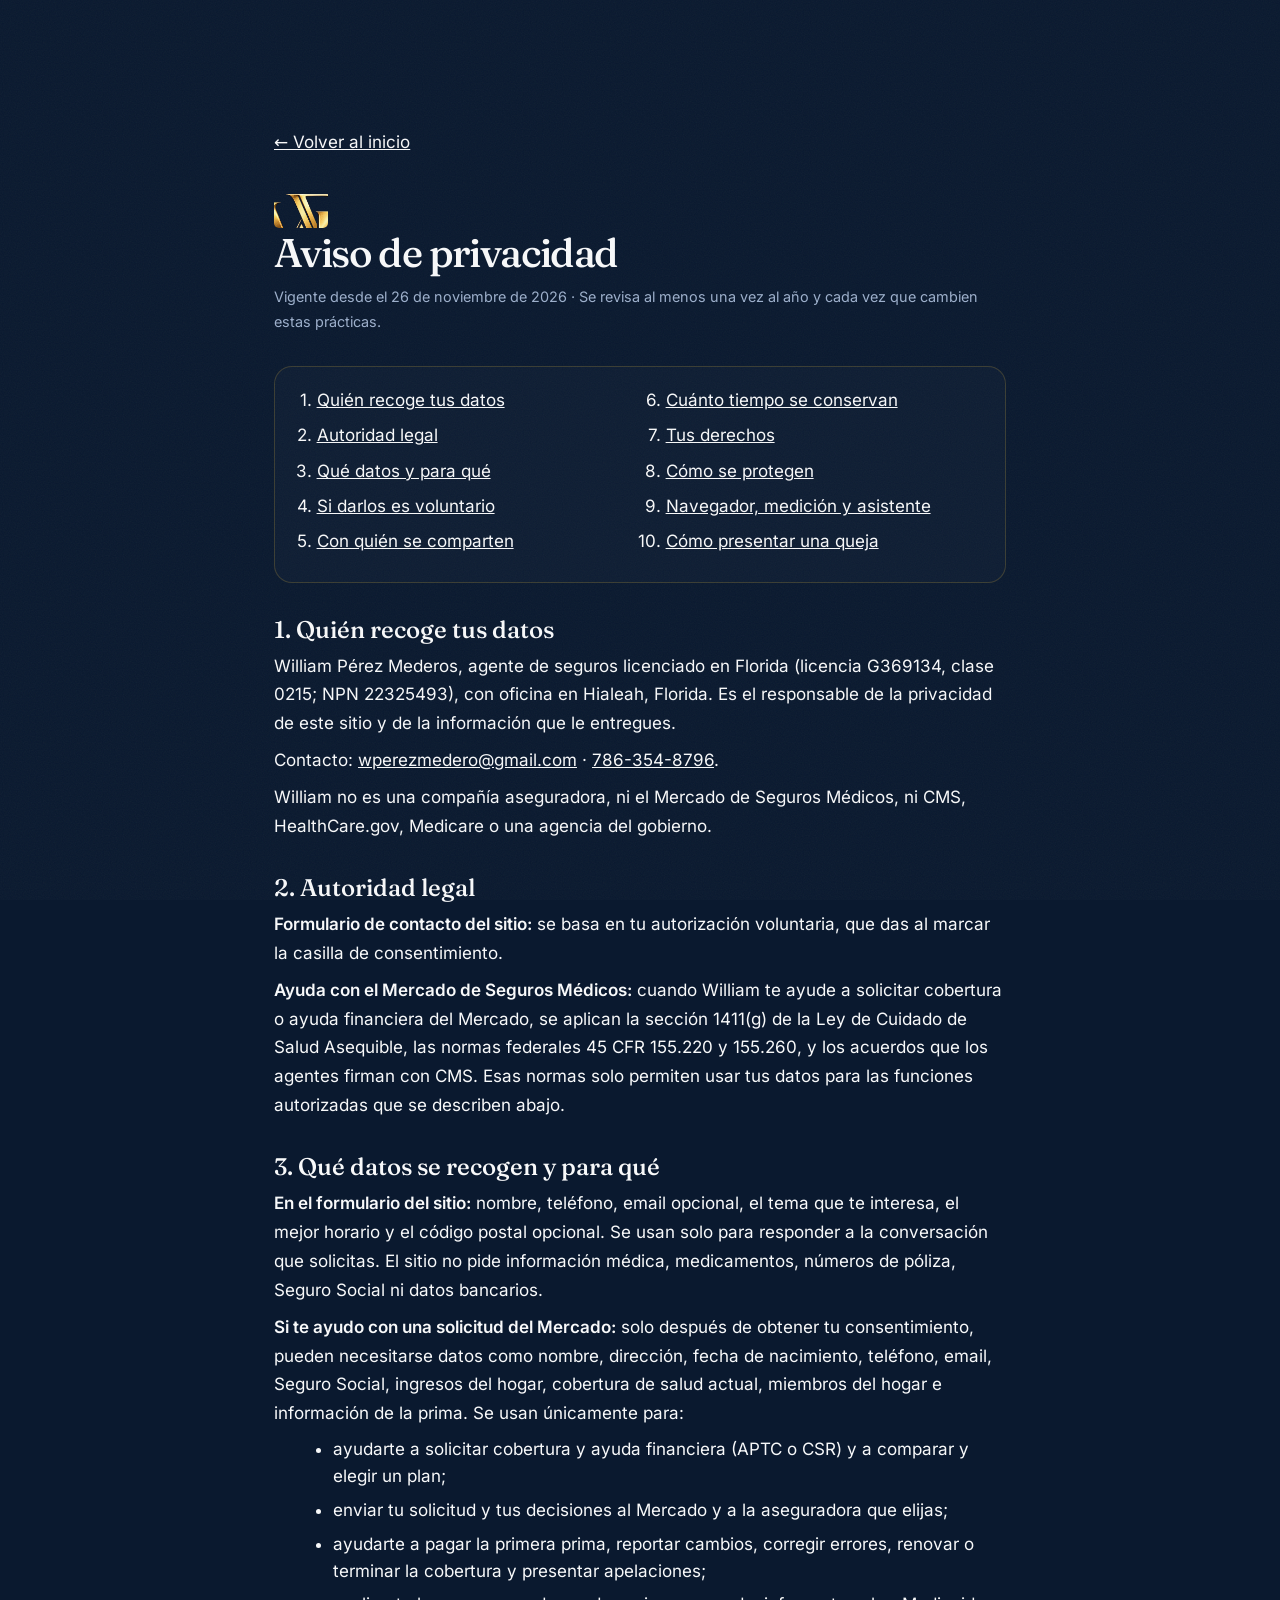
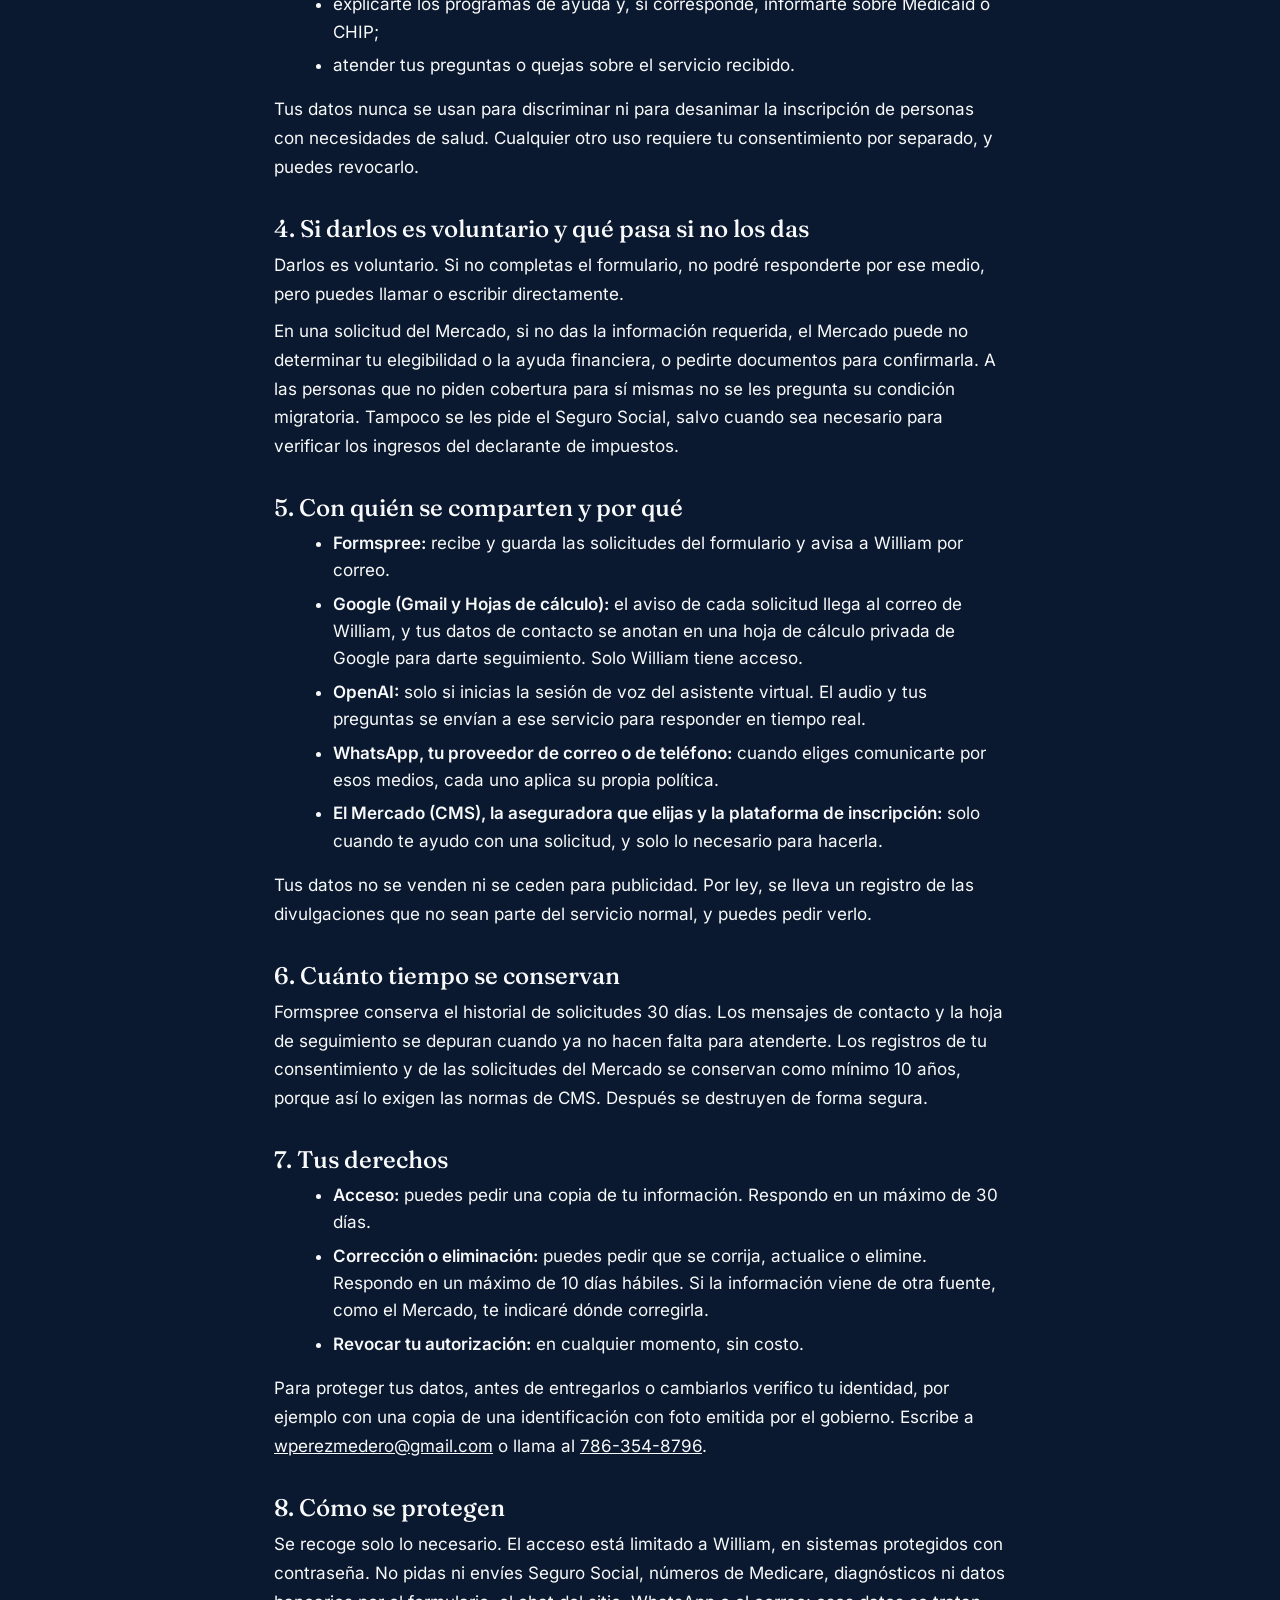
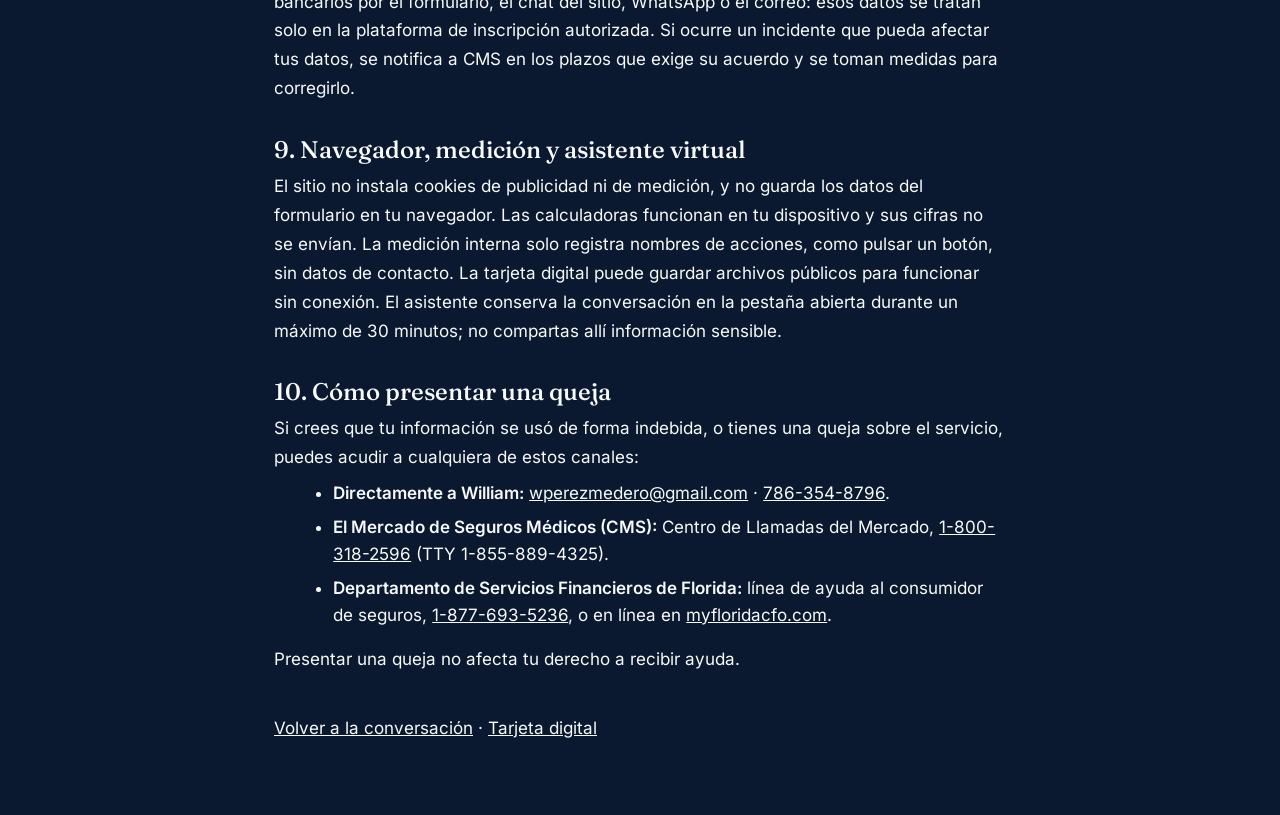
<file: privacidad.html>
<!doctype html><html lang="es"><head><meta charset="utf-8"><meta name="viewport" content="width=device-width,initial-scale=1"><meta name="theme-color" content="#0A192F"><title>Aviso de privacidad | William Pérez Mederos</title><meta name="description" content="Aviso de privacidad de William Pérez Mederos, agente de seguros licenciado en Florida: qué datos se recogen, para qué, con quién se comparten, tus derechos y cómo presentar una queja."><link rel="canonical" href="https://williamperezseguros.com/privacidad.html"><link rel="stylesheet" href="assets/css/sitio.css?v=20261125-premium"><link rel="stylesheet" href="assets/css/growth.css?v=20261125-foto"><link rel="icon" href="tarjeta/assets/favicon-48.png"></head><body><main class="growth-legal">
<a href="./">← Volver al inicio</a>
<span class="wp-brand-mark" aria-hidden="true"><img src="assets/brand/wp-card-transparent-768.webp" alt="" width="256" height="256" decoding="async"></span>
<h1>Aviso de privacidad</h1>
<p class="legal-meta">Vigente desde el 26 de noviembre de 2026 · Se revisa al menos una vez al año y cada vez que cambien estas prácticas.</p>

<nav class="legal-indice" aria-label="Contenido del aviso"><ol>
<li><a href="#quien">Quién recoge tus datos</a></li>
<li><a href="#autoridad">Autoridad legal</a></li>
<li><a href="#datos">Qué datos y para qué</a></li>
<li><a href="#voluntario">Si darlos es voluntario</a></li>
<li><a href="#compartir">Con quién se comparten</a></li>
<li><a href="#conservacion">Cuánto tiempo se conservan</a></li>
<li><a href="#derechos">Tus derechos</a></li>
<li><a href="#seguridad">Cómo se protegen</a></li>
<li><a href="#navegador">Navegador, medición y asistente</a></li>
<li><a href="#quejas">Cómo presentar una queja</a></li>
</ol></nav>

<h2 id="quien">1. Quién recoge tus datos</h2>
<p>William Pérez Mederos, agente de seguros licenciado en Florida (licencia G369134, clase 0215; NPN 22325493), con oficina en Hialeah, Florida. Es el responsable de la privacidad de este sitio y de la información que le entregues.</p>
<p>Contacto: <a href="mailto:wperezmedero@gmail.com">wperezmedero@gmail.com</a> · <a href="tel:+17863548796">786-354-8796</a>.</p>
<p>William no es una compañía aseguradora, ni el Mercado de Seguros Médicos, ni CMS, HealthCare.gov, Medicare o una agencia del gobierno.</p>

<h2 id="autoridad">2. Autoridad legal</h2>
<p><b>Formulario de contacto del sitio:</b> se basa en tu autorización voluntaria, que das al marcar la casilla de consentimiento.</p>
<p><b>Ayuda con el Mercado de Seguros Médicos:</b> cuando William te ayude a solicitar cobertura o ayuda financiera del Mercado, se aplican la sección 1411(g) de la Ley de Cuidado de Salud Asequible, las normas federales 45 CFR 155.220 y 155.260, y los acuerdos que los agentes firman con CMS. Esas normas solo permiten usar tus datos para las funciones autorizadas que se describen abajo.</p>

<h2 id="datos">3. Qué datos se recogen y para qué</h2>
<p><b>En el formulario del sitio:</b> nombre, teléfono, email opcional, el tema que te interesa, el mejor horario y el código postal opcional. Se usan solo para responder a la conversación que solicitas. El sitio no pide información médica, medicamentos, números de póliza, Seguro Social ni datos bancarios.</p>
<p><b>Si te ayudo con una solicitud del Mercado:</b> solo después de obtener tu consentimiento, pueden necesitarse datos como nombre, dirección, fecha de nacimiento, teléfono, email, Seguro Social, ingresos del hogar, cobertura de salud actual, miembros del hogar e información de la prima. Se usan únicamente para:</p>
<ul>
<li>ayudarte a solicitar cobertura y ayuda financiera (APTC o CSR) y a comparar y elegir un plan;</li>
<li>enviar tu solicitud y tus decisiones al Mercado y a la aseguradora que elijas;</li>
<li>ayudarte a pagar la primera prima, reportar cambios, corregir errores, renovar o terminar la cobertura y presentar apelaciones;</li>
<li>explicarte los programas de ayuda y, si corresponde, informarte sobre Medicaid o CHIP;</li>
<li>atender tus preguntas o quejas sobre el servicio recibido.</li>
</ul>
<p>Tus datos nunca se usan para discriminar ni para desanimar la inscripción de personas con necesidades de salud. Cualquier otro uso requiere tu consentimiento por separado, y puedes revocarlo.</p>

<h2 id="voluntario">4. Si darlos es voluntario y qué pasa si no los das</h2>
<p>Darlos es voluntario. Si no completas el formulario, no podré responderte por ese medio, pero puedes llamar o escribir directamente.</p>
<p>En una solicitud del Mercado, si no das la información requerida, el Mercado puede no determinar tu elegibilidad o la ayuda financiera, o pedirte documentos para confirmarla. A las personas que no piden cobertura para sí mismas no se les pregunta su condición migratoria. Tampoco se les pide el Seguro Social, salvo cuando sea necesario para verificar los ingresos del declarante de impuestos.</p>

<h2 id="compartir">5. Con quién se comparten y por qué</h2>
<ul>
<li><b>Formspree:</b> recibe y guarda las solicitudes del formulario y avisa a William por correo.</li>
<li><b>Google (Gmail y Hojas de cálculo):</b> el aviso de cada solicitud llega al correo de William, y tus datos de contacto se anotan en una hoja de cálculo privada de Google para darte seguimiento. Solo William tiene acceso.</li>
<li><b>OpenAI:</b> solo si inicias la sesión de voz del asistente virtual. El audio y tus preguntas se envían a ese servicio para responder en tiempo real.</li>
<li><b>WhatsApp, tu proveedor de correo o de teléfono:</b> cuando eliges comunicarte por esos medios, cada uno aplica su propia política.</li>
<li><b>El Mercado (CMS), la aseguradora que elijas y la plataforma de inscripción:</b> solo cuando te ayudo con una solicitud, y solo lo necesario para hacerla.</li>
</ul>
<p>Tus datos no se venden ni se ceden para publicidad. Por ley, se lleva un registro de las divulgaciones que no sean parte del servicio normal, y puedes pedir verlo.</p>

<h2 id="conservacion">6. Cuánto tiempo se conservan</h2>
<p>Formspree conserva el historial de solicitudes 30 días. Los mensajes de contacto y la hoja de seguimiento se depuran cuando ya no hacen falta para atenderte. Los registros de tu consentimiento y de las solicitudes del Mercado se conservan como mínimo 10 años, porque así lo exigen las normas de CMS. Después se destruyen de forma segura.</p>

<h2 id="derechos">7. Tus derechos</h2>
<ul>
<li><b>Acceso:</b> puedes pedir una copia de tu información. Respondo en un máximo de 30 días.</li>
<li><b>Corrección o eliminación:</b> puedes pedir que se corrija, actualice o elimine. Respondo en un máximo de 10 días hábiles. Si la información viene de otra fuente, como el Mercado, te indicaré dónde corregirla.</li>
<li><b>Revocar tu autorización:</b> en cualquier momento, sin costo.</li>
</ul>
<p>Para proteger tus datos, antes de entregarlos o cambiarlos verifico tu identidad, por ejemplo con una copia de una identificación con foto emitida por el gobierno. Escribe a <a href="mailto:wperezmedero@gmail.com">wperezmedero@gmail.com</a> o llama al <a href="tel:+17863548796">786-354-8796</a>.</p>

<h2 id="seguridad">8. Cómo se protegen</h2>
<p>Se recoge solo lo necesario. El acceso está limitado a William, en sistemas protegidos con contraseña. No pidas ni envíes Seguro Social, números de Medicare, diagnósticos ni datos bancarios por el formulario, el chat del sitio, WhatsApp o el correo: esos datos se tratan solo en la plataforma de inscripción autorizada. Si ocurre un incidente que pueda afectar tus datos, se notifica a CMS en los plazos que exige su acuerdo y se toman medidas para corregirlo.</p>

<h2 id="navegador">9. Navegador, medición y asistente virtual</h2>
<p>El sitio no instala cookies de publicidad ni de medición, y no guarda los datos del formulario en tu navegador. Las calculadoras funcionan en tu dispositivo y sus cifras no se envían. La medición interna solo registra nombres de acciones, como pulsar un botón, sin datos de contacto. La tarjeta digital puede guardar archivos públicos para funcionar sin conexión. El asistente conserva la conversación en la pestaña abierta durante un máximo de 30 minutos; no compartas allí información sensible.</p>

<h2 id="quejas">10. Cómo presentar una queja</h2>
<p>Si crees que tu información se usó de forma indebida, o tienes una queja sobre el servicio, puedes acudir a cualquiera de estos canales:</p>
<ul>
<li><b>Directamente a William:</b> <a href="mailto:wperezmedero@gmail.com">wperezmedero@gmail.com</a> · <a href="tel:+17863548796">786-354-8796</a>.</li>
<li><b>El Mercado de Seguros Médicos (CMS):</b> Centro de Llamadas del Mercado, <a href="tel:+18003182596">1-800-318-2596</a> (TTY 1-855-889-4325).</li>
<li><b>Departamento de Servicios Financieros de Florida:</b> línea de ayuda al consumidor de seguros, <a href="tel:+18776935236">1-877-693-5236</a>, o en línea en <a href="https://www.myfloridacfo.com/division/consumers/needourhelp">myfloridacfo.com</a>.</li>
</ul>
<p>Presentar una queja no afecta tu derecho a recibir ayuda.</p>

<p style="margin-top:2.5rem"><a href="./#conversacion">Volver a la conversación</a> · <a href="tarjeta/">Tarjeta digital</a></p>
</main></body></html>
</file>
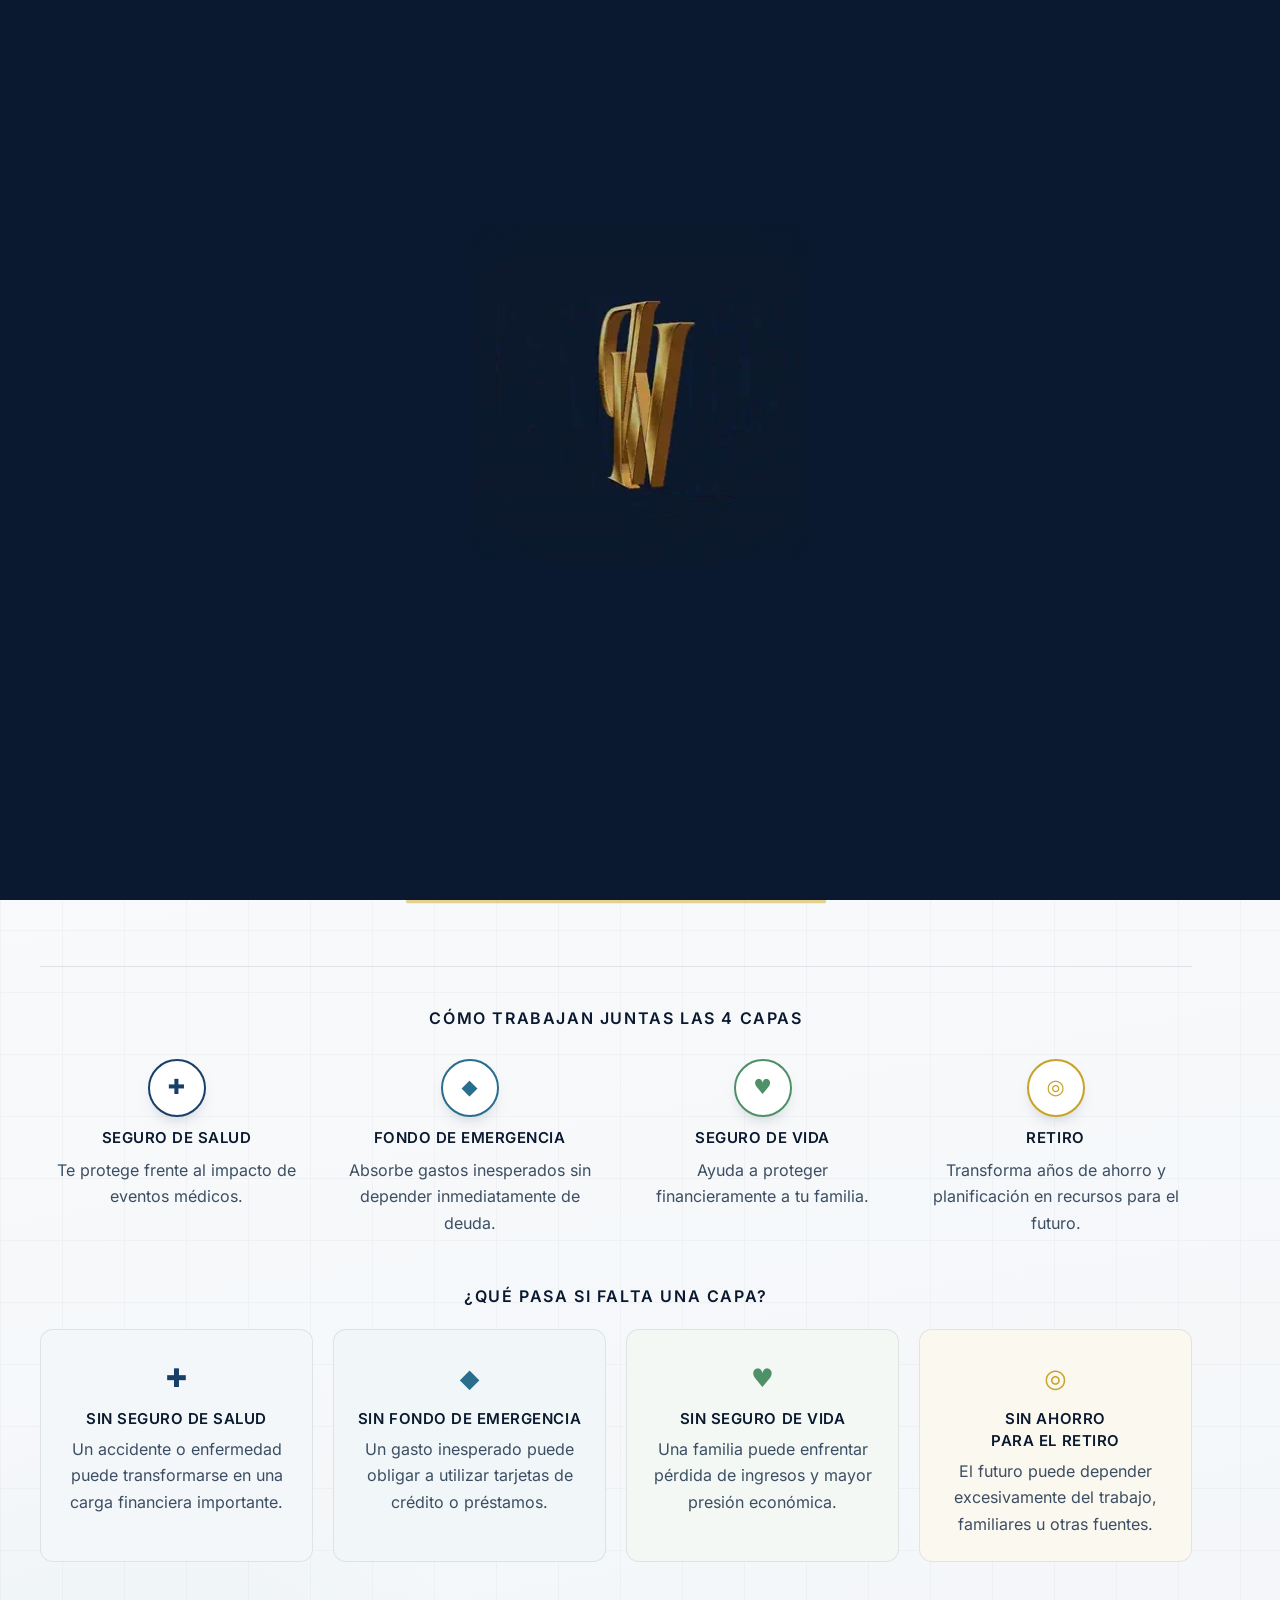
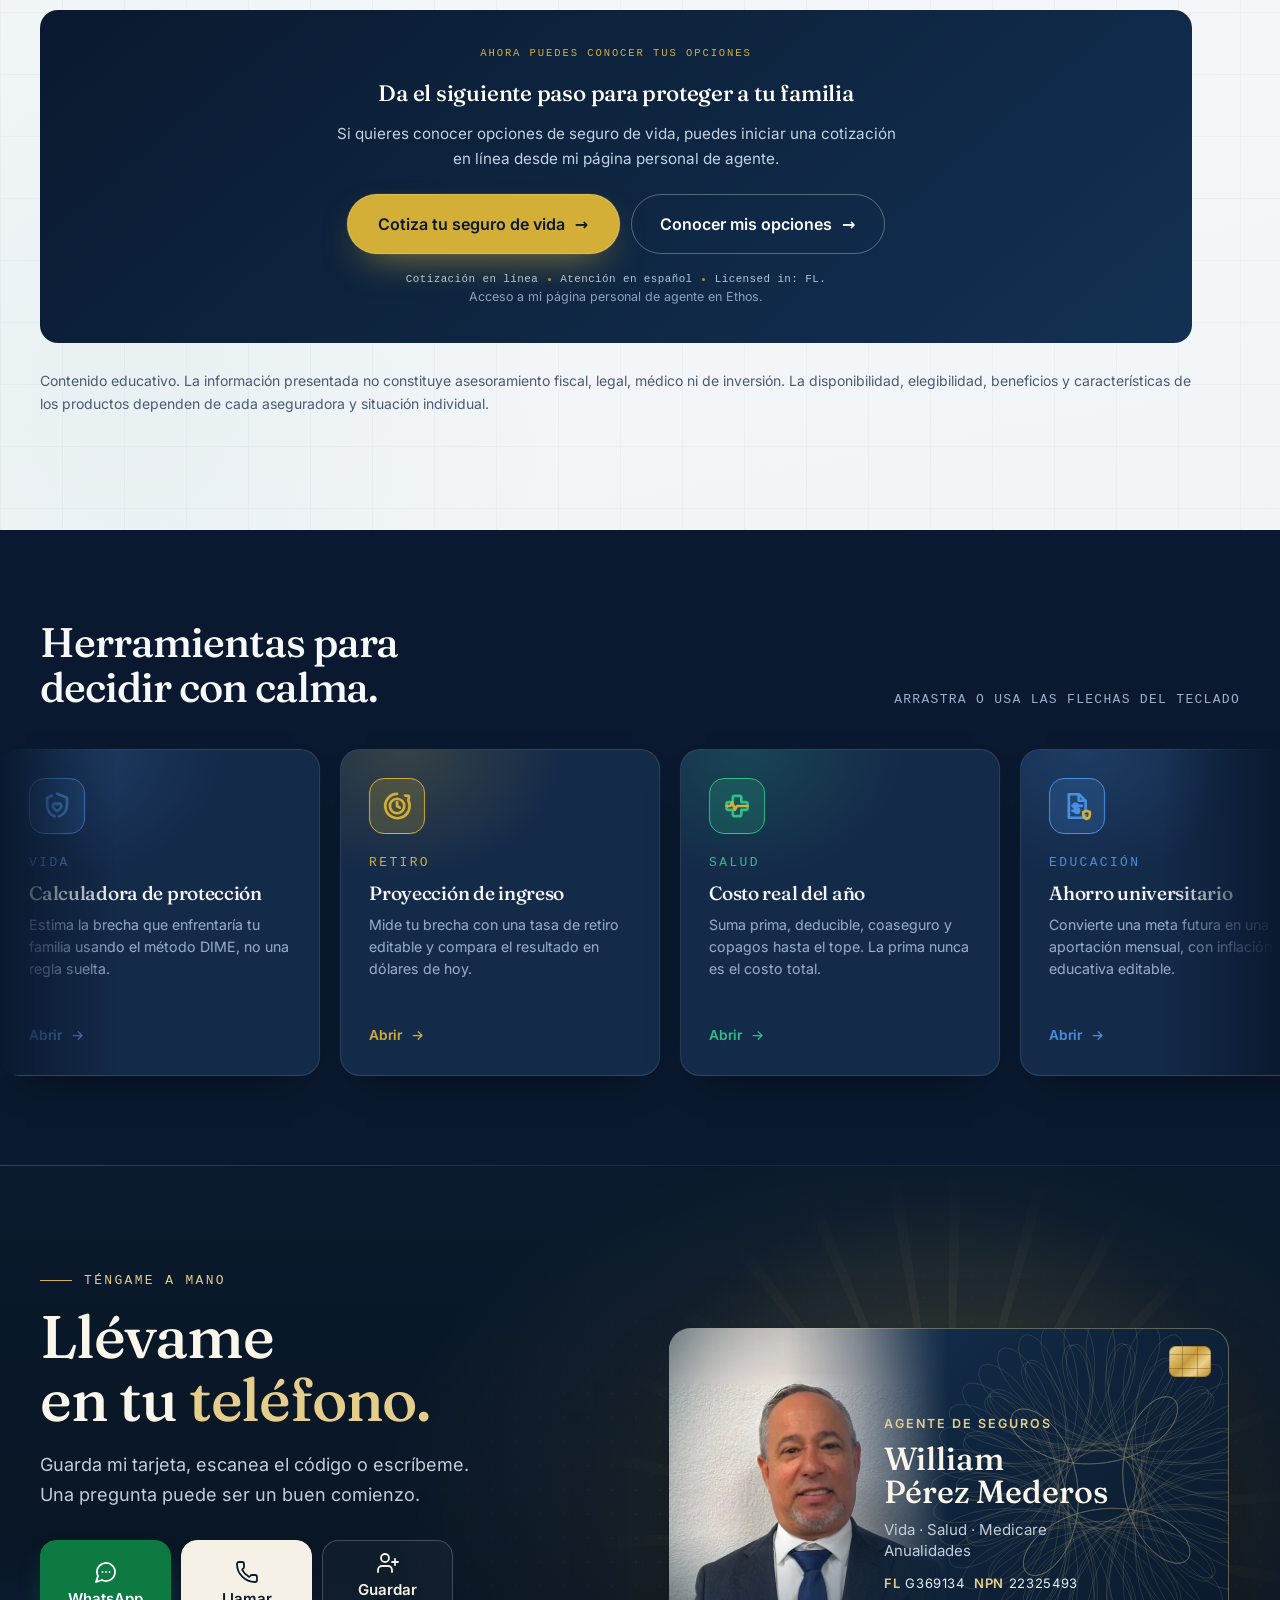
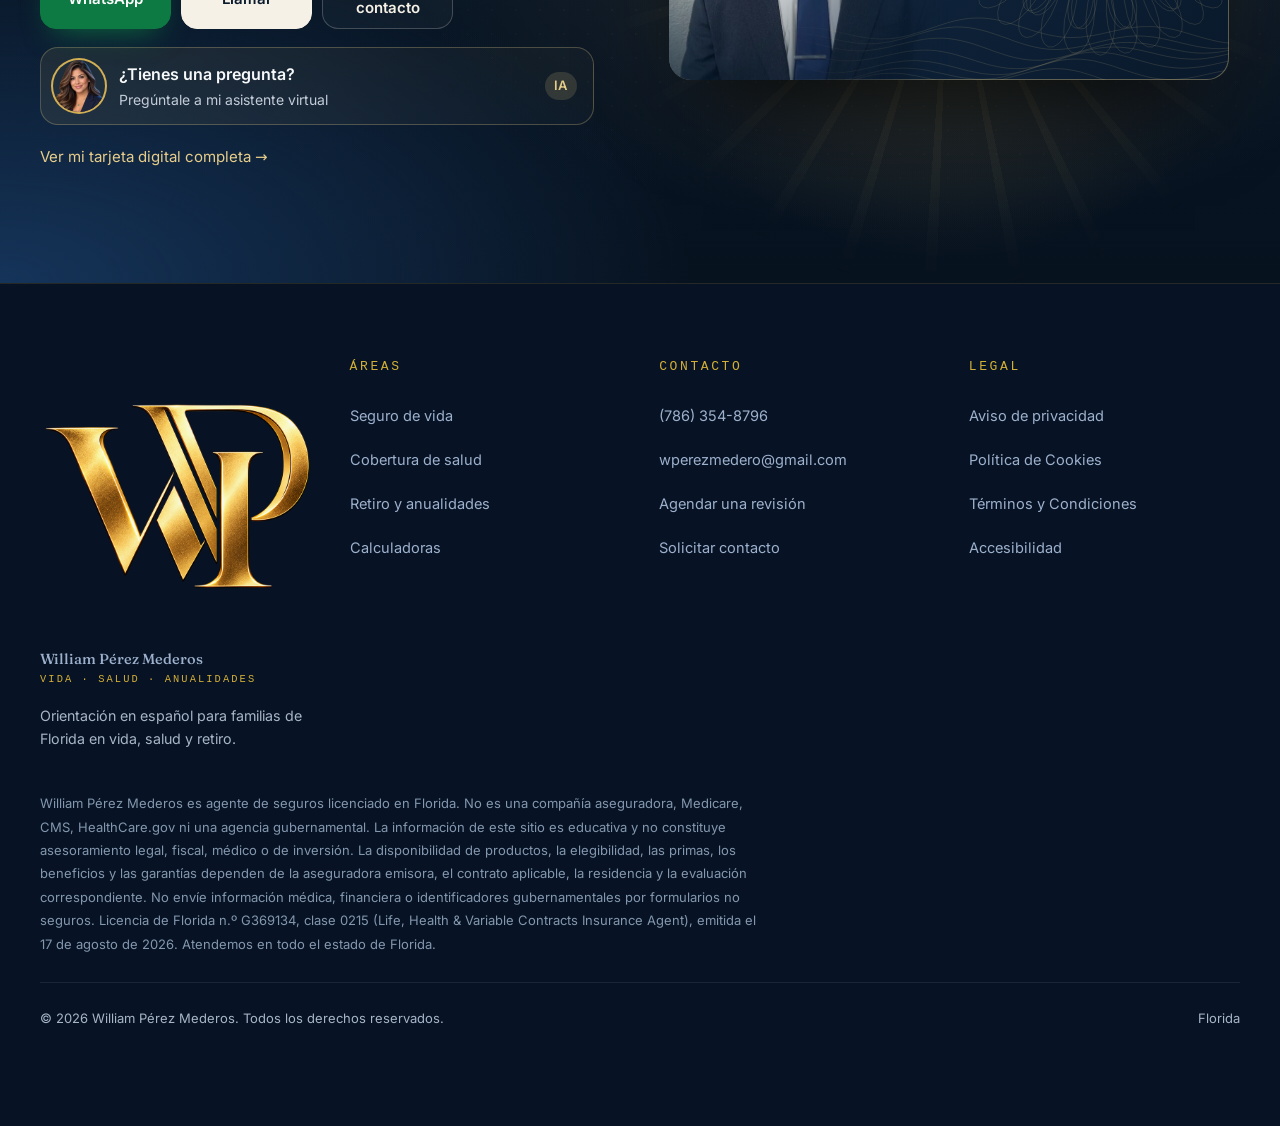
<file: proteccion.html>
<!DOCTYPE html>
<html lang="es">
<head>
<meta charset="utf-8">
<meta name="viewport" content="width=device-width, initial-scale=1, viewport-fit=cover">
<meta name="theme-color" content="#0A192F">

<title>La protección financiera familiar en 4 capas | William Pérez Mederos</title>
<meta name="description" content="Entiende cómo la protección de vida, la cobertura de salud, el ahorro y el retiro trabajan juntos para proteger a tu familia en Florida. Orientación educativa en español.">
<link rel="canonical" href="https://williamperezseguros.com/proteccion.html">
<meta name="robots" content="index, follow, max-image-preview:large">

<meta property="og:type" content="website">
<meta property="og:locale" content="es_US">
<meta property="og:site_name" content="William Pérez Mederos">
<meta property="og:title" content="La protección financiera familiar en 4 capas">
<meta property="og:description" content="Entiende cómo la protección de vida, la cobertura de salud, el ahorro y el retiro trabajan juntos para proteger a tu familia en Florida. Orientación educativa en español.">
<meta property="og:url" content="https://williamperezseguros.com/proteccion.html">
<meta property="og:image" content="https://williamperezseguros.com/tarjeta/assets/icon-512.png">
<meta property="og:image:width" content="512">
<meta property="og:image:height" content="512">
<meta property="og:image:alt" content="William Pérez Mederos, agente de seguros licenciado en Florida.">
<meta name="twitter:card" content="summary">


<script>
/* Si se llega desde otra página del sitio, conserva desde el primer pintado la transición elegida por el destino. */
try{var T=sessionStorage.getItem('wps-transicion')||(sessionStorage.getItem('wps-rayo')==='1'?'rayo':'');sessionStorage.removeItem('wps-transicion');sessionStorage.removeItem('wps-rayo');if(T&&!matchMedia('(prefers-reduced-motion: reduce)').matches){if(!/^(suave|cristal|rayo)$/.test(T))T='suave';document.documentElement.classList.add('trans-'+T,'rayo-cubre');setTimeout(function(){if(document.documentElement.classList.contains('rayo-cubre'))document.documentElement.classList.remove('rayo-cubre','trans-suave','trans-cristal','trans-rayo')},1300)}}catch(e){}
/* Primera entrada de marca; no compite con las transiciones internas. */
try {
  const page = document.documentElement;
  const key = 'wps-brand-entrance-rapido-v4';
  if (!matchMedia('(prefers-reduced-motion: reduce)').matches &&
      !page.classList.contains('rayo-cubre') && !sessionStorage.getItem(key)) {
    sessionStorage.setItem(key, '1');
    page.classList.add('brand-entrance-active');
    setTimeout(() => page.classList.remove('brand-entrance-active'), 6800);
  }
} catch (e) {}
</script>
<link rel="preload" href="assets/brand/wp-card-transparent-768.webp" as="image">
<link rel="stylesheet" href="assets/css/sitio.css?v=20261125-premium">
<link rel="stylesheet" href="assets/css/growth.css?v=20261125-foto">
<link rel="preload" href="tarjeta/assets/fraunces-500.woff2" as="font" type="font/woff2" crossorigin>
<link rel="icon" href="tarjeta/assets/favicon-48.png">
<script type="speculationrules">
{"prefetch":[{"source":"document","where":{"href_matches":["/","/*.html"]},"eagerness":"moderate"}]}
</script>
</head>

<body data-modo="autorizado" class="pag-interna" data-pagina="proteccion">
<div class="brand-entrance" aria-hidden="true">
  <div class="brand-entrance__bg"></div>
  <div class="brand-entrance__lockup">
    <div class="brand-entrance__symbol">
      <img class="brand-entrance__final" src="assets/brand/wp-card-transparent-768.webp" alt="" width="768" height="768" decoding="async">
    </div>
    <p class="brand-entrance__name">William Pérez <span>Seguros</span></p>
    <p class="brand-entrance__tag">Protege a quienes dependen de ti</p>
  </div>
</div>
<script src="assets/js/entrada-marca.js?v=rapido-v4"></script>
<div class="rayo" aria-hidden="true">
  <div class="rayo__banda">
    <div class="rayo__fondo"></div>
    <svg class="rayo__trazo rayo__trazo--izq" viewBox="0 0 80 100" preserveAspectRatio="none" focusable="false"><polyline class="eco" points="68,0 16,45 60,52 8,100"/><polyline points="60,0 8,45 52,52 0,100"/></svg>
    <svg class="rayo__trazo rayo__trazo--der" viewBox="0 0 80 100" preserveAspectRatio="none" focusable="false"><polyline class="eco" points="72,0 20,45 64,52 12,100"/><polyline points="80,0 28,45 72,52 20,100"/></svg>
  </div>
  <svg class="rayo__marca" viewBox="0 0 40 40" fill="none" focusable="false"><path d="M20 3l14 6v11c0 9.4-5.9 15.4-14 17-8.1-1.6-14-7.6-14-17V9l14-6z" stroke="#D4AF37" stroke-width="1.6"/><path d="M13.5 20.5l4.5 4.5 9-9.5" stroke="#D4AF37" stroke-width="2" stroke-linecap="round" stroke-linejoin="round"/></svg>
</div>
<a class="sr-only growth-skip" href="#top">Saltar al contenido</a>

<header class="header" id="header">
  <div class="wrap header__bar">
    <a class="brand" href="./" aria-label="Inicio">
      <span class="wp-brand-mark" aria-hidden="true"><img src="assets/brand/wp-card-transparent-768.webp" alt="" width="768" height="768" decoding="async"></span>
      <span>William Pérez Mederos<small>Vida · Salud · Anualidades</small></span>
    </a>
    <nav class="nav" aria-label="Principal">
      <a href="./">Inicio</a>
      <a href="proteccion.html" aria-current="page">Protección</a>
      <a href="calculadoras.html">Calculadoras</a>
      <a href="sobre-mi.html">Sobre mí</a>
      <a href="preguntas.html">Preguntas</a>
    </nav>
    <a class="btn btn--gold header__cta solo-autorizado cta-life-header" href="https://agents.ethoslife.com/invite/4a3e3" data-life-quote-cta data-growth-event="ethos_quote" aria-label="Cotiza tu seguro de vida en mi página personal de agente en Ethos">Cotiza tu seguro de vida <span aria-hidden="true">→</span></a><a class="btn btn--gold header__cta solo-educativo" href="calculadoras.html">Usar las calculadoras</a>
    <button class="burger" id="burger" aria-expanded="false" aria-controls="drawer" aria-label="Abrir menú">
      <span></span><span></span><span></span>
    </button>
  </div>
</header>

<div class="scrim" id="scrim"></div>

<nav class="drawer" id="drawer" aria-label="Menú móvil" aria-hidden="true" inert>
  <a href="./">Inicio <span class="num"></span></a>
  <a href="./" aria-current="page">Protección <span class="num"></span></a>
  <a href="calculadoras.html">Calculadoras <span class="num"></span></a>
  <a href="sobre-mi.html">Sobre mí <span class="num"></span></a>
  <a href="preguntas.html">Preguntas <span class="num"></span></a>
  <a class="btn btn--gold solo-autorizado cta-life-drawer" href="https://agents.ethoslife.com/invite/4a3e3" data-life-quote-cta data-growth-event="ethos_quote" aria-label="Cotiza tu seguro de vida en mi página personal de agente en Ethos">Cotiza tu seguro de vida <span aria-hidden="true">→</span></a><a class="btn btn--ghost solo-autorizado drawer-secondary" href="./#conversacion" data-growth-event="review_protection">Revisar mi protección</a><a class="btn btn--gold solo-educativo" href="calculadoras.html">Usar las calculadoras</a>
</nav>

<main id="top">

<!-- ══ ARQUITECTURA DE LA PROTECCIÓN FINANCIERA ══ -->
<section class="section arq" id="arquitectura" aria-labelledby="arq-titulo">
  <div class="arq__fondo" aria-hidden="true"></div>
  <div class="wrap">

    <div class="arq__top">
      <header class="arq__head">
        <p class="arq__eyebrow">La arquitectura de</p>
        <h1 id="arq-titulo">La protección<br>financiera familiar</h1>
        <p class="arq__sub">4 capas. 1 propósito:<br>proteger su presente, su futuro y a quienes más ama.</p>
        <p class="arq__intro">La vida es impredecible, pero tu familia no tiene por qué enfrentarla sin un plan. Estas cuatro capas trabajan juntas para ayudarte a revisar las necesidades de tu familia.</p>
        <p class="arq__cita"><span aria-hidden="true">◆</span><span>Primero entiendo qué necesitas proteger. <b>Después revisamos tus opciones.</b></span></p>
      </header>

      <!-- Pirámide dentro de la casa -->
      <div class="arq__piramide">
        <svg class="arq__casa" viewBox="0 0 460 400" aria-hidden="true" focusable="false" preserveAspectRatio="none">
          <path d="M230 8 L448 150 L448 392 L12 392 L12 150 Z" fill="none" stroke="currentColor" stroke-width="3" stroke-linejoin="round"/>
        </svg>
        <p class="arq__techo">Tranquilidad financiera<br>para tu familia</p>

        <article class="arq-capa arq-capa--4" style="--d:.66s">
          <span class="arq-capa__n" aria-hidden="true">4</span>
          <div><h3>Retiro</h3><p>Construye recursos para mantener independencia y calidad de vida durante tus años de retiro.</p></div>
        </article>
        <article class="arq-capa arq-capa--3" style="--d:.48s">
          <span class="arq-capa__n" aria-hidden="true">3</span>
          <div><h3>Seguro de vida</h3><p>Ayuda a proteger económicamente a quienes dependen de ti si llegara a faltar tu ingreso.</p></div>
        </article>
        <article class="arq-capa arq-capa--2" style="--d:.3s">
          <span class="arq-capa__n" aria-hidden="true">2</span>
          <div><h3>Fondo de emergencia</h3><p>Tu colchón financiero para gastos inesperados y períodos temporales de dificultad.</p></div>
        </article>
        <article class="arq-capa arq-capa--1" style="--d:.12s">
          <span class="arq-capa__n" aria-hidden="true">1</span>
          <div><h3>Seguro de salud</h3><p>Protege tu bienestar y ayuda a reducir el impacto financiero de enfermedades o accidentes.</p></div>
        </article>
        <span class="arq__base" aria-hidden="true"></span>
      </div>

      <!-- Datos -->
      <div class="arq__datos">
        <h3 class="arq__h3">Primero, las personas</h3>
        <article class="arq-dato"><div><b>Tu familia</b><p>¿Quién depende de tus ingresos y durante cuánto tiempo?</p></div></article>
        <article class="arq-dato"><div><b>Tu hogar</b><p>¿Qué hipoteca u otras deudas conviene considerar?</p></div></article>
        <article class="arq-dato"><div><b>Tus metas</b><p>¿Qué te gustaría dejar protegido para tus seres queridos?</p></div></article>
        <article class="arq-dato"><div><b>Tu decisión</b><p>Primero entiende las opciones, sus costos y sus condiciones.</p></div></article>
      </div>
    </div>

    <!-- Franja inferior -->
    <div class="arq__bajo">
      <div class="arq__col">
        <h3 class="arq__h3 arq__h3--c">Cómo trabajan juntas las 4 capas</h3>
        <ol class="arq__flujo">
          <li style="--d:0s"><span class="arq-paso__ico arq-paso__ico--1" aria-hidden="true">✚</span><b>Seguro de salud</b><span>Te protege frente al impacto de eventos médicos.</span></li>
          <li style="--d:.13s"><span class="arq-paso__ico arq-paso__ico--2" aria-hidden="true">◆</span><b>Fondo de emergencia</b><span>Absorbe gastos inesperados sin depender inmediatamente de deuda.</span></li>
          <li style="--d:.26s"><span class="arq-paso__ico arq-paso__ico--3" aria-hidden="true">♥</span><b>Seguro de vida</b><span>Ayuda a proteger financieramente a tu familia.</span></li>
          <li style="--d:.39s"><span class="arq-paso__ico arq-paso__ico--4" aria-hidden="true">◎</span><b>Retiro</b><span>Transforma años de ahorro y planificación en recursos para el futuro.</span></li>
        </ol>
      </div>

      <div class="arq__col">
        <h3 class="arq__h3 arq__h3--c">¿Qué pasa si falta una capa?</h3>
        <div class="arq__faltas">
          <article class="arq-falta arq-falta--1" style="--d:0s"><span class="arq-falta__x" aria-hidden="true">✕</span><i class="arq-falta__ico" aria-hidden="true">✚</i><b>Sin seguro de salud</b><p>Un accidente o enfermedad puede transformarse en una carga financiera importante.</p></article>
          <article class="arq-falta arq-falta--2" style="--d:.1s"><span class="arq-falta__x" aria-hidden="true">✕</span><i class="arq-falta__ico" aria-hidden="true">◆</i><b>Sin fondo de emergencia</b><p>Un gasto inesperado puede obligar a utilizar tarjetas de crédito o préstamos.</p></article>
          <article class="arq-falta arq-falta--3" style="--d:.2s"><span class="arq-falta__x" aria-hidden="true">✕</span><i class="arq-falta__ico" aria-hidden="true">♥</i><b>Sin seguro de vida</b><p>Una familia puede enfrentar pérdida de ingresos y mayor presión económica.</p></article>
          <article class="arq-falta arq-falta--4" style="--d:.3s"><span class="arq-falta__x" aria-hidden="true">✕</span><i class="arq-falta__ico" aria-hidden="true">◎</i><b>Sin ahorro para el retiro</b><p>El futuro puede depender excesivamente del trabajo, familiares u otras fuentes.</p></article>
        </div>
      </div>
    </div>

    <!-- CTA -->
    <div class="arq__cta">
      <div>
        <span class="cta-life-eyebrow solo-autorizado">Ahora puedes conocer tus opciones</span>
        <h3>Da el siguiente paso para proteger a tu familia</h3>
        <p>Si quieres conocer opciones de seguro de vida, puedes iniciar una cotización en línea desde mi página personal de agente.</p>
      </div>
      <div class="arq__cta-btns">
        <a class="btn btn--gold cta-life-primary solo-autorizado" href="https://agents.ethoslife.com/invite/4a3e3" data-life-quote-cta data-growth-event="ethos_quote" aria-label="Cotiza tu seguro de vida en mi página personal de agente en Ethos"><span>Cotiza tu seguro de vida</span><i class="cta-life-arrow" aria-hidden="true">→</i></a>
        <a class="btn btn--gold solo-educativo" href="calculadoras.html#calculadoras">Calcular mi necesidad <i aria-hidden="true">→</i></a>
        <a class="btn btn--ghost" href="./#pilares">Conocer mis opciones <i aria-hidden="true">→</i></a>
      </div>
      <div class="cta-life-trust solo-autorizado">
        <p class="cta-life-meta"><span>Cotización en línea</span><i aria-hidden="true"></i><span class="sr-only">, </span><span>Atención en español</span><i aria-hidden="true"></i><span class="sr-only">, </span><span>Licensed in: FL.</span></p>
        <p class="cta-life-destination">Acceso a mi página personal de agente en Ethos.</p>
      </div>
    </div>

    <p class="arq__legal">Contenido educativo. La información presentada no constituye asesoramiento fiscal, legal, médico ni de inversión. La disponibilidad, elegibilidad, beneficios y características de los productos dependen de cada aseguradora y situación individual.</p>
  </div>
</section>

<!-- ══ CARRUSEL DE RECURSOS ══ -->
<section class="show" id="recursos" aria-labelledby="show-t" aria-roledescription="carrusel">
  <div class="show__head">
    <h2 id="show-t">Herramientas para decidir con calma.</h2>
    <p class="show__hint"><span class="hint-touch">Desliza para ver más</span><span class="hint-mouse">Arrastra o usa las flechas del teclado</span></p>
  </div>
  <div class="show__view" id="showView">
    <div class="show__track" id="showTrack">
      <div class="show__marq" id="showMarq" role="list"></div>
    </div>
  </div>
  <p class="sr-only" id="showLive" role="status" aria-live="polite"></p>
</section>

</main>

<!-- ══ CIERRE · TARJETA 3D ══ -->
<section class="cierre" id="cierre" aria-labelledby="cierreTitle">
  <div class="wrap ci-in">
    <div>
      <p class="ci-eyebrow">Téngame a mano</p>
      <h2 id="cierreTitle">Llévame<br>en tu <em>teléfono.</em></h2>
      <p class="ci-lead">Guarda mi tarjeta, escanea el código o escríbeme. Una pregunta puede ser un buen comienzo.</p>
      <div class="ci-acciones">
        <a class="ci-btn ci-btn--wa" href="https://wa.me/17863548796?text=Hola%20William.%20Vi%20su%20sitio%20web%20y%20quisiera%20que%20me%20explique%20mis%20opciones." target="_blank" rel="noopener"><svg viewBox="0 0 24 24" aria-hidden="true"><path d="M7.9 20A9 9 0 1 0 4 16.1L2 22Z"/><path d="M8.5 12h.01M12 12h.01M15.5 12h.01"/></svg>WhatsApp</a>
        <a class="ci-btn ci-btn--light" href="tel:+17863548796"><svg viewBox="0 0 24 24" aria-hidden="true"><path d="M13.8 16.6a1 1 0 0 0 1.2-.3l.4-.5A2 2 0 0 1 17 15h3a2 2 0 0 1 2 2v3a2 2 0 0 1-2 2A18 18 0 0 1 2 4a2 2 0 0 1 2-2h3a2 2 0 0 1 2 2v3a2 2 0 0 1-.8 1.6l-.5.4a1 1 0 0 0-.3 1.2 14 14 0 0 0 6.4 6.4"/></svg>Llamar</a>
        <a class="ci-btn" href="/tarjeta/william-perez-mederos.vcf"><svg viewBox="0 0 24 24" aria-hidden="true"><path d="M16 21v-2a4 4 0 0 0-4-4H6a4 4 0 0 0-4 4v2"/><circle cx="9" cy="7" r="4"/><path d="M19 8v6M22 11h-6"/></svg>Guardar contacto</a>
      </div>
      <button class="ci-asist" type="button" id="ciAsistente">
        <span class="ci-pulse"><img src="img/asistente-104.webp" width="52" height="52" alt="" loading="lazy" decoding="async"></span>
        <span><b>¿Tienes una pregunta?</b><small>Pregúntale a mi asistente virtual</small></span>
        <span class="ci-ia">IA</span>
      </button>
      <a class="ci-ver" href="/tarjeta/">Ver mi tarjeta digital completa →</a>
    </div>

    <div class="ci-stage">
      <div class="ci-rays" aria-hidden="true"></div>
      <div class="ci-halo" aria-hidden="true"></div>
      <div class="ci-float">
        <div class="ci-card" id="ciCard" role="button" tabindex="0" aria-pressed="false" aria-label="Voltear tarjeta para ver el código QR">
          <svg class="ci-outline" aria-hidden="true" preserveAspectRatio="none"><rect x="1" y="1" rx="22" ry="22" pathLength="1"/></svg>
          <div class="ci-face ci-front">
            <svg class="ci-guil" id="ciG1" viewBox="0 0 340 214" preserveAspectRatio="xMidYMid slice" aria-hidden="true"></svg>
            <div class="ci-photo"><img src="/tarjeta/assets/foto.webp" alt="William Pérez Mederos" loading="lazy" decoding="async"></div>
            <div class="ci-body">
              <span class="ci-chip" aria-hidden="true"></span>
              <p class="ci-kicker">Agente de seguros</p>
              <p class="ci-name">William <span>Pérez Mederos</span></p>
              <p class="ci-lines">Vida · Salud · Medicare<br>Anualidades</p>
              <p class="ci-lic"><span>FL</span> G369134 &nbsp;<span>NPN</span> 22325493</p>
            </div>
          </div>
          <div class="ci-face ci-back">
            <svg class="ci-guil" id="ciG2" viewBox="0 0 340 214" preserveAspectRatio="xMidYMid slice" aria-hidden="true"></svg>
            <div class="ci-qr"><div id="ciQr" role="img" aria-label="Código QR de la tarjeta digital"></div></div>
            <div style="position:relative;z-index:1;min-width:0">
              <p class="ci-kicker">Escanea aquí</p>
              <p class="ci-back-title">Mi tarjeta, en un escaneo.</p>
              <p class="ci-back-url">williamperezseguros.com/tarjeta</p>
            </div>
          </div>
        </div>
      </div>
      <p class="ci-hint">Toca la tarjeta para <b>ver el QR</b></p>
    </div>
  </div>
</section>

<footer class="footer">
  <div class="wrap">
    <div class="footer__grid">
      <div>
        <img class="wp-brand-signature" src="assets/brand/wp-card-transparent-768.webp" alt="William Pérez Mederos, agente de seguros licenciado. Vida, salud y retiro. Protección para tu familia. Confianza para tu futuro." width="768" height="768" loading="lazy" decoding="async">
        <a class="brand" href="./" style="margin-bottom:1rem">
          <span class="wp-brand-mark" aria-hidden="true"><img src="assets/brand/wp-card-transparent-768.webp" alt="" width="256" height="256" decoding="async"></span>
          <span>William Pérez Mederos<small>Vida · Salud · Anualidades</small></span>
        </a>
        <p style="color:#A7B5C8;font-size:.89rem;max-width:34ch">Orientación en español para familias de Florida en vida, salud y retiro.</p>
      </div>
      <div><h4>Áreas</h4><ul>
        <li><a href="./#pilares">Seguro de vida</a></li>
        <li><a href="./#pilares">Cobertura de salud</a></li>
        <li><a href="./#pilares">Retiro y anualidades</a></li>
        <li><a href="calculadoras.html#calculadoras">Calculadoras</a></li>
      </ul></div>
      <div><h4>Contacto</h4><ul>
        <li><a href="tel:+17863548796">(786) 354-8796</a></li>
        <li><a href="mailto:wperezmedero@gmail.com">wperezmedero@gmail.com</a></li>
        <li><a href="./#conversacion">Agendar una revisión</a></li>
        <li><a href="./#conversacion">Solicitar contacto</a></li>
      </ul></div>
      <div><h4>Legal</h4><ul>
        <li><a href="privacidad.html?v=20261125">Aviso de privacidad</a></li>
        <li><a href="#" data-legal="cookies">Política de Cookies</a></li>
        <li><a href="#" data-legal="terminos">Términos y Condiciones</a></li>
        <li><a href="#" data-legal="accesibilidad">Accesibilidad</a></li>
      </ul></div>
    </div>

    <p class="footer__disclaimer">
      William Pérez Mederos es agente de seguros licenciado en Florida. No es una compañía aseguradora, Medicare, CMS, HealthCare.gov ni una agencia gubernamental. La información de este sitio es educativa y no constituye asesoramiento legal, fiscal, médico o de inversión. La disponibilidad de productos, la elegibilidad, las primas, los beneficios y las garantías dependen de la aseguradora emisora, el contrato aplicable, la residencia y la evaluación correspondiente. No envíe información médica, financiera o identificadores gubernamentales por formularios no seguros. <span class="solo-autorizado">Licencia de Florida n.º G369134, clase 0215 (Life, Health &amp; Variable Contracts Insurance Agent), emitida el 17 de agosto de 2026.</span> Atendemos en todo el estado de Florida.
    </p>
    <div class="footer__legal">
      <span>© <span id="year">2026</span> William Pérez Mederos. Todos los derechos reservados.</span>
      <span>Florida</span>
    </div>
  </div>
</footer>

<div class="fabs">
  <button class="fab fab--bot" id="botOpen" aria-label="Abrir asistente virtual con IA" aria-expanded="false">
    <span class="dot"></span>
    <img src="img/asistente-104.webp" alt="" width="52" height="52" class="fab__logo">
  </button>
  <a class="fab fab--wa" id="wa" href="#" target="_blank" rel="noopener" aria-label="Escribir por WhatsApp">
    <svg width="28" height="28" viewBox="0 0 24 24" fill="#fff" aria-hidden="true"><path d="M17.5 14.4c-.3-.2-1.8-.9-2-1-.3-.1-.5-.2-.7.1-.2.3-.7 1-.9 1.2-.2.2-.3.2-.6.1-.3-.2-1.3-.5-2.4-1.5-.9-.8-1.5-1.8-1.7-2.1-.2-.3 0-.5.1-.6l.5-.6c.1-.2.2-.3.3-.5 0-.2 0-.4-.1-.5 0-.2-.7-1.6-.9-2.2-.2-.6-.5-.5-.7-.5h-.6c-.2 0-.5.1-.8.4-.3.3-1 1-1 2.5s1.1 2.9 1.2 3.1c.1.2 2.1 3.3 5.1 4.6.7.3 1.3.5 1.7.6.7.2 1.4.2 1.9.1.6-.1 1.8-.7 2-1.4.3-.7.3-1.3.2-1.4-.1-.2-.3-.2-.6-.4M12 2a10 10 0 00-8.6 15.1L2 22l5-1.3A10 10 0 1012 2m0 1.7a8.3 8.3 0 016.6 13.3 8.3 8.3 0 01-11 2.3l-.4-.2-3 .8.8-2.9-.2-.4A8.3 8.3 0 0112 3.7"/></svg>
  </a>
</div>

<div class="bot" id="bot" role="dialog" aria-label="Asistente virtual">
  <div class="bot__head">
    <div class="bot__av"><img src="img/asistente-104.webp" alt="" width="50" height="50"></div>
    <div class="bot__identity"><b id="botName">Asistente</b><small id="botSub">Asistente virtual con IA</small></div>
    <div class="bot__tools">
      <button class="bot__tool bot__tool--lang" id="botLang" type="button" aria-label="Cambiar a inglés">ES</button>
      <button class="bot__tool" id="botVoice" type="button" aria-label="Activar respuestas por voz" aria-pressed="false" title="Respuestas por voz">
        <svg width="16" height="16" viewBox="0 0 24 24" fill="none" stroke="currentColor" stroke-width="2" stroke-linecap="round" stroke-linejoin="round" aria-hidden="true"><path d="M11 5 6 9H2v6h4l5 4V5Z"/><path d="M15.5 8.5a5 5 0 0 1 0 7"/><path d="M18.5 5.5a9 9 0 0 1 0 13"/></svg>
      </button>
    </div>
    <button class="bot__x" id="botClose" aria-label="Cerrar asistente">×</button>
  </div>
  <div class="bot__log" id="botLog" aria-live="polite"></div>
  <div class="bot__opts" id="botOpts"></div>
  <p class="bot__voice-status" id="botVoiceStatus" role="status" aria-live="polite"></p>
  <div class="bot__ask">
    <label class="sr-only" for="botInput">Escribe tu mensaje</label>
    <input id="botInput" type="text" placeholder="Escribe aquí…" autocomplete="off">
    <button class="bot__mic" id="botMic" type="button" aria-label="Hablar por micrófono" title="Hablar">
      <svg width="17" height="17" viewBox="0 0 24 24" fill="none" stroke="currentColor" stroke-width="2" stroke-linecap="round" stroke-linejoin="round" aria-hidden="true"><rect x="9" y="2" width="6" height="12" rx="3"/><path d="M5 10a7 7 0 0 0 14 0M12 17v5M8 22h8"/></svg>
    </button>
    <button id="botSend" aria-label="Enviar">
      <svg width="16" height="16" viewBox="0 0 24 24" fill="none" stroke="currentColor" stroke-width="2" stroke-linecap="round" stroke-linejoin="round"><path d="M5 12h14M13 6l6 6-6 6"/></svg>
    </button>
  </div>
  <p class="bot__foot" id="botFoot">Asistente automático. No cotiza, no determina elegibilidad ni da consejo médico. No envíes SSN, número de Medicare, diagnósticos ni datos bancarios.</p>
</div>

<dialog class="sheet" id="sheet">
  <div class="sheet__head">
    <div><h3 id="sheetTitle"></h3><p id="sheetSub"></p></div>
    <button class="sheet__close" id="sheetClose" aria-label="Cerrar">
      <svg width="16" height="16" viewBox="0 0 24 24" fill="none" stroke="currentColor" stroke-width="2" stroke-linecap="round"><path d="M18 6L6 18M6 6l12 12"/></svg>
    </button>
  </div>
  <div class="sheet__body" id="sheetBody"></div>
  <div class="sheet__foot">
    <small id="sheetNote"></small>
    <a class="btn btn--gold btn--sm" href="./#conversacion" id="sheetCta">Revisar mi protección</a>
  </div>
</dialog>

<dialog class="legal" id="legalModal">
  <h3 id="legalTitle"></h3>
  <div id="legalBody"></div>
  <button class="btn btn--gold" id="legalClose">Cerrar</button>
</dialog>

<!-- CTA de conversión VIDA · enlace personal de agente Ethos (móvil). Se muestra/oculta desde sitio.js -->
<div class="life-sticky-cta solo-autorizado">
  <a class="btn btn--gold" href="https://agents.ethoslife.com/invite/4a3e3" data-life-quote-cta data-growth-event="ethos_quote" aria-label="Cotiza tu seguro de vida en mi página personal de agente en Ethos">
    <span>Cotiza tu seguro de vida</span><span class="life-sticky-cta__arrow" aria-hidden="true">→</span>
  </a>
</div>

<script src="assets/js/growth-config.js"></script>
<script src="assets/js/growth.js"></script>
<script src="assets/js/navegacion.js?v=nav-recovery-20260930"></script>
<script src="assets/js/motor-calculadoras.js"></script>
<script src="assets/js/asistente-arbol.js"></script>
<script src="assets/js/sitio.js?v=20261125-premium"></script>
<script src="assets/js/premium-v2.js?v=20261125" defer></script>
</body>
</html>
</file>
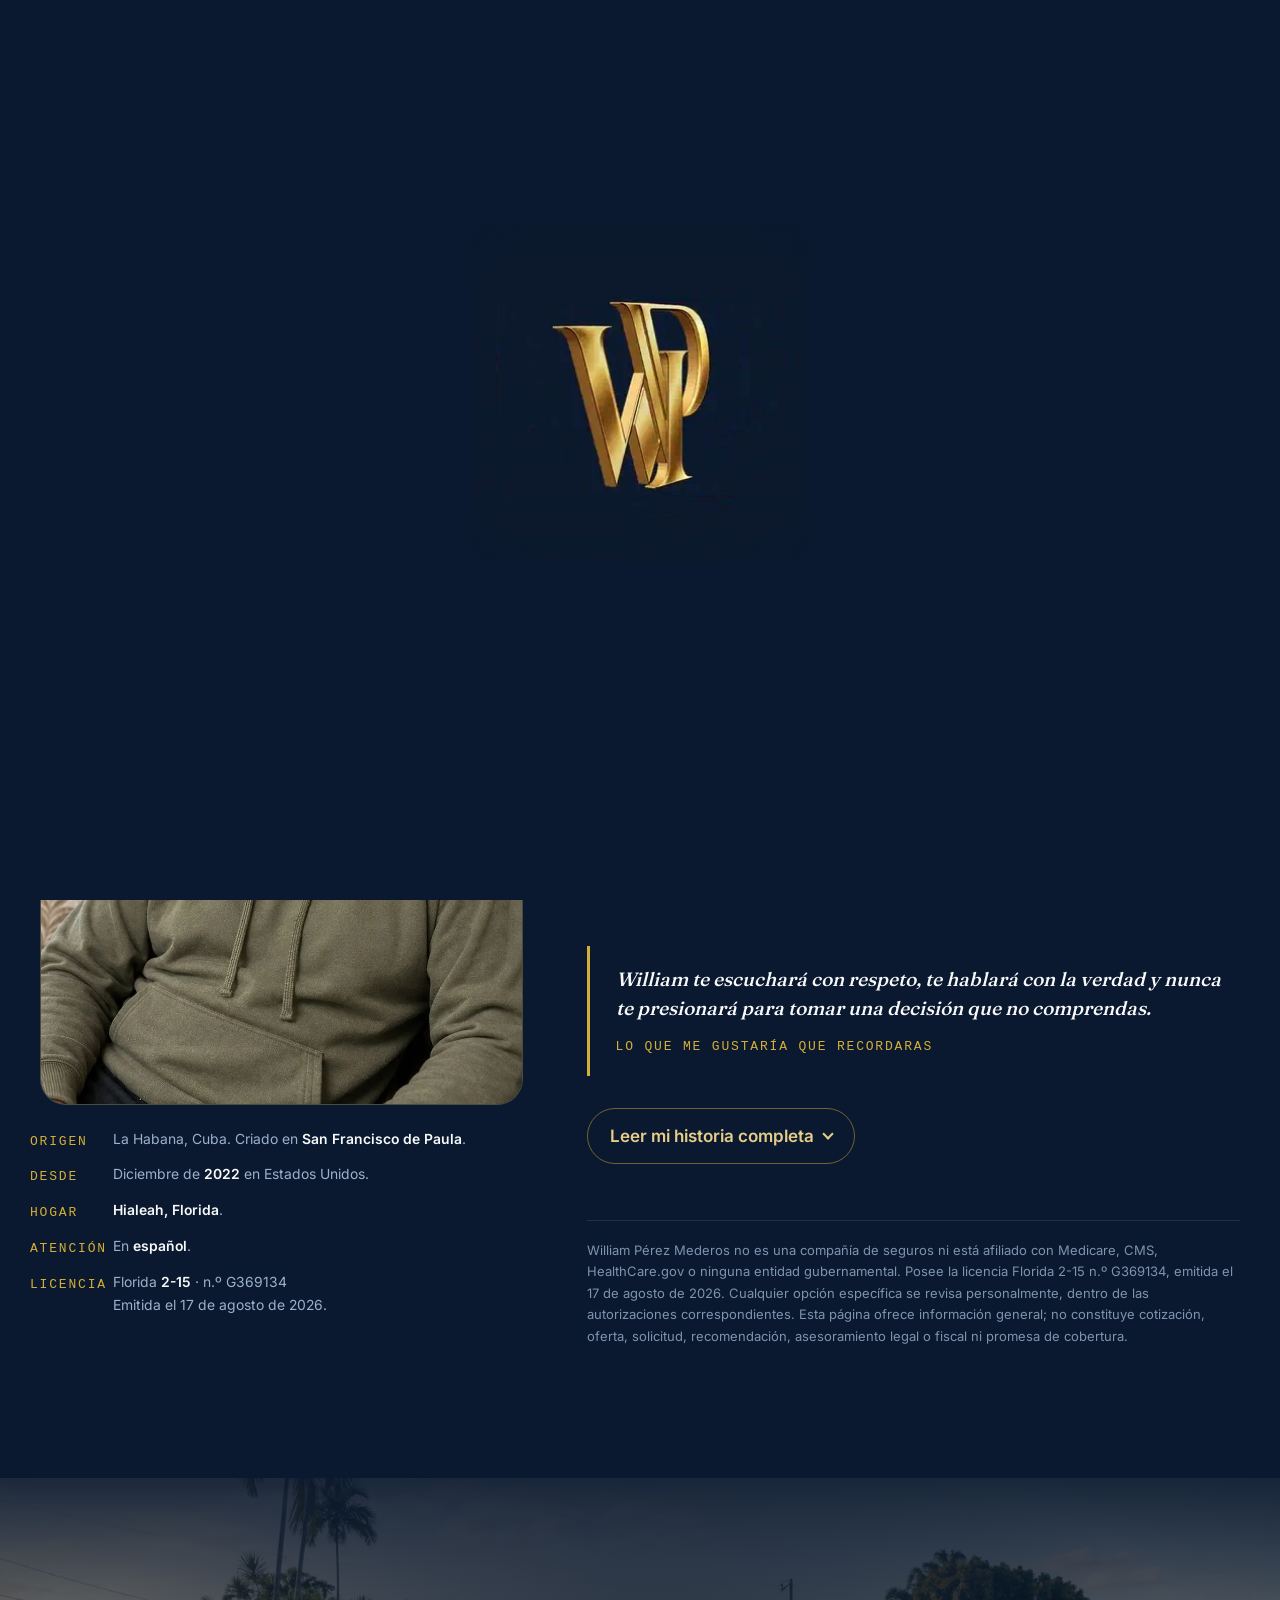
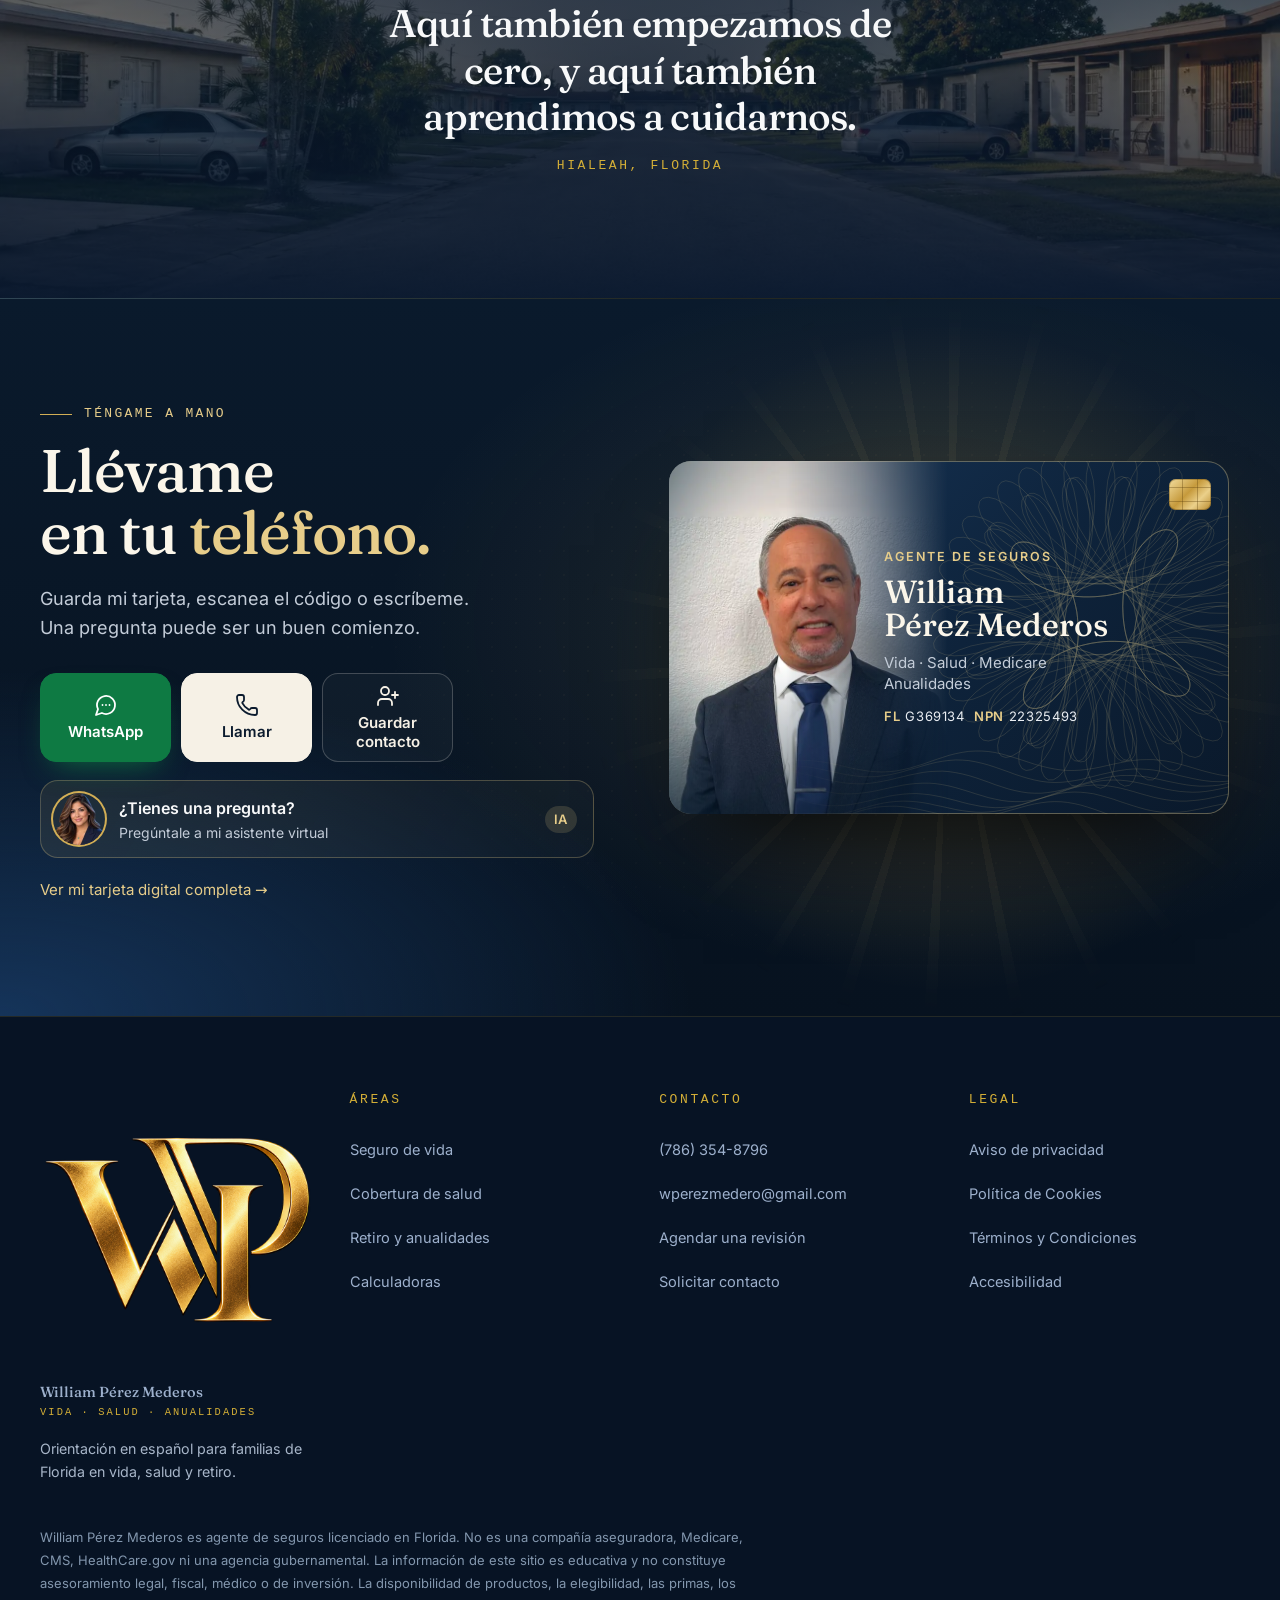
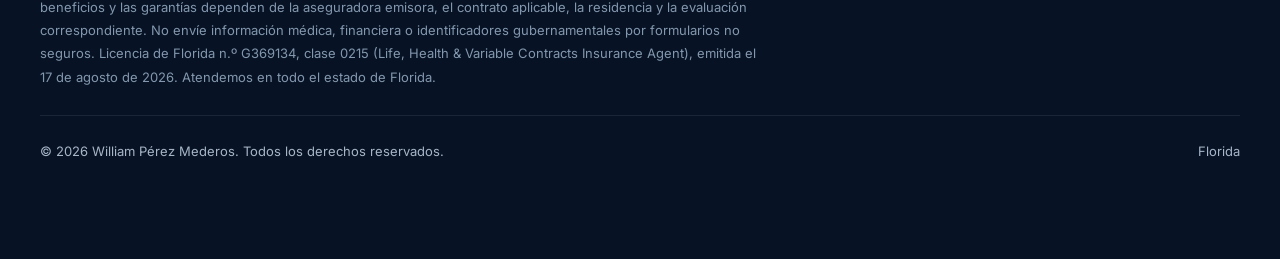
<file: sobre-mi.html>
<!DOCTYPE html>
<html lang="es">
<head>
<meta charset="utf-8">
<meta name="viewport" content="width=device-width, initial-scale=1, viewport-fit=cover">
<meta name="theme-color" content="#0A192F">

<title>Sobre William Pérez Mederos, agente de seguros en Hialeah, Florida</title>
<meta name="description" content="De La Habana a Hialeah: conoce la historia de William Pérez Mederos, agente licenciado en Florida que orienta a familias en español.">
<link rel="canonical" href="https://williamperezseguros.com/sobre-mi.html">
<meta name="robots" content="index, follow, max-image-preview:large">

<meta property="og:type" content="website">
<meta property="og:locale" content="es_US">
<meta property="og:site_name" content="William Pérez Mederos">
<meta property="og:title" content="Sobre William Pérez Mederos">
<meta property="og:description" content="De La Habana a Hialeah: conoce la historia de William Pérez Mederos, agente licenciado en Florida que orienta a familias en español.">
<meta property="og:url" content="https://williamperezseguros.com/sobre-mi.html">
<meta property="og:image" content="https://williamperezseguros.com/tarjeta/assets/icon-512.png">
<meta property="og:image:width" content="512">
<meta property="og:image:height" content="512">
<meta property="og:image:alt" content="William Pérez Mederos, agente de seguros licenciado en Florida.">
<meta name="twitter:card" content="summary">


<script>
/* Si se llega desde otra página del sitio, conserva desde el primer pintado la transición elegida por el destino. */
try{var T=sessionStorage.getItem('wps-transicion')||(sessionStorage.getItem('wps-rayo')==='1'?'rayo':'');sessionStorage.removeItem('wps-transicion');sessionStorage.removeItem('wps-rayo');if(T&&!matchMedia('(prefers-reduced-motion: reduce)').matches){if(!/^(suave|cristal|rayo)$/.test(T))T='suave';document.documentElement.classList.add('trans-'+T,'rayo-cubre');setTimeout(function(){if(document.documentElement.classList.contains('rayo-cubre'))document.documentElement.classList.remove('rayo-cubre','trans-suave','trans-cristal','trans-rayo')},1300)}}catch(e){}
/* Primera entrada de marca; no compite con las transiciones internas. */
try {
  const page = document.documentElement;
  const key = 'wps-brand-entrance-rapido-v4';
  if (!matchMedia('(prefers-reduced-motion: reduce)').matches &&
      !page.classList.contains('rayo-cubre') && !sessionStorage.getItem(key)) {
    sessionStorage.setItem(key, '1');
    page.classList.add('brand-entrance-active');
    setTimeout(() => page.classList.remove('brand-entrance-active'), 6800);
  }
} catch (e) {}
</script>
<link rel="preload" href="assets/brand/wp-card-transparent-768.webp" as="image">
<link rel="stylesheet" href="assets/css/sitio.css?v=20261125-premium">
<link rel="stylesheet" href="assets/css/growth.css?v=20261125-foto">
<link rel="preload" href="tarjeta/assets/fraunces-500.woff2" as="font" type="font/woff2" crossorigin>
<link rel="icon" href="tarjeta/assets/favicon-48.png">
<script type="speculationrules">
{"prefetch":[{"source":"document","where":{"href_matches":["/","/*.html"]},"eagerness":"moderate"}]}
</script>
</head>

<body data-modo="autorizado" class="pag-interna" data-pagina="sobre-mi">
<div class="brand-entrance" aria-hidden="true">
  <div class="brand-entrance__bg"></div>
  <div class="brand-entrance__lockup">
    <div class="brand-entrance__symbol">
      <img class="brand-entrance__final" src="assets/brand/wp-card-transparent-768.webp" alt="" width="768" height="768" decoding="async">
    </div>
    <p class="brand-entrance__name">William Pérez <span>Seguros</span></p>
    <p class="brand-entrance__tag">Protege a quienes dependen de ti</p>
  </div>
</div>
<script src="assets/js/entrada-marca.js?v=rapido-v4"></script>
<div class="rayo" aria-hidden="true">
  <div class="rayo__banda">
    <div class="rayo__fondo"></div>
    <svg class="rayo__trazo rayo__trazo--izq" viewBox="0 0 80 100" preserveAspectRatio="none" focusable="false"><polyline class="eco" points="68,0 16,45 60,52 8,100"/><polyline points="60,0 8,45 52,52 0,100"/></svg>
    <svg class="rayo__trazo rayo__trazo--der" viewBox="0 0 80 100" preserveAspectRatio="none" focusable="false"><polyline class="eco" points="72,0 20,45 64,52 12,100"/><polyline points="80,0 28,45 72,52 20,100"/></svg>
  </div>
  <svg class="rayo__marca" viewBox="0 0 40 40" fill="none" focusable="false"><path d="M20 3l14 6v11c0 9.4-5.9 15.4-14 17-8.1-1.6-14-7.6-14-17V9l14-6z" stroke="#D4AF37" stroke-width="1.6"/><path d="M13.5 20.5l4.5 4.5 9-9.5" stroke="#D4AF37" stroke-width="2" stroke-linecap="round" stroke-linejoin="round"/></svg>
</div>
<a class="sr-only growth-skip" href="#top">Saltar al contenido</a>

<header class="header" id="header">
  <div class="wrap header__bar">
    <a class="brand" href="./" aria-label="Inicio">
      <span class="wp-brand-mark" aria-hidden="true"><img src="assets/brand/wp-card-transparent-768.webp" alt="" width="768" height="768" decoding="async"></span>
      <span>William Pérez Mederos<small>Vida · Salud · Anualidades</small></span>
    </a>
    <nav class="nav" aria-label="Principal">
      <a href="./">Inicio</a>
      <a href="proteccion.html">Protección</a>
      <a href="calculadoras.html">Calculadoras</a>
      <a href="sobre-mi.html" aria-current="page">Sobre mí</a>
      <a href="preguntas.html">Preguntas</a>
    </nav>
    <a class="btn btn--gold header__cta solo-autorizado cta-life-header" href="https://agents.ethoslife.com/invite/4a3e3" data-life-quote-cta data-growth-event="ethos_quote" aria-label="Cotiza tu seguro de vida en mi página personal de agente en Ethos">Cotiza tu seguro de vida <span aria-hidden="true">→</span></a><a class="btn btn--gold header__cta solo-educativo" href="calculadoras.html">Usar las calculadoras</a>
    <button class="burger" id="burger" aria-expanded="false" aria-controls="drawer" aria-label="Abrir menú">
      <span></span><span></span><span></span>
    </button>
  </div>
</header>

<div class="scrim" id="scrim"></div>

<nav class="drawer" id="drawer" aria-label="Menú móvil" aria-hidden="true" inert>
  <a href="./">Inicio <span class="num"></span></a>
  <a href="proteccion.html">Protección <span class="num"></span></a>
  <a href="calculadoras.html">Calculadoras <span class="num"></span></a>
  <a href="./" aria-current="page">Sobre mí <span class="num"></span></a>
  <a href="preguntas.html">Preguntas <span class="num"></span></a>
  <a class="btn btn--gold solo-autorizado cta-life-drawer" href="https://agents.ethoslife.com/invite/4a3e3" data-life-quote-cta data-growth-event="ethos_quote" aria-label="Cotiza tu seguro de vida en mi página personal de agente en Ethos">Cotiza tu seguro de vida <span aria-hidden="true">→</span></a><a class="btn btn--ghost solo-autorizado drawer-secondary" href="./#conversacion" data-growth-event="review_protection">Revisar mi protección</a><a class="btn btn--gold solo-educativo" href="calculadoras.html">Usar las calculadoras</a>
</nav>

<main id="top">

<!-- ══ SOBRE MÍ ══ -->
<section class="section" id="sobre-mi">
  <div class="wrap">
    <p class="eyebrow reveal">Sobre mí</p>
    <h1 class="title reveal">Una vida de reinvención, servicio y verdad.</h1>
    <p class="lead reveal">Nací en La Habana y crecí en San Francisco de Paula, municipio de San Miguel del Padrón. Llegué a Estados Unidos con 51 años, en diciembre de 2022, y comencé una nueva vida en Hialeah.</p>

    <div class="about">
      <div class="about__media reveal">
        <div class="portrait">
          <img src="img/william-casa.webp" alt="William Pérez Mederos en su casa de Hialeah, Florida" loading="lazy" width="900" height="1125">
        </div>
        <div class="about__facts">
          <div class="fact"><span>Origen</span><div>La Habana, Cuba. Criado en <b>San Francisco de Paula</b>.</div></div>
          <div class="fact"><span>Desde</span><div>Diciembre de <b>2022</b> en Estados Unidos.</div></div>
          <div class="fact"><span>Hogar</span><div><b>Hialeah, Florida</b>.</div></div>
          <div class="fact"><span>Atención</span><div>En <b>español</b>.</div></div>
          <div class="fact"><span>Licencia</span><div>Florida <b>2-15</b> · n.º G369134<br>Emitida el 17 de agosto de 2026.</div></div>
        </div>
      </div>

      <div class="about__body">
        <h3>Cómo deseo trabajar</h3>
        <p><b>Escuchar antes de explicar.</b> Quiero comenzar cada conversación escuchando. Antes de hablar de opciones, necesito comprender qué preocupa a la persona, qué desea proteger y qué información le falta. Si una respuesta debe verificarse en un documento oficial, lo diría claramente. Mi responsabilidad sería ayudar a comprender, no decidir por la persona.</p>
        <p><b>Sin presión ni promesas.</b> Una familia debe poder hacer preguntas, revisar la información y tomarse el tiempo necesario. Nunca prometería aprobación, elegibilidad, disponibilidad de cobertura ni un resultado específico.</p>
        <p><b>El interés de la familia primero.</b> Comprendo que una futura comisión puede crear un conflicto de interés. Por eso explicaría con transparencia cómo soy compensado. Si una opción no correspondiera con la situación de la persona, se lo diría con sinceridad, aunque eso significara no realizar una venta.</p>

        <div class="pullquote">
          William te escuchará con respeto, te hablará con la verdad y nunca te presionará para tomar una decisión que no comprendas.
          <small>Lo que me gustaría que recordaras</small>
        </div>

        <button class="about__more" type="button" aria-expanded="false" aria-controls="aboutFull">Leer mi historia completa</button>
        <div class="about__full" id="aboutFull" hidden>
        <h3>Mis raíces</h3>
        <p>Crecí en una familia monoparental con muy pocos recursos materiales, pero con valores suficientes para orientar toda una vida. Mis abuelos fueron fundamentales en mi formación. Sus enseñanzas me ayudaron a comprender que el valor de una persona no depende de lo que posee, sino de la clase de ser humano que decide ser y de cómo trata a quienes la rodean.</p>
        <p>Ese origen me enseñó a apreciar la familia, la responsabilidad y la importancia de contribuir positivamente a la sociedad. No recuerdo mi infancia solo por lo que nos faltaba, sino también por los principios que recibí.</p>

        <h3>Comenzar nuevamente a los 51 años</h3>
        <p>Cuando llegué a Estados Unidos tuve que enfrentar uno de los mayores cambios de mi vida. Venía con el oficio de zapatero, pero encontré muy pocas oportunidades para ejercerlo de la misma manera. También tenía limitaciones físicas y la responsabilidad de continuar proveyendo para mi familia.</p>
        <p>No podía quedarme detenido pensando únicamente en lo que sabía hacer antes. Tuve que reinventarme, aprender y aceptar que comenzar de cero también podía convertirse en una oportunidad para descubrir nuevas capacidades.</p>
        <p>Hialeah se convirtió en mi hogar porque aquí estaba la familia que me abrió las puertas de su casa y me ayudó a encaminar esta nueva etapa. Como cubano e inmigrante, comprendo el dolor, la incertidumbre y los desafíos de quienes han tenido que dejar atrás lo conocido. No todas las historias migratorias son iguales, pero sé lo que significa tener que reconstruir la propia vida.</p>

        <h3>Una trayectoria formada por distintas responsabilidades</h3>
        <p>En Cuba trabajé como zapatero y como administrador integral de tiendas del Comercio Interior. En Estados Unidos obtuve la licencia de oficial de seguridad Clase D y he trabajado en esa actividad durante buena parte de mi nueva etapa. Esas responsabilidades me enseñaron a organizar, observar, escuchar, resolver dificultades y tratar con respeto a personas con experiencias muy diferentes.</p>
        <p>Paralelamente, me reinventé como creador de contenido digital bajo el nombre artístico William TEC. He desarrollado el proyecto infantil <em>Walter Aprende Jugando</em> y, según mi registro de producción, he creado más de 172 producciones musicales distribuidas en plataformas digitales. También soy autor de <em>Contador de Historias de una vida real</em>, una obra publicada que explora la migración, la familia, la fe y la búsqueda de identidad.</p>
        <div class="refs">
          <a href="https://youtube.com/@wil-o1f?feature=shared" target="_blank" rel="noopener">Canal de William TEC</a>
          <a href="https://music.youtube.com/@wil-o1f?si=OWNOdBxbVvsbWuxs" target="_blank" rel="noopener">Catálogo musical</a>
          <a href="https://music.apple.com/us/album/walter-aprende-jugando/1814028204" target="_blank" rel="noopener">Walter Aprende Jugando</a>
          <a href="https://a.co/d/0ceWDYcf" target="_blank" rel="noopener">Mi libro</a>
        </div>

        <h3>Por qué elegí prepararme en seguros</h3>
        <p>Mi hijo y un amigo vieron en mí cualidades que podían ser útiles en esta profesión y me animaron a estudiar para la licencia 2-15. Al conocer mejor este campo, me atrajo que se rige por leyes y principios y que se relaciona con la protección de las personas y sus familias cuando enfrentan situaciones de vulnerabilidad.</p>
        <p>Durante mi preparación comprendí que el futuro siempre será incierto, pero que existen recursos que pueden ayudar a una familia a prepararse y aliviar algunas consecuencias económicas de los acontecimientos inesperados. También entendí que orientar sobre seguros implica una gran responsabilidad: no consiste simplemente en presentar un producto, exige escuchar, identificar necesidades, explicar limitaciones y reconocer todo lo que todavía debe verificarse.</p>

        <h3>Cuando la protección se volvió personal</h3>
        <p>Viví de cerca la pérdida de un familiar cuya familia no estaba preparada para afrontar los gastos finales. Ver las dificultades que aquella situación produjo me permitió comprender que la falta de preparación puede aumentar la carga de un momento ya doloroso.</p>
        <p>También he vivido de cerca una emergencia de salud inesperada dentro de mi propia familia. Esa experiencia me hizo pensar seriamente en las consecuencias emocionales y económicas que un momento así puede tener para todos.</p>
        <p>Estas experiencias no me hicieron pensar que un seguro puede evitar el dolor. Me enseñaron que prepararse responsablemente puede ayudar a impedir que una situación difícil se convierta además en una crisis económica.</p>

        <h3>Explicar con claridad, en español</h3>
        <p>Mi atención es en español. Escucho tus preguntas y explico los términos paso a paso, para que puedas entender costos, condiciones y limitaciones antes de decidir.</p>

        <h3>Un compromiso de aprendizaje continuo</h3>
        <p>Después de recibir mi licencia, deseo continuar estudiando las leyes de Florida, las normas de cumplimiento y únicamente los productos que esté autorizado a presentar. Obtener una licencia no representa el final del aprendizaje: representa el comienzo de una responsabilidad profesional que exige preparación, límites claros y actualización continua.</p>

        </div>
        <p class="about__legal" style="font-size:.8rem;color:#7E93AE;border-top:1px solid rgba(255,255,255,.1);padding-top:1.2rem;margin-top:2rem">William Pérez Mederos no es una compañía de seguros ni está afiliado con Medicare, CMS, HealthCare.gov o ninguna entidad gubernamental. Posee la licencia Florida 2-15 n.º G369134, emitida el 17 de agosto de 2026. Cualquier opción específica se revisa personalmente, dentro de las autorizaciones correspondientes. Esta página ofrece información general; no constituye cotización, oferta, solicitud, recomendación, asesoramiento legal o fiscal ni promesa de cobertura.</p>
      </div>
    </div>
  </div>
</section>

<!-- ══ BANDA ══ -->
<section class="band">
  <img src="img/hialeah.webp" alt="Calle residencial de Hialeah, Florida, al atardecer" loading="lazy" width="2000" height="857">
  <div class="band__in">
    <div>
      <p>Aquí también empezamos de cero, y aquí también aprendimos a cuidarnos.</p>
      <span>Hialeah, Florida</span>
    </div>
  </div>
</section>

</main>

<!-- ══ CIERRE · TARJETA 3D ══ -->
<section class="cierre" id="cierre" aria-labelledby="cierreTitle">
  <div class="wrap ci-in">
    <div>
      <p class="ci-eyebrow">Téngame a mano</p>
      <h2 id="cierreTitle">Llévame<br>en tu <em>teléfono.</em></h2>
      <p class="ci-lead">Guarda mi tarjeta, escanea el código o escríbeme. Una pregunta puede ser un buen comienzo.</p>
      <div class="ci-acciones">
        <a class="ci-btn ci-btn--wa" href="https://wa.me/17863548796?text=Hola%20William.%20Vi%20su%20sitio%20web%20y%20quisiera%20que%20me%20explique%20mis%20opciones." target="_blank" rel="noopener"><svg viewBox="0 0 24 24" aria-hidden="true"><path d="M7.9 20A9 9 0 1 0 4 16.1L2 22Z"/><path d="M8.5 12h.01M12 12h.01M15.5 12h.01"/></svg>WhatsApp</a>
        <a class="ci-btn ci-btn--light" href="tel:+17863548796"><svg viewBox="0 0 24 24" aria-hidden="true"><path d="M13.8 16.6a1 1 0 0 0 1.2-.3l.4-.5A2 2 0 0 1 17 15h3a2 2 0 0 1 2 2v3a2 2 0 0 1-2 2A18 18 0 0 1 2 4a2 2 0 0 1 2-2h3a2 2 0 0 1 2 2v3a2 2 0 0 1-.8 1.6l-.5.4a1 1 0 0 0-.3 1.2 14 14 0 0 0 6.4 6.4"/></svg>Llamar</a>
        <a class="ci-btn" href="/tarjeta/william-perez-mederos.vcf"><svg viewBox="0 0 24 24" aria-hidden="true"><path d="M16 21v-2a4 4 0 0 0-4-4H6a4 4 0 0 0-4 4v2"/><circle cx="9" cy="7" r="4"/><path d="M19 8v6M22 11h-6"/></svg>Guardar contacto</a>
      </div>
      <button class="ci-asist" type="button" id="ciAsistente">
        <span class="ci-pulse"><img src="img/asistente-104.webp" width="52" height="52" alt="" loading="lazy" decoding="async"></span>
        <span><b>¿Tienes una pregunta?</b><small>Pregúntale a mi asistente virtual</small></span>
        <span class="ci-ia">IA</span>
      </button>
      <a class="ci-ver" href="/tarjeta/">Ver mi tarjeta digital completa →</a>
    </div>

    <div class="ci-stage">
      <div class="ci-rays" aria-hidden="true"></div>
      <div class="ci-halo" aria-hidden="true"></div>
      <div class="ci-float">
        <div class="ci-card" id="ciCard" role="button" tabindex="0" aria-pressed="false" aria-label="Voltear tarjeta para ver el código QR">
          <svg class="ci-outline" aria-hidden="true" preserveAspectRatio="none"><rect x="1" y="1" rx="22" ry="22" pathLength="1"/></svg>
          <div class="ci-face ci-front">
            <svg class="ci-guil" id="ciG1" viewBox="0 0 340 214" preserveAspectRatio="xMidYMid slice" aria-hidden="true"></svg>
            <div class="ci-photo"><img src="/tarjeta/assets/foto.webp" alt="William Pérez Mederos" loading="lazy" decoding="async"></div>
            <div class="ci-body">
              <span class="ci-chip" aria-hidden="true"></span>
              <p class="ci-kicker">Agente de seguros</p>
              <p class="ci-name">William <span>Pérez Mederos</span></p>
              <p class="ci-lines">Vida · Salud · Medicare<br>Anualidades</p>
              <p class="ci-lic"><span>FL</span> G369134 &nbsp;<span>NPN</span> 22325493</p>
            </div>
          </div>
          <div class="ci-face ci-back">
            <svg class="ci-guil" id="ciG2" viewBox="0 0 340 214" preserveAspectRatio="xMidYMid slice" aria-hidden="true"></svg>
            <div class="ci-qr"><div id="ciQr" role="img" aria-label="Código QR de la tarjeta digital"></div></div>
            <div style="position:relative;z-index:1;min-width:0">
              <p class="ci-kicker">Escanea aquí</p>
              <p class="ci-back-title">Mi tarjeta, en un escaneo.</p>
              <p class="ci-back-url">williamperezseguros.com/tarjeta</p>
            </div>
          </div>
        </div>
      </div>
      <p class="ci-hint">Toca la tarjeta para <b>ver el QR</b></p>
    </div>
  </div>
</section>

<footer class="footer">
  <div class="wrap">
    <div class="footer__grid">
      <div>
        <img class="wp-brand-signature" src="assets/brand/wp-card-transparent-768.webp" alt="William Pérez Mederos, agente de seguros licenciado. Vida, salud y retiro. Protección para tu familia. Confianza para tu futuro." width="768" height="768" loading="lazy" decoding="async">
        <a class="brand" href="./" style="margin-bottom:1rem">
          <span class="wp-brand-mark" aria-hidden="true"><img src="assets/brand/wp-card-transparent-768.webp" alt="" width="256" height="256" decoding="async"></span>
          <span>William Pérez Mederos<small>Vida · Salud · Anualidades</small></span>
        </a>
        <p style="color:#A7B5C8;font-size:.89rem;max-width:34ch">Orientación en español para familias de Florida en vida, salud y retiro.</p>
      </div>
      <div><h4>Áreas</h4><ul>
        <li><a href="./#pilares">Seguro de vida</a></li>
        <li><a href="./#pilares">Cobertura de salud</a></li>
        <li><a href="./#pilares">Retiro y anualidades</a></li>
        <li><a href="calculadoras.html#calculadoras">Calculadoras</a></li>
      </ul></div>
      <div><h4>Contacto</h4><ul>
        <li><a href="tel:+17863548796">(786) 354-8796</a></li>
        <li><a href="mailto:wperezmedero@gmail.com">wperezmedero@gmail.com</a></li>
        <li><a href="./#conversacion">Agendar una revisión</a></li>
        <li><a href="./#conversacion">Solicitar contacto</a></li>
      </ul></div>
      <div><h4>Legal</h4><ul>
        <li><a href="privacidad.html?v=20261125">Aviso de privacidad</a></li>
        <li><a href="#" data-legal="cookies">Política de Cookies</a></li>
        <li><a href="#" data-legal="terminos">Términos y Condiciones</a></li>
        <li><a href="#" data-legal="accesibilidad">Accesibilidad</a></li>
      </ul></div>
    </div>

    <p class="footer__disclaimer">
      William Pérez Mederos es agente de seguros licenciado en Florida. No es una compañía aseguradora, Medicare, CMS, HealthCare.gov ni una agencia gubernamental. La información de este sitio es educativa y no constituye asesoramiento legal, fiscal, médico o de inversión. La disponibilidad de productos, la elegibilidad, las primas, los beneficios y las garantías dependen de la aseguradora emisora, el contrato aplicable, la residencia y la evaluación correspondiente. No envíe información médica, financiera o identificadores gubernamentales por formularios no seguros. <span class="solo-autorizado">Licencia de Florida n.º G369134, clase 0215 (Life, Health &amp; Variable Contracts Insurance Agent), emitida el 17 de agosto de 2026.</span> Atendemos en todo el estado de Florida.
    </p>
    <div class="footer__legal">
      <span>© <span id="year">2026</span> William Pérez Mederos. Todos los derechos reservados.</span>
      <span>Florida</span>
    </div>
  </div>
</footer>

<div class="fabs">
  <button class="fab fab--bot" id="botOpen" aria-label="Abrir asistente virtual con IA" aria-expanded="false">
    <span class="dot"></span>
    <img src="img/asistente-104.webp" alt="" width="52" height="52" class="fab__logo">
  </button>
  <a class="fab fab--wa" id="wa" href="#" target="_blank" rel="noopener" aria-label="Escribir por WhatsApp">
    <svg width="28" height="28" viewBox="0 0 24 24" fill="#fff" aria-hidden="true"><path d="M17.5 14.4c-.3-.2-1.8-.9-2-1-.3-.1-.5-.2-.7.1-.2.3-.7 1-.9 1.2-.2.2-.3.2-.6.1-.3-.2-1.3-.5-2.4-1.5-.9-.8-1.5-1.8-1.7-2.1-.2-.3 0-.5.1-.6l.5-.6c.1-.2.2-.3.3-.5 0-.2 0-.4-.1-.5 0-.2-.7-1.6-.9-2.2-.2-.6-.5-.5-.7-.5h-.6c-.2 0-.5.1-.8.4-.3.3-1 1-1 2.5s1.1 2.9 1.2 3.1c.1.2 2.1 3.3 5.1 4.6.7.3 1.3.5 1.7.6.7.2 1.4.2 1.9.1.6-.1 1.8-.7 2-1.4.3-.7.3-1.3.2-1.4-.1-.2-.3-.2-.6-.4M12 2a10 10 0 00-8.6 15.1L2 22l5-1.3A10 10 0 1012 2m0 1.7a8.3 8.3 0 016.6 13.3 8.3 8.3 0 01-11 2.3l-.4-.2-3 .8.8-2.9-.2-.4A8.3 8.3 0 0112 3.7"/></svg>
  </a>
</div>

<div class="bot" id="bot" role="dialog" aria-label="Asistente virtual">
  <div class="bot__head">
    <div class="bot__av"><img src="img/asistente-104.webp" alt="" width="50" height="50"></div>
    <div class="bot__identity"><b id="botName">Asistente</b><small id="botSub">Asistente virtual con IA</small></div>
    <div class="bot__tools">
      <button class="bot__tool bot__tool--lang" id="botLang" type="button" aria-label="Cambiar a inglés">ES</button>
      <button class="bot__tool" id="botVoice" type="button" aria-label="Activar respuestas por voz" aria-pressed="false" title="Respuestas por voz">
        <svg width="16" height="16" viewBox="0 0 24 24" fill="none" stroke="currentColor" stroke-width="2" stroke-linecap="round" stroke-linejoin="round" aria-hidden="true"><path d="M11 5 6 9H2v6h4l5 4V5Z"/><path d="M15.5 8.5a5 5 0 0 1 0 7"/><path d="M18.5 5.5a9 9 0 0 1 0 13"/></svg>
      </button>
    </div>
    <button class="bot__x" id="botClose" aria-label="Cerrar asistente">×</button>
  </div>
  <div class="bot__log" id="botLog" aria-live="polite"></div>
  <div class="bot__opts" id="botOpts"></div>
  <p class="bot__voice-status" id="botVoiceStatus" role="status" aria-live="polite"></p>
  <div class="bot__ask">
    <label class="sr-only" for="botInput">Escribe tu mensaje</label>
    <input id="botInput" type="text" placeholder="Escribe aquí…" autocomplete="off">
    <button class="bot__mic" id="botMic" type="button" aria-label="Hablar por micrófono" title="Hablar">
      <svg width="17" height="17" viewBox="0 0 24 24" fill="none" stroke="currentColor" stroke-width="2" stroke-linecap="round" stroke-linejoin="round" aria-hidden="true"><rect x="9" y="2" width="6" height="12" rx="3"/><path d="M5 10a7 7 0 0 0 14 0M12 17v5M8 22h8"/></svg>
    </button>
    <button id="botSend" aria-label="Enviar">
      <svg width="16" height="16" viewBox="0 0 24 24" fill="none" stroke="currentColor" stroke-width="2" stroke-linecap="round" stroke-linejoin="round"><path d="M5 12h14M13 6l6 6-6 6"/></svg>
    </button>
  </div>
  <p class="bot__foot" id="botFoot">Asistente automático. No cotiza, no determina elegibilidad ni da consejo médico. No envíes SSN, número de Medicare, diagnósticos ni datos bancarios.</p>
</div>

<dialog class="sheet" id="sheet">
  <div class="sheet__head">
    <div><h3 id="sheetTitle"></h3><p id="sheetSub"></p></div>
    <button class="sheet__close" id="sheetClose" aria-label="Cerrar">
      <svg width="16" height="16" viewBox="0 0 24 24" fill="none" stroke="currentColor" stroke-width="2" stroke-linecap="round"><path d="M18 6L6 18M6 6l12 12"/></svg>
    </button>
  </div>
  <div class="sheet__body" id="sheetBody"></div>
  <div class="sheet__foot">
    <small id="sheetNote"></small>
    <a class="btn btn--gold btn--sm" href="./#conversacion" id="sheetCta">Revisar mi protección</a>
  </div>
</dialog>

<dialog class="legal" id="legalModal">
  <h3 id="legalTitle"></h3>
  <div id="legalBody"></div>
  <button class="btn btn--gold" id="legalClose">Cerrar</button>
</dialog>

<script src="assets/js/growth-config.js"></script>
<script src="assets/js/growth.js"></script>
<script src="assets/js/navegacion.js?v=nav-recovery-20260930"></script>
<script src="assets/js/motor-calculadoras.js"></script>
<script src="assets/js/asistente-arbol.js"></script>
<script src="assets/js/sitio.js?v=20261125-premium"></script>
<script src="assets/js/premium-v2.js?v=20261125" defer></script>
</body>
</html>
</file>
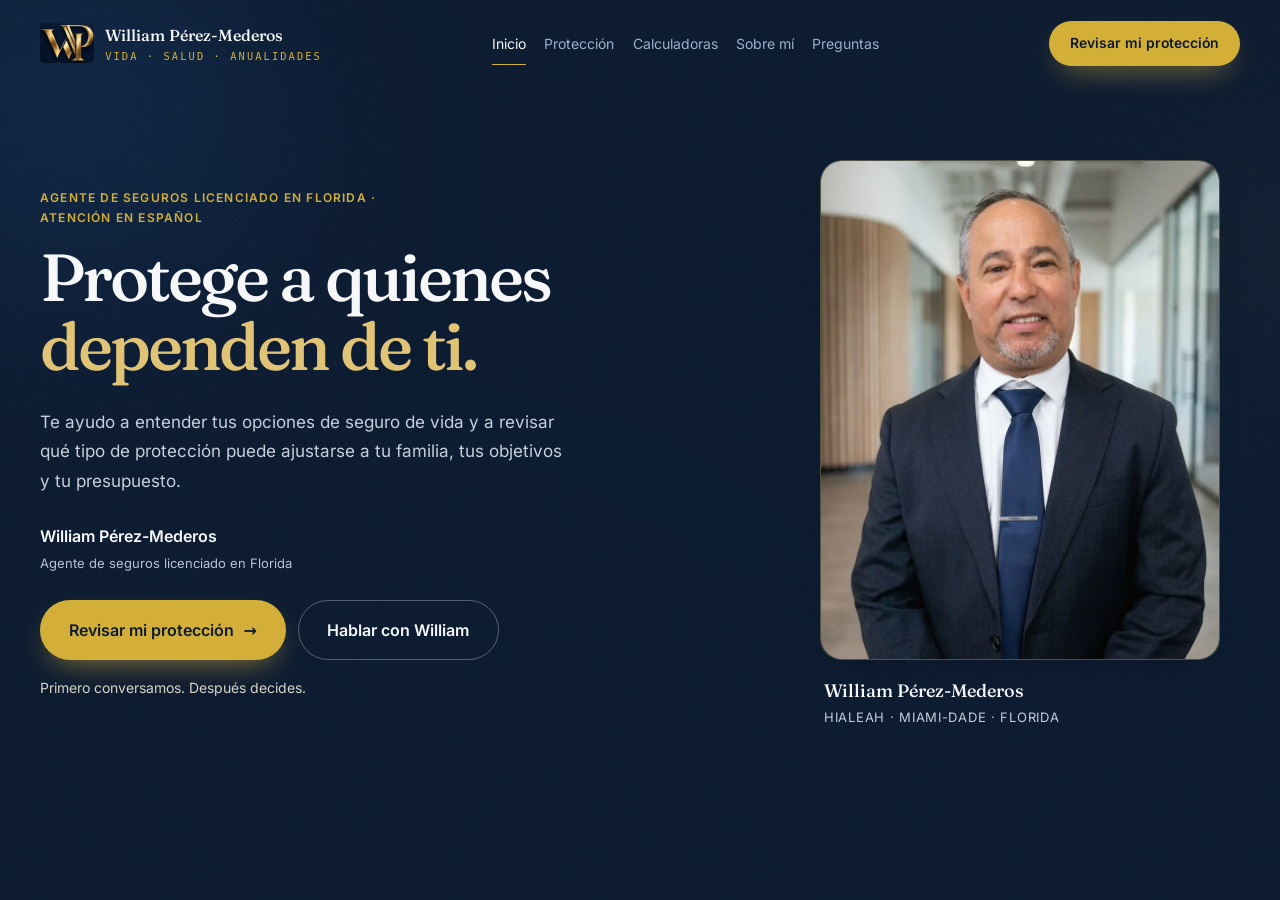
<file: review/PORTRAIT_PREVIEW.html>
<!doctype html><html lang="es"><head><meta charset="utf-8"><meta name="viewport" content="width=device-width,initial-scale=1"><title>Vista previa — retrato premium de William</title><style>/* ═══ RESET ═══ */
*,*::before,*::after{box-sizing:border-box}
html{-webkit-text-size-adjust:100%;scroll-behavior:smooth;scroll-padding-top:92px;background:#0A192F;color-scheme:dark}
body::after{content:"";position:fixed;inset:0;z-index:1;pointer-events:none;opacity:.045;
  background-image:url("data:image/svg+xml,%3Csvg xmlns='http://www.w3.org/2000/svg' width='140' height='140'%3E%3Cfilter id='n'%3E%3CfeTurbulence type='fractalNoise' baseFrequency='.85' numOctaves='3'/%3E%3C/filter%3E%3Crect width='140' height='140' filter='url(%23n)'/%3E%3C/svg%3E")}
body{margin:0;background:#0A192F;color:#F8F9FA;
  font-family:"Manrope",system-ui,-apple-system,"Segoe UI",sans-serif;
  font-size:1.0625rem;line-height:1.65;-webkit-font-smoothing:antialiased;overflow-x:hidden}
img,svg,iframe{display:block;max-width:100%} img{height:auto}
button,input,select,textarea{font:inherit;color:inherit}
button{cursor:pointer;background:none;border:0}
a{color:inherit;text-decoration:none}
h1,h2,h3,h4,p{margin:0}
:focus-visible{outline:2px solid #D4AF37;outline-offset:3px;border-radius:4px}
.sr-only{position:absolute;width:1px;height:1px;padding:0;margin:-1px;overflow:hidden;clip:rect(0 0 0 0);white-space:nowrap;border:0}

/* ═══ LAYOUT ═══ */
.wrap{width:min(100% - clamp(2.5rem,8vw,5rem),1200px);margin-inline:auto}
.section{padding-block:clamp(4.5rem,9vw,8rem);position:relative;background:#0A192F}
.eyebrow{font-family:"IBM Plex Mono",ui-monospace,monospace;font-size:.72rem;letter-spacing:.22em;
  text-transform:uppercase;color:#D4AF37;margin:0 0 1rem;display:flex;align-items:center;gap:.75rem}
.eyebrow::before{content:"";width:28px;height:1px;background:currentColor;flex:none}
:is(h1,h2).title{font-family:"Fraunces",Georgia,serif;font-size:clamp(2.1rem,1.4rem + 3vw,3.7rem);
  font-weight:600;line-height:1.04;letter-spacing:-.03em;max-width:20ch}
.lead{color:#9DB0CC;font-size:1.1875rem;max-width:64ch;margin-top:1.25rem}
.light{background:#F8F9FA;color:#0A192F}
.section.light,.light{background:#F8F9FA;color:#0A192F}
.light .lead{color:#4A5B75}
.light .eyebrow{color:#8A6A15}

/* ═══ BOTONES ═══ */
.btn{display:inline-flex;align-items:center;justify-content:center;gap:.6rem;text-align:center;
  padding:1rem 1.8rem;border-radius:100px;font-weight:600;font-size:1rem;
  transition:transform .35s cubic-bezier(.22,1,.36,1),background .3s,border-color .3s,color .3s}
.btn--gold{background:#D4AF37;color:#0A192F;box-shadow:0 12px 30px -12px rgba(212,175,55,.7)}
.btn--gold:hover{transform:translateY(-3px);background:#E8C86A}
.btn--ghost{border:1px solid rgba(255,255,255,.3);color:#F8F9FA}
.btn--ghost:hover{border-color:#D4AF37;color:#D4AF37;transform:translateY(-3px)}
.light .btn--ghost{border-color:rgba(10,25,47,.28);color:#0A192F}
.light .btn--ghost:hover{border-color:#0A192F;color:#0A192F}
.btn--sm{padding:.65rem 1.25rem;font-size:.88rem}
.btn--block{width:100%}
.btn[disabled]{opacity:.4;pointer-events:none}

/* ═══ HEADER ═══ */
.header{position:fixed;inset:0 0 auto;z-index:60;padding-block:1.3rem;
  transition:background .3s ease-out,backdrop-filter .3s ease-out,box-shadow .3s ease-out,padding .3s ease-out}
.header.is-scrolled{background:rgba(10,25,47,.94);backdrop-filter:blur(18px);
  -webkit-backdrop-filter:blur(18px);padding-block:.7rem;
  /* Compacto: filo dorado + sombra suave que lo separa del contenido */
  box-shadow:0 1px 0 rgba(212,175,55,.18),0 10px 30px -18px rgba(0,0,0,.55)}
.header__bar{display:flex;align-items:center;justify-content:space-between;gap:1.5rem}
.brand{display:flex;align-items:center;gap:.7rem;font-family:"Fraunces",Georgia,serif;font-weight:600;font-size:1.1rem}
.brand__mark{width:34px;height:34px;flex:none}
.brand small{display:block;font-family:"IBM Plex Mono",monospace;font-size:.57rem;letter-spacing:.2em;
  color:#D4AF37;text-transform:uppercase;font-weight:400}
.nav{display:none;gap:1.9rem;align-items:center}
.nav a{font-size:.94rem;color:#9DB0CC;position:relative;padding-block:.3rem;transition:color .25s}
.nav a::after{content:"";position:absolute;left:0;bottom:0;height:1px;width:0;background:#D4AF37;transition:width .35s}
.nav a:hover{color:#F8F9FA} .nav a:hover::after{width:100%}
.header .btn{padding:.7rem 1.3rem;font-size:.87rem}
.header__cta{display:none}
@media(min-width:1040px){.nav{display:flex}.header__cta{display:inline-flex}.burger{display:none}}
.burger{width:46px;height:46px;display:grid;place-items:center;border-radius:50%;border:1px solid rgba(255,255,255,.22)}
.burger span{display:block;width:20px;height:1.5px;background:#F8F9FA;border-radius:2px;transition:transform .4s,opacity .25s}
.burger span+span{margin-top:5px}
.burger[aria-expanded="true"] span:nth-child(1){transform:translateY(6.5px) rotate(45deg)}
.burger[aria-expanded="true"] span:nth-child(2){opacity:0}
.burger[aria-expanded="true"] span:nth-child(3){transform:translateY(-6.5px) rotate(-45deg)}
.drawer{position:fixed;inset:0 0 0 auto;width:min(86vw,380px);z-index:70;background:#0F2440;
  border-left:1px solid rgba(212,175,55,.22);transform:translateX(102%);transition:transform .5s cubic-bezier(.22,1,.36,1);
  padding:6.5rem 2rem 2rem;display:flex;flex-direction:column;box-shadow:-30px 0 80px rgba(0,0,0,.5);overflow-y:auto}
.drawer.is-open{transform:translateX(0)}
.drawer a{font-family:"Fraunces",Georgia,serif;font-size:1.35rem;font-weight:500;padding-block:.8rem;
  border-bottom:1px solid rgba(255,255,255,.08);display:flex;justify-content:space-between;align-items:center}
.drawer a span{font-family:"IBM Plex Mono",monospace;font-size:.66rem;color:#D4AF37}
.drawer .btn{margin-top:2rem;border-bottom:0}
.scrim{position:fixed;inset:0;background:rgba(4,10,20,.62);z-index:65;opacity:0;visibility:hidden;transition:opacity .4s,visibility .4s}
.scrim.is-open{opacity:1;visibility:visible}
body.is-locked{overflow:hidden}

/* ═══ HERO ═══ */
.hero{position:relative;min-height:100svh;display:flex;align-items:center;padding-block:9rem 5rem;overflow:hidden;isolation:isolate;background:#0A192F}
.aurora{position:absolute;inset:-30%;z-index:-2;filter:blur(90px);opacity:.8}
.aurora i{position:absolute;display:block;border-radius:50%;mix-blend-mode:screen}
.aurora i:nth-child(1){width:52vw;height:52vw;left:4%;top:6%;background:radial-gradient(circle,#1E4E8C 0%,transparent 68%);animation:d1 26s ease-in-out infinite}
.aurora i:nth-child(2){width:46vw;height:46vw;right:2%;top:22%;background:radial-gradient(circle,#D4AF37 0%,transparent 66%);opacity:.28;animation:d2 32s ease-in-out infinite}
.aurora i:nth-child(3){width:60vw;height:60vw;left:22%;bottom:-14%;background:radial-gradient(circle,#0E7C93 0%,transparent 70%);opacity:.42;animation:d3 38s ease-in-out infinite}
@keyframes d1{0%,100%{transform:translate3d(0,0,0) scale(1)}50%{transform:translate3d(9vw,7vh,0) scale(1.18)}}
@keyframes d2{0%,100%{transform:translate3d(0,0,0) scale(1.05)}50%{transform:translate3d(-11vw,9vh,0) scale(.86)}}
@keyframes d3{0%,100%{transform:translate3d(0,0,0) scale(.95)}50%{transform:translate3d(7vw,-8vh,0) scale(1.2)}}
.hero::after{content:"";position:absolute;inset:0;z-index:-1;
  background:radial-gradient(120% 90% at 50% 0%,transparent 28%,#0A192F 88%),linear-gradient(180deg,rgba(10,25,47,.4),rgba(10,25,47,.92))}
.hero__grid{display:grid;gap:3.5rem;align-items:center}
@media(min-width:1000px){.hero__grid{grid-template-columns:1.1fr .9fr;gap:4.5rem}}
.tagline{font-family:"Fraunces",Georgia,serif;font-size:1.05rem;color:#D4AF37;font-style:italic;margin-bottom:.75rem}
h1{font-family:"Fraunces",Georgia,serif;font-size:clamp(2.6rem,1.5rem + 5.2vw,5.2rem);font-weight:600;line-height:.98;letter-spacing:-.04em}
.rot{display:block;min-height:1.06em}
.rot em{font-style:normal;display:block;transition:opacity .45s,transform .45s}
.rot em.is-out{opacity:0;transform:translateY(-14px)}
.hero__sub{color:#9DB0CC;font-size:1.15rem;max-width:54ch;margin-top:1.5rem;min-height:5.2em;transition:opacity .45s}
.hero__sub.is-out{opacity:0}
.rot-dots{display:flex;gap:.5rem;margin-top:1.4rem}
.rot-dots button{width:34px;height:3px;border-radius:3px;background:rgba(255,255,255,.2);transition:background .4s}
.rot-dots button[aria-current="true"]{background:var(--acc,#D4AF37)}
.hero__actions{display:flex;flex-wrap:wrap;gap:1rem;margin-top:2.2rem}
.hero__trust{margin-top:2.5rem;font-size:.83rem;color:#7E93AE;max-width:56ch;line-height:1.65}

/* Tarjeta método */
.method{background:#122643;border:1px solid rgba(212,175,55,.22);border-radius:26px;padding:2rem;
  box-shadow:0 24px 60px -24px rgba(0,0,0,.55)}
.method__tag{font-family:"IBM Plex Mono",monospace;font-size:.64rem;letter-spacing:.2em;
  text-transform:uppercase;color:#D4AF37;padding-bottom:1.2rem;border-bottom:1px dashed rgba(212,175,55,.32);display:block}
.method__step{display:flex;gap:1rem;padding-block:1.05rem;border-bottom:1px solid rgba(255,255,255,.07)}
.method__step:last-child{border-bottom:0;padding-bottom:0}
.method__n{width:30px;height:30px;flex:none;border-radius:50%;background:rgba(212,175,55,.14);color:#D4AF37;
  display:grid;place-items:center;font-family:"IBM Plex Mono",monospace;font-size:.72rem}
.method__step b{display:block;font-size:.97rem;margin-bottom:.15rem}
.method__step p{font-size:.87rem;color:#9DB0CC}

/* ═══ PILARES ═══ */
.pillars{display:grid;gap:1.75rem;margin-top:3rem;grid-template-columns:repeat(auto-fit,minmax(min(100%,300px),1fr))}
.pillar{text-align:left;padding:2.4rem 2rem;border-radius:26px;position:relative;overflow:hidden;color:inherit;
  background:#122643;border:1px solid rgba(255,255,255,.1);min-height:340px;display:flex;flex-direction:column;
  transition:transform .45s cubic-bezier(.22,1,.36,1),border-color .45s,background .45s}
.pillar::before{content:"";position:absolute;inset:0;background:radial-gradient(90% 60% at 15% 0%,var(--glow),transparent 70%);pointer-events:none}
.pillar::after{content:"";position:absolute;left:0;top:0;height:3px;width:0;background:linear-gradient(90deg,var(--acc),transparent);transition:width .7s}
.pillar:hover,.pillar:focus-visible{transform:translateY(-8px);border-color:var(--acc);background:#17304F}
.pillar:hover::after,.pillar:focus-visible::after{width:100%}
.pillar .fig{margin:-2.4rem -2rem 1.6rem;border-radius:0;border:0;position:relative;
  border-bottom:1px solid rgba(255,255,255,.09)}
.pillar .fig::after{content:"";position:absolute;inset:0;
  background:linear-gradient(180deg,rgba(10,25,47,.15),rgba(18,38,67,.85));pointer-events:none}
.pillar:hover .fig img{transform:scale(1.05)}
.pillar .fig img{transition:transform .8s cubic-bezier(.22,1,.36,1)}
.pillar__ico{width:60px;height:60px;border-radius:16px;display:grid;place-items:center;
  background:var(--glow);border:1px solid var(--acc);color:var(--acc);margin-bottom:1.4rem;position:relative}
.pillar__tag{font-family:"IBM Plex Mono",monospace;font-size:.64rem;letter-spacing:.2em;text-transform:uppercase;color:var(--acc);position:relative}
.pillar h3{font-family:"Fraunces",Georgia,serif;font-size:clamp(1.4rem,1.1rem + 1vw,1.8rem);font-weight:600;
  margin:.6rem 0 .8rem;letter-spacing:-.02em;position:relative;line-height:1.18}
.pillar p{color:#9DB0CC;font-size:.96rem;position:relative;flex:1}
.pillar__more{margin-top:1.4rem;display:inline-flex;align-items:center;gap:.55rem;color:var(--acc);font-weight:600;font-size:.9rem;position:relative}
.pillar__more svg{transition:transform .35s}
.pillar:hover .pillar__more svg{transform:translateX(5px)}
.pillar--vida{--acc:#4A90E2;--glow:rgba(74,144,226,.16)}
.pillar--salud{--acc:#2FBF87;--glow:rgba(47,191,135,.16)}
.pillar--anual{--acc:#D4AF37;--glow:rgba(212,175,55,.16)}

dialog.sheet{border:1px solid var(--acc,rgba(212,175,55,.2));border-radius:26px;background:#0F2440;
  color:#F8F9FA;padding:0;max-width:min(94vw,780px);width:100%;box-shadow:0 24px 60px -24px rgba(0,0,0,.55);overflow:hidden}
dialog::backdrop{background:rgba(4,10,20,.78)}
.sheet__head{padding:clamp(1.4rem,4vw,2.1rem);border-bottom:1px solid rgba(255,255,255,.1);
  background:radial-gradient(100% 140% at 0% 0%,var(--glow,transparent),transparent 65%);
  display:flex;justify-content:space-between;align-items:flex-start;gap:1.5rem}
.sheet__head h3{font-family:"Fraunces",Georgia,serif;font-size:clamp(1.4rem,1.1rem + 1vw,1.85rem);font-weight:600;letter-spacing:-.02em;line-height:1.2}
.sheet__head p{color:#9DB0CC;font-size:.93rem;margin-top:.6rem;max-width:48ch}
.sheet__close{width:40px;height:40px;flex:none;border-radius:50%;border:1px solid rgba(255,255,255,.22);
  display:grid;place-items:center;transition:border-color .3s,transform .3s}
.sheet__close:hover{border-color:var(--acc);transform:rotate(90deg)}
.sheet__body{padding:clamp(1.2rem,4vw,1.9rem);max-height:52vh;overflow-y:auto}
.acc{border:1px solid rgba(255,255,255,.11);border-radius:10px;margin-bottom:.7rem;overflow:hidden;transition:border-color .3s}
.acc[open]{border-color:var(--acc)}
.acc summary{padding:1rem 1.2rem;cursor:pointer;display:flex;justify-content:space-between;align-items:center;
  gap:1rem;font-weight:600;font-size:1rem;list-style:none;transition:background .3s}
.acc summary::-webkit-details-marker{display:none}
.acc summary:hover{background:#16294A}
.acc summary::after{content:"+";font-family:"IBM Plex Mono",monospace;font-size:1.3rem;color:var(--acc);flex:none;transition:transform .3s}
.acc[open] summary::after{transform:rotate(45deg)}
.acc__in{padding:0 1.2rem 1.2rem;color:#9DB0CC;font-size:.93rem}
.acc__in ul{margin:.85rem 0 0;padding:0;list-style:none;display:grid;gap:.5rem}
.acc__in li{display:flex;gap:.6rem;align-items:flex-start;font-size:.89rem}
.acc__in li::before{content:"";width:5px;height:5px;border-radius:50%;background:var(--acc);flex:none;margin-top:.55rem}
.sheet__foot{padding:1.2rem clamp(1.2rem,4vw,1.9rem);border-top:1px solid rgba(255,255,255,.1);
  display:flex;flex-wrap:wrap;gap:.75rem;align-items:center;justify-content:space-between}
.sheet__foot small{color:#9DB0CC;font-size:.77rem;max-width:44ch}

/* ═══ CALCULADORAS ═══ */
.tabs{display:flex;flex-wrap:wrap;gap:.6rem;margin-top:2.4rem}
.tab{font-family:"IBM Plex Mono",monospace;font-size:.73rem;letter-spacing:.1em;text-transform:uppercase;
  padding:.7rem 1.15rem;border-radius:100px;border:1px solid rgba(10,25,47,.2);color:#4A5B75;transition:all .3s}
.tab:hover{border-color:#0A192F;color:#0A192F}
.tab[aria-selected="true"]{background:#0A192F;border-color:#0A192F;color:#F8F9FA;font-weight:500}
.calc{display:none;margin-top:2.2rem;background:#fff;border:1px solid rgba(10,25,47,.11);
  border-radius:26px;padding:clamp(1.4rem,4vw,2.4rem);box-shadow:0 20px 50px -30px rgba(10,25,47,.4)}
.calc.is-active{display:grid;gap:2.4rem}
@media(min-width:920px){.calc.is-active{grid-template-columns:1fr 1fr;gap:3rem}}
.calc h3{font-family:"Fraunces",Georgia,serif;font-size:1.4rem;font-weight:600;margin-bottom:.6rem;line-height:1.25}
.calc__intro{color:#4A5B75;font-size:.94rem;margin-bottom:1.4rem}
.calc__warn{background:rgba(138,106,21,.09);border-left:3px solid #8A6A15;border-radius:8px;
  padding:.85rem 1rem;font-size:.83rem;color:#4A5B75;margin-bottom:1.5rem;line-height:1.6}
.grid2{display:grid;gap:0 1rem;grid-template-columns:1fr}
@media(min-width:520px){.grid2{grid-template-columns:1fr 1fr}}
.calc .field label{color:#4A5B75}
.calc .field input,.calc .field select{background:#F2F4F7;border:1px solid rgba(10,25,47,.16);color:#0A192F}
.calc .field input:focus,.calc .field select:focus{border-color:#16345B;background:#fff}
.calc .field select{background-image:url("data:image/svg+xml,%3Csvg xmlns='http://www.w3.org/2000/svg' width='12' height='8' fill='none'%3E%3Cpath d='M1 1l5 5 5-5' stroke='%234A5B75' stroke-width='1.6' stroke-linecap='round'/%3E%3C/svg%3E")}
.calc .field option{background:#fff;color:#0A192F}
.calc__acts{display:flex;flex-wrap:wrap;gap:.7rem;margin-top:1.2rem}
.calc__out{background:#0A192F;color:#F8F9FA;border-radius:18px;padding:1.7rem;align-self:start}
@media(min-width:920px){.calc__out{position:sticky;top:100px}}
.calc__label{font-family:"IBM Plex Mono",monospace;font-size:.64rem;letter-spacing:.2em;text-transform:uppercase;color:#9DB0CC}
.calc__big{font-family:"Fraunces",Georgia,serif;font-size:clamp(1.9rem,1.5rem + 1.8vw,2.7rem);font-weight:600;
  color:#D4AF37;letter-spacing:-.03em;line-height:1.05;margin:.35rem 0 .2rem}
.calc__rows{margin-top:1.4rem;border-top:1px solid rgba(255,255,255,.13);padding-top:1rem}
.calc__row{display:flex;justify-content:space-between;gap:1rem;padding-block:.48rem;font-size:.89rem;color:#9DB0CC}
.calc__row b{color:#F8F9FA;font-weight:600;text-align:right}
.calc__exp{font-size:.83rem;color:#9DB0CC;margin-top:1.1rem;line-height:1.6}
.calc__disc{font-size:.74rem;color:#7E93AE;margin-top:1rem;line-height:1.6;border-top:1px solid rgba(255,255,255,.1);padding-top:.9rem}
.calc__err{color:#E4757A;font-size:.85rem;margin-top:.9rem}

/* ═══ CAMPOS ═══ */
.field{margin-bottom:1.15rem}
.field label{display:block;font-family:"IBM Plex Mono",monospace;font-size:.65rem;letter-spacing:.13em;
  text-transform:uppercase;color:#9DB0CC;margin-bottom:.45rem}
.field input,.field select{width:100%;padding:.9rem 1.05rem;border-radius:10px;
  background:#16294A;border:1px solid rgba(255,255,255,.2);transition:border-color .3s,background .3s}
.field select{appearance:none;background-image:url("data:image/svg+xml,%3Csvg xmlns='http://www.w3.org/2000/svg' width='12' height='8' fill='none'%3E%3Cpath d='M1 1l5 5 5-5' stroke='%239DB0CC' stroke-width='1.6' stroke-linecap='round'/%3E%3C/svg%3E");
  background-repeat:no-repeat;background-position:right 1.05rem center}
.field input:focus,.field select:focus{border-color:#D4AF37;background:#1B3055;outline:none}
.field option{background:#0F2440;color:#F8F9FA}
.field .err{display:block;font-size:.79rem;color:#E4757A;margin-top:.4rem;max-height:0;opacity:0;overflow:hidden;transition:max-height .3s,opacity .3s}
.field.is-invalid input,.field.is-invalid select{border-color:#E4757A}
.field.is-invalid .err{max-height:3.5rem;opacity:1}
.field.is-valid input,.field.is-valid select{border-color:rgba(111,207,135,.55)}
.hint{font-size:.76rem;color:#7E93AE;margin-top:.35rem}
.light .hint{color:#6B7B93}

/* ═══ FORMULARIO ═══ */
.quote{display:grid;gap:3rem;align-items:start}
@media(min-width:1000px){.quote{grid-template-columns:.9fr 1.1fr;gap:4rem}}
.form-shell{background:#0F2440;border:1px solid rgba(212,175,55,.24);border-radius:26px;
  padding:clamp(1.4rem,4vw,2.4rem);box-shadow:0 24px 60px -24px rgba(0,0,0,.55)}
.progress{margin-bottom:1.9rem}
.progress__track{height:3px;background:rgba(255,255,255,.13);border-radius:3px;overflow:hidden}
.progress__fill{height:100%;width:33.33%;background:linear-gradient(90deg,#D4AF37,#E8C86A);transition:width .55s}
.progress__steps{display:flex;justify-content:space-between;margin-top:.85rem;font-family:"IBM Plex Mono",monospace;
  font-size:.62rem;letter-spacing:.15em;text-transform:uppercase;color:#9DB0CC}
.progress__steps span.is-active{color:#D4AF37}
.step{display:none;border:0;padding:0;margin:0;animation:fade .45s}
.step.is-active{display:block}
@keyframes fade{from{opacity:0;transform:translateY(10px)}to{opacity:1;transform:none}}
.form-nav{display:flex;gap:.8rem;margin-top:1.6rem}
.form-nav .btn{flex:1}
.hp{position:absolute;left:-9999px;opacity:0}
.form-note{font-size:.79rem;color:#9DB0CC;margin-top:1.1rem;text-align:center}
.form-note a{color:#D4AF37;text-decoration:underline;text-underline-offset:3px}
.form-status{margin-top:.9rem;font-size:.89rem;text-align:center;min-height:1.4rem}
.form-status.bad{color:#E4757A}
.done{text-align:center;padding:1rem 0}
.done h3{font-family:"Fraunces",Georgia,serif;font-size:1.6rem;font-weight:600;margin-bottom:.7rem}
.done p{color:#9DB0CC}
.notice{border-radius:10px;padding:1.05rem 1.2rem;margin-bottom:1.15rem;font-size:.85rem;
  line-height:1.6;border-left:3px solid var(--acc);background:var(--glow);animation:fade .4s}
.notice[hidden]{display:none}
.notice--salud{--acc:#2FBF87;--glow:rgba(47,191,135,.1)}
.notice--anual{--acc:#D4AF37;--glow:rgba(212,175,55,.1)}
.notice > b:first-child{display:block;font-family:"IBM Plex Mono",monospace;font-size:.62rem;letter-spacing:.16em;
  text-transform:uppercase;color:var(--acc);margin-bottom:.5rem}
.notice ul{margin:.65rem 0 0;padding-left:1.05rem;color:#9DB0CC}
.notice li{margin-bottom:.35rem}
.notice a{color:var(--acc);text-decoration:underline;text-underline-offset:2px}
.check{display:flex;gap:.8rem;align-items:flex-start;margin-top:.95rem;padding-top:.95rem;border-top:1px solid rgba(255,255,255,.13)}
.check input{width:20px;height:20px;flex:none;margin-top:2px;accent-color:#D4AF37}
.check label{font-size:.84rem;line-height:1.55;cursor:pointer}
.check.is-invalid label{color:#E4757A}
.reminders{display:grid;gap:1rem;margin-top:2rem}
.reminder{display:flex;gap:1rem;align-items:flex-start;padding:1.05rem 1.2rem;border-radius:10px;
  background:#122643;border:1px solid rgba(255,255,255,.09)}
.reminder b{display:block;font-size:.94rem;margin-bottom:.15rem}
.reminder p{font-size:.86rem;color:#9DB0CC}
.reminder__ico{width:34px;height:34px;flex:none;border-radius:50%;background:rgba(212,175,55,.14);
  display:grid;place-items:center;color:#D4AF37;font-family:"IBM Plex Mono",monospace;font-size:.7rem}

/* ═══ AGENDA / FAQ / CASOS ═══ */
.calendly-shell{border-radius:26px;overflow:hidden;border:1px solid rgba(212,175,55,.22);background:#0F2440;min-height:640px}
.faq{margin-top:2.2rem;display:grid;gap:.7rem;max-width:840px}
.faq details{border:1px solid rgba(10,25,47,.14);border-radius:10px;background:#fff;overflow:hidden}
.faq details[open]{border-color:#16345B}
.faq summary{padding:1.1rem 1.3rem;cursor:pointer;font-weight:600;display:flex;justify-content:space-between;gap:1rem;align-items:center;list-style:none}
.faq summary::-webkit-details-marker{display:none}
.faq summary::after{content:"+";font-family:"IBM Plex Mono",monospace;color:#8A6A15;font-size:1.3rem;flex:none;transition:transform .3s}
.faq details[open] summary::after{transform:rotate(45deg)}
.faq p{padding:0 1.3rem 1.3rem;color:#4A5B75;font-size:.94rem}
.faq.is-hidden{display:none}
.cases{display:grid;gap:1.4rem;margin-top:1.6rem;grid-template-columns:repeat(auto-fit,minmax(min(100%,290px),1fr))}
.case{background:#fff;border:1px solid rgba(10,25,47,.13);border-radius:18px;padding:1.6rem;display:flex;flex-direction:column}
.case__label{font-family:"IBM Plex Mono",monospace;font-size:.62rem;letter-spacing:.1em;text-transform:uppercase;
  color:#8A6A15;background:rgba(138,106,21,.1);border-radius:6px;padding:.45rem .6rem;margin-bottom:1rem;line-height:1.5}
.caso-icono{width:32px;height:32px;color:#D4AF37;display:block;margin:0 0 12px;opacity:.9}
.case h4{font-family:"Fraunces",Georgia,serif;font-size:1.15rem;font-weight:600;margin-bottom:.7rem}
.case dl{margin:0;font-size:.89rem;color:#4A5B75}
.case dt{font-family:"IBM Plex Mono",monospace;font-size:.62rem;letter-spacing:.13em;text-transform:uppercase;color:#0A192F;margin-top:.8rem}
.case dd{margin:.25rem 0 0}
.case__cta{margin-top:1.2rem;font-size:.86rem;font-weight:600;color:#8A6A15}


.hero__photo{position:relative}
.fig--portrait{aspect-ratio:4/5;border-radius:26px;border:1px solid rgba(212,175,55,.3);
  box-shadow:0 30px 70px -30px rgba(0,0,0,.8)}
.hero__chip{position:absolute;left:50%;bottom:-26px;transform:translateX(-50%);
  background:#0F2440;border:1px solid rgba(212,175,55,.4);border-radius:100px;
  padding:.85rem 1.6rem;text-align:center;white-space:nowrap;box-shadow:0 18px 40px -18px rgba(0,0,0,.8)}
.hero__chip b{display:block;font-family:"Fraunces",Georgia,serif;font-size:.98rem;font-weight:600}
.hero__chip span{font-family:"IBM Plex Mono",monospace;font-size:.58rem;letter-spacing:.13em;
  text-transform:uppercase;color:#D4AF37}
@media(max-width:640px){.hero__chip{white-space:normal;width:min(92%,320px);border-radius:16px}}
.metodo{display:grid;gap:1px;background:rgba(255,255,255,.1);border-radius:18px;overflow:hidden;
  margin-top:3rem;grid-template-columns:repeat(auto-fit,minmax(min(100%,230px),1fr))}
.mpaso{background:#0F2440;padding:2rem 1.6rem}
.mpaso b{display:block;font-family:"Fraunces",Georgia,serif;font-size:1.25rem;font-weight:600;margin:.9rem 0 .5rem}
.mpaso p{color:#9DB0CC;font-size:.9rem}
.mpaso i{font-family:"IBM Plex Mono",monospace;font-style:normal;font-size:.62rem;
  letter-spacing:.2em;color:#D4AF37}

/* ═══ IMÁGENES ═══ */
.fig{position:relative;overflow:hidden;border-radius:18px;background:#122643;
  border:1px solid rgba(255,255,255,.09);display:grid;place-items:center}
.fig img{width:100%;height:100%;object-fit:cover;display:block}
.fig__ph{font-family:"IBM Plex Mono",monospace;font-size:.65rem;letter-spacing:.14em;
  text-transform:uppercase;color:#5F7595;line-height:2;text-align:center;padding:1.5rem}
.fig--32{aspect-ratio:3/2}
.fig__tag{position:absolute;left:.8rem;bottom:.8rem;font-family:"IBM Plex Mono",monospace;
  font-size:.58rem;letter-spacing:.1em;text-transform:uppercase;color:#F8F9FA;
  background:rgba(10,25,47,.82);padding:.4rem .7rem;border-radius:6px}

/* Banda ancha */
.band{position:relative;height:clamp(240px,34vw,420px);overflow:hidden;
  background:radial-gradient(120% 160% at 20% 0%,#16345B,#0A192F 60%),
             radial-gradient(80% 120% at 90% 100%,rgba(212,175,55,.22),transparent 60%)}
.band img{width:100%;height:100%;object-fit:cover}
.band::after{content:"";position:absolute;inset:0;
  background:linear-gradient(180deg,rgba(10,25,47,.92),rgba(10,25,47,.55) 45%,rgba(10,25,47,.96)),
             radial-gradient(60% 80% at 50% 50%,rgba(10,25,47,.72),transparent 75%)}
.band__in{position:absolute;inset:0;z-index:2;display:grid;place-items:center;text-align:center;padding:2rem}
.band__in p{font-family:"Fraunces",Georgia,serif;font-size:clamp(1.4rem,1rem + 2vw,2.4rem);
  font-weight:600;letter-spacing:-.02em;max-width:22ch;line-height:1.2}
.band__in span{display:block;font-family:"IBM Plex Mono",monospace;font-size:.64rem;
  letter-spacing:.2em;text-transform:uppercase;color:#D4AF37;margin-top:1rem}

/* Cifras verificables */
.stats{display:grid;gap:1px;background:rgba(255,255,255,.1);border-radius:18px;overflow:hidden;
  margin-top:3rem;grid-template-columns:repeat(auto-fit,minmax(min(100%,170px),1fr))}
.stat{background:#0A192F;padding:1.9rem 1.4rem}
.stat b{display:block;font-family:"Fraunces",Georgia,serif;font-size:clamp(2.1rem,1.7rem + 1.6vw,3rem);
  font-weight:600;color:#D4AF37;letter-spacing:-.035em;line-height:1}
.stat span{display:block;font-size:.85rem;color:#9DB0CC;margin-top:.6rem;line-height:1.45}
/* Filo dorado que se dibuja sobre cada cifra cuando la fila entra en pantalla,
   siguiendo el escalonado de las celdas (+350 ms). No ocupa espacio (absolute). */
.stat{position:relative}
.stat::before{content:"";position:absolute;left:1.4rem;top:0;width:52px;height:2px;border-radius:2px;
  background:linear-gradient(90deg,#D4AF37,rgba(212,175,55,.35));
  transform:scaleX(0);transform-origin:left center;
  transition:transform .9s cubic-bezier(.22,1,.36,1);
  transition-delay:calc(var(--rv-delay,0ms) + var(--rv-i,0) * 140ms + 350ms)}
.stats.is-in .stat::before{transform:scaleX(1)}
/* Cifras de las calculadoras: ancho fijo por dígito, para que no "bailen" al contar */
.calc__big,.calc__row b{font-variant-numeric:tabular-nums}
/* Mientras una cifra cuenta, brilla en dorado suave y vuelve a su color */
.calc__big,.calc__row b{transition:color .5s ease-out,text-shadow .5s ease-out}
.cifra-viva{color:#E8C86A!important;text-shadow:0 0 18px rgba(212,175,55,.35)}


/* ═══ CARRUSEL INFINITO ═══ */
.show{padding-block:clamp(3.5rem,7vw,6rem);background:#0A192F;position:relative;overflow:hidden}
.show__head{display:flex;flex-wrap:wrap;gap:1rem;justify-content:space-between;align-items:flex-end;
  margin-bottom:2.4rem;width:min(100% - clamp(2.5rem,8vw,5rem),1200px);margin-inline:auto}
.show__head h2{font-family:"Fraunces",Georgia,serif;font-size:clamp(1.7rem,1.3rem + 1.6vw,2.6rem);
  font-weight:600;letter-spacing:-.025em;line-height:1.1;max-width:18ch}
.show__hint{font-family:"IBM Plex Mono",monospace;font-size:.62rem;letter-spacing:.16em;
  text-transform:uppercase;color:#5F7595}
.show__view{position:relative;cursor:grab;touch-action:pan-y}
.show__view.is-drag{cursor:grabbing}
.show__view::before,.show__view::after{content:"";position:absolute;top:0;bottom:0;width:clamp(40px,9vw,150px);
  z-index:3;pointer-events:none}
.show__view::before{left:0;background:linear-gradient(90deg,#0A192F,transparent)}
.show__view::after{right:0;background:linear-gradient(270deg,#0A192F,transparent)}
.show__track{will-change:transform;transform:translate3d(0,0,0)}
/* La pista interior contiene exactamente DOS juegos de tarjetas.
   Desplazarla un -50% de su propio ancho la deja en una posición
   visualmente idéntica al inicio. No hay medida que pueda fallar. */
.show__marq{display:flex;width:max-content;
  animation:marq 40s linear infinite;
  will-change:transform;backface-visibility:hidden}
@keyframes marq{from{transform:translate3d(0,0,0)}to{transform:translate3d(-50%,0,0)}}
.show__view:hover .show__marq,
.show__view:focus-within .show__marq,
.show__view.is-drag .show__marq{animation-play-state:paused}
.scard{position:relative;flex:none;width:clamp(255px,74vw,320px);margin-right:1.25rem;border-radius:20px;padding:1.75rem;
  background:#142a49;border:1px solid rgba(255,255,255,.12);
  display:flex;flex-direction:column;text-align:left;overflow:hidden;isolation:isolate;
  transition:transform .45s cubic-bezier(.22,1,.36,1),border-color .45s,background .45s;
  box-shadow:0 18px 40px -26px rgba(0,0,0,.8)}
.scard::before{content:"";position:absolute;inset:0;z-index:-1;pointer-events:none;
  background:radial-gradient(70% 55% at 20% 0%,var(--g),transparent 72%)}
/* iluminación que sigue el cursor por el borde */
.scard::after{content:"";position:absolute;inset:-1px;border-radius:21px;z-index:-1;opacity:0;
  transition:opacity .4s;pointer-events:none;
  background:radial-gradient(180px circle at var(--mx,50%) var(--my,50%),var(--c),transparent 62%)}
.scard:hover,.scard:focus-visible{transform:translate3d(0,-6px,0) scale(1.03);
  border-color:transparent;background:#1a3358}
.scard:hover::after,.scard:focus-visible::after{opacity:.55}
.scard__ico{width:46px;height:46px;border-radius:13px;display:grid;place-items:center;
  background:var(--g);border:1px solid var(--c);color:var(--c);margin-bottom:1.1rem}
.scard__tag{font-family:"IBM Plex Mono",monospace;font-size:.6rem;letter-spacing:.18em;
  text-transform:uppercase;color:var(--c)}
.scard h3{font-family:"Fraunces",Georgia,serif;font-size:1.2rem;font-weight:600;margin:.5rem 0 .55rem;
  letter-spacing:-.015em;line-height:1.25}
.scard p{color:#9DB0CC;font-size:.89rem;flex:1;line-height:1.55}
.scard__cta{margin-top:1.25rem;display:inline-flex;align-items:center;gap:.5rem;
  color:var(--c);font-weight:600;font-size:.86rem}
.scard__cta svg{transition:transform .35s cubic-bezier(.22,1,.36,1)}
.scard:hover .scard__cta svg{transform:translateX(5px)}
@media(prefers-reduced-motion:reduce){
  .show__marq{animation:none;width:auto;overflow-x:auto;scroll-snap-type:x mandatory;padding-bottom:1rem}
  .scard{scroll-snap-align:center}
  .show__view{cursor:default}
}

/* ═══ SISTEMA DE ICONOS ═══
   Un solo trazo, extremos redondeados, sin rellenos.
   El color lo hereda de la tarjeta (--c), para no romper el
   código de color que ya distingue Vida, Salud y Retiro. */
.ico{stroke:currentColor;stroke-width:1.9;stroke-linecap:round;stroke-linejoin:round;fill:none;overflow:visible}
.ico *{transform-box:fill-box;transform-origin:center}
.ico .au{stroke:#D4AF37}                      /* acento dorado discreto */
.ico__sheen{stroke:#fff;opacity:0;stroke-width:1.4}

/* Las microanimaciones ocurren UNA vez: la clase se retira al terminar */
.ico.is-anim .ico__heart{animation:icHeart .62s cubic-bezier(.34,1.4,.5,1)}
.ico.is-anim .ico__pulse{animation:icPulse .85s ease-in-out}
.ico.is-anim .ico__ring{animation:icRing .8s cubic-bezier(.34,1.3,.5,1)}
.ico.is-anim .ico__sl{animation:icSlide .6s cubic-bezier(.34,1.3,.5,1)}
.ico.is-anim .ico__sl2{animation:icSlide2 .6s .07s cubic-bezier(.34,1.3,.5,1) both}
.ico.is-anim .ico__needle{animation:icNeedle .75s cubic-bezier(.34,1.35,.5,1)}
.ico.is-anim .ico__sheen{animation:icSheen .9s ease-out}
@keyframes icHeart{0%,100%{transform:scale(1)}38%{transform:scale(1.18)}62%{transform:scale(.97)}}
@keyframes icPulse{from{stroke-dashoffset:34}to{stroke-dashoffset:-34}}
@keyframes icRing{0%,100%{transform:rotate(0)}45%{transform:rotate(13deg)}}
@keyframes icSlide{0%,100%{transform:translateX(0)}45%{transform:translateX(3.4px)}}
@keyframes icSlide2{0%,100%{transform:translateX(0)}45%{transform:translateX(-3px)}}
@keyframes icNeedle{0%,100%{transform:rotate(0)}40%{transform:rotate(-22deg)}70%{transform:rotate(6deg)}}
@keyframes icSheen{0%{opacity:0;transform:translate3d(-9px,-9px,0)}35%{opacity:.85}100%{opacity:0;transform:translate3d(9px,9px,0)}}
.ico__pulse{stroke-dasharray:34 34}
/* Cajas de icono: 48 px en tarjetas, 24 px en controles */
.pillar__ico{width:72px;height:72px;border-radius:19px}
.scard__ico{width:56px;height:56px;border-radius:15px}
.pillar__ico,.scard__ico{transition:transform .4s cubic-bezier(.22,1,.36,1),box-shadow .4s}
.pillar:hover .pillar__ico,.pillar:focus-visible .pillar__ico,
.scard:hover .scard__ico,.scard:focus-visible .scard__ico{
  transform:scale(1.05);box-shadow:0 0 26px -6px var(--c)}

/* Glassmorphism moderado y consistente en todo el sitio */
.pillar{background:rgba(255,255,255,.06);border:1px solid rgba(255,255,255,.13);
  backdrop-filter:blur(18px);-webkit-backdrop-filter:blur(18px);
  box-shadow:0 26px 60px -34px rgba(0,0,0,.85)}
.pillar::before{background:radial-gradient(70% 50% at 18% 0%,var(--glow),transparent 72%),
  linear-gradient(115deg,rgba(212,175,55,.16),transparent 26%)}
.pillar:hover,.pillar:focus-visible{transform:translate3d(0,-5px,0) scale(1.01);
  border-color:var(--acc);background:rgba(255,255,255,.085)}
.scard:hover,.scard:focus-visible{transform:translate3d(0,-5px,0) scale(1.01);
  border-color:transparent;background:#1a3358}

/* Iluminación radial que sigue el cursor. Solo con ratón. */
@media(hover:hover) and (pointer:fine){
  .pillar::marker{content:""}
  .pillar{--mx:50%;--my:0%}
  .pillar .glow-follow{position:absolute;inset:0;pointer-events:none;z-index:0;opacity:0;
    transition:opacity .4s;border-radius:inherit;
    background:radial-gradient(220px circle at var(--mx) var(--my),rgba(255,255,255,.07),transparent 62%)}
  .pillar:hover .glow-follow{opacity:1}
}

/* Botones y enlaces */
.btn{transition:transform .2s cubic-bezier(.22,1,.36,1),background .2s,border-color .2s,color .2s,box-shadow .2s}
.btn:active{transform:scale(.98)}
.btn--gold:hover{transform:translateY(-2px)}
.btn--ghost:hover{transform:translateY(-2px)}
.pillar__more svg,.scard__cta svg{transition:transform .2s cubic-bezier(.22,1,.36,1)}
.pillar:hover .pillar__more svg,.scard:hover .scard__cta svg{transform:translateX(3px)}
a:focus-visible,button:focus-visible,summary:focus-visible,
input:focus-visible,select:focus-visible,.pillar:focus-visible,.scard:focus-visible{
  outline:2px solid #D4AF37;outline-offset:3px}

/* ═══ REVELADO AL HACER SCROLL ═══
   Fade + subida de 36 px en 800 ms, ease-out suave, una sola vez.
   --rv-delay lo pone el JS (escalonado de 140 ms por lote). */
.reveal{opacity:0;transform:translate3d(0,36px,0);
  transition:opacity .8s cubic-bezier(.22,1,.36,1),transform .8s cubic-bezier(.22,1,.36,1);
  transition-delay:var(--rv-delay,0ms)}
.reveal.is-in{opacity:1;transform:none}
/* Grupos: el contenedor queda quieto y sus hijos aparecen uno a uno (140 ms).
   En las rejillas con líneas finas (.metodo, .stats → .reveal--tiles) la celda
   se queda sólida y lo que sube es su contenido: así no se ven huecos. */
.reveal.reveal--grupo{opacity:1;transform:none;transition:none}
.reveal--grupo:not(.reveal--tiles)>*,.reveal--tiles>*>*{opacity:0;transform:translate3d(0,36px,0);
  transition:opacity .8s cubic-bezier(.22,1,.36,1),transform .8s cubic-bezier(.22,1,.36,1);
  transition-delay:calc(var(--rv-delay,0ms) + var(--rv-i,0) * 140ms)}
.reveal--grupo.is-in:not(.reveal--tiles)>*,.reveal--tiles.is-in>*>*{opacity:1;transform:none}

@media(prefers-reduced-motion:reduce){
  .ico.is-anim *{animation:none !important}
  .pillar:hover,.pillar:focus-visible,.scard:hover,.scard:focus-visible{transform:none}
  .pillar:hover .pillar__ico,.scard:hover .scard__ico{transform:none}
}

/* ═══ SOBRE MÍ ═══ */
.about{display:grid;gap:3rem;align-items:start;margin-top:3rem}
@media(min-width:960px){.about{grid-template-columns:.85fr 1.15fr;gap:4rem}}
.about__media{position:static}
@media(min-width:960px){.about__media{position:sticky;top:100px}}
.portrait{aspect-ratio:4/5;border-radius:26px;overflow:hidden;background:#122643;
  border:1px solid rgba(212,175,55,.28);display:grid;place-items:center;text-align:center}
.portrait__ph{padding:2rem}
.portrait img{width:100%;height:100%;object-fit:cover}
.portrait__ph{color:#7E93AE;font-family:"IBM Plex Mono",monospace;font-size:.72rem;
  letter-spacing:.12em;text-transform:uppercase;line-height:1.8}
.about__facts{margin-top:1.4rem;display:grid;gap:.7rem}
.fact{display:flex;gap:.8rem;align-items:flex-start;font-size:.87rem;color:#9DB0CC}
.fact b{color:#F8F9FA;font-weight:600}
.fact span{font-family:"IBM Plex Mono",monospace;font-size:.62rem;letter-spacing:.14em;
  text-transform:uppercase;color:#D4AF37;flex:none;width:70px;padding-top:.2rem}
.about__body h3{font-family:"Fraunces",Georgia,serif;font-size:1.35rem;font-weight:600;
  margin:2.2rem 0 .8rem;letter-spacing:-.015em;line-height:1.25}
.about__body h3:first-child{margin-top:0}
.about__body p{color:#9DB0CC;margin-bottom:1rem;font-size:1.01rem}
.pullquote{border-left:3px solid #D4AF37;padding:1.2rem 0 1.2rem 1.6rem;margin:2.4rem 0;
  font-family:"Fraunces",Georgia,serif;font-size:1.2rem;line-height:1.5;color:#F8F9FA;font-style:italic}
.pullquote small{display:block;font-family:"IBM Plex Mono",monospace;font-size:.64rem;
  letter-spacing:.14em;text-transform:uppercase;color:#D4AF37;font-style:normal;margin-top:.9rem}
.refs{display:flex;flex-wrap:wrap;gap:.6rem;margin-top:1.4rem;position:relative;z-index:2}
.refs a{font-size:.83rem;padding:.55rem 1rem;border-radius:100px;border:1px solid rgba(255,255,255,.18);
  color:#9DB0CC;transition:all .3s}
.refs a:hover{border-color:#D4AF37;color:#D4AF37}

/* Relato progresivo de “Sobre mí”. El contenido permanece en el HTML y solo
   se anima cuando JavaScript y las preferencias de movimiento lo permiten. */
#sobre-mi.story-motion .story-reveal{
  opacity:0;
  transform:translate3d(0,18px,0);
  transition:opacity .68s cubic-bezier(.22,1,.36,1),
             transform .68s cubic-bezier(.22,1,.36,1);
  transition-delay:var(--story-delay,0ms);
  will-change:opacity,transform
}
#sobre-mi.story-motion .story-reveal.is-written{opacity:1;transform:none}
#sobre-mi.story-motion .about__body h3.story-reveal{transform:translate3d(0,12px,0)}
#sobre-mi.story-motion .pullquote.story-reveal{transform:translate3d(0,14px,0)}
#sobre-mi.story-motion .about__facts .story-reveal{transform:translate3d(-10px,0,0)}

@media(prefers-reduced-motion:reduce){
  #sobre-mi.story-motion .story-reveal{
    opacity:1!important;transform:none!important;transition:none!important;will-change:auto!important
  }
}

/* ═══ ALCANCE ESTATAL ═══ */
.state{position:relative;overflow:hidden;background:#04101f;isolation:isolate}
.state picture,.state img{display:block;width:100%;height:100%;object-fit:cover}
.state__media{position:absolute;inset:0;z-index:1}
.state__media::after{content:"";position:absolute;inset:0;
  background:linear-gradient(180deg,rgba(4,16,31,.9) 0%,rgba(4,16,31,.35) 42%,rgba(4,16,31,.55) 100%)}
.state__in{position:relative;z-index:3;width:min(100% - clamp(2.5rem,8vw,5rem),1200px);margin-inline:auto;
  padding-block:clamp(3.5rem,8vw,6rem);min-height:clamp(430px,58vw,560px);
  display:flex;flex-direction:column;justify-content:flex-start;max-width:none}
.state__in .lead{max-width:46ch}
.state h2{font-family:"Fraunces",Georgia,serif;font-size:clamp(1.9rem,1.4rem + 2.2vw,3.1rem);
  font-weight:600;line-height:1.06;letter-spacing:-.03em;max-width:16ch}
.state__cta{margin-top:2rem;display:flex;flex-wrap:wrap;gap:.8rem}
.state__note{margin-top:auto;padding-top:2.5rem;font-size:.75rem;color:#7E93AE;max-width:60ch;line-height:1.65}
@media(min-width:900px){
  .state__in{min-height:520px;max-width:none}
  .state__in > *{max-width:44ch}
  .state__note{max-width:60ch}
}

.state__beacon-wrap{position:absolute;inset:0;z-index:2;pointer-events:none}
.state__beacon{width:100%;height:100%;display:block}
.state__beacon--mobile{display:none}
@media(max-width:760px){
  .state__beacon--desktop{display:none}
  .state__beacon--mobile{display:block}
}
@media(prefers-reduced-motion:reduce){
  .state__beacon-wrap{display:none}
}

/* ═══ FOOTER ═══ */
.footer{background:#071324;padding-block:4.5rem 2rem;border-top:1px solid rgba(212,175,55,.14)}
.footer__grid{display:grid;gap:2.4rem;grid-template-columns:repeat(auto-fit,minmax(min(100%,210px),1fr))}
.footer h4{font-family:"IBM Plex Mono",monospace;font-size:.66rem;letter-spacing:.2em;text-transform:uppercase;color:#D4AF37;margin:0 0 1.05rem;font-weight:500}
.footer ul{list-style:none;margin:0;padding:0;display:grid;gap:.62rem}
.footer a{color:#9DB0CC;font-size:.91rem;transition:color .25s}
.footer a:hover{color:#D4AF37}
.footer__disclaimer{font-size:.74rem;color:#5A6D84;margin-top:2.6rem;max-width:90ch;line-height:1.8}
.footer__legal{margin-top:1.6rem;padding-top:1.6rem;border-top:1px solid rgba(255,255,255,.08);
  font-size:.77rem;color:#65798F;display:flex;flex-wrap:wrap;gap:.5rem 1.5rem;justify-content:space-between}

/* ═══ FLOTANTES + BOT ═══ */
.fabs{position:fixed;right:clamp(1rem,3vw,1.75rem);bottom:clamp(1rem,3vw,1.75rem);z-index:55;display:flex;flex-direction:column;gap:.8rem;align-items:center}
.fab{width:58px;height:58px;border-radius:50%;display:grid;place-items:center;position:relative;transition:transform .35s}
.fab:hover{transform:scale(1.08)}
.fab--wa{background:#25D366;box-shadow:0 14px 34px -10px rgba(37,211,102,.7)}
.fab--wa::before,.fab--wa::after{content:"";position:absolute;inset:0;border-radius:50%;background:#25D366;z-index:-1;animation:pulse 2.4s ease-out infinite}
.fab--wa::after{animation-delay:1.2s}
@keyframes pulse{0%{transform:scale(1);opacity:.55}70%{transform:scale(1.85);opacity:0}100%{opacity:0}}
.fab--bot{background:#D4AF37;color:#0A192F;box-shadow:0 14px 34px -10px rgba(212,175,55,.7)}
.fab--bot .dot{position:absolute;top:2px;right:2px;width:12px;height:12px;border-radius:50%;background:#2FBF87;border:2px solid #0A192F}
.bot{position:fixed;right:clamp(1rem,3vw,1.75rem);bottom:calc(clamp(1rem,3vw,1.75rem) + 138px);z-index:80;
  width:min(92vw,380px);height:min(74vh,560px);height:min(74dvh,560px);max-height:calc(100dvh - 1.5rem);
  background:#0F2440;border:1px solid rgba(212,175,55,.22);isolation:isolate;
  border-radius:26px;box-shadow:0 24px 60px -24px rgba(0,0,0,.6);display:flex;flex-direction:column;overflow:hidden;
  transform:translateY(20px) scale(.96);opacity:0;visibility:hidden;transition:all .4s cubic-bezier(.22,1,.36,1)}
.bot.is-open{transform:none;opacity:1;visibility:visible}
.bot__head{padding:1rem 1.2rem;border-bottom:1px solid rgba(255,255,255,.1);display:flex;align-items:center;gap:.8rem;background:#142946}
.bot__identity{min-width:0}
.bot__head b{font-size:.93rem;display:block}
.bot__head small{color:#9DB0CC;font-size:.72rem}
.bot__tools{margin-left:auto;display:flex;align-items:center;gap:.38rem}
.bot__tool{height:32px;min-width:32px;padding:0 .58rem;border-radius:999px;display:grid;place-items:center;
  border:1px solid rgba(255,255,255,.18);color:#B8C7DB;font-size:.7rem;font-weight:700;transition:all .25s}
.bot__tool:hover,.bot__tool[aria-pressed="true"]{border-color:#D4AF37;color:#D4AF37;background:rgba(212,175,55,.1)}
.bot__tool.is-off{opacity:.55}
.bot__tool.is-off svg path:not(:first-child){display:none}
.bot__tool--lang{font-family:"IBM Plex Mono",monospace;letter-spacing:.06em}
.bot__av{width:50px;height:50px;border-radius:50%;background:#0A192F;display:grid;place-items:center;flex:none;overflow:hidden;border:2px solid rgba(212,175,55,.5)}
.bot__av img{width:100%;height:100%;object-fit:cover;object-position:50% 22%;display:block}
/* Al abrir el asistente, el emblema aparece asentándose desde el fondo.
   Sin giro: el mismo criterio que en el botón flotante — el movimiento
   acompaña, no llama la atención sobre sí mismo. */
.bot.is-open .bot__av img{animation:av-llega .5s cubic-bezier(.22,.78,.2,1) both}
@keyframes av-llega{
  0%{opacity:0;transform:scale(.72)}
  100%{opacity:1;transform:none}
}
/* Mientras el asistente escribe, el emblema recibe un halo dorado que
   late al mismo ritmo que los tres puntos: comunica que está pensando. */
.bot.is-thinking .bot__av{animation:av-pensando 1.5s ease-in-out infinite}
@keyframes av-pensando{
  0%,100%{box-shadow:0 0 0 0 rgba(212,175,55,.42)}
  50%{box-shadow:0 0 0 7px rgba(212,175,55,0)}
}
.bot.is-listening .bot__av{animation:av-escuchando 1.1s ease-in-out infinite;border-color:#2FBF87}
.bot.is-listening .bot__av img{animation:av-responde 1.1s ease-in-out infinite}
@keyframes av-escuchando{
  0%,100%{box-shadow:0 0 0 2px rgba(47,191,135,.18),0 0 0 6px rgba(47,191,135,.05)}
  50%{box-shadow:0 0 0 4px rgba(47,191,135,.28),0 0 0 10px rgba(47,191,135,0)}
}
.bot.is-speaking .bot__av{animation:av-hablando .82s ease-in-out infinite;border-color:#D4AF37}
.bot.is-speaking .bot__av img{animation:av-responde .82s ease-in-out infinite}
@keyframes av-hablando{
  0%,100%{box-shadow:0 0 0 2px rgba(212,175,55,.16)}
  50%{box-shadow:0 0 0 5px rgba(212,175,55,.3),0 0 16px rgba(212,175,55,.34)}
}
@keyframes av-responde{0%,100%{transform:scale(.96)}50%{transform:scale(1.04)}}
.fab--bot{background:#0A192F;box-shadow:0 14px 34px -10px rgba(212,175,55,.7);border:1px solid rgba(212,175,55,.4)}
.fab__logo{width:52px;height:52px;border-radius:50%;object-fit:cover;object-position:50% 22%;display:block;filter:drop-shadow(0 3px 8px rgba(0,0,0,.45))}
/* Nada de giro permanente: un logo que se mueve sin parar cansa la vista.
   En su lugar, un destello de luz cruza el escudo cada 9 segundos, como
   el reflejo en metal pulido. Presencia sin insistencia. */
.fab--bot{position:relative;overflow:hidden}
.fab--bot::after{
  content:"";position:absolute;inset:0;pointer-events:none;
  background:linear-gradient(115deg,transparent 38%,rgba(255,255,255,.42) 50%,transparent 62%);
  transform:translateX(-130%);
  animation:logo-brillo 9s ease-in-out infinite;
}
@keyframes logo-brillo{
  0%,82%{transform:translateX(-130%)}
  92%,100%{transform:translateX(130%)}
}
/* Al pasar el cursor, el escudo se acerca ligeramente: responde al gesto
   sin girar ni saltar. */
.fab--bot:hover .fab__logo{transform:scale(1.08)}
.fab__logo{transition:transform .28s cubic-bezier(.22,.78,.2,1)}

/* El botón del asistente respira suavemente hasta que alguien lo usa por
   primera vez: señala que existe sin llegar a ser un reclamo molesto.
   Se detiene para siempre en cuanto se abre (clase .is-known). */
.fab--bot:not(.is-known){animation:bot-breathe 3.4s ease-in-out infinite}
@keyframes bot-breathe{0%,100%{box-shadow:0 14px 34px -10px rgba(212,175,55,.7),0 0 0 0 rgba(212,175,55,.34)}50%{box-shadow:0 14px 34px -10px rgba(212,175,55,.7),0 0 0 12px rgba(212,175,55,0)}}

/* Cada mensaje entra deslizándose: convierte una lista de textos en algo
   que se lee como una conversación. */
.msg{animation:msg-in .34s cubic-bezier(.22,.78,.2,1) both}
@keyframes msg-in{from{opacity:0;transform:translate3d(0,10px,0)}to{opacity:1;transform:none}}
.msg--me{animation-name:msg-in-me}
@keyframes msg-in-me{from{opacity:0;transform:translate3d(8px,6px,0)}to{opacity:1;transform:none}}

@media(prefers-reduced-motion:reduce){
  .fab--bot:not(.is-known){animation:none}
  .msg{animation:none}
  .fab--bot::after,
  .bot.is-open .bot__av img,
  .bot.is-thinking .bot__av,
  .bot.is-listening .bot__av,.bot.is-listening .bot__av img,
  .bot.is-speaking .bot__av,.bot.is-speaking .bot__av img{animation:none}
  .fab--bot:hover .fab__logo{transform:none}
}
.bot__x{margin-left:auto;width:32px;height:32px;border-radius:50%;display:grid;place-items:center;border:1px solid rgba(255,255,255,.2);font-size:1.1rem;line-height:1}
.bot__log{flex:1;overflow-y:auto;padding:1.15rem;display:flex;flex-direction:column;gap:.7rem}
.msg{max-width:88%;padding:.78rem 1rem;border-radius:16px;font-size:.88rem;line-height:1.55;animation:fade .35s}
.msg--bot{background:#1A2E4D;border-bottom-left-radius:5px;align-self:flex-start}
.msg--me{background:#D4AF37;color:#0A192F;border-bottom-right-radius:5px;align-self:flex-end;font-weight:500}
.msg--alert{background:rgba(228,117,122,.16);border:1px solid rgba(228,117,122,.5);align-self:stretch;max-width:100%}
.bot__opts{padding:0 1.15rem .8rem;display:flex;flex-wrap:wrap;gap:.45rem}
.bot__opts button{padding:.55rem .95rem;border-radius:100px;border:1px solid rgba(212,175,55,.35);font-size:.82rem;color:#D4AF37;transition:all .3s;text-align:left}
.bot__opts button:hover{background:#D4AF37;color:#0A192F}
.bot__opts button[aria-pressed="true"]{background:rgba(212,175,55,.22);color:#F8F9FA}
.bot__opts button.go{background:#D4AF37;color:#0A192F;font-weight:600}
.bot__ask{display:flex;gap:.5rem;padding:.7rem 1.15rem;border-top:1px solid rgba(255,255,255,.09)}
.bot__ask input{flex:1;padding:.6rem .9rem;border-radius:100px;background:#16294A;border:1px solid rgba(255,255,255,.16);font-size:.85rem}
.bot__ask button{width:38px;height:38px;flex:none;border-radius:50%;background:#D4AF37;color:#0A192F;display:grid;place-items:center}
.bot__ask .bot__mic{background:#16294A;color:#D4AF37;border:1px solid rgba(212,175,55,.35)}
.bot__ask .bot__mic.is-connected{background:#1E8C8C;color:#fff;border-color:#60C7C7}
.bot__ask .bot__mic.is-listening{background:#D4AF37;color:#0A192F;animation:mic-listening 1.35s ease-in-out infinite}
.bot__ask .bot__mic[hidden]{display:none}
.bot__voice-status{min-height:0;padding:0 1.15rem;color:#9DB0CC;font-size:.72rem;text-align:center;transition:all .2s}
.bot__voice-status:not(:empty){min-height:1.8rem;padding-top:.4rem}
@keyframes mic-listening{50%{box-shadow:0 0 0 8px rgba(212,175,55,0)}0%,100%{box-shadow:0 0 0 0 rgba(212,175,55,.42)}}
.bot__foot{padding:.6rem 1.15rem;border-top:1px solid rgba(255,255,255,.08);font-size:.66rem;color:#6B7F98;text-align:center;line-height:1.5}
.typing{display:flex;gap:4px;padding:.85rem 1rem}
.typing i{width:6px;height:6px;border-radius:50%;background:#9DB0CC;animation:bounce 1.2s infinite}
.typing i:nth-child(2){animation-delay:.2s} .typing i:nth-child(3){animation-delay:.4s}
@keyframes bounce{0%,60%,100%{transform:translateY(0);opacity:.4}30%{transform:translateY(-5px);opacity:1}}
body.bot-open{overflow:hidden}
@media(max-width:420px){
  .bot__head{padding:.85rem;display:grid;grid-template-columns:44px minmax(0,1fr) 32px;
    grid-template-areas:"avatar identity close" "avatar tools close";column-gap:.7rem;row-gap:.32rem;align-items:center}
  .bot__av{grid-area:avatar;width:44px;height:44px}
  .bot__identity{grid-area:identity}
  .bot__head b{font-size:.86rem;line-height:1.2;overflow-wrap:anywhere}
  .bot__head small{font-size:.68rem;line-height:1.25}
  .bot__tools{grid-area:tools;margin-left:0;justify-content:flex-start;gap:.25rem}
  .bot__tool{height:30px;min-width:30px;padding:0 .48rem}
  .bot__x{grid-area:close;margin-left:0;align-self:center}
  .bot__ask{padding:.65rem .8rem}
  .bot__foot{padding-inline:.8rem}
}
@media(prefers-reduced-motion:reduce){.bot__ask .bot__mic.is-listening{animation:none}}

/* ═══ PANEL ═══ */
.panel{display:none;min-height:100vh;padding:6.5rem 0 4rem;background:#071324}
.panel.is-on{display:block}
body.panel-mode main,body.panel-mode .footer,body.panel-mode .fabs,body.panel-mode .bot{display:none}
.panel__bar{display:flex;flex-wrap:wrap;gap:1rem;justify-content:space-between;align-items:center;margin-bottom:2.4rem}
.panel__bar h2{font-family:"Fraunces",Georgia,serif;font-size:1.8rem;font-weight:600}
.panel__bar p{color:#9DB0CC;font-size:.86rem}
.gate{max-width:380px;margin:4rem auto;background:#0F2440;border:1px solid rgba(212,175,55,.22);border-radius:26px;padding:2rem;text-align:center}
.gate h3{font-family:"Fraunces",Georgia,serif;font-size:1.35rem;margin-bottom:.5rem}
.gate > p{color:#9DB0CC;font-size:.84rem;margin-bottom:1.4rem}
.board{display:grid;gap:1.2rem;grid-template-columns:repeat(auto-fit,minmax(min(100%,290px),1fr))}
.col{background:#0F2440;border:1px solid rgba(255,255,255,.09);border-radius:18px;padding:1.2rem;border-top:3px solid var(--acc)}
.col--vida{--acc:#4A90E2} .col--salud{--acc:#2FBF87} .col--anual{--acc:#D4AF37}
.col__head{display:flex;justify-content:space-between;align-items:baseline;gap:.7rem;margin-bottom:1.2rem}
.col__head b{font-size:.93rem} .col__head > span{font-family:"IBM Plex Mono",monospace;font-size:.66rem;color:var(--acc)}
.col__sub{font-family:"IBM Plex Mono",monospace;font-size:.6rem;letter-spacing:.13em;text-transform:uppercase;color:#9DB0CC;margin-top:.2rem;display:block}
.lead-card{background:#15294A;border:1px solid rgba(255,255,255,.08);border-radius:10px;padding:.95rem;margin-bottom:.7rem;transition:border-color .3s}
.lead-card:hover{border-color:var(--acc)}
.lead-card b{font-size:.9rem;display:block}
.lead-card > span{font-size:.79rem;color:#9DB0CC;display:block;margin-top:.2rem}
.lead-card .meta{font-family:"IBM Plex Mono",monospace;font-size:.62rem;letter-spacing:.09em;text-transform:uppercase;color:var(--acc);margin-top:.55rem;display:flex;justify-content:space-between;gap:.5rem}
.lead-card .acts{display:flex;gap:.4rem;margin-top:.7rem}
.lead-card .acts button{font-size:.71rem;padding:.32rem .68rem;border-radius:100px;border:1px solid rgba(255,255,255,.16);color:#9DB0CC;transition:all .25s}
.lead-card .acts button:hover{border-color:var(--acc);color:var(--acc)}
.panel__note{margin-top:2.4rem;font-size:.79rem;color:#5A6D84;max-width:78ch;line-height:1.7}
.panel__note code{font-family:"IBM Plex Mono",monospace;font-size:.74rem;color:#D4AF37}

/* Estados de publicación: educativo (licencia en trámite) vs autorizado */
body[data-modo="educativo"] .solo-autorizado{display:none !important}
body[data-modo="autorizado"] .solo-educativo{display:none !important}
.aviso-modo{background:rgba(74,144,226,.1);border:1px solid rgba(74,144,226,.42);
  border-radius:18px;padding:1.5rem 1.6rem;margin-top:2.5rem;max-width:72ch}
.aviso-modo b{display:block;font-family:"IBM Plex Mono",monospace;font-size:.64rem;
  letter-spacing:.16em;text-transform:uppercase;color:#4A90E2;margin-bottom:.6rem}
.aviso-modo p{color:#9DB0CC;font-size:.93rem}
.reveal.is-in{opacity:1;transform:none}
dialog.is-fallback{position:fixed;top:50%;left:50%;transform:translate(-50%,-50%);
  z-index:200;margin:0;display:block}
dialog.is-fallback::before{content:"";position:fixed;inset:0;background:rgba(4,10,20,.78);z-index:-1}
dialog.legal{border:1px solid rgba(212,175,55,.2);border-radius:26px;background:#0F2440;color:#F8F9FA;
  padding:clamp(1.4rem,4vw,2.4rem);max-width:min(92vw,720px);width:100%;max-height:82vh}
dialog.legal h3{font-family:"Fraunces",Georgia,serif;font-size:1.5rem;font-weight:600;margin-bottom:1rem}
dialog.legal p{color:#9DB0CC;font-size:.92rem;margin-bottom:1rem}

@media(prefers-reduced-motion:reduce){
  *,*::before,*::after{animation-duration:.001ms !important;animation-iteration-count:1 !important;transition-duration:.001ms !important}
  html{scroll-behavior:auto} .reveal,.reveal--grupo>*,.reveal--tiles>*>*{opacity:1;transform:none}
}

@media(max-width:480px){
  .case{padding-right:3.5rem}
  .fab{width:48px;height:48px}
  .fab--wa::before,.fab--wa::after{display:none}
  .fabs{bottom:calc(1.25rem + env(safe-area-inset-bottom,0px))}
}
/* Premium Motion v1 — subtle, performance-minded, accessible */
.btn--gold{position:relative;overflow:hidden;isolation:isolate}
.btn--gold::after{
  content:"";position:absolute;inset:-45% auto -45% -38%;width:24%;pointer-events:none;
  background:linear-gradient(110deg,transparent 0%,rgba(255,255,255,.08) 28%,rgba(255,255,255,.58) 50%,rgba(255,255,255,.08) 72%,transparent 100%);
  transform:translateX(-260%) skewX(-16deg);opacity:0;
  animation:premiumGoldSheen 9.5s cubic-bezier(.22,1,.36,1) 2.8s infinite
}
@keyframes premiumGoldSheen{
  0%,68%,100%{transform:translateX(-260%) skewX(-16deg);opacity:0}
  72%{opacity:.42}
  80%{transform:translateX(610%) skewX(-16deg);opacity:0}
}


.case{
  transition:transform .42s cubic-bezier(.22,1,.36,1),box-shadow .42s cubic-bezier(.22,1,.36,1),border-color .35s ease
}
.motion-ready .caso-icono path{
  stroke-dasharray:60;stroke-dashoffset:60;
  transition:stroke-dashoffset .76s cubic-bezier(.22,1,.36,1)
}
.motion-ready .case.motion-in .caso-icono path{stroke-dashoffset:0}
.motion-ready .case:nth-child(1).motion-in .caso-icono path:nth-child(2){transition-delay:.26s}
.motion-ready .case:nth-child(3).motion-in .caso-icono path:nth-child(2){transition-delay:.10s}
.motion-ready .case:nth-child(3).motion-in .caso-icono path:nth-child(3){transition-delay:.20s}

@media (hover:hover) and (pointer:fine){
  .case:hover{
    transform:translateY(-4px);
    border-color:rgba(212,175,55,.34);
    box-shadow:0 20px 46px -30px rgba(10,25,47,.42)
  }
}

@media (min-width:1000px) and (hover:hover) and (pointer:fine){
  .hero .method{
    translate:var(--hero-depth-x,0px) var(--hero-depth-y,0px);
    transition:translate .62s cubic-bezier(.22,1,.36,1),border-color .35s ease,box-shadow .35s ease;
    will-change:translate
  }
}

@media (prefers-reduced-motion:reduce){
  .btn--gold::after{display:none!important;animation:none!important}
  .reveal,.reveal--grupo>*,.reveal--tiles>*>*{transition-delay:0ms!important}
  .motion-ready .caso-icono path{stroke-dashoffset:0!important;transition:none!important}
  .hero .method{translate:0 0!important;will-change:auto!important}
  .case{transform:none!important}
}
/* ═══ ARQUITECTURA DE LA PROTECCIÓN FINANCIERA ═══
   Réplica de la infografía oficial: fondo claro, pirámide de trapecios y
   casa dorada. Prefijo .arq para no colisionar con el resto del sitio.
   Las animaciones se disparan con .is-in (IntersectionObserver) y solo
   usan transform/opacity/stroke-dashoffset. */
.arq{position:relative;overflow:hidden;isolation:isolate;
  background:linear-gradient(170deg,#FBFCFD 0%,#F2F5F8 100%);color:#0A192F}
.arq__fondo{position:absolute;inset:0;z-index:-1;pointer-events:none;
  background:radial-gradient(58% 44% at 82% 10%,rgba(212,175,55,.07),transparent 70%),
             radial-gradient(48% 38% at 10% 92%,rgba(30,140,140,.05),transparent 70%)}
.arq__fondo::before{content:"";position:absolute;inset:0;opacity:.05;
  background-image:linear-gradient(rgba(10,25,47,.5) 1px,transparent 1px),linear-gradient(90deg,rgba(10,25,47,.5) 1px,transparent 1px);
  background-size:62px 62px}

.arq__top{display:grid;grid-template-columns:1fr;gap:2.6rem;align-items:start}

/* ── Encabezado ── */
.arq__eyebrow{margin:0 0 .5rem;color:#B08D2A;font-size:.78rem;font-weight:800;letter-spacing:.22em;text-transform:uppercase}
.arq__head :is(h1,h2){margin:0;font-family:"Fraunces",Georgia,serif;font-size:clamp(2rem,5.4vw,2.9rem);line-height:1.05;
  font-weight:700;color:#0A192F;letter-spacing:-.025em;text-transform:uppercase}
.arq__sub{margin:1.1rem 0 0;padding-top:1.1rem;border-top:2px solid rgba(212,175,55,.34);
  color:#1E8C8C;font-size:.98rem;font-weight:800;letter-spacing:.04em;text-transform:uppercase;line-height:1.5}
.arq__intro{margin:1.1rem 0 0;font-size:1rem;line-height:1.7;color:#3C4E63}
.arq__cita{display:flex;gap:.8rem;align-items:flex-start;margin:1.5rem 0 0;padding:1.1rem 1.2rem;
  border:1px solid rgba(10,25,47,.09);border-radius:14px;background:#fff;
  box-shadow:0 8px 22px -14px rgba(10,25,47,.3);font-size:.94rem;line-height:1.6;color:#3C4E63}
.arq__cita span{color:#1E8C8C;font-size:1.2rem;line-height:1}
.arq__cita b{color:#0A192F}

/* ── Pirámide dentro de la casa ── */
.arq__piramide{position:relative;display:grid;justify-items:center;gap:.5rem;padding:3.4rem .5rem 1.6rem}
.arq__casa{position:absolute;inset:0;width:100%;height:100%;color:#D4AF37;pointer-events:none;
  stroke-dasharray:1700;stroke-dashoffset:1700;opacity:.55}
.arq.is-in .arq__casa{animation:arq-casa 1.15s ease-out .9s forwards}
@keyframes arq-casa{to{stroke-dashoffset:0}}
.arq__techo{margin:0 0 1.4rem;text-align:center;font-size:.76rem;font-weight:800;letter-spacing:.14em;
  text-transform:uppercase;color:#0A192F;line-height:1.5;
  opacity:0;transform:translateY(-8px);transition:opacity .6s ease 1.5s,transform .6s ease 1.5s}
.arq.is-in .arq__techo{opacity:1;transform:none}

/* Trapecios: cada capa se recorta en ángulo para formar la pirámide.
   El padding lateral generoso evita que el recorte toque el texto. */
.arq-capa{position:relative;display:flex;align-items:center;gap:.9rem;width:100%;
  padding:1.15rem 2.6rem;text-align:left;color:#fff;
  opacity:0;transform:translateY(26px) scale(.97);
  transition:opacity .55s cubic-bezier(.22,1,.36,1),transform .55s cubic-bezier(.22,1,.36,1),filter .22s ease}
.arq.is-in .arq-capa{opacity:1;transform:none;transition-delay:var(--d,0s)}
.arq-capa--4{clip-path:polygon(11% 0,89% 0,95% 100%,5% 100%);background:linear-gradient(150deg,#E8C55B,#C9A227)}
.arq-capa--3{clip-path:polygon(9% 0,91% 0,95% 100%,5% 100%);background:linear-gradient(150deg,#7FB98A,#4E9068)}
.arq-capa--2{clip-path:polygon(8% 0,92% 0,96% 100%,4% 100%);background:linear-gradient(150deg,#4E9FB5,#2A6E8E)}
.arq-capa--1{clip-path:polygon(6% 0,94% 0,97% 100%,3% 100%);background:linear-gradient(150deg,#173F68,#0A192F)}
.arq-capa--4 h3,.arq-capa--4 p{color:#3A2E08}
.arq-capa--4 .arq-capa__n{background:rgba(58,46,8,.16);color:#3A2E08;border-color:rgba(58,46,8,.3)}
.arq-capa__n{flex:none;width:40px;height:40px;display:grid;place-items:center;border-radius:50%;
  border:2px solid rgba(255,255,255,.55);background:rgba(255,255,255,.14);
  font-family:"Fraunces",Georgia,serif;font-size:1.2rem;font-weight:700;transition:transform .22s ease}
.arq-capa h3{margin:0;font-size:1rem;font-weight:800;letter-spacing:.06em;text-transform:uppercase}
.arq-capa p{margin:.22rem 0 0;font-size:.83rem;line-height:1.5;opacity:.94}
.arq__base{display:block;width:100%;height:12px;margin-top:.2rem;border-radius:4px;
  background:linear-gradient(#E6EAEF,#CFD7E0);
  opacity:0;transition:opacity .5s ease .05s}
.arq.is-in .arq__base{opacity:1}
@media(hover:hover){
  .arq-capa:hover{filter:brightness(1.06)}
  .arq-capa:hover .arq-capa__n{transform:scale(1.07)}
}

/* ── Datos ── */
.arq__h3{margin:0 0 1.3rem;font-size:.92rem;font-weight:800;letter-spacing:.16em;text-transform:uppercase;color:#0A192F}
.arq__h3--c{text-align:center}
.arq__datos{display:grid;gap:0}
.arq-dato{display:flex;gap:1.1rem;align-items:flex-start;padding:1.3rem 0;border-top:1px solid rgba(10,25,47,.09);
  opacity:0;transform:translateY(18px);
  transition:opacity .5s cubic-bezier(.22,1,.36,1),transform .5s cubic-bezier(.22,1,.36,1)}
.arq__datos .arq-dato:first-of-type{border-top:0}
.arq.is-in .arq-dato{opacity:1;transform:none}
.arq.is-in .arq-dato:nth-of-type(2){transition-delay:.1s}
.arq.is-in .arq-dato:nth-of-type(3){transition-delay:.2s}
.arq.is-in .arq-dato:nth-of-type(4){transition-delay:.3s}
.arq-anillo{flex:none;width:74px;height:74px;transform:rotate(-90deg)}
.arq-anillo__v{transition:stroke-dashoffset 1.15s cubic-bezier(.22,1,.36,1) .3s}
.arq.is-in .arq-anillo__v{stroke-dashoffset:calc(220 - (220 * var(--pct)) / 100)}
.arq-dato__ico{flex:none;display:grid;place-items:center;width:62px;height:62px;border-radius:50%;color:#fff;font-size:1.5rem}
.arq-dato__ico--verde{background:#2E7D4F}
.arq-dato__ico--azul{background:#1B5E9E}
.arq-dato b{display:block;font-family:"Fraunces",Georgia,serif;font-size:1.7rem;line-height:1.15;
  color:#0A192F;font-variant-numeric:tabular-nums}
.arq-dato b i{font-style:normal;font-size:.92rem;font-family:inherit;color:#3C4E63;letter-spacing:.02em}
.arq-dato p{margin:.35rem 0 .3rem;font-size:.92rem;line-height:1.6;color:#3C4E63}
.arq-dato small{font-size:.74rem;color:#7A8CA3}

/* ── Franja inferior ── */
.arq__bajo{display:grid;grid-template-columns:1fr;gap:2.6rem;margin-top:3.2rem;padding-top:2.4rem;border-top:1px solid rgba(10,25,47,.1)}

.arq__flujo{list-style:none;margin:0;padding:0;display:grid;grid-template-columns:repeat(2,1fr);gap:1.6rem .8rem}
.arq__flujo li{position:relative;text-align:center;
  opacity:0;transform:translateY(16px);
  transition:opacity .5s cubic-bezier(.22,1,.36,1),transform .5s cubic-bezier(.22,1,.36,1)}
.arq.is-in .arq__flujo li{opacity:1;transform:none;transition-delay:var(--d,0s)}
.arq-paso__ico{display:grid;place-items:center;width:58px;height:58px;margin:0 auto .65rem;border-radius:50%;
  border:2px solid currentColor;background:#fff;font-size:1.3rem;
  box-shadow:0 8px 20px -12px rgba(10,25,47,.4)}
.arq-paso__ico--1{color:#173F68}.arq-paso__ico--2{color:#2A6E8E}
.arq-paso__ico--3{color:#4E9068}.arq-paso__ico--4{color:#C9A227}
.arq__flujo b{display:block;font-size:.85rem;font-weight:800;letter-spacing:.09em;text-transform:uppercase;color:#0A192F}
.arq__flujo span:last-child{display:block;margin-top:.28rem;font-size:.8rem;line-height:1.5;color:#5B6E85}

.arq__faltas{display:grid;grid-template-columns:repeat(2,1fr);gap:.8rem}
.arq-falta{position:relative;padding:1.3rem 1rem;border:1px solid rgba(10,25,47,.09);border-radius:13px;text-align:center;
  opacity:0;transform:translateY(18px);
  transition:opacity .5s cubic-bezier(.22,1,.36,1),transform .5s cubic-bezier(.22,1,.36,1),box-shadow .2s ease,border-color .2s ease}
.arq.is-in .arq-falta{opacity:1;transform:none;transition-delay:var(--d,0s)}
.arq-falta--1{background:#F4F7FA}.arq-falta--2{background:#F1F7F8}
.arq-falta--3{background:#F3F8F4}.arq-falta--4{background:#FBF8F0}
.arq-falta__x{position:absolute;top:.6rem;right:.6rem;display:grid;place-items:center;width:20px;height:20px;
  border-radius:50%;background:rgba(10,25,47,.16);color:#fff;font-size:.6rem;font-weight:800}
.arq-falta__ico{display:block;margin:.2rem 0 .55rem;font-size:1.6rem;font-style:normal;transition:transform .2s ease}
.arq-falta--1 .arq-falta__ico{color:#173F68}.arq-falta--2 .arq-falta__ico{color:#2A6E8E}
.arq-falta--3 .arq-falta__ico{color:#4E9068}.arq-falta--4 .arq-falta__ico{color:#C9A227}
.arq-falta b{display:block;font-size:.84rem;font-weight:800;letter-spacing:.07em;text-transform:uppercase;color:#0A192F}
.arq-falta p{margin:.4rem 0 0;font-size:.8rem;line-height:1.55;color:#5B6E85}
@media(hover:hover){
  .arq-falta:hover{transform:translateY(-5px);border-color:rgba(212,175,55,.4);box-shadow:0 16px 32px -16px rgba(10,25,47,.35)}
  .arq-falta:hover .arq-falta__ico{transform:scale(1.06)}
}

/* ── CTA ── */
.arq__cta{display:grid;gap:1.4rem;margin-top:3rem;padding:2.2rem 1.6rem;border-radius:18px;
  background:linear-gradient(140deg,#0A192F,#123152);color:#fff;text-align:center}
.arq__cta h3{margin:0 0 .6rem;font-family:"Fraunces",Georgia,serif;font-size:1.4rem;color:#fff;letter-spacing:-.01em}
.arq__cta p{margin:0;max-width:58ch;font-size:.95rem;line-height:1.65;color:#C3D2E2}
.arq__cta-btns{display:flex;flex-wrap:wrap;gap:.7rem;justify-content:center}
.arq__cta-btns .btn{min-height:44px}
.arq__cta-btns i{display:inline-block;font-style:normal;transition:transform .2s ease}
.arq__cta-btns .btn:hover i{transform:translateX(3px)}
.arq__legal{margin:1.6rem 0 0;font-size:.74rem;line-height:1.65;color:#7A8CA3}

/* ── Adaptación ── */
@media(min-width:768px){
  .arq__flujo{grid-template-columns:repeat(4,1fr);gap:.8rem}
  .arq__flujo li::after{content:"→";position:absolute;top:26px;right:-.5rem;color:rgba(10,25,47,.28);font-size:1.05rem}
  .arq__flujo li:last-child::after{display:none}
  .arq__faltas{grid-template-columns:repeat(4,1fr)}
  .arq__bajo{grid-template-columns:1fr 1.35fr;gap:2rem}
  .arq__bajo .arq__col:first-child{padding-right:2rem;border-right:1px solid rgba(10,25,47,.1)}
  .arq-capa{padding:1.3rem 3rem}
}
@media(min-width:1200px){
  .arq__top{grid-template-columns:.92fr 1.25fr .92fr;gap:2rem;align-items:center}
  .arq__head :is(h1,h2){font-size:2.7rem}
  .arq__piramide{padding:3.8rem .5rem 1.6rem}
}

/* ── Movimiento reducido: estado final inmediato ── */
@media(prefers-reduced-motion:reduce){
  .arq-capa,.arq-dato,.arq__flujo li,.arq-falta,.arq__techo,.arq__base{opacity:1;transform:none;transition:none}
  .arq__casa{stroke-dashoffset:0;animation:none}
  .arq-anillo__v{transition:none;stroke-dashoffset:calc(220 - (220 * var(--pct)) / 100)}
  .arq-falta:hover,.arq-capa:hover{transform:none;filter:none}
  .arq__cta-btns .btn:hover i{transform:none}
}
/* ═══ CITA EN CURSO — guía de conversación del agente ═══ */
.office-tabs{display:flex;gap:.5rem;margin:0 0 1.6rem;padding:.35rem;border-radius:14px;background:rgba(255,255,255,.04);width:fit-content}
.office-tabs button{min-height:44px;padding:.6rem 1.3rem;border:0;border-radius:10px;background:transparent;color:#9DB0CC;font:inherit;font-size:.86rem;font-weight:700;cursor:pointer;transition:background .2s,color .2s}
.office-tabs button.is-on{background:rgba(212,175,55,.14);color:#EFD9A0}

.cita{display:grid;grid-template-columns:1fr;gap:1.4rem;align-items:start}
.cita__head{display:flex;justify-content:space-between;align-items:flex-start;gap:1rem;margin-bottom:1.4rem}
.cita__head h3{margin:.3rem 0 0;font-size:1.5rem;color:#F8F9FA;letter-spacing:-.02em}
.cita__head .eyebrow{margin:0;font-size:.7rem;letter-spacing:.14em;color:#D4AF37}

/* Elección de tema */
.cita__temas{display:grid;grid-template-columns:1fr;gap:.8rem}
.tema{display:block;width:100%;min-height:44px;padding:1.3rem;border:1px solid rgba(255,255,255,.09);border-radius:16px;background:rgba(255,255,255,.03);color:inherit;text-align:left;cursor:pointer;transition:border-color .2s,background .2s,transform .2s}
.tema:hover{border-color:rgba(212,175,55,.4);background:rgba(212,175,55,.06);transform:translateY(-2px)}
.tema b{display:block;font-size:1.02rem;color:#F8F9FA}
.tema span{display:block;margin-top:.25rem;font-size:.84rem;color:#8FA3BF}

/* Preguntas: se leen en voz alta, no son etiquetas de formulario */
.preg{display:flex;gap:.9rem;padding:1rem 0;border-top:1px solid rgba(255,255,255,.06)}
.preg:first-child{border-top:0}
.preg__n{flex:0 0 auto;width:26px;height:26px;display:grid;place-items:center;border-radius:50%;background:rgba(255,255,255,.06);color:#7E93B0;font-size:.72rem;font-weight:800;transition:background .2s,color .2s}
.preg.is-ok .preg__n{background:rgba(212,175,55,.18);color:#EFD9A0}
.preg__c{flex:1;min-width:0}
.preg__c label{display:block;font-size:1rem;color:#E8EFF7;line-height:1.4}
.preg__c small{display:block;margin-top:.2rem;font-size:.78rem;color:#7E93B0}
.preg__c input{width:100%;margin-top:.55rem;min-height:46px;padding:0 .9rem;border:1px solid rgba(255,255,255,.1);border-radius:11px;background:rgba(255,255,255,.04);color:#F8F9FA;font:inherit;font-size:1.05rem;font-weight:700;outline:0;transition:border-color .2s,box-shadow .2s}
.preg__c input:focus{border-color:rgba(212,175,55,.6);box-shadow:0 0 0 3px rgba(212,175,55,.1)}

/* Resultado en vivo */
.cita__lado{padding:1.5rem;border:1px solid rgba(212,175,55,.16);border-radius:18px;background:linear-gradient(155deg,rgba(212,175,55,.07),rgba(255,255,255,.02))}
.cita__ladohead{display:flex;justify-content:space-between;align-items:center;gap:.8rem;margin-bottom:1.2rem}
#citaEstado{font-size:.72rem;font-weight:800;letter-spacing:.06em;text-transform:uppercase}
#citaEstado.is-pend{color:#E5B769}
#citaEstado.is-ok{color:#6FD3A8}
.cifra small{display:block;font-size:.74rem;font-weight:800;letter-spacing:.1em;text-transform:uppercase;color:#9DB0CC}
.cifra strong{display:block;margin-top:.4rem;font-size:2.5rem;line-height:1.05;color:#EFD9A0;letter-spacing:-.03em;font-variant-numeric:tabular-nums}
.cifra.is-big strong{font-size:3.4rem}
.cifra__frase{margin:1rem 0 0;font-size:.92rem;line-height:1.6;color:#C7D6E6}
.cifra__falta{margin:.9rem 0 0;padding:.7rem .85rem;border-radius:10px;background:rgba(229,183,105,.1);font-size:.78rem;color:#E5B769}
.cita__nota{margin:1.2rem 0 0;padding-top:1rem;border-top:1px solid rgba(255,255,255,.07);font-size:.72rem;line-height:1.55;color:#7E93B0}

/* Modo cliente: se oculta lo que es solo para el agente */
body.cliente-mode .cita__main,
body.cliente-mode .office-tabs{display:none}
body.cliente-mode .panel__bar h2,
body.cliente-mode .panel__bar p{display:none}
body.cliente-mode .panel__bar{justify-content:flex-end}
body.cliente-mode .cita{grid-template-columns:1fr}
body.cliente-mode .cita__lado{padding:2.6rem}

@media(min-width:900px){
  .cita{grid-template-columns:1fr 340px}
  .cita__temas{grid-template-columns:repeat(3,1fr)}
  .cita__lado{position:sticky;top:5.5rem}
}
@media(prefers-reduced-motion:reduce){
  .tema,.office-tabs button,.preg__n,.preg__c input{transition:none}
}
/* Ultra Calculators v1 — native SVG, same calculation engine, no heavy chart library */
#calculadoras .tabs{padding:.45rem;border:1px solid rgba(10,25,47,.09);border-radius:999px;background:rgba(255,255,255,.72);box-shadow:0 12px 32px -26px rgba(10,25,47,.55);width:max-content;max-width:100%;backdrop-filter:blur(16px);-webkit-backdrop-filter:blur(16px)}
#calculadoras .tab{position:relative;overflow:hidden;border-color:transparent;margin:0;transition:transform .28s cubic-bezier(.22,1,.36,1),background .28s,color .28s,box-shadow .28s}
#calculadoras .tab[aria-selected="true"]{box-shadow:0 10px 24px -15px rgba(10,25,47,.75)}
@media(hover:hover) and (pointer:fine){#calculadoras .tab:hover{transform:translateY(-1px)}}
#calculadoras .calc{position:relative;overflow:clip;border-color:rgba(10,25,47,.10);box-shadow:0 30px 70px -42px rgba(10,25,47,.45);background:linear-gradient(145deg,#fff 0%,#fbfcfe 70%,#f4f7fb 100%)}
#calculadoras .calc::before{content:"";position:absolute;width:360px;height:360px;border-radius:50%;right:-220px;top:-250px;background:radial-gradient(circle,rgba(212,175,55,.12),transparent 68%);pointer-events:none}
#calculadoras .calc>div{position:relative;z-index:1}
#calculadoras .field input,#calculadoras .field select{transition:border-color .25s,background .25s,box-shadow .25s,transform .25s}
#calculadoras .field input:focus,#calculadoras .field select:focus{box-shadow:0 0 0 4px rgba(22,52,91,.08),0 14px 26px -22px rgba(10,25,47,.7);transform:translateY(-1px)}
#calculadoras .calc__out{overflow:hidden;border:1px solid rgba(212,175,55,.17);background:radial-gradient(110% 70% at 95% 0%,rgba(31,83,145,.24),transparent 56%),linear-gradient(155deg,#0A192F 0%,#10294A 100%);box-shadow:0 28px 58px -38px rgba(4,10,20,.85)}
#calculadoras .calc__big{font-variant-numeric:tabular-nums;text-shadow:0 8px 28px rgba(212,175,55,.12)}
.calc-viz{position:relative;margin-top:1.2rem;padding-top:1.15rem;border-top:1px solid rgba(255,255,255,.11);opacity:0;transform:translateY(8px)}
.calc-viz.is-animated{animation:vizEnter .56s cubic-bezier(.22,1,.36,1) both}
@keyframes vizEnter{to{opacity:1;transform:none}}
.viz-head{display:flex;align-items:center;justify-content:space-between;gap:.8rem;margin-bottom:1rem}
.viz-kicker{display:flex;align-items:center;gap:.48rem;font-family:"IBM Plex Mono",monospace;font-size:.58rem;letter-spacing:.14em;text-transform:uppercase;color:#C9D5E6}
.viz-live{width:7px;height:7px;border-radius:50%;background:#2FBF87;box-shadow:0 0 0 5px rgba(47,191,135,.1)}
.viz-engine{font-family:"IBM Plex Mono",monospace;font-size:.54rem;letter-spacing:.08em;color:#8095B2;border:1px solid rgba(255,255,255,.1);border-radius:999px;padding:.28rem .5rem;white-space:nowrap}
.viz-panel{border:1px solid rgba(255,255,255,.1);border-radius:14px;padding:.85rem;background:rgba(255,255,255,.025);overflow:hidden}
.viz-grid{display:grid;gap:.7rem;grid-template-columns:repeat(2,minmax(0,1fr));margin-top:.7rem}
.viz-metric{padding:.72rem;border:1px solid rgba(255,255,255,.08);border-radius:12px;background:rgba(255,255,255,.025)}
.viz-metric span{display:block;font-family:"IBM Plex Mono",monospace;font-size:.55rem;letter-spacing:.08em;text-transform:uppercase;color:#7F95B1;margin-bottom:.2rem}
.viz-metric b{display:block;color:#F8F9FA;font-size:.9rem;line-height:1.25;font-variant-numeric:tabular-nums}
.viz-metric--gold b{color:#D4AF37}
.viz-title{font-size:.76rem;color:#AFC0D6;margin-bottom:.65rem;display:flex;justify-content:space-between;gap:1rem}
.viz-title b{color:#F8F9FA;font-weight:600}
.viz-track{height:12px;border-radius:999px;background:rgba(255,255,255,.08);overflow:hidden;display:flex}
.viz-seg{height:100%;transform-origin:left center;transform:scaleX(0)}
.is-animated .viz-seg{animation:vizGrow .8s cubic-bezier(.22,1,.36,1) forwards}
.is-animated .viz-seg:nth-child(2){animation-delay:.08s}.is-animated .viz-seg:nth-child(3){animation-delay:.16s}
@keyframes vizGrow{to{transform:scaleX(1)}}
.viz-gold{background:linear-gradient(90deg,#C59C33,#E9CB72)}.viz-blue{background:linear-gradient(90deg,#1E4E8C,#3D7BC3)}.viz-teal{background:linear-gradient(90deg,#0E7C93,#28A8B8)}.viz-muted{background:#60758F}
.viz-legend{display:flex;flex-wrap:wrap;gap:.55rem .85rem;margin-top:.55rem;font-size:.62rem;color:#8FA3BC}
.viz-legend i{width:7px;height:7px;border-radius:2px;display:inline-block;margin-right:.28rem}
.viz-ringrow{display:grid;grid-template-columns:84px 1fr;gap:.9rem;align-items:center}
.viz-ring{width:82px;aspect-ratio:1;border-radius:50%;display:grid;place-items:center;background:conic-gradient(#D4AF37 var(--pct),rgba(255,255,255,.09) 0);position:relative;transform:scale(.92);opacity:0}
.viz-ring::after{content:"";position:absolute;inset:9px;border-radius:50%;background:#102744}
.viz-ring span{position:relative;z-index:1;text-align:center;font-family:"IBM Plex Mono",monospace;font-size:.65rem;color:#F8F9FA;line-height:1.2}
.is-animated .viz-ring{animation:ringIn .65s .12s cubic-bezier(.22,1,.36,1) forwards}@keyframes ringIn{to{transform:none;opacity:1}}
.viz-chart{width:100%;height:auto;overflow:visible}
.viz-gridline{stroke:rgba(255,255,255,.08);stroke-width:1;vector-effect:non-scaling-stroke}
.viz-area{fill:url(#retireArea)}
.viz-line{fill:none;stroke:#D4AF37;stroke-width:2.6;stroke-linecap:round;stroke-linejoin:round;vector-effect:non-scaling-stroke;stroke-dasharray:1;stroke-dashoffset:1}
.is-animated .viz-line{animation:drawLine 1.15s .08s cubic-bezier(.22,1,.36,1) forwards}@keyframes drawLine{to{stroke-dashoffset:0}}
.viz-dot{fill:#D4AF37;stroke:#102744;stroke-width:3;opacity:0}.is-animated .viz-dot{animation:dotIn .35s .85s ease forwards}@keyframes dotIn{to{opacity:1}}
.viz-axis{font-family:"IBM Plex Mono",monospace;font-size:10px;fill:#7086A3}
.viz-bars{height:118px;display:flex;align-items:end;gap:.45rem;padding:.6rem .15rem .1rem;border-bottom:1px solid rgba(255,255,255,.08)}
.viz-col{flex:1;min-width:0;display:flex;flex-direction:column;align-items:center;justify-content:end;height:100%}
.viz-col i{display:block;width:min(32px,80%);height:var(--h);min-height:3px;border-radius:7px 7px 2px 2px;background:linear-gradient(180deg,#E9CB72,#9D771E);transform:scaleY(0);transform-origin:bottom}
.is-animated .viz-col i{animation:colGrow .78s cubic-bezier(.22,1,.36,1) forwards}.is-animated .viz-col:nth-child(2) i{animation-delay:.07s}.is-animated .viz-col:nth-child(3) i{animation-delay:.14s}.is-animated .viz-col:nth-child(4) i{animation-delay:.21s}
@keyframes colGrow{to{transform:scaleY(1)}}
.viz-col small{font-family:"IBM Plex Mono",monospace;font-size:.52rem;color:#7187A3;margin-top:.3rem;white-space:nowrap}
.viz-note{font-size:.65rem;color:#7187A3;line-height:1.45;margin-top:.65rem}
@media(max-width:650px){#calculadoras .tabs{width:100%;border-radius:20px;display:grid;grid-template-columns:1fr 1fr}.viz-engine{display:none}.viz-grid{grid-template-columns:1fr 1fr}.viz-ringrow{grid-template-columns:74px 1fr}.viz-ring{width:72px}.calc-viz{margin-top:1rem}}
@media(max-width:390px){.viz-grid{grid-template-columns:1fr}.viz-ringrow{grid-template-columns:1fr}.viz-ring{margin:auto}}
@media(prefers-reduced-motion:reduce){.calc-viz{opacity:1!important;transform:none!important;animation:none!important}.viz-seg,.viz-col i{transform:none!important;animation:none!important}.viz-ring{opacity:1!important;transform:none!important;animation:none!important}.viz-line{stroke-dashoffset:0!important;animation:none!important}.viz-dot{opacity:1!important;animation:none!important}}
/* Hero: título fijo, palabra activa resaltada */
.hero-h1{font-size:clamp(2.4rem,1.3rem + 4vw,4.6rem);line-height:1.02;min-height:0;text-wrap:balance}
.hero-h1 em{display:inline;font-style:normal;color:rgba(248,249,250,.78);transition:color .6s}
.hero-h1 em.is-on[data-rot="0"]{color:#5B9FEA}
.hero-h1 em.is-on[data-rot="1"]{color:#34C98F}
.hero-h1 em.is-on[data-rot="2"]{color:#D4AF37}
.rot-dots{gap:0;margin:1rem 0 0 -5px}
.rot-dots button{width:44px;height:44px;background:none!important;border-radius:0;position:relative}
.rot-dots button::before{content:"";position:absolute;left:5px;right:5px;top:50%;height:3px;margin-top:-1.5px;border-radius:3px;background:rgba(255,255,255,.22);transition:background .4s}
.rot-dots button[aria-current="true"]::before{background:var(--acc,#D4AF37)}
.hero__chip span{font-size:.75rem}
@media(max-width:760px){
  .hero{min-height:0;padding-block:6.25rem 3.25rem}
  .hero__grid{gap:0}
  .hero__photo{order:-1;display:flex;align-items:center;gap:1rem;margin-bottom:1.75rem;opacity:1;transform:none}
  .hero__photo .fig--portrait{flex:none;width:88px;height:88px;aspect-ratio:1;border-radius:50%;border:2px solid rgba(212,175,55,.65)}
  .hero__photo .fig--portrait img{object-position:50% 18%}
  .hero__chip{position:static;transform:none;width:auto;padding:0;background:none;border:0;box-shadow:none;text-align:left;border-radius:0}
  .hero__chip b{font-size:1.1rem}
  .hero__chip span{display:block;margin-top:.25rem;line-height:1.45;font-family:inherit;font-size:.875rem;letter-spacing:.02em;text-transform:none;color:#D9BD6A}
  .hero .eyebrow{display:none}
  .hero__sub{font-size:1.0625rem;min-height:7.4em;margin-top:1.1rem}
  .hero__actions{margin-top:1.4rem}
  .hero__trust{padding-right:3.5rem}
}
@media(min-width:761px) and (max-width:999px){.hero__photo{width:min(100%,440px);margin-inline:auto}}
/* Textos pequeños y áreas táctiles */
.fig__tag,.pillar__tag,.mpaso i,.aviso-modo b,.calc__label,.calc__disc,.viz-kicker,.viz-legend,.viz-note,.viz-title span,.viz-title b,.case__label,.fact span,.pullquote small,.footer h4,.footer__disclaimer,.footer__legal,.band__in span,.state__note,.about__legal,.arq__eyebrow,.arq__techo,#arquitectura small,.tab,.drawer a span{font-size:.8125rem!important}
.viz-metric span,.viz-ring span{font-size:.8125rem!important;letter-spacing:.02em}
.eyebrow{font-size:.8125rem}
.show__hint{font-size:.8125rem;letter-spacing:.1em;color:#9DB0CC}
.show__view.is-wait .show__marq{animation-play-state:paused}
@media(hover:none){.hint-mouse{display:none}}
@media(hover:hover){.hint-touch{display:none}}
.scard__tag,.case dt{font-size:.8125rem}
.footer{padding-bottom:calc(6rem + env(safe-area-inset-bottom,0px))}
.footer ul{gap:0}
.footer li a{display:inline-flex;align-items:center;min-height:44px}
.footer__disclaimer{color:#8397AE}
/* Sobre mí: historia completa bajo demanda */
.about__more{display:inline-flex;align-items:center;gap:.6rem;min-height:48px;margin:.5rem 0 1.5rem;padding:.8rem 1.4rem;border-radius:999px;border:1px solid rgba(212,175,55,.5);color:#E7CD8A;font-weight:600}
.about__more:hover{background:rgba(212,175,55,.1)}
.about__more::after{content:"";width:8px;height:8px;border-right:2px solid currentColor;border-bottom:2px solid currentColor;transform:translateY(-2px) rotate(45deg);transition:transform .3s}
.about__more[aria-expanded="true"]::after{transform:translateY(2px) rotate(-135deg)}
.about__full h3:first-child{margin-top:0}
/* Aviso de voz */
.bot__consent{margin:.6rem .9rem;padding:.9rem 1rem;border-radius:14px;border:1px solid rgba(212,175,55,.35);background:rgba(212,175,55,.08);font-size:.875rem;line-height:1.55;color:#DCE4EE}
.bot__consent b{display:block;color:#E7CD8A;margin-bottom:.3rem}
.bot__consent div{display:flex;flex-wrap:wrap;gap:.5rem;margin-top:.7rem}
.bot__consent button{min-height:44px;padding:.55rem 1rem;border-radius:999px;font-weight:600;font-size:.875rem;border:1px solid rgba(255,255,255,.25)}
.bot__consent button:first-child{background:#D4AF37;color:#0A192F;border-color:#D4AF37}

/* ═══ Cierre: tarjeta 3D ═══ */
.cierre{position:relative;overflow:hidden;isolation:isolate;padding:clamp(4.5rem,9vw,6.5rem) 0;border-top:1px solid rgba(212,175,55,.14);
  background:radial-gradient(60% 70% at 72% 45%,rgba(210,174,85,.13),transparent 70%),radial-gradient(90% 80% at 0% 100%,#15345A 0%,transparent 60%),linear-gradient(180deg,#0A1A2C 0%,#07121F 100%)}
.cierre::before{content:"";position:absolute;inset:0;z-index:-1;opacity:.45;background-image:radial-gradient(rgba(231,205,138,.16) 1px,transparent 1.2px);background-size:24px 24px;
  -webkit-mask-image:radial-gradient(60% 60% at 70% 50%,#000,transparent 80%);mask-image:radial-gradient(60% 60% at 70% 50%,#000,transparent 80%)}
.ci-in{display:grid;grid-template-columns:1fr 1.05fr;gap:64px;align-items:center}
.ci-eyebrow{font-family:"IBM Plex Mono",monospace;font-size:.8125rem;letter-spacing:.18em;text-transform:uppercase;color:#E7CD8A;display:flex;align-items:center;gap:12px;margin-bottom:14px}
.ci-eyebrow::before{content:"";width:32px;height:1px;background:#D2AE55}
.cierre h2{font-family:"Fraunces",Georgia,serif;font-weight:500;font-size:clamp(2.4rem,1.6rem + 3vw,3.75rem);line-height:1.04;letter-spacing:-.02em;color:#FBF6EA}
.cierre h2 em{font-style:normal;color:#E7CD8A}
.ci-lead{margin:20px 0 30px;font-size:1.125rem;color:#C3CCD8;max-width:460px}
.ci-acciones{display:grid;grid-template-columns:repeat(3,1fr);gap:10px;max-width:480px}
.ci-btn{display:flex;flex-direction:column;align-items:center;justify-content:center;gap:6px;min-height:78px;padding:10px;border-radius:16px;font-weight:600;font-size:.9375rem;line-height:1.25;text-align:center;color:#F6F1E6;border:1px solid rgba(246,241,230,.22);background:rgba(255,255,255,.03);transition:transform .2s cubic-bezier(.2,.8,.2,1),border-color .2s}
.ci-btn:hover{transform:translateY(-2px);border-color:rgba(231,205,138,.6)}
.ci-btn svg{width:24px;height:24px;fill:none;stroke:currentColor;stroke-width:1.8;stroke-linecap:round;stroke-linejoin:round}
.ci-btn--wa{background:#0E7A43;border-color:#0E7A43;color:#fff;box-shadow:0 14px 30px -14px rgba(14,122,67,.9)}
.ci-btn--light{background:#F6F1E6;color:#0B1B2E;border-color:#F6F1E6}
.ci-asist{margin-top:18px;max-width:480px;width:100%;display:flex;align-items:center;gap:14px;padding:12px 16px 12px 12px;border-radius:18px;border:1px solid rgba(231,205,138,.28);background:linear-gradient(120deg,rgba(210,174,85,.10),rgba(255,255,255,.02));text-align:left}
.ci-asist img{width:52px;height:52px;border-radius:50%;object-fit:cover;box-shadow:0 0 0 2px #D2AE55}
.ci-asist b{display:block;font-size:1rem}
.ci-asist small{display:block;font-size:.875rem;color:#C3CCD8}
.ci-ia{font-size:.8125rem;font-weight:600;letter-spacing:.06em;padding:3px 9px;border-radius:99px;background:rgba(231,205,138,.16);color:#E7CD8A;margin-left:auto;white-space:nowrap}
.ci-pulse{position:relative;flex:none;border-radius:50%}
.ci-pulse::after{content:"";position:absolute;inset:-4px;border-radius:50%;border:2px solid #D2AE55;opacity:0}
.cierre.play .ci-pulse::after{animation:ci-ring 1.6s 5.6s cubic-bezier(.2,.8,.2,1) 2}
@keyframes ci-ring{0%{opacity:.8;transform:scale(.9)}100%{opacity:0;transform:scale(1.35)}}
.ci-ver{display:inline-flex;align-items:center;min-height:44px;margin-top:10px;color:#E7CD8A;font-size:.9375rem}
.ci-stage{position:relative;width:min(100%,560px);margin:0 auto;perspective:1100px}
.ci-halo{position:absolute;left:50%;top:50%;width:130%;aspect-ratio:1;transform:translate(-50%,-50%) scale(.6);border-radius:50%;background:radial-gradient(circle,rgba(231,205,138,.30) 0%,rgba(210,174,85,.10) 35%,transparent 65%);opacity:0;z-index:-1;transition:opacity 1.2s,transform 1.6s cubic-bezier(.2,.8,.2,1);pointer-events:none}
.ci-rays{position:absolute;left:50%;top:50%;width:150%;aspect-ratio:1;transform:translate(-50%,-50%);z-index:-1;opacity:0;pointer-events:none;background:repeating-conic-gradient(from 0deg,rgba(231,205,138,.10) 0deg 2deg,transparent 2deg 14deg);-webkit-mask-image:radial-gradient(circle,#000 10%,transparent 62%);mask-image:radial-gradient(circle,#000 10%,transparent 62%);transition:opacity 1.4s}
.cierre.play .ci-halo{opacity:1;transform:translate(-50%,-50%) scale(1)}
.cierre.play .ci-rays{opacity:1;animation:ci-spin 60s linear infinite}
@keyframes ci-spin{to{transform:translate(-50%,-50%) rotate(360deg)}}
.cierre.idle .ci-float{animation:ci-float 7s ease-in-out infinite}
@keyframes ci-float{50%{transform:translateY(-8px)}}
.ci-card{position:relative;aspect-ratio:340/214;cursor:pointer;transform:rotateY(0deg);transition:transform .38s cubic-bezier(.55,.06,.68,.19)}
.ci-card.fold{transform:rotateY(90deg)}
.ci-card.unfold{transform:rotateY(-90deg);transition:none}
.ci-card.opening{transition:transform .44s cubic-bezier(.22,.61,.36,1)}
.ci-outline{position:absolute;inset:-1px;width:calc(100% + 2px);height:calc(100% + 2px);overflow:visible;pointer-events:none;z-index:5}
.ci-outline rect{fill:none;stroke:#E7CD8A;stroke-width:1.6;stroke-dasharray:1;stroke-dashoffset:1;filter:drop-shadow(0 0 6px rgba(231,205,138,.8))}
.cierre.play .ci-outline rect{animation:ci-draw 1.3s .1s cubic-bezier(.6,.05,.3,1) forwards,ci-fade .6s 1.5s forwards}
@keyframes ci-draw{to{stroke-dashoffset:0}}
@keyframes ci-fade{to{opacity:0}}
.ci-face{position:absolute;inset:0;border-radius:22px;overflow:hidden;box-shadow:0 50px 90px -34px rgba(0,0,0,.85),0 0 0 1px rgba(231,205,138,.38) inset}
.ci-front{display:grid;grid-template-columns:37% 1fr;background:linear-gradient(135deg,#17365A 0%,#0E233B 52%,#0A192B 100%);opacity:0;transform:scale(.96);transition:opacity .8s,transform .9s cubic-bezier(.2,.8,.2,1)}
.cierre.play .ci-front{opacity:1;transform:none;transition-delay:1.05s}
.ci-card.flipped .ci-front,.ci-card:not(.flipped) .ci-back{visibility:hidden}
.ci-front::after{content:"";position:absolute;inset:0;pointer-events:none;background:linear-gradient(115deg,transparent 35%,rgba(255,248,225,.2) 48%,transparent 60%);background-size:260% 100%;background-position:120% 0}
.cierre.play .ci-front::after{animation:ci-sheen 1.8s 1.6s cubic-bezier(.2,.8,.2,1) both}
@keyframes ci-sheen{to{background-position:-60% 0}}
.ci-guil{position:absolute;inset:0;width:100%;height:100%;opacity:.55;pointer-events:none}
.ci-guil path{fill:none;stroke:rgba(231,205,138,.28);stroke-width:.55}
.ci-back .ci-guil path{stroke:rgba(124,90,16,.22)}
.ci-photo{position:absolute;z-index:1;inset:0 auto 0 0;width:52%;overflow:hidden;-webkit-mask-image:linear-gradient(90deg,#000 40%,rgba(0,0,0,.6) 66%,transparent 96%);mask-image:linear-gradient(90deg,#000 40%,rgba(0,0,0,.6) 66%,transparent 96%)}
.ci-photo img{width:122%;max-width:none;height:122%;margin:-1.3% 0 0 -11%;object-fit:cover;object-position:50% 10%}
.ci-photo::after{content:"";position:absolute;inset:0;background:linear-gradient(0deg,rgba(10,25,43,.55),transparent 42%)}
.ci-body{grid-column:2;position:relative;z-index:2;display:flex;flex-direction:column;justify-content:center;padding:18px 22px 18px 8px;min-width:0}
.ci-chip{position:absolute;top:18px;right:18px;width:42px;height:31px;border-radius:7px;background:linear-gradient(135deg,#F3DE9F,#C69A3C 45%,#EBD08A 70%,#B88A2E);box-shadow:inset 0 0 0 1px rgba(90,60,10,.35)}
.ci-chip::before,.ci-chip::after{content:"";position:absolute;inset:8px 0;border-block:1px solid rgba(90,60,10,.35)}
.ci-chip::after{inset:0 13px;border-block:0;border-inline:1px solid rgba(90,60,10,.35)}
.ci-kicker{font-size:clamp(10px,2.2vw,12.5px);font-weight:600;letter-spacing:.16em;text-transform:uppercase;color:#E7CD8A}
.ci-name{font-family:"Fraunces",Georgia,serif;font-weight:500;font-size:clamp(20px,4.3vw,32px);line-height:1.03;color:#FBF6EA;margin:8px 0 10px}
.ci-name span{display:block}
.ci-lines{font-size:clamp(11.5px,2.4vw,15px);line-height:1.4;color:#C3CCD8}
.ci-lic{margin-top:12px;font-size:clamp(10px,2.1vw,13px);letter-spacing:.05em;color:#E9EDF2;white-space:nowrap}
.ci-lic span{color:#E7CD8A;font-weight:600}
.ci-back{display:grid;grid-template-columns:auto 1fr;align-items:center;gap:18px;padding:22px;color:#10233A;background:radial-gradient(120% 90% at 0% 0%,#FFFBF1,#EFE3C8)}
.ci-qr{position:relative;z-index:1;background:#fff;border-radius:14px;padding:11px;box-shadow:0 0 0 1px rgba(124,90,16,.25)}
#ciQr{width:clamp(100px,24vw,160px);aspect-ratio:1}
#ciQr img,#ciQr canvas{width:100%!important;height:100%!important;image-rendering:pixelated}
.ci-back .ci-kicker{color:#7C5A10}
.ci-back-title{font-family:"Fraunces",Georgia,serif;font-size:clamp(18px,3.6vw,27px);line-height:1.1;margin:8px 0;color:#0B1B2E}
.ci-back-url{font-size:clamp(11px,2vw,14px);color:#44566B}
.ci-hint{margin-top:18px;text-align:center;font-size:.875rem;color:#C3CCD8;opacity:0;transition:opacity .6s}
.cierre.idle .ci-hint{opacity:1}
.ci-hint b{color:#E7CD8A;font-weight:600}
@media(max-width:860px){
  .ci-in{grid-template-columns:1fr;gap:40px}
  .ci-stage{order:-1}
  .ci-lead{font-size:1.0625rem}
}
@media(prefers-reduced-motion:reduce){
  .cierre *,.cierre *::before,.cierre *::after{animation:none!important;transition:none!important}
  .ci-front{opacity:1;transform:none}
}
/* Scoped presentation refinements; existing calculators and assistant keep their behavior. */
.arq__bajo{grid-template-columns:minmax(0,1fr);gap:2.5rem}
.arq__bajo .arq__col:first-child{padding-right:0;border-right:0}
.arq__flujo,.arq__faltas{gap:1.25rem}
.arq__flujo{grid-template-columns:repeat(2,minmax(0,1fr))}
.arq__flujo li{padding:.5rem .75rem;min-width:0}
.arq__flujo li::after{display:none}
.arq__flujo b,.arq-falta b{font-size:.9375rem;line-height:1.45;letter-spacing:.035em;text-wrap:balance}
.arq__flujo span:last-child,.arq-falta p{font-size:1rem;line-height:1.65;color:#3C4E63}
.arq__flujo span:last-child{max-width:28ch;margin:.5rem auto 0}
.arq__faltas{grid-template-columns:repeat(2,minmax(0,1fr))}
.arq-falta{padding:1.5rem 1.25rem;min-width:0}
.arq-falta__x{display:none}
.arq__h3{font-size:1rem;line-height:1.5;letter-spacing:.1em;text-wrap:balance}
.arq__cta p{margin-inline:auto}
.arq__legal{color:#4A5B75;font-size:.875rem}
#calculadoras{padding-top:clamp(2.5rem,5vw,4rem)}
#calculadoras :is(h1,h2).title{font-size:clamp(2rem,1.2rem + 2.5vw,3rem);max-width:26ch;text-wrap:balance}
#calculadoras .lead{font-size:1.0625rem;line-height:1.7;max-width:72ch;margin-top:1rem}
#calculadoras .tabs{display:grid;grid-template-columns:repeat(2,minmax(0,1fr));width:100%;max-width:60rem;border-radius:20px;gap:.35rem;margin-top:1.6rem}
#calculadoras .tab{min-width:0;min-height:48px;font-size:.875rem;letter-spacing:.035em;line-height:1.45;padding:.75rem .85rem;white-space:normal;text-wrap:balance}
#calculadoras .calc{margin-top:1.4rem}
#calculadoras .calc>div,#calculadoras .field{min-width:0}
#calculadoras .field label{font-size:.875rem;letter-spacing:.04em;line-height:1.5}
#calculadoras .calc__intro{font-size:1rem}
#calculadoras .calc__big{overflow-wrap:anywhere}
@media(min-width:768px){
  /* Leave a clear right-hand gutter for the existing floating contact buttons. */
  .arq>.wrap,#calculadoras>.wrap{width:min(calc(100% - 8rem),1200px);margin-left:max(2rem,calc((100% - 1200px)/2));margin-right:auto}
}
@media(min-width:1040px){
  .arq__flujo,.arq__faltas{grid-template-columns:repeat(4,minmax(0,1fr))}
  #calculadoras .tabs{grid-template-columns:repeat(4,minmax(0,1fr));border-radius:999px}
  .burger{display:none}
}
@media(min-width:920px) and (max-width:1199px){
  #calculadoras .calc.is-active{grid-template-columns:minmax(0,1fr);gap:2rem}
  #calculadoras .calc__out{position:static}
}
@media(max-width:519px){
  .arq__faltas{grid-template-columns:minmax(0,1fr)}
  .arq-falta{text-align:left;padding:1.25rem}
  .arq-falta__ico{margin:0 0 .5rem}
  .arq__flujo{gap:1.5rem .75rem}
  .arq__flujo li{padding:0}
  .arq__cta{padding:1.75rem 1.25rem}
  .arq__cta-btns{flex-direction:column;align-items:stretch}
  .arq__cta-btns .btn{white-space:normal}
  #calculadoras .calc{padding:1.25rem}
  #calculadoras .calc__out{padding:1.25rem}
  #calculadoras .calc__row{flex-wrap:wrap;gap:.25rem .75rem}
}

/* ═══════════ VARIAS PÁGINAS ═══════════ */

/* Página actual en el menú */
.nav a[aria-current="page"]{color:#F8F9FA}
.nav a[aria-current="page"]::after{width:100%}
.drawer a[aria-current="page"]{color:#D4AF37}

/* En las páginas internas el encabezado es sólido desde el principio,
   porque algunas empiezan con secciones claras. */
.pag-interna .header{background:rgba(10,25,47,.94);backdrop-filter:blur(18px);
  -webkit-backdrop-filter:blur(18px);box-shadow:0 1px 0 rgba(212,175,55,.18)}
/* Al bajar, también en las páginas internas gana la sombra del modo compacto */
.pag-interna .header.is-scrolled{box-shadow:0 1px 0 rgba(212,175,55,.18),0 10px 30px -18px rgba(0,0,0,.55)}
.pag-interna main > section:first-child{padding-top:calc(clamp(4.5rem,9vw,8rem) + 64px)}
.pag-interna main > section.arq:first-child{padding-top:calc(clamp(4.5rem,9vw,8rem) + 72px)}

/* ═══════════ TRANSICIONES ENTRE PÁGINAS · PREMIUM ═══════════ */
.rayo{position:fixed;inset:0;z-index:2147483000;pointer-events:none;overflow:hidden;visibility:hidden}
html.rayo-cubre .rayo,html.rayo-sale .rayo{visibility:visible}
html.rayo-sale .rayo{pointer-events:auto;cursor:progress}
.rayo__banda{position:absolute;will-change:transform,opacity}
.rayo__fondo{position:absolute;inset:0}
.rayo__trazo,.rayo__marca{opacity:0}
.rayo__marca{position:absolute;left:50%;top:50%;width:44px;height:44px;margin:-22px 0 0 -22px}

/* 1 · SUAVE — navegación editorial: fundido marino con una leve subida. */
html.trans-suave .rayo__banda{inset:0;width:auto;transform:none}
html.trans-suave .rayo__fondo{background:linear-gradient(180deg,rgba(6,16,31,.96),rgba(10,25,47,.985));clip-path:none}
@keyframes trans-suave-cubre{from{opacity:0;transform:translate3d(0,10px,0)}to{opacity:1;transform:none}}
@keyframes trans-suave-revela{from{opacity:1;transform:none}to{opacity:0;transform:translate3d(0,-8px,0)}}
html.trans-suave.rayo-sale .rayo__banda{animation:trans-suave-cubre .34s cubic-bezier(.22,1,.36,1) both}
html.trans-suave.rayo-cubre .rayo__banda{animation:trans-suave-revela .46s cubic-bezier(.22,1,.36,1) both}

/* 2 · CRISTAL — herramientas: lámina esmerilada con destello dorado. */
html.trans-cristal .rayo__banda{top:-8%;bottom:-8%;left:-32vw;width:164vw;transform:translateX(-100%) skewX(-8deg)}
html.trans-cristal .rayo__fondo{
  background:linear-gradient(100deg,rgba(5,14,27,.97) 0%,rgba(10,25,47,.92) 42%,rgba(212,175,55,.15) 50%,rgba(10,25,47,.94) 58%,rgba(5,14,27,.98) 100%);
  border-inline:1px solid rgba(231,205,138,.42);box-shadow:0 0 50px rgba(212,175,55,.12);
  -webkit-backdrop-filter:blur(16px) saturate(118%);backdrop-filter:blur(16px) saturate(118%)}
html.trans-cristal .rayo__banda::after{
  content:"";position:absolute;inset:0 auto 0 48%;width:7%;
  background:linear-gradient(90deg,transparent,rgba(255,244,204,.42),rgba(212,175,55,.62),transparent);
  filter:blur(3px);opacity:.85}
html.trans-cristal .rayo__marca{opacity:0;filter:drop-shadow(0 0 10px rgba(212,175,55,.28))}
@keyframes trans-cristal-entra{from{transform:translateX(-100%) skewX(-8deg)}to{transform:translateX(0) skewX(-8deg)}}
@keyframes trans-cristal-revela{from{transform:translateX(0) skewX(-8deg)}to{transform:translateX(100%) skewX(-8deg)}}
@keyframes trans-marca-suave{from{opacity:0;transform:scale(.92)}to{opacity:.9;transform:none}}
html.trans-cristal.rayo-sale .rayo__banda{animation:trans-cristal-entra .42s cubic-bezier(.65,0,.35,1) both}
html.trans-cristal.rayo-cubre .rayo__banda{animation:trans-cristal-revela .52s cubic-bezier(.65,0,.35,1) both}
html.trans-cristal.rayo-sale .rayo__marca{animation:trans-marca-suave .24s ease .18s both}

/* 3 · RAYO — firma visual: energía dorada, más elegante que eléctrica. */
html.trans-rayo .rayo__banda{top:0;bottom:0;left:-30vw;width:160vw;transform:translateX(-100%) skewX(-12deg)}
html.trans-rayo .rayo__fondo{
  background:linear-gradient(100deg,#06101F 0%,#08172B 46%,#0C203A 52%,#06101F 100%);
  clip-path:polygon(60px 0,100% 0,calc(100% - 52px) 45%,calc(100% - 8px) 52%,calc(100% - 60px) 100%,0 100%,52px 52%,8px 45%)}
html.trans-rayo .rayo__trazo{display:block;position:absolute;top:0;height:100%;width:80px;overflow:visible;opacity:1;filter:drop-shadow(0 0 7px rgba(212,175,55,.42))}
html.trans-rayo .rayo__trazo--der{right:0}
html.trans-rayo .rayo__trazo--izq{left:0}
html.trans-rayo .rayo__trazo polyline{fill:none;stroke:#D4AF37;stroke-width:2;stroke-linejoin:miter;stroke-miterlimit:8;vector-effect:non-scaling-stroke}
html.trans-rayo .rayo__trazo polyline.eco{stroke:#F0D987;stroke-width:.9;opacity:.28}
@keyframes trans-rayo-entra{from{transform:translateX(-100%) skewX(-12deg)}to{transform:translateX(0) skewX(-12deg)}}
@keyframes trans-rayo-revela{from{transform:translateX(0) skewX(-12deg)}to{transform:translateX(100%) skewX(-12deg)}}
html.trans-rayo.rayo-sale .rayo__banda{animation:trans-rayo-entra .38s cubic-bezier(.7,0,.3,1) both}
html.trans-rayo.rayo-cubre .rayo__banda{animation:trans-rayo-revela .46s cubic-bezier(.7,0,.3,1) both}
html.trans-rayo.rayo-sale .rayo__marca{animation:trans-marca-suave .24s ease .16s both}

@media (prefers-reduced-motion: reduce){.rayo{display:none}}
.pag-interna main > #calculadoras:first-child{padding-top:calc(clamp(2.5rem,5vw,4rem) + 104px)}
/* El menú móvil cerrado ya no proyecta su sombra sobre el borde derecho de la página */
.drawer:not(.is-open){box-shadow:none}
/* Numeración del menú móvil: cuenta solo las opciones visibles en el modo actual */
.drawer{counter-reset:menu}
.drawer a:not(.btn){counter-increment:menu}
.drawer a .num::before{content:counter(menu,decimal-leading-zero)}

/* ═══════════ ENTRADA DEL HERO (solo index.html) ═══════════
   Cascada al cargar: titular → subtítulo → botones → foto, 180 ms entre
   cada paso, 850 ms de fade + subida suave (la foto además se asienta). La clase .hero-entra la pone el
   <script> del <head>, y nunca se pone con "reducir movimiento".
   fill-mode "backwards": al terminar, cada elemento vuelve a sus estilos
   normales, así el rotador del subtítulo sigue funcionando igual. */
@keyframes hero-in{from{opacity:0;transform:translate3d(0,32px,0)}to{opacity:1;transform:none}}
@keyframes hero-foto{from{opacity:0;transform:translate3d(0,24px,0) scale(1.03)}to{opacity:1;transform:none}}
.hero-entra .hero .eyebrow,
.hero-entra .hero .tagline,
.hero-entra .hero .hero-h1,
.hero-entra .hero .hero__sub,
.hero-entra .hero .rot-dots,
.hero-entra .hero .hero__actions,
.hero-entra .hero .hero__trust,
.hero-entra .hero .hero__photo{
  animation:hero-in .85s cubic-bezier(.22,1,.36,1) backwards;
  animation-delay:calc(var(--hero-base,0s) + var(--hero-paso,0) * 180ms)}
.hero-entra .hero .hero__photo{animation-name:hero-foto;animation-duration:1s}
.hero-entra .hero .hero__sub,.hero-entra .hero .rot-dots{--hero-paso:1}
.hero-entra .hero .hero__actions{--hero-paso:2}
.hero-entra .hero .hero__photo,.hero-entra .hero .hero__trust{--hero-paso:3}
/* La foto ya no depende del revelado por scroll: la maneja la cascada */
.hero-entra .hero .hero__photo.reveal{opacity:1;transform:none;transition:none}
@media(prefers-reduced-motion:reduce){.hero-entra .hero *{animation:none!important}}

/* Growth v1: additive layer over the existing navy / gold site. */
@font-face{font-family:Fraunces;src:url("[data-uri]") format('woff2');font-weight:500 600;font-display:swap}
@font-face{font-family:Inter;src:url("[data-uri]") format('woff2');font-weight:400;font-display:swap}
@font-face{font-family:Inter;src:url("[data-uri]") format('woff2');font-weight:500 800;font-display:swap}
:root{--growth-navy:#0A192F;--growth-gold:#D4AF37;--growth-paper:#FAF8F3}
body{font-family:Inter,system-ui,sans-serif}
[hidden]{display:none!important}
.growth-skip:focus{clip:auto;width:auto;height:auto;position:fixed;top:12px;left:12px;background:#D4AF37;color:#0A192F;padding:12px;z-index:200}
.header .nav{gap:1.15rem}.header .brand{font-size:1rem}.brand small{font-size:.65rem}.nav a{font-size:.875rem;min-height:44px;display:flex;align-items:center}
.header__cta{white-space:nowrap}.drawer{visibility:hidden}.drawer.is-open{visibility:visible}.burger{position:relative;z-index:75;flex:none}
.pag-inicio .hero{min-height:auto;padding:10rem 0 5.5rem}
.pag-inicio .hero__grid{grid-template-columns:1.2fr .85fr;gap:clamp(2rem,6vw,6rem);align-items:center}
.growth-hero-copy .eyebrow{font:600 .75rem/1.6 Inter,sans-serif;letter-spacing:.1em;max-width:43ch}
.growth-hero-copy .eyebrow:before{display:none}
.growth-hero-copy .hero-h1{font:500 clamp(2.8rem,5.2vw,4.6rem)/1.04 Fraunces,Georgia,serif;max-width:12ch;letter-spacing:-.045em}
.growth-hero-copy .hero-h1 em{color:#E2C474;font-weight:500;font-style:normal}
.growth-hero-copy .hero__sub{font-size:1.0625rem;line-height:1.75;color:#C7D0DD;max-width:48ch;min-height:0;margin:1.65rem 0 0}
.growth-signature{margin:1.6rem 0;display:grid;gap:.25rem;font-size:1rem}.growth-signature span{font-size:.8125rem;color:#B8C4D6}
.growth-hero-copy .hero__actions{gap:.75rem;margin-top:1.5rem;flex-wrap:wrap}.growth-hero-copy .hero__trust{color:#D9D6CA;font-size:.875rem;margin-top:1rem}
.pag-inicio .hero__photo{max-width:420px;width:100%;justify-self:end;transform:none;opacity:1}
.pag-inicio .hero__photo .fig{border-radius:22px;max-height:500px;border:1px solid rgba(212,175,55,.3);box-shadow:0 16px 38px -24px rgba(0,0,0,.42)}
.pag-inicio .hero__photo .hero__chip{position:static;left:auto;bottom:auto;transform:none;width:100%;padding:1.1rem .25rem 0;background:transparent;border:0;border-radius:0;box-shadow:none;backdrop-filter:none;text-align:left;white-space:normal}
.pag-inicio .hero__photo .hero__chip b{font-size:1.125rem;line-height:1.4}
.pag-inicio .hero__photo .hero__chip span{display:block;margin-top:.35rem;color:#C4CEDC;font:400 .8125rem/1.5 Inter,system-ui,sans-serif;letter-spacing:.055em}
@media(max-width:760px){.pag-inicio .hero__photo .fig.fig--portrait{border-radius:14px}.pag-inicio .hero__photo .hero__chip{width:auto;padding:0}.pag-inicio .hero__photo .hero__chip b{font-size:1rem}.pag-inicio .hero__photo .hero__chip span{font-size:.75rem;letter-spacing:.025em}}

.growth-section-head{display:flex;justify-content:space-between;align-items:end;gap:2rem;margin-bottom:2.25rem}.growth-section-head h2,.growth-life h2,.growth-method h2,.growth-contact h2{font:500 clamp(2rem,3.2vw,3rem)/1.15 Fraunces,Georgia,serif;letter-spacing:-.025em}
.growth-section-head>p{color:#516174;line-height:1.6}.growth-needs{background:var(--growth-paper);color:var(--growth-navy);padding-block:4.5rem}.growth-needs .eyebrow{color:#80600D;font:600 .75rem Inter,sans-serif}
.growth-choices{display:grid;grid-template-columns:repeat(3,minmax(0,1fr));gap:.875rem}.growth-choices button{display:flex;align-items:center;justify-content:space-between;gap:1rem;min-height:90px;padding:1.25rem;text-align:left;background:#fff;border:1px solid #D8D9D8;border-radius:12px;color:#20324A;font-size:1rem;line-height:1.5;transition:transform .2s,border-color .2s,background .2s}
.growth-choices button>span:last-child{color:#80600D;flex:none}.growth-choices button:hover{border-color:#A18643;transform:translateY(-2px)}.growth-choices button[aria-pressed=true]{background:#10243E;color:#fff;border-color:#10243E}.growth-choices button[aria-pressed=true]>span:last-child{color:#E2C474}
.growth-response{margin-top:1rem;display:flex;align-items:center;justify-content:space-between;gap:1.5rem;padding:1.5rem;background:#EEE9DD;border-radius:12px}.growth-response p{max-width:65ch;font-size:1rem}
.growth-primary{display:inline-flex;justify-content:center;align-items:center;gap:1rem;min-height:50px;padding:.95rem 1.35rem;background:#D4AF37;color:#0A192F;border:0;border-radius:10px;font:600 1rem/1.4 Inter,sans-serif;text-decoration:none;cursor:pointer;transition:background .2s,transform .2s}.growth-primary:hover{background:#E3C66D;transform:translateY(-1px)}.growth-primary:disabled{opacity:.65;cursor:wait}.growth-primary:focus-visible{outline:3px solid #14788D;outline-offset:4px}
.growth-text-link{display:inline-block;padding:1rem 0;color:#E2C474;text-decoration:underline;text-underline-offset:5px;font-size:1rem}
.growth-life{padding-block:5.5rem}.growth-life-grid{display:grid;grid-template-columns:1fr 1.1fr;gap:2rem 5rem}.growth-life h2{max-width:18ch}.growth-life h2 em{color:#E2C474;font-style:normal}.growth-life-topics{display:grid;grid-template-columns:1fr 1fr;gap:1.5rem 2rem}.growth-life-topics article{border-top:1px solid #ffffff26;padding-top:1rem}.growth-life-topics h3{font:500 1.25rem Fraunces,serif;margin-bottom:.55rem}.growth-life-topics p{font-size:1rem;color:#B8C6D8;line-height:1.65}.growth-life-note{grid-column:1/-1;font-size:.875rem;color:#B8C6D8;border-top:1px solid #ffffff20;padding-top:1rem}
#pilares{background:#10233A}#pilares .title{max-width:25ch}.pillar--vida{--acc:#E0BF65;--glow:rgba(212,175,55,.12)}.growth-method{margin-top:5rem}.growth-method ol{list-style:none;padding:0;margin:2.5rem 0 0;display:grid;grid-template-columns:repeat(5,1fr);gap:1.5rem}.growth-method li{border-top:1px solid #D4AF3760;padding-top:1.2rem}.growth-method li>span{color:#E2C474;font-size:.875rem}.growth-method h3{font:500 1.5rem Fraunces,serif;margin:.7rem 0}.growth-method p{font-size:1rem;color:#BCC9DA}
.growth-contact{background:var(--growth-paper);color:#0A192F;padding-block:5rem;scroll-margin-top:85px}.growth-contact-grid{display:grid;grid-template-columns:.8fr 1.2fr;gap:clamp(2rem,6vw,6rem);align-items:start}.growth-contact .eyebrow{color:#80600D;font:600 .75rem Inter,sans-serif}.growth-contact-copy>p:not(.eyebrow){color:#506074;max-width:32ch;margin-top:1.5rem}.growth-agent{display:flex;gap:.85rem;align-items:center;margin-top:2rem}.growth-agent img{border-radius:50%;object-fit:cover;flex:none}.growth-agent p{font-size:.875rem;line-height:1.55}.growth-agent span{display:block;font-size:.8125rem;color:#516174}.growth-contact .growth-text-link{color:#70530C;font-size:.875rem}
.growth-form{padding:2rem;background:#fff;border:1px solid #DCDDD9;border-radius:18px;box-shadow:0 20px 50px -30px #0A192F40;color:#0A192F;font:400 1rem/1.6 Inter,sans-serif}.growth-form-intro{margin:0 0 1.5rem;font-size:1rem;color:#45566B}.growth-fields{display:grid;grid-template-columns:1fr 1fr;gap:1rem}.growth-wide{grid-column:1/-1}.growth-fields label{display:block;font-size:.875rem;font-weight:600;margin:0 0 .35rem}.growth-fields label span{font-weight:400;color:#566479;font-size:.8125rem}.growth-fields input,.growth-fields select{width:100%;max-width:100%;min-width:0;padding:.7rem .75rem;min-height:48px;border:1px solid #ADBAC7;border-radius:8px;background:#fff;color:#0A192F;font:400 1rem Inter,sans-serif;box-shadow:none;color-scheme:light}.growth-fields>div{min-width:0}.growth-fields input:focus,.growth-fields select:focus{outline:2px solid #80600D;outline-offset:2px}.growth-form [aria-invalid=true]{border-color:#AF3030}.growth-consent{display:flex;gap:.7rem;align-items:start;font-size:.8125rem;line-height:1.55;margin-top:1.5rem}.growth-consent input{appearance:auto;accent-color:#0A192F;width:20px;height:20px;flex:none;margin-top:3px}.growth-privacy,.growth-delivery{font-size:.8125rem;color:#536175;margin:1rem 0}.growth-form a:not(.growth-primary){text-decoration:underline;text-underline-offset:3px}.growth-form>.growth-primary{width:100%}.growth-status{font-size:.9375rem;margin-top:1rem;font-weight:600;overflow-wrap:anywhere}.growth-status:empty{display:none}.growth-handoff{padding:1rem;margin-top:1rem;background:#F4F0E6;border-radius:10px;font-size:.9375rem}.growth-handoff .growth-primary{margin:1rem 0}.growth-form noscript{display:block;margin-top:1rem}
.growth-agenda{padding-block:1.5rem;font-size:1rem}.growth-agenda a{text-decoration:underline}.growth-calc-next{padding:1.4rem 0;display:grid;gap:1rem}.growth-calculator-label{font-weight:600;margin-top:1rem}.growth-legal{max-width:780px;margin:auto;padding:8rem 1.5rem 4rem}.growth-legal h1{font:500 2.5rem Fraunces,serif}.growth-legal h2{margin:2rem 0 .5rem;font:500 1.5rem Fraunces,serif}.growth-legal a{text-decoration:underline}
@media(max-width:1100px){.header .nav{gap:.8rem}.header .header__cta{font-size:.8rem;padding:.7rem .9rem}.growth-method ol{gap:1rem}}
@media(max-width:900px){.growth-choices{grid-template-columns:1fr 1fr}.growth-life-grid{grid-template-columns:1fr}.growth-life h2{max-width:28ch}.growth-contact-grid{grid-template-columns:1fr}.growth-contact-copy h2 br{display:none}.growth-contact-copy>p:not(.eyebrow){max-width:50ch}.growth-method ol{grid-template-columns:repeat(3,1fr)}.growth-section-head{align-items:start;flex-direction:column;gap:1rem}}
@media(max-width:760px){.pag-inicio .hero{padding:7.5rem 0 3rem}.pag-inicio .hero__grid{display:flex;flex-direction:column;gap:2rem}.growth-hero-copy .hero-h1{font-size:clamp(2.6rem,9.5vw,4rem);max-width:14ch}.growth-hero-copy .hero__sub{font-size:1rem;margin-top:1.2rem}.growth-hero-copy .hero__actions{display:grid;grid-template-columns:1fr;gap:.65rem}.growth-hero-copy .hero__actions .btn{min-height:50px;padding:.8rem}.growth-signature{margin:1rem 0}.growth-signature span{font-size:.8125rem}.growth-hero-copy .hero__trust{margin-top:.7rem}.pag-inicio .hero__photo{max-width:320px;align-self:center}.hero__photo .fig{max-height:300px}.hero__photo .fig img{object-position:center 30%}.growth-needs,.growth-life,.growth-contact{padding-block:3.5rem}.growth-response{flex-direction:column;align-items:stretch}.growth-method ol{grid-template-columns:1fr 1fr}.growth-fields{gap:1rem .75rem}.growth-form{padding:1.35rem}.growth-contact-copy h2{max-width:18ch}.growth-contact-copy h2 br{display:block}}
@media(max-width:480px){.growth-choices{grid-template-columns:1fr}.growth-choices button{min-height:65px;padding:1rem}.growth-life-topics{grid-template-columns:1fr}.growth-method ol{grid-template-columns:1fr}.growth-method li{display:grid;grid-template-columns:2.25rem 1fr;gap:.4rem}.growth-method h3{margin:0}.growth-method p{grid-column:2}.growth-fields{grid-template-columns:1fr}.growth-wide{grid-column:auto}.growth-form{padding:1.2rem}.growth-signature b{font-size:1rem}}
@media(prefers-reduced-motion:reduce){html{scroll-behavior:auto!important}*,*::before,*::after{animation:none!important;transition:none!important;scroll-behavior:auto!important}.state__beacon-wrap{display:none}.reveal,.story-reveal{opacity:1!important;transform:none!important}}

/* Contrast corrections in inherited secondary text. */
.footer__grid>div>p,.footer__legal{color:#A7B5C8}.case__label{color:#765810}
.fab--wa{background:#10233A!important;border:1px solid #8793A5;box-shadow:none!important;width:46px;height:46px}
.ci-btn--growth{background:#D4AF37;color:#0A192F}
@media(max-width:760px){.pag-inicio .hero__grid{gap:1rem}.pag-inicio .hero__photo{margin-bottom:.75rem}.pag-inicio .hero__photo .fig--portrait{width:76px;height:76px;border-radius:14px;border:1px solid #D4AF3780}.pag-inicio .hero__photo .hero__chip{background:transparent;border:0}.hero__photo .hero__chip b{font-size:1rem}}

.arq__cita>span:last-child{flex:1;min-width:0}
@media(max-width:760px){.growth-hero-copy .eyebrow{display:block;font-size:.6875rem;margin-bottom:.8rem}.growth-hero-copy .hero__trust{padding-right:0}}

/* Approved WP artwork: same source, responsive display only. */
.wp-brand-mark{position:relative;display:inline-block;flex:0 0 54px;width:54px;height:40px;overflow:hidden;border-radius:5px;vertical-align:middle;background:#0A192F}
.wp-brand-mark img{position:absolute;width:100px;height:100px;max-width:none;left:-22px;top:-12px;object-fit:contain}
.wp-brand-signature{display:block;width:min(100%,340px);height:auto;aspect-ratio:1;margin:0 0 1.2rem;border-radius:12px}
.footer .wp-brand-signature+.brand .wp-brand-mark{display:none}
.foot .wp-brand-signature{margin:0 auto 1.5rem}
.growth-legal>.wp-brand-mark{display:block;margin-top:2rem}
@media(max-width:600px){.header .brand{gap:.5rem}.header .wp-brand-mark{flex-basis:44px;width:44px;height:34px}.header .wp-brand-mark img{width:84px;height:84px;left:-19px;top:-10px}}

.growth-challenge{min-width:0;max-width:100%;margin:.75rem 0}

/* Brand entrance v2: stable navy square; overlapping fades of the approved
   artwork's exact contours. No substitute outlines or sweeping hard cuts. */
.brand-entrance{display:none}
.brand-entrance-active .brand-entrance{position:fixed;inset:0;z-index:100;display:flex;align-items:center;justify-content:center;overflow:hidden;background:#0A192F;pointer-events:none;animation:brand-curtain 3.75s cubic-bezier(.4,0,.2,1) both}
.brand-entrance__lockup{width:min(88vw,540px);display:flex;flex-direction:column;align-items:center;text-align:center;transform:translateY(-2vh)}
.brand-entrance__symbol{position:relative;width:min(72vw,350px);aspect-ratio:1;overflow:hidden;isolation:isolate;background:#0A192F;border:1px solid rgba(212,175,55,.12);border-radius:4px}
.brand-entrance__symbol img{position:absolute;inset:0;width:100%;height:100%;max-width:none;display:block;object-fit:contain}
.brand-entrance__part{position:absolute;inset:0;overflow:hidden;animation:brand-piece 1.15s cubic-bezier(.4,0,.2,1) both;-webkit-mask-size:100% 100%;mask-size:100% 100%;-webkit-mask-repeat:no-repeat;mask-repeat:no-repeat}
.brand-entrance__part--w{-webkit-mask-image:url("data:image/svg+xml,%3Csvg%20xmlns%3D%22http%3A%2F%2Fwww.w3.org%2F2000%2Fsvg%22%20viewBox%3D%220%200%20768%20768%22%3E%3Cpath%20fill%3D%22white%22%20d%3D%22M222.5%2C141%20265%2C140.5%20270.5%2C143%20267%2C143.5%20261.5%2C152%20261.5%2C164%20275.5%2C192%20277.5%2C202%20318.5%2C300%20325%2C300.5%20329.5%2C294%20329.5%2C286%20334.5%2C285%20301%2C359.5%20255.5%2C254%20212.5%2C161%20201%2C148.5%20187.5%2C143%20188%2C141.5%20222.5%2C141Z%22%2F%3E%3C%2Fsvg%3E");mask-image:url("data:image/svg+xml,%3Csvg%20xmlns%3D%22http%3A%2F%2Fwww.w3.org%2F2000%2Fsvg%22%20viewBox%3D%220%200%20768%20768%22%3E%3Cpath%20fill%3D%22white%22%20d%3D%22M222.5%2C141%20265%2C140.5%20270.5%2C143%20267%2C143.5%20261.5%2C152%20261.5%2C164%20275.5%2C192%20277.5%2C202%20318.5%2C300%20325%2C300.5%20329.5%2C294%20329.5%2C286%20334.5%2C285%20301%2C359.5%20255.5%2C254%20212.5%2C161%20201%2C148.5%20187.5%2C143%20188%2C141.5%20222.5%2C141Z%22%2F%3E%3C%2Fsvg%3E");animation-delay:.15s}
.brand-entrance__part--join{-webkit-mask-image:url("data:image/svg+xml,%3Csvg%20xmlns%3D%22http%3A%2F%2Fwww.w3.org%2F2000%2Fsvg%22%20viewBox%3D%220%200%20768%20768%22%3E%3Cpath%20fill%3D%22white%22%20d%3D%22M369.5%2C228%20372.5%2C228%20378.5%2C241%20407.5%2C311%20414.5%2C312%20409.5%2C326%20389%2C367.5%20385.5%2C365%20349.5%2C282%20347.5%2C272%20340.5%2C271%20343.5%2C261%20346.5%2C259%20350.5%2C253%20350.5%2C250%20352.5%2C249%20352.5%2C246%20354.5%2C245%20354.5%2C240%20356.5%2C239%20357%2C243.5%20363.5%2C243%20363.5%2C236%20358%2C235.5%20358.5%2C233%20366%2C234.5%20369.5%2C228Z%22%2F%3E%3C%2Fsvg%3E");mask-image:url("data:image/svg+xml,%3Csvg%20xmlns%3D%22http%3A%2F%2Fwww.w3.org%2F2000%2Fsvg%22%20viewBox%3D%220%200%20768%20768%22%3E%3Cpath%20fill%3D%22white%22%20d%3D%22M369.5%2C228%20372.5%2C228%20378.5%2C241%20407.5%2C311%20414.5%2C312%20409.5%2C326%20389%2C367.5%20385.5%2C365%20349.5%2C282%20347.5%2C272%20340.5%2C271%20343.5%2C261%20346.5%2C259%20350.5%2C253%20350.5%2C250%20352.5%2C249%20352.5%2C246%20354.5%2C245%20354.5%2C240%20356.5%2C239%20357%2C243.5%20363.5%2C243%20363.5%2C236%20358%2C235.5%20358.5%2C233%20366%2C234.5%20369.5%2C228Z%22%2F%3E%3C%2Fsvg%3E");animation-delay:.40s}
.brand-entrance__part--p{-webkit-mask-image:url("data:image/svg+xml,%3Csvg%20xmlns%3D%22http%3A%2F%2Fwww.w3.org%2F2000%2Fsvg%22%20viewBox%3D%220%200%20768%20768%22%3E%3Cpath%20fill%3D%22white%22%20d%3D%22M374.5%2C109%20392%2C108.5%20393%2C111.5%20402%2C110.5%20419%2C112.5%20468%2C112.5%20497%2C110.5%20518%2C113.5%20538%2C121.5%20551.5%2C132%20551%2C133.5%20548%2C131.5%20541%2C131.5%20539.5%2C133%20536.5%2C137%20538%2C146.5%20559%2C143.5%20567.5%2C153%20576.5%2C177%20578.5%2C201%20572.5%2C228%20562.5%2C246%20548%2C260.5%20527%2C271.5%20513%2C274.5%20483.5%2C275%20484.5%2C356%20488.5%2C365%20496%2C372.5%20511%2C379.5%20414%2C379.5%20413.5%2C378%20423%2C376.5%20433%2C367.5%20437%2C367.5%20444.5%2C357%20447.5%2C346%20446.5%2C248%20447.5%2C242%20449.5%2C241%20449.5%2C235%20447.5%2C234%20447.5%2C187%20442.5%2C175%20497.5%2C175%20487.5%2C182%20484.5%2C189%20484.5%2C196%20482.5%2C197%20483.5%2C270%20491%2C270.5%20506%2C263.5%20520.5%2C251%20529.5%2C238%20535.5%2C225%20540.5%2C203%20540.5%2C185%20537.5%2C170%20529.5%2C151%20521.5%2C140%20509%2C128.5%20499%2C122.5%20487%2C118.5%20485%2C115.5%20404%2C115.5%20394.5%2C118%20395.5%2C140%20403%2C140.5%20405.5%2C146%20400.5%2C147%20400.5%2C153%20408.5%2C153%20413.5%2C169%20417.5%2C174%20417.5%2C178%20423.5%2C188%20425.5%2C197%20428.5%2C200%20431.5%2C211%20433.5%2C212%20439.5%2C226%20439.5%2C267%20434.5%2C268%20434.5%2C274%20439.5%2C284%20439.5%2C334%20438%2C334.5%20353.5%2C136%20345.5%2C121%20339%2C114.5%20329.5%2C111%20345%2C109.5%20374%2C110.5%20374.5%2C109Z%22%2F%3E%3C%2Fsvg%3E");mask-image:url("data:image/svg+xml,%3Csvg%20xmlns%3D%22http%3A%2F%2Fwww.w3.org%2F2000%2Fsvg%22%20viewBox%3D%220%200%20768%20768%22%3E%3Cpath%20fill%3D%22white%22%20d%3D%22M374.5%2C109%20392%2C108.5%20393%2C111.5%20402%2C110.5%20419%2C112.5%20468%2C112.5%20497%2C110.5%20518%2C113.5%20538%2C121.5%20551.5%2C132%20551%2C133.5%20548%2C131.5%20541%2C131.5%20539.5%2C133%20536.5%2C137%20538%2C146.5%20559%2C143.5%20567.5%2C153%20576.5%2C177%20578.5%2C201%20572.5%2C228%20562.5%2C246%20548%2C260.5%20527%2C271.5%20513%2C274.5%20483.5%2C275%20484.5%2C356%20488.5%2C365%20496%2C372.5%20511%2C379.5%20414%2C379.5%20413.5%2C378%20423%2C376.5%20433%2C367.5%20437%2C367.5%20444.5%2C357%20447.5%2C346%20446.5%2C248%20447.5%2C242%20449.5%2C241%20449.5%2C235%20447.5%2C234%20447.5%2C187%20442.5%2C175%20497.5%2C175%20487.5%2C182%20484.5%2C189%20484.5%2C196%20482.5%2C197%20483.5%2C270%20491%2C270.5%20506%2C263.5%20520.5%2C251%20529.5%2C238%20535.5%2C225%20540.5%2C203%20540.5%2C185%20537.5%2C170%20529.5%2C151%20521.5%2C140%20509%2C128.5%20499%2C122.5%20487%2C118.5%20485%2C115.5%20404%2C115.5%20394.5%2C118%20395.5%2C140%20403%2C140.5%20405.5%2C146%20400.5%2C147%20400.5%2C153%20408.5%2C153%20413.5%2C169%20417.5%2C174%20417.5%2C178%20423.5%2C188%20425.5%2C197%20428.5%2C200%20431.5%2C211%20433.5%2C212%20439.5%2C226%20439.5%2C267%20434.5%2C268%20434.5%2C274%20439.5%2C284%20439.5%2C334%20438%2C334.5%20353.5%2C136%20345.5%2C121%20339%2C114.5%20329.5%2C111%20345%2C109.5%20374%2C110.5%20374.5%2C109Z%22%2F%3E%3C%2Fsvg%3E");animation-delay:.65s}
.brand-entrance__final{opacity:0;animation:brand-complete 1.2s 1.4s cubic-bezier(.4,0,.2,1) both}
@keyframes brand-piece{from{opacity:0;transform:translateY(1.5px)}to{opacity:1;transform:translateY(0)}}
@keyframes brand-complete{from{opacity:0}to{opacity:1}}
@keyframes brand-curtain{0%,78%{opacity:1;visibility:visible}100%{opacity:0;visibility:hidden}}
@media(max-width:600px){.brand-entrance__symbol{width:min(78vw,310px)}}
@media(prefers-reduced-motion:reduce){.brand-entrance{display:none!important}.brand-entrance-active .brand-entrance{display:none!important}}

.reveal{opacity:1!important;transform:none!important}.hero{min-height:100vh}</style></head><body class="pag-inicio" data-modo="autorizado"><div><header class="header" id="header">
  <div class="wrap header__bar">
    <a class="brand" href="#top" aria-label="Inicio">
      <span class="wp-brand-mark" aria-hidden="true"><img src="[data-uri]" alt="" width="256" height="256" decoding="async"></span>
      <span>William Pérez-Mederos<small>Vida · Salud · Anualidades</small></span>
    </a>
    <nav class="nav" aria-label="Principal">
      <a href="https://williamperezseguros.com/" aria-current="page">Inicio</a>
      <a href="https://williamperezseguros.com/proteccion.html">Protección</a>
      <a href="https://williamperezseguros.com/calculadoras.html">Calculadoras</a>
      <a href="https://williamperezseguros.com/sobre-mi.html">Sobre mí</a>
      <a href="https://williamperezseguros.com/preguntas.html">Preguntas</a>
    </nav>
    <a class="btn btn--gold header__cta solo-autorizado" href="https://williamperezseguros.com/#conversacion">Revisar mi protección</a><a class="btn btn--gold header__cta solo-educativo" href="https://williamperezseguros.com/calculadoras.html">Usar las calculadoras</a>
    <button class="burger" id="burger" aria-expanded="false" aria-controls="drawer" aria-label="Abrir menú">
      <span></span><span></span><span></span>
    </button>
  </div>
</header>

<section class="hero">
  <div class="aurora" aria-hidden="true"><i></i><i></i><i></i></div>
  <div class="wrap hero__grid">
    <div class="growth-hero-copy">
      <p class="eyebrow">Agente de seguros licenciado en Florida · Atención en español</p>
      <h1 class="hero-h1">Protege a quienes <em>dependen de ti.</em></h1>
      <p class="hero__sub">Te ayudo a entender tus opciones de seguro de vida y a revisar qué tipo de protección puede ajustarse a tu familia, tus objetivos y tu presupuesto.</p>
      <div class="growth-signature"><b>William Pérez-Mederos</b><span>Agente de seguros licenciado en Florida</span></div>
      <div class="hero__actions"><a class="btn btn--gold" href="#conversacion" data-growth-event="review_protection">Revisar mi protección <span aria-hidden="true">→</span></a><a class="btn btn--ghost" href="tel:+17863548796" data-growth-event="talk_william">Hablar con William</a></div>
      <p class="hero__trust">Primero conversamos. Después decides.</p>
    </div>

    <aside class="hero__photo reveal">
      <div class="fig fig--portrait">
        <img src="[data-uri]" alt="Retrato de William Pérez-Mederos, agente de seguros en Hialeah, Florida" width="800" height="1000" loading="eager" fetchpriority="high" decoding="async">
      </div>
      <div class="hero__chip">
        <b>William Pérez-Mederos</b>
        <span>Hialeah · Miami-Dade · Florida</span>
      </div>
    </aside>

    
  </div>
</section>

</div></body></html>
</file>
<file: assets/css/sitio.css>
/* ═══ RESET ═══ */
*,*::before,*::after{box-sizing:border-box}
html{-webkit-text-size-adjust:100%;scroll-behavior:smooth;scroll-padding-top:92px;background:#0A192F;color-scheme:dark}
body::after{content:"";position:fixed;inset:0;z-index:1;pointer-events:none;opacity:.045;
  background-image:url("data:image/svg+xml,%3Csvg xmlns='http://www.w3.org/2000/svg' width='140' height='140'%3E%3Cfilter id='n'%3E%3CfeTurbulence type='fractalNoise' baseFrequency='.85' numOctaves='3'/%3E%3C/filter%3E%3Crect width='140' height='140' filter='url(%23n)'/%3E%3C/svg%3E")}
body{margin:0;background:#0A192F;color:#F8F9FA;
  font-family:"Manrope",system-ui,-apple-system,"Segoe UI",sans-serif;
  font-size:1.0625rem;line-height:1.65;-webkit-font-smoothing:antialiased;overflow-x:hidden}
img,svg,iframe{display:block;max-width:100%} img{height:auto}
button,input,select,textarea{font:inherit;color:inherit}
button{cursor:pointer;background:none;border:0}
a{color:inherit;text-decoration:none}
h1,h2,h3,h4,p{margin:0}
:focus-visible{outline:2px solid #D4AF37;outline-offset:3px;border-radius:4px}
.sr-only{position:absolute;width:1px;height:1px;padding:0;margin:-1px;overflow:hidden;clip:rect(0 0 0 0);white-space:nowrap;border:0}

/* ═══ LAYOUT ═══ */
.wrap{width:min(100% - clamp(2.5rem,8vw,5rem),1200px);margin-inline:auto}
.section{padding-block:clamp(4.5rem,9vw,8rem);position:relative;background:#0A192F}
.eyebrow{font-family:"IBM Plex Mono",ui-monospace,monospace;font-size:.72rem;letter-spacing:.22em;
  text-transform:uppercase;color:#D4AF37;margin:0 0 1rem;display:flex;align-items:center;gap:.75rem}
.eyebrow::before{content:"";width:28px;height:1px;background:currentColor;flex:none}
:is(h1,h2).title{font-family:"Fraunces",Georgia,serif;font-size:clamp(2.1rem,1.4rem + 3vw,3.7rem);
  font-weight:600;line-height:1.04;letter-spacing:-.03em;max-width:20ch}
.lead{color:#9DB0CC;font-size:1.1875rem;max-width:64ch;margin-top:1.25rem}
.light{background:#F8F9FA;color:#0A192F}
.section.light,.light{background:#F8F9FA;color:#0A192F}
.light .lead{color:#4A5B75}
.light .eyebrow{color:#8A6A15}

/* ═══ BOTONES ═══ */
.btn{display:inline-flex;align-items:center;justify-content:center;gap:.6rem;text-align:center;
  padding:1rem 1.8rem;border-radius:100px;font-weight:600;font-size:1rem;
  transition:transform .35s cubic-bezier(.22,1,.36,1),background .3s,border-color .3s,color .3s}
.btn--gold{background:#D4AF37;color:#0A192F;box-shadow:0 12px 30px -12px rgba(212,175,55,.7)}
.btn--gold:hover{transform:translateY(-3px);background:#E8C86A}
.btn--ghost{border:1px solid rgba(255,255,255,.3);color:#F8F9FA}
.btn--ghost:hover{border-color:#D4AF37;color:#D4AF37;transform:translateY(-3px)}
.light .btn--ghost{border-color:rgba(10,25,47,.28);color:#0A192F}
.light .btn--ghost:hover{border-color:#0A192F;color:#0A192F}
.btn--sm{padding:.65rem 1.25rem;font-size:.88rem}
.btn--block{width:100%}
.btn[disabled]{opacity:.4;pointer-events:none}

/* ═══ HEADER ═══ */
.header{position:fixed;inset:0 0 auto;z-index:60;padding-block:1.3rem;
  transition:background .3s ease-out,backdrop-filter .3s ease-out,box-shadow .3s ease-out,padding .3s ease-out}
.header.is-scrolled{background:rgba(10,25,47,.94);backdrop-filter:blur(18px);
  -webkit-backdrop-filter:blur(18px);padding-block:.7rem;
  /* Compacto: filo dorado + sombra suave que lo separa del contenido */
  box-shadow:0 1px 0 rgba(212,175,55,.18),0 10px 30px -18px rgba(0,0,0,.55)}
.header__bar{display:flex;align-items:center;justify-content:space-between;gap:1.5rem}
.brand{display:flex;align-items:center;gap:.7rem;font-family:"Fraunces",Georgia,serif;font-weight:600;font-size:1.1rem}
.brand__mark{width:34px;height:34px;flex:none}
.brand small{display:block;font-family:"IBM Plex Mono",monospace;font-size:.57rem;letter-spacing:.2em;
  color:#D4AF37;text-transform:uppercase;font-weight:400}
.nav{display:none;gap:1.9rem;align-items:center}
.nav a{font-size:.94rem;color:#9DB0CC;position:relative;padding-block:.3rem;transition:color .25s}
.nav a::after{content:"";position:absolute;left:0;bottom:0;height:1px;width:0;background:#D4AF37;transition:width .35s}
.nav a:hover{color:#F8F9FA} .nav a:hover::after{width:100%}
.header .btn{padding:.7rem 1.3rem;font-size:.87rem}
.header__cta{display:none}
@media(min-width:1040px){.nav{display:flex}.header__cta{display:inline-flex}.burger{display:none}}
.burger{width:46px;height:46px;display:grid;place-items:center;border-radius:50%;border:1px solid rgba(255,255,255,.22)}
.burger span{display:block;width:20px;height:1.5px;background:#F8F9FA;border-radius:2px;transition:transform .4s,opacity .25s}
.burger span+span{margin-top:5px}
.burger[aria-expanded="true"] span:nth-child(1){transform:translateY(6.5px) rotate(45deg)}
.burger[aria-expanded="true"] span:nth-child(2){opacity:0}
.burger[aria-expanded="true"] span:nth-child(3){transform:translateY(-6.5px) rotate(-45deg)}
.drawer{position:fixed;inset:0 0 0 auto;width:min(86vw,380px);z-index:70;background:#0F2440;
  border-left:1px solid rgba(212,175,55,.22);transform:translateX(102%);transition:transform .5s cubic-bezier(.22,1,.36,1);
  padding:6.5rem 2rem 2rem;display:flex;flex-direction:column;box-shadow:-30px 0 80px rgba(0,0,0,.5);overflow-y:auto}
.drawer.is-open{transform:translateX(0)}
.drawer a{font-family:"Fraunces",Georgia,serif;font-size:1.35rem;font-weight:500;padding-block:.8rem;
  border-bottom:1px solid rgba(255,255,255,.08);display:flex;justify-content:space-between;align-items:center}
.drawer a span{font-family:"IBM Plex Mono",monospace;font-size:.66rem;color:#D4AF37}
.drawer .btn{margin-top:2rem;border-bottom:0}
.scrim{position:fixed;inset:0;background:rgba(4,10,20,.62);z-index:65;opacity:0;visibility:hidden;transition:opacity .4s,visibility .4s}
.scrim.is-open{opacity:1;visibility:visible}
body.is-locked{overflow:hidden}

/* ═══ HERO ═══ */
.hero{position:relative;min-height:100svh;display:flex;align-items:center;padding-block:9rem 5rem;overflow:hidden;isolation:isolate;background:#0A192F}
.aurora{position:absolute;inset:-30%;z-index:-2;filter:blur(90px);opacity:.8}
.aurora i{position:absolute;display:block;border-radius:50%;mix-blend-mode:screen}
.aurora i:nth-child(1){width:52vw;height:52vw;left:4%;top:6%;background:radial-gradient(circle,#1E4E8C 0%,transparent 68%);animation:d1 26s ease-in-out infinite}
.aurora i:nth-child(2){width:46vw;height:46vw;right:2%;top:22%;background:radial-gradient(circle,#D4AF37 0%,transparent 66%);opacity:.28;animation:d2 32s ease-in-out infinite}
.aurora i:nth-child(3){width:60vw;height:60vw;left:22%;bottom:-14%;background:radial-gradient(circle,#0E7C93 0%,transparent 70%);opacity:.42;animation:d3 38s ease-in-out infinite}
@keyframes d1{0%,100%{transform:translate3d(0,0,0) scale(1)}50%{transform:translate3d(9vw,7vh,0) scale(1.18)}}
@keyframes d2{0%,100%{transform:translate3d(0,0,0) scale(1.05)}50%{transform:translate3d(-11vw,9vh,0) scale(.86)}}
@keyframes d3{0%,100%{transform:translate3d(0,0,0) scale(.95)}50%{transform:translate3d(7vw,-8vh,0) scale(1.2)}}
.hero::after{content:"";position:absolute;inset:0;z-index:-1;
  background:radial-gradient(120% 90% at 50% 0%,transparent 28%,#0A192F 88%),linear-gradient(180deg,rgba(10,25,47,.4),rgba(10,25,47,.92))}
.hero__grid{display:grid;gap:3.5rem;align-items:center}
@media(min-width:1000px){.hero__grid{grid-template-columns:1.1fr .9fr;gap:4.5rem}}
.tagline{font-family:"Fraunces",Georgia,serif;font-size:1.05rem;color:#D4AF37;font-style:italic;margin-bottom:.75rem}
h1{font-family:"Fraunces",Georgia,serif;font-size:clamp(2.6rem,1.5rem + 5.2vw,5.2rem);font-weight:600;line-height:.98;letter-spacing:-.04em}
.rot{display:block;min-height:1.06em}
.rot em{font-style:normal;display:block;transition:opacity .45s,transform .45s}
.rot em.is-out{opacity:0;transform:translateY(-14px)}
.hero__sub{color:#9DB0CC;font-size:1.15rem;max-width:54ch;margin-top:1.5rem;min-height:5.2em;transition:opacity .45s}
.hero__sub.is-out{opacity:0}
.rot-dots{display:flex;gap:.5rem;margin-top:1.4rem}
.rot-dots button{width:34px;height:3px;border-radius:3px;background:rgba(255,255,255,.2);transition:background .4s}
.rot-dots button[aria-current="true"]{background:var(--acc,#D4AF37)}
.hero__actions{display:flex;flex-wrap:wrap;gap:1rem;margin-top:2.2rem}
.hero__trust{margin-top:2.5rem;font-size:.83rem;color:#7E93AE;max-width:56ch;line-height:1.65}

/* Tarjeta método */
.method{background:#122643;border:1px solid rgba(212,175,55,.22);border-radius:26px;padding:2rem;
  box-shadow:0 24px 60px -24px rgba(0,0,0,.55)}
.method__tag{font-family:"IBM Plex Mono",monospace;font-size:.64rem;letter-spacing:.2em;
  text-transform:uppercase;color:#D4AF37;padding-bottom:1.2rem;border-bottom:1px dashed rgba(212,175,55,.32);display:block}
.method__step{display:flex;gap:1rem;padding-block:1.05rem;border-bottom:1px solid rgba(255,255,255,.07)}
.method__step:last-child{border-bottom:0;padding-bottom:0}
.method__n{width:30px;height:30px;flex:none;border-radius:50%;background:rgba(212,175,55,.14);color:#D4AF37;
  display:grid;place-items:center;font-family:"IBM Plex Mono",monospace;font-size:.72rem}
.method__step b{display:block;font-size:.97rem;margin-bottom:.15rem}
.method__step p{font-size:.87rem;color:#9DB0CC}

/* ═══ PILARES ═══ */
.pillars{display:grid;gap:1.75rem;margin-top:3rem;grid-template-columns:repeat(auto-fit,minmax(min(100%,300px),1fr))}
.pillar{text-align:left;padding:2.4rem 2rem;border-radius:26px;position:relative;overflow:hidden;color:inherit;
  background:#122643;border:1px solid rgba(255,255,255,.1);min-height:340px;display:flex;flex-direction:column;
  transition:transform .45s cubic-bezier(.22,1,.36,1),border-color .45s,background .45s}
.pillar::before{content:"";position:absolute;inset:0;background:radial-gradient(90% 60% at 15% 0%,var(--glow),transparent 70%);pointer-events:none}
.pillar::after{content:"";position:absolute;left:0;top:0;height:3px;width:0;background:linear-gradient(90deg,var(--acc),transparent);transition:width .7s}
.pillar:hover,.pillar:focus-visible{transform:translateY(-8px);border-color:var(--acc);background:#17304F}
.pillar:hover::after,.pillar:focus-visible::after{width:100%}
.pillar .fig{margin:-2.4rem -2rem 1.6rem;border-radius:0;border:0;position:relative;
  border-bottom:1px solid rgba(255,255,255,.09)}
.pillar .fig::after{content:"";position:absolute;inset:0;
  background:linear-gradient(180deg,rgba(10,25,47,.15),rgba(18,38,67,.85));pointer-events:none}
.pillar:hover .fig img{transform:scale(1.05)}
.pillar .fig img{transition:transform .8s cubic-bezier(.22,1,.36,1)}
.pillar__ico{width:60px;height:60px;border-radius:16px;display:grid;place-items:center;
  background:var(--glow);border:1px solid var(--acc);color:var(--acc);margin-bottom:1.4rem;position:relative}
.pillar__tag{font-family:"IBM Plex Mono",monospace;font-size:.64rem;letter-spacing:.2em;text-transform:uppercase;color:var(--acc);position:relative}
.pillar h3{font-family:"Fraunces",Georgia,serif;font-size:clamp(1.4rem,1.1rem + 1vw,1.8rem);font-weight:600;
  margin:.6rem 0 .8rem;letter-spacing:-.02em;position:relative;line-height:1.18}
.pillar p{color:#9DB0CC;font-size:.96rem;position:relative;flex:1}
.pillar__more{margin-top:1.4rem;display:inline-flex;align-items:center;gap:.55rem;color:var(--acc);font-weight:600;font-size:.9rem;position:relative}
.pillar__more svg{transition:transform .35s}
.pillar:hover .pillar__more svg{transform:translateX(5px)}
.pillar--vida{--acc:#4A90E2;--glow:rgba(74,144,226,.16)}
.pillar--salud{--acc:#2FBF87;--glow:rgba(47,191,135,.16)}
.pillar--anual{--acc:#D4AF37;--glow:rgba(212,175,55,.16)}

dialog.sheet{border:1px solid var(--acc,rgba(212,175,55,.2));border-radius:26px;background:#0F2440;
  color:#F8F9FA;padding:0;max-width:min(94vw,780px);width:100%;box-shadow:0 24px 60px -24px rgba(0,0,0,.55);overflow:hidden}
dialog::backdrop{background:rgba(4,10,20,.78)}
.sheet__head{padding:clamp(1.4rem,4vw,2.1rem);border-bottom:1px solid rgba(255,255,255,.1);
  background:radial-gradient(100% 140% at 0% 0%,var(--glow,transparent),transparent 65%);
  display:flex;justify-content:space-between;align-items:flex-start;gap:1.5rem}
.sheet__head h3{font-family:"Fraunces",Georgia,serif;font-size:clamp(1.4rem,1.1rem + 1vw,1.85rem);font-weight:600;letter-spacing:-.02em;line-height:1.2}
.sheet__head p{color:#9DB0CC;font-size:.93rem;margin-top:.6rem;max-width:48ch}
.sheet__close{width:40px;height:40px;flex:none;border-radius:50%;border:1px solid rgba(255,255,255,.22);
  display:grid;place-items:center;transition:border-color .3s,transform .3s}
.sheet__close:hover{border-color:var(--acc);transform:rotate(90deg)}
.sheet__body{padding:clamp(1.2rem,4vw,1.9rem);max-height:52vh;overflow-y:auto}
.acc{border:1px solid rgba(255,255,255,.11);border-radius:10px;margin-bottom:.7rem;overflow:hidden;transition:border-color .3s}
.acc[open]{border-color:var(--acc)}
.acc summary{padding:1rem 1.2rem;cursor:pointer;display:flex;justify-content:space-between;align-items:center;
  gap:1rem;font-weight:600;font-size:1rem;list-style:none;transition:background .3s}
.acc summary::-webkit-details-marker{display:none}
.acc summary:hover{background:#16294A}
.acc summary::after{content:"+";font-family:"IBM Plex Mono",monospace;font-size:1.3rem;color:var(--acc);flex:none;transition:transform .3s}
.acc[open] summary::after{transform:rotate(45deg)}
.acc__in{padding:0 1.2rem 1.2rem;color:#9DB0CC;font-size:.93rem}
.acc__in ul{margin:.85rem 0 0;padding:0;list-style:none;display:grid;gap:.5rem}
.acc__in li{display:flex;gap:.6rem;align-items:flex-start;font-size:.89rem}
.acc__in li::before{content:"";width:5px;height:5px;border-radius:50%;background:var(--acc);flex:none;margin-top:.55rem}
.sheet__foot{padding:1.2rem clamp(1.2rem,4vw,1.9rem);border-top:1px solid rgba(255,255,255,.1);
  display:flex;flex-wrap:wrap;gap:.75rem;align-items:center;justify-content:space-between}
.sheet__foot small{color:#9DB0CC;font-size:.77rem;max-width:44ch}

/* ═══ CALCULADORAS ═══ */
.tabs{display:flex;flex-wrap:wrap;gap:.6rem;margin-top:2.4rem}
.tab{font-family:"IBM Plex Mono",monospace;font-size:.73rem;letter-spacing:.1em;text-transform:uppercase;
  padding:.7rem 1.15rem;border-radius:100px;border:1px solid rgba(10,25,47,.2);color:#4A5B75;transition:all .3s}
.tab:hover{border-color:#0A192F;color:#0A192F}
.tab[aria-selected="true"]{background:#0A192F;border-color:#0A192F;color:#F8F9FA;font-weight:500}
.calc{display:none;margin-top:2.2rem;background:#fff;border:1px solid rgba(10,25,47,.11);
  border-radius:26px;padding:clamp(1.4rem,4vw,2.4rem);box-shadow:0 20px 50px -30px rgba(10,25,47,.4)}
.calc.is-active{display:grid;gap:2.4rem}
@media(min-width:920px){.calc.is-active{grid-template-columns:1fr 1fr;gap:3rem}}
.calc h3{font-family:"Fraunces",Georgia,serif;font-size:1.4rem;font-weight:600;margin-bottom:.6rem;line-height:1.25}
.calc__intro{color:#4A5B75;font-size:.94rem;margin-bottom:1.4rem}
.calc__warn{background:rgba(138,106,21,.09);border-left:3px solid #8A6A15;border-radius:8px;
  padding:.85rem 1rem;font-size:.83rem;color:#4A5B75;margin-bottom:1.5rem;line-height:1.6}
.grid2{display:grid;gap:0 1rem;grid-template-columns:1fr}
@media(min-width:520px){.grid2{grid-template-columns:1fr 1fr}}
.calc .field label{color:#4A5B75}
.calc .field input,.calc .field select{background:#F2F4F7;border:1px solid rgba(10,25,47,.16);color:#0A192F}
.calc .field input:focus,.calc .field select:focus{border-color:#16345B;background:#fff}
.calc .field select{background-image:url("data:image/svg+xml,%3Csvg xmlns='http://www.w3.org/2000/svg' width='12' height='8' fill='none'%3E%3Cpath d='M1 1l5 5 5-5' stroke='%234A5B75' stroke-width='1.6' stroke-linecap='round'/%3E%3C/svg%3E")}
.calc .field option{background:#fff;color:#0A192F}
.calc__acts{display:flex;flex-wrap:wrap;gap:.7rem;margin-top:1.2rem}
.calc__out{background:#0A192F;color:#F8F9FA;border-radius:18px;padding:1.7rem;align-self:start}
@media(min-width:920px){.calc__out{position:sticky;top:100px}}
.calc__label{font-family:"IBM Plex Mono",monospace;font-size:.64rem;letter-spacing:.2em;text-transform:uppercase;color:#9DB0CC}
.calc__big{font-family:"Fraunces",Georgia,serif;font-size:clamp(1.9rem,1.5rem + 1.8vw,2.7rem);font-weight:600;
  color:#D4AF37;letter-spacing:-.03em;line-height:1.05;margin:.35rem 0 .2rem}
.calc__rows{margin-top:1.4rem;border-top:1px solid rgba(255,255,255,.13);padding-top:1rem}
.calc__row{display:flex;justify-content:space-between;gap:1rem;padding-block:.48rem;font-size:.89rem;color:#9DB0CC}
.calc__row b{color:#F8F9FA;font-weight:600;text-align:right}
.calc__exp{font-size:.83rem;color:#9DB0CC;margin-top:1.1rem;line-height:1.6}
.calc__disc{font-size:.74rem;color:#7E93AE;margin-top:1rem;line-height:1.6;border-top:1px solid rgba(255,255,255,.1);padding-top:.9rem}
.calc__err{color:#E4757A;font-size:.85rem;margin-top:.9rem}

/* ═══ CAMPOS ═══ */
.field{margin-bottom:1.15rem}
.field label{display:block;font-family:"IBM Plex Mono",monospace;font-size:.65rem;letter-spacing:.13em;
  text-transform:uppercase;color:#9DB0CC;margin-bottom:.45rem}
.field input,.field select{width:100%;padding:.9rem 1.05rem;border-radius:10px;
  background:#16294A;border:1px solid rgba(255,255,255,.2);transition:border-color .3s,background .3s}
.field select{appearance:none;background-image:url("data:image/svg+xml,%3Csvg xmlns='http://www.w3.org/2000/svg' width='12' height='8' fill='none'%3E%3Cpath d='M1 1l5 5 5-5' stroke='%239DB0CC' stroke-width='1.6' stroke-linecap='round'/%3E%3C/svg%3E");
  background-repeat:no-repeat;background-position:right 1.05rem center}
.field input:focus,.field select:focus{border-color:#D4AF37;background:#1B3055;outline:none}
.field option{background:#0F2440;color:#F8F9FA}
.field .err{display:block;font-size:.79rem;color:#E4757A;margin-top:.4rem;max-height:0;opacity:0;overflow:hidden;transition:max-height .3s,opacity .3s}
.field.is-invalid input,.field.is-invalid select{border-color:#E4757A}
.field.is-invalid .err{max-height:3.5rem;opacity:1}
.field.is-valid input,.field.is-valid select{border-color:rgba(111,207,135,.55)}
.hint{font-size:.76rem;color:#7E93AE;margin-top:.35rem}
.light .hint{color:#6B7B93}

/* ═══ FORMULARIO ═══ */
.quote{display:grid;gap:3rem;align-items:start}
@media(min-width:1000px){.quote{grid-template-columns:.9fr 1.1fr;gap:4rem}}
.form-shell{background:#0F2440;border:1px solid rgba(212,175,55,.24);border-radius:26px;
  padding:clamp(1.4rem,4vw,2.4rem);box-shadow:0 24px 60px -24px rgba(0,0,0,.55)}
.progress{margin-bottom:1.9rem}
.progress__track{height:3px;background:rgba(255,255,255,.13);border-radius:3px;overflow:hidden}
.progress__fill{height:100%;width:33.33%;background:linear-gradient(90deg,#D4AF37,#E8C86A);transition:width .55s}
.progress__steps{display:flex;justify-content:space-between;margin-top:.85rem;font-family:"IBM Plex Mono",monospace;
  font-size:.62rem;letter-spacing:.15em;text-transform:uppercase;color:#9DB0CC}
.progress__steps span.is-active{color:#D4AF37}
.step{display:none;border:0;padding:0;margin:0;animation:fade .45s}
.step.is-active{display:block}
@keyframes fade{from{opacity:0;transform:translateY(10px)}to{opacity:1;transform:none}}
.form-nav{display:flex;gap:.8rem;margin-top:1.6rem}
.form-nav .btn{flex:1}
.hp{position:absolute;left:-9999px;opacity:0}
.form-note{font-size:.79rem;color:#9DB0CC;margin-top:1.1rem;text-align:center}
.form-note a{color:#D4AF37;text-decoration:underline;text-underline-offset:3px}
.form-status{margin-top:.9rem;font-size:.89rem;text-align:center;min-height:1.4rem}
.form-status.bad{color:#E4757A}
.done{text-align:center;padding:1rem 0}
.done h3{font-family:"Fraunces",Georgia,serif;font-size:1.6rem;font-weight:600;margin-bottom:.7rem}
.done p{color:#9DB0CC}
.notice{border-radius:10px;padding:1.05rem 1.2rem;margin-bottom:1.15rem;font-size:.85rem;
  line-height:1.6;border-left:3px solid var(--acc);background:var(--glow);animation:fade .4s}
.notice[hidden]{display:none}
.notice--salud{--acc:#2FBF87;--glow:rgba(47,191,135,.1)}
.notice--anual{--acc:#D4AF37;--glow:rgba(212,175,55,.1)}
.notice > b:first-child{display:block;font-family:"IBM Plex Mono",monospace;font-size:.62rem;letter-spacing:.16em;
  text-transform:uppercase;color:var(--acc);margin-bottom:.5rem}
.notice ul{margin:.65rem 0 0;padding-left:1.05rem;color:#9DB0CC}
.notice li{margin-bottom:.35rem}
.notice a{color:var(--acc);text-decoration:underline;text-underline-offset:2px}
.check{display:flex;gap:.8rem;align-items:flex-start;margin-top:.95rem;padding-top:.95rem;border-top:1px solid rgba(255,255,255,.13)}
.check input{width:20px;height:20px;flex:none;margin-top:2px;accent-color:#D4AF37}
.check label{font-size:.84rem;line-height:1.55;cursor:pointer}
.check.is-invalid label{color:#E4757A}
.reminders{display:grid;gap:1rem;margin-top:2rem}
.reminder{display:flex;gap:1rem;align-items:flex-start;padding:1.05rem 1.2rem;border-radius:10px;
  background:#122643;border:1px solid rgba(255,255,255,.09)}
.reminder b{display:block;font-size:.94rem;margin-bottom:.15rem}
.reminder p{font-size:.86rem;color:#9DB0CC}
.reminder__ico{width:34px;height:34px;flex:none;border-radius:50%;background:rgba(212,175,55,.14);
  display:grid;place-items:center;color:#D4AF37;font-family:"IBM Plex Mono",monospace;font-size:.7rem}

/* ═══ AGENDA / FAQ / CASOS ═══ */
.calendly-shell{border-radius:26px;overflow:hidden;border:1px solid rgba(212,175,55,.22);background:#0F2440;min-height:640px}
.faq{margin-top:2.2rem;display:grid;gap:.7rem;max-width:840px}
.faq details{border:1px solid rgba(10,25,47,.14);border-radius:10px;background:#fff;overflow:hidden}
.faq details[open]{border-color:#16345B}
.faq summary{padding:1.1rem 1.3rem;cursor:pointer;font-weight:600;display:flex;justify-content:space-between;gap:1rem;align-items:center;list-style:none}
.faq summary::-webkit-details-marker{display:none}
.faq summary::after{content:"+";font-family:"IBM Plex Mono",monospace;color:#8A6A15;font-size:1.3rem;flex:none;transition:transform .3s}
.faq details[open] summary::after{transform:rotate(45deg)}
.faq p{padding:0 1.3rem 1.3rem;color:#4A5B75;font-size:.94rem}
.faq.is-hidden{display:none}
.cases{display:grid;gap:1.4rem;margin-top:1.6rem;grid-template-columns:repeat(auto-fit,minmax(min(100%,290px),1fr))}
.case{background:#fff;border:1px solid rgba(10,25,47,.13);border-radius:18px;padding:1.6rem;display:flex;flex-direction:column}
.case__label{font-family:"IBM Plex Mono",monospace;font-size:.62rem;letter-spacing:.1em;text-transform:uppercase;
  color:#8A6A15;background:rgba(138,106,21,.1);border-radius:6px;padding:.45rem .6rem;margin-bottom:1rem;line-height:1.5}
.caso-icono{width:32px;height:32px;color:#D4AF37;display:block;margin:0 0 12px;opacity:.9}
.case h4{font-family:"Fraunces",Georgia,serif;font-size:1.15rem;font-weight:600;margin-bottom:.7rem}
.case dl{margin:0;font-size:.89rem;color:#4A5B75}
.case dt{font-family:"IBM Plex Mono",monospace;font-size:.62rem;letter-spacing:.13em;text-transform:uppercase;color:#0A192F;margin-top:.8rem}
.case dd{margin:.25rem 0 0}
.case__cta{margin-top:1.2rem;font-size:.86rem;font-weight:600;color:#8A6A15}


.hero__photo{position:relative}
.fig--portrait{aspect-ratio:4/5;border-radius:26px;border:1px solid rgba(212,175,55,.3);
  box-shadow:0 30px 70px -30px rgba(0,0,0,.8)}
.hero__chip{position:absolute;left:50%;bottom:-26px;transform:translateX(-50%);
  background:#0F2440;border:1px solid rgba(212,175,55,.4);border-radius:100px;
  padding:.85rem 1.6rem;text-align:center;white-space:nowrap;box-shadow:0 18px 40px -18px rgba(0,0,0,.8)}
.hero__chip b{display:block;font-family:"Fraunces",Georgia,serif;font-size:.98rem;font-weight:600}
.hero__chip span{font-family:"IBM Plex Mono",monospace;font-size:.58rem;letter-spacing:.13em;
  text-transform:uppercase;color:#D4AF37}
@media(max-width:640px){.hero__chip{white-space:normal;width:min(92%,320px);border-radius:16px}}
.metodo{display:grid;gap:1px;background:rgba(255,255,255,.1);border-radius:18px;overflow:hidden;
  margin-top:3rem;grid-template-columns:repeat(auto-fit,minmax(min(100%,230px),1fr))}
.mpaso{background:#0F2440;padding:2rem 1.6rem}
.mpaso b{display:block;font-family:"Fraunces",Georgia,serif;font-size:1.25rem;font-weight:600;margin:.9rem 0 .5rem}
.mpaso p{color:#9DB0CC;font-size:.9rem}
.mpaso i{font-family:"IBM Plex Mono",monospace;font-style:normal;font-size:.62rem;
  letter-spacing:.2em;color:#D4AF37}

/* ═══ IMÁGENES ═══ */
.fig{position:relative;overflow:hidden;border-radius:18px;background:#122643;
  border:1px solid rgba(255,255,255,.09);display:grid;place-items:center}
.fig img{width:100%;height:100%;object-fit:cover;display:block}
.fig__ph{font-family:"IBM Plex Mono",monospace;font-size:.65rem;letter-spacing:.14em;
  text-transform:uppercase;color:#5F7595;line-height:2;text-align:center;padding:1.5rem}
.fig--32{aspect-ratio:3/2}
.fig__tag{position:absolute;left:.8rem;bottom:.8rem;font-family:"IBM Plex Mono",monospace;
  font-size:.58rem;letter-spacing:.1em;text-transform:uppercase;color:#F8F9FA;
  background:rgba(10,25,47,.82);padding:.4rem .7rem;border-radius:6px}

/* Banda ancha */
.band{position:relative;height:clamp(240px,34vw,420px);overflow:hidden;
  background:radial-gradient(120% 160% at 20% 0%,#16345B,#0A192F 60%),
             radial-gradient(80% 120% at 90% 100%,rgba(212,175,55,.22),transparent 60%)}
.band img{width:100%;height:100%;object-fit:cover}
.band::after{content:"";position:absolute;inset:0;
  background:linear-gradient(180deg,rgba(10,25,47,.92),rgba(10,25,47,.55) 45%,rgba(10,25,47,.96)),
             radial-gradient(60% 80% at 50% 50%,rgba(10,25,47,.72),transparent 75%)}
.band__in{position:absolute;inset:0;z-index:2;display:grid;place-items:center;text-align:center;padding:2rem}
.band__in p{font-family:"Fraunces",Georgia,serif;font-size:clamp(1.4rem,1rem + 2vw,2.4rem);
  font-weight:600;letter-spacing:-.02em;max-width:22ch;line-height:1.2}
.band__in span{display:block;font-family:"IBM Plex Mono",monospace;font-size:.64rem;
  letter-spacing:.2em;text-transform:uppercase;color:#D4AF37;margin-top:1rem}

/* Cifras verificables */
.stats{display:grid;gap:1px;background:rgba(255,255,255,.1);border-radius:18px;overflow:hidden;
  margin-top:3rem;grid-template-columns:repeat(auto-fit,minmax(min(100%,170px),1fr))}
.stat{background:#0A192F;padding:1.9rem 1.4rem}
.stat b{display:block;font-family:"Fraunces",Georgia,serif;font-size:clamp(2.1rem,1.7rem + 1.6vw,3rem);
  font-weight:600;color:#D4AF37;letter-spacing:-.035em;line-height:1}
.stat span{display:block;font-size:.85rem;color:#9DB0CC;margin-top:.6rem;line-height:1.45}
/* Filo dorado que se dibuja sobre cada cifra cuando la fila entra en pantalla,
   siguiendo el escalonado de las celdas (+350 ms). No ocupa espacio (absolute). */
.stat{position:relative}
.stat::before{content:"";position:absolute;left:1.4rem;top:0;width:52px;height:2px;border-radius:2px;
  background:linear-gradient(90deg,#D4AF37,rgba(212,175,55,.35));
  transform:scaleX(0);transform-origin:left center;
  transition:transform .9s cubic-bezier(.22,1,.36,1);
  transition-delay:calc(var(--rv-delay,0ms) + var(--rv-i,0) * 140ms + 350ms)}
.stats.is-in .stat::before{transform:scaleX(1)}
/* Cifras de las calculadoras: ancho fijo por dígito, para que no "bailen" al contar */
.calc__big,.calc__row b{font-variant-numeric:tabular-nums}
/* Mientras una cifra cuenta, brilla en dorado suave y vuelve a su color */
.calc__big,.calc__row b{transition:color .5s ease-out,text-shadow .5s ease-out}
.cifra-viva{color:#E8C86A!important;text-shadow:0 0 18px rgba(212,175,55,.35)}


/* ═══ CARRUSEL INFINITO ═══ */
.show{padding-block:clamp(3.5rem,7vw,6rem);background:#0A192F;position:relative;overflow:hidden}
.show__head{display:flex;flex-wrap:wrap;gap:1rem;justify-content:space-between;align-items:flex-end;
  margin-bottom:2.4rem;width:min(100% - clamp(2.5rem,8vw,5rem),1200px);margin-inline:auto}
.show__head h2{font-family:"Fraunces",Georgia,serif;font-size:clamp(1.7rem,1.3rem + 1.6vw,2.6rem);
  font-weight:600;letter-spacing:-.025em;line-height:1.1;max-width:18ch}
.show__hint{font-family:"IBM Plex Mono",monospace;font-size:.62rem;letter-spacing:.16em;
  text-transform:uppercase;color:#5F7595}
.show__view{position:relative;cursor:grab;touch-action:pan-y}
.show__view.is-drag{cursor:grabbing}
.show__view::before,.show__view::after{content:"";position:absolute;top:0;bottom:0;width:clamp(40px,9vw,150px);
  z-index:3;pointer-events:none}
.show__view::before{left:0;background:linear-gradient(90deg,#0A192F,transparent)}
.show__view::after{right:0;background:linear-gradient(270deg,#0A192F,transparent)}
.show__track{will-change:transform;transform:translate3d(0,0,0)}
/* La pista interior contiene exactamente DOS juegos de tarjetas.
   Desplazarla un -50% de su propio ancho la deja en una posición
   visualmente idéntica al inicio. No hay medida que pueda fallar. */
.show__marq{display:flex;width:max-content;
  animation:marq 40s linear infinite;
  will-change:transform;backface-visibility:hidden}
@keyframes marq{from{transform:translate3d(0,0,0)}to{transform:translate3d(-50%,0,0)}}
.show__view:hover .show__marq,
.show__view:focus-within .show__marq,
.show__view.is-drag .show__marq{animation-play-state:paused}
.scard{position:relative;flex:none;width:clamp(255px,74vw,320px);margin-right:1.25rem;border-radius:20px;padding:1.75rem;
  background:#142a49;border:1px solid rgba(255,255,255,.12);
  display:flex;flex-direction:column;text-align:left;overflow:hidden;isolation:isolate;
  transition:transform .45s cubic-bezier(.22,1,.36,1),border-color .45s,background .45s;
  box-shadow:0 18px 40px -26px rgba(0,0,0,.8)}
.scard::before{content:"";position:absolute;inset:0;z-index:-1;pointer-events:none;
  background:radial-gradient(70% 55% at 20% 0%,var(--g),transparent 72%)}
/* iluminación que sigue el cursor por el borde */
.scard::after{content:"";position:absolute;inset:-1px;border-radius:21px;z-index:-1;opacity:0;
  transition:opacity .4s;pointer-events:none;
  background:radial-gradient(180px circle at var(--mx,50%) var(--my,50%),var(--c),transparent 62%)}
.scard:hover,.scard:focus-visible{transform:translate3d(0,-6px,0) scale(1.03);
  border-color:transparent;background:#1a3358}
.scard:hover::after,.scard:focus-visible::after{opacity:.55}
.scard__ico{width:46px;height:46px;border-radius:13px;display:grid;place-items:center;
  background:var(--g);border:1px solid var(--c);color:var(--c);margin-bottom:1.1rem}
.scard__tag{font-family:"IBM Plex Mono",monospace;font-size:.6rem;letter-spacing:.18em;
  text-transform:uppercase;color:var(--c)}
.scard h3{font-family:"Fraunces",Georgia,serif;font-size:1.2rem;font-weight:600;margin:.5rem 0 .55rem;
  letter-spacing:-.015em;line-height:1.25}
.scard p{color:#9DB0CC;font-size:.89rem;flex:1;line-height:1.55}
.scard__cta{margin-top:1.25rem;display:inline-flex;align-items:center;gap:.5rem;
  color:var(--c);font-weight:600;font-size:.86rem}
.scard__cta svg{transition:transform .35s cubic-bezier(.22,1,.36,1)}
.scard:hover .scard__cta svg{transform:translateX(5px)}
@media(prefers-reduced-motion:reduce){
  .show__marq{animation:none;width:auto;overflow-x:auto;scroll-snap-type:x mandatory;padding-bottom:1rem}
  .scard{scroll-snap-align:center}
  .show__view{cursor:default}
}

/* ═══ SISTEMA DE ICONOS ═══
   Un solo trazo, extremos redondeados, sin rellenos.
   El color lo hereda de la tarjeta (--c), para no romper el
   código de color que ya distingue Vida, Salud y Retiro. */
.ico{stroke:currentColor;stroke-width:1.9;stroke-linecap:round;stroke-linejoin:round;fill:none;overflow:visible}
.ico *{transform-box:fill-box;transform-origin:center}
.ico .au{stroke:#D4AF37}                      /* acento dorado discreto */
.ico__sheen{stroke:#fff;opacity:0;stroke-width:1.4}

/* Las microanimaciones ocurren UNA vez: la clase se retira al terminar */
.ico.is-anim .ico__heart{animation:icHeart .62s cubic-bezier(.34,1.4,.5,1)}
.ico.is-anim .ico__pulse{animation:icPulse .85s ease-in-out}
.ico.is-anim .ico__ring{animation:icRing .8s cubic-bezier(.34,1.3,.5,1)}
.ico.is-anim .ico__sl{animation:icSlide .6s cubic-bezier(.34,1.3,.5,1)}
.ico.is-anim .ico__sl2{animation:icSlide2 .6s .07s cubic-bezier(.34,1.3,.5,1) both}
.ico.is-anim .ico__needle{animation:icNeedle .75s cubic-bezier(.34,1.35,.5,1)}
.ico.is-anim .ico__sheen{animation:icSheen .9s ease-out}
@keyframes icHeart{0%,100%{transform:scale(1)}38%{transform:scale(1.18)}62%{transform:scale(.97)}}
@keyframes icPulse{from{stroke-dashoffset:34}to{stroke-dashoffset:-34}}
@keyframes icRing{0%,100%{transform:rotate(0)}45%{transform:rotate(13deg)}}
@keyframes icSlide{0%,100%{transform:translateX(0)}45%{transform:translateX(3.4px)}}
@keyframes icSlide2{0%,100%{transform:translateX(0)}45%{transform:translateX(-3px)}}
@keyframes icNeedle{0%,100%{transform:rotate(0)}40%{transform:rotate(-22deg)}70%{transform:rotate(6deg)}}
@keyframes icSheen{0%{opacity:0;transform:translate3d(-9px,-9px,0)}35%{opacity:.85}100%{opacity:0;transform:translate3d(9px,9px,0)}}
.ico__pulse{stroke-dasharray:34 34}
/* Cajas de icono: 48 px en tarjetas, 24 px en controles */
.pillar__ico{width:72px;height:72px;border-radius:19px}
.scard__ico{width:56px;height:56px;border-radius:15px}
.pillar__ico,.scard__ico{transition:transform .4s cubic-bezier(.22,1,.36,1),box-shadow .4s}
.pillar:hover .pillar__ico,.pillar:focus-visible .pillar__ico,
.scard:hover .scard__ico,.scard:focus-visible .scard__ico{
  transform:scale(1.05);box-shadow:0 0 26px -6px var(--c)}

/* Glassmorphism moderado y consistente en todo el sitio */
.pillar{background:rgba(255,255,255,.06);border:1px solid rgba(255,255,255,.13);
  backdrop-filter:blur(18px);-webkit-backdrop-filter:blur(18px);
  box-shadow:0 26px 60px -34px rgba(0,0,0,.85)}
.pillar::before{background:radial-gradient(70% 50% at 18% 0%,var(--glow),transparent 72%),
  linear-gradient(115deg,rgba(212,175,55,.16),transparent 26%)}
.pillar:hover,.pillar:focus-visible{transform:translate3d(0,-5px,0) scale(1.01);
  border-color:var(--acc);background:rgba(255,255,255,.085)}
.scard:hover,.scard:focus-visible{transform:translate3d(0,-5px,0) scale(1.01);
  border-color:transparent;background:#1a3358}

/* Iluminación radial que sigue el cursor. Solo con ratón. */
@media(hover:hover) and (pointer:fine){
  .pillar::marker{content:""}
  .pillar{--mx:50%;--my:0%}
  .pillar .glow-follow{position:absolute;inset:0;pointer-events:none;z-index:0;opacity:0;
    transition:opacity .4s;border-radius:inherit;
    background:radial-gradient(220px circle at var(--mx) var(--my),rgba(255,255,255,.07),transparent 62%)}
  .pillar:hover .glow-follow{opacity:1}
}

/* Botones y enlaces */
.btn{transition:transform .2s cubic-bezier(.22,1,.36,1),background .2s,border-color .2s,color .2s,box-shadow .2s}
.btn:active{transform:scale(.98)}
.btn--gold:hover{transform:translateY(-2px)}
.btn--ghost:hover{transform:translateY(-2px)}
.pillar__more svg,.scard__cta svg{transition:transform .2s cubic-bezier(.22,1,.36,1)}
.pillar:hover .pillar__more svg,.scard:hover .scard__cta svg{transform:translateX(3px)}
a:focus-visible,button:focus-visible,summary:focus-visible,
input:focus-visible,select:focus-visible,.pillar:focus-visible,.scard:focus-visible{
  outline:2px solid #D4AF37;outline-offset:3px}

/* ═══ REVELADO AL HACER SCROLL ═══
   Fade + subida de 36 px en 800 ms, ease-out suave, una sola vez.
   --rv-delay lo pone el JS (escalonado de 140 ms por lote). */
.reveal{opacity:0;transform:translate3d(0,36px,0);
  transition:opacity .8s cubic-bezier(.22,1,.36,1),transform .8s cubic-bezier(.22,1,.36,1);
  transition-delay:var(--rv-delay,0ms)}
.reveal.is-in{opacity:1;transform:none}
/* Grupos: el contenedor queda quieto y sus hijos aparecen uno a uno (140 ms).
   En las rejillas con líneas finas (.metodo, .stats → .reveal--tiles) la celda
   se queda sólida y lo que sube es su contenido: así no se ven huecos. */
.reveal.reveal--grupo{opacity:1;transform:none;transition:none}
.reveal--grupo:not(.reveal--tiles)>*,.reveal--tiles>*>*{opacity:0;transform:translate3d(0,36px,0);
  transition:opacity .8s cubic-bezier(.22,1,.36,1),transform .8s cubic-bezier(.22,1,.36,1);
  transition-delay:calc(var(--rv-delay,0ms) + var(--rv-i,0) * 140ms)}
.reveal--grupo.is-in:not(.reveal--tiles)>*,.reveal--tiles.is-in>*>*{opacity:1;transform:none}

@media(prefers-reduced-motion:reduce){
  .ico.is-anim *{animation:none !important}
  .pillar:hover,.pillar:focus-visible,.scard:hover,.scard:focus-visible{transform:none}
  .pillar:hover .pillar__ico,.scard:hover .scard__ico{transform:none}
}

/* ═══ SOBRE MÍ ═══ */
.about{display:grid;gap:3rem;align-items:start;margin-top:3rem}
@media(min-width:960px){.about{grid-template-columns:.85fr 1.15fr;gap:4rem}}
.about__media{position:static}
@media(min-width:960px){.about__media{position:sticky;top:100px}}
.portrait{aspect-ratio:4/5;border-radius:26px;overflow:hidden;background:#122643;
  border:1px solid rgba(212,175,55,.28);display:grid;place-items:center;text-align:center}
.portrait__ph{padding:2rem}
.portrait img{width:100%;height:100%;object-fit:cover}
.portrait__ph{color:#7E93AE;font-family:"IBM Plex Mono",monospace;font-size:.72rem;
  letter-spacing:.12em;text-transform:uppercase;line-height:1.8}
.about__facts{margin-top:1.4rem;display:grid;gap:.7rem}
.fact{display:flex;gap:.8rem;align-items:flex-start;font-size:.87rem;color:#9DB0CC}
.fact b{color:#F8F9FA;font-weight:600}
.fact span{font-family:"IBM Plex Mono",monospace;font-size:.62rem;letter-spacing:.14em;
  text-transform:uppercase;color:#D4AF37;flex:none;width:70px;padding-top:.2rem}
.about__body h3{font-family:"Fraunces",Georgia,serif;font-size:1.35rem;font-weight:600;
  margin:2.2rem 0 .8rem;letter-spacing:-.015em;line-height:1.25}
.about__body h3:first-child{margin-top:0}
.about__body p{color:#9DB0CC;margin-bottom:1rem;font-size:1.01rem}
.pullquote{border-left:3px solid #D4AF37;padding:1.2rem 0 1.2rem 1.6rem;margin:2.4rem 0;
  font-family:"Fraunces",Georgia,serif;font-size:1.2rem;line-height:1.5;color:#F8F9FA;font-style:italic}
.pullquote small{display:block;font-family:"IBM Plex Mono",monospace;font-size:.64rem;
  letter-spacing:.14em;text-transform:uppercase;color:#D4AF37;font-style:normal;margin-top:.9rem}
.refs{display:flex;flex-wrap:wrap;gap:.6rem;margin-top:1.4rem;position:relative;z-index:2}
.refs a{font-size:.83rem;padding:.55rem 1rem;border-radius:100px;border:1px solid rgba(255,255,255,.18);
  color:#9DB0CC;transition:all .3s}
.refs a:hover{border-color:#D4AF37;color:#D4AF37}

/* Relato progresivo de “Sobre mí”. El contenido permanece en el HTML y solo
   se anima cuando JavaScript y las preferencias de movimiento lo permiten. */
#sobre-mi.story-motion .story-reveal{
  opacity:0;
  transform:translate3d(0,18px,0);
  transition:opacity .68s cubic-bezier(.22,1,.36,1),
             transform .68s cubic-bezier(.22,1,.36,1);
  transition-delay:var(--story-delay,0ms);
  will-change:opacity,transform
}
#sobre-mi.story-motion .story-reveal.is-written{opacity:1;transform:none}
#sobre-mi.story-motion .about__body h3.story-reveal{transform:translate3d(0,12px,0)}
#sobre-mi.story-motion .pullquote.story-reveal{transform:translate3d(0,14px,0)}
#sobre-mi.story-motion .about__facts .story-reveal{transform:translate3d(-10px,0,0)}

@media(prefers-reduced-motion:reduce){
  #sobre-mi.story-motion .story-reveal{
    opacity:1!important;transform:none!important;transition:none!important;will-change:auto!important
  }
}

/* ═══ ALCANCE ESTATAL ═══ */
.state{position:relative;overflow:hidden;background:#04101f;isolation:isolate}
.state picture,.state img{display:block;width:100%;height:100%;object-fit:cover}
.state__media{position:absolute;inset:0;z-index:1}
.state__media::after{content:"";position:absolute;inset:0;
  background:linear-gradient(180deg,rgba(4,16,31,.9) 0%,rgba(4,16,31,.35) 42%,rgba(4,16,31,.55) 100%)}
.state__in{position:relative;z-index:3;width:min(100% - clamp(2.5rem,8vw,5rem),1200px);margin-inline:auto;
  padding-block:clamp(3.5rem,8vw,6rem);min-height:clamp(430px,58vw,560px);
  display:flex;flex-direction:column;justify-content:flex-start;max-width:none}
.state__in .lead{max-width:46ch}
.state h2{font-family:"Fraunces",Georgia,serif;font-size:clamp(1.9rem,1.4rem + 2.2vw,3.1rem);
  font-weight:600;line-height:1.06;letter-spacing:-.03em;max-width:16ch}
.state__cta{margin-top:2rem;display:flex;flex-wrap:wrap;gap:.8rem}
.state__note{margin-top:auto;padding-top:2.5rem;font-size:.75rem;color:#7E93AE;max-width:60ch;line-height:1.65}
@media(min-width:900px){
  .state__in{min-height:520px;max-width:none}
  .state__in > *{max-width:44ch}
  .state__note{max-width:60ch}
}

.state__beacon-wrap{position:absolute;inset:0;z-index:2;pointer-events:none}
.state__beacon{width:100%;height:100%;display:block}
.state__beacon--mobile{display:none}
@media(max-width:760px){
  .state__beacon--desktop{display:none}
  .state__beacon--mobile{display:block}
}
@media(prefers-reduced-motion:reduce){
  .state__beacon-wrap{display:none}
}

/* ═══ FOOTER ═══ */
.footer{background:#071324;padding-block:4.5rem 2rem;border-top:1px solid rgba(212,175,55,.14)}
.footer__grid{display:grid;gap:2.4rem;grid-template-columns:repeat(auto-fit,minmax(min(100%,210px),1fr))}
.footer h4{font-family:"IBM Plex Mono",monospace;font-size:.66rem;letter-spacing:.2em;text-transform:uppercase;color:#D4AF37;margin:0 0 1.05rem;font-weight:500}
.footer ul{list-style:none;margin:0;padding:0;display:grid;gap:.62rem}
.footer a{color:#9DB0CC;font-size:.91rem;transition:color .25s}
.footer a:hover{color:#D4AF37}
.footer__disclaimer{font-size:.74rem;color:#5A6D84;margin-top:2.6rem;max-width:90ch;line-height:1.8}
.footer__legal{margin-top:1.6rem;padding-top:1.6rem;border-top:1px solid rgba(255,255,255,.08);
  font-size:.77rem;color:#65798F;display:flex;flex-wrap:wrap;gap:.5rem 1.5rem;justify-content:space-between}

/* ═══ FLOTANTES + BOT ═══ */
.fabs{position:fixed;right:clamp(1rem,3vw,1.75rem);bottom:clamp(1rem,3vw,1.75rem);z-index:55;display:flex;flex-direction:column;gap:.8rem;align-items:center}
.fab{width:58px;height:58px;border-radius:50%;display:grid;place-items:center;position:relative;transition:transform .35s}
.fab:hover{transform:scale(1.08)}
.fab--wa{background:#25D366;box-shadow:0 14px 34px -10px rgba(37,211,102,.7)}
.fab--wa::before,.fab--wa::after{content:"";position:absolute;inset:0;border-radius:50%;background:#25D366;z-index:-1;animation:pulse 2.4s ease-out infinite}
.fab--wa::after{animation-delay:1.2s}
@keyframes pulse{0%{transform:scale(1);opacity:.55}70%{transform:scale(1.85);opacity:0}100%{opacity:0}}
.fab--bot{background:#D4AF37;color:#0A192F;box-shadow:0 14px 34px -10px rgba(212,175,55,.7)}
.fab--bot .dot{position:absolute;top:2px;right:2px;width:12px;height:12px;border-radius:50%;background:#2FBF87;border:2px solid #0A192F}
.bot{position:fixed;right:clamp(1rem,3vw,1.75rem);bottom:calc(clamp(1rem,3vw,1.75rem) + 138px);z-index:80;
  width:min(92vw,380px);height:min(74vh,560px);height:min(74dvh,560px);max-height:calc(100dvh - 1.5rem);
  background:#0F2440;border:1px solid rgba(212,175,55,.22);isolation:isolate;
  border-radius:26px;box-shadow:0 24px 60px -24px rgba(0,0,0,.6);display:flex;flex-direction:column;overflow:hidden;
  transform:translateY(20px) scale(.96);opacity:0;visibility:hidden;transition:all .4s cubic-bezier(.22,1,.36,1)}
.bot.is-open{transform:none;opacity:1;visibility:visible}
.bot__head{padding:1rem 1.2rem;border-bottom:1px solid rgba(255,255,255,.1);display:flex;align-items:center;gap:.8rem;background:#142946}
.bot__identity{min-width:0}
.bot__head b{font-size:.93rem;display:block}
.bot__head small{color:#9DB0CC;font-size:.72rem}
.bot__tools{margin-left:auto;display:flex;align-items:center;gap:.38rem}
.bot__tool{height:32px;min-width:32px;padding:0 .58rem;border-radius:999px;display:grid;place-items:center;
  border:1px solid rgba(255,255,255,.18);color:#B8C7DB;font-size:.7rem;font-weight:700;transition:all .25s}
.bot__tool:hover,.bot__tool[aria-pressed="true"]{border-color:#D4AF37;color:#D4AF37;background:rgba(212,175,55,.1)}
.bot__tool.is-off{opacity:.55}
.bot__tool.is-off svg path:not(:first-child){display:none}
.bot__tool--lang{font-family:"IBM Plex Mono",monospace;letter-spacing:.06em}
.bot__av{width:50px;height:50px;border-radius:50%;background:#0A192F;display:grid;place-items:center;flex:none;overflow:hidden;border:2px solid rgba(212,175,55,.5)}
.bot__av img{width:100%;height:100%;object-fit:cover;object-position:50% 22%;display:block}
/* Al abrir el asistente, el emblema aparece asentándose desde el fondo.
   Sin giro: el mismo criterio que en el botón flotante — el movimiento
   acompaña, no llama la atención sobre sí mismo. */
.bot.is-open .bot__av img{animation:av-llega .5s cubic-bezier(.22,.78,.2,1) both}
@keyframes av-llega{
  0%{opacity:0;transform:scale(.72)}
  100%{opacity:1;transform:none}
}
/* Mientras el asistente escribe, el emblema recibe un halo dorado que
   late al mismo ritmo que los tres puntos: comunica que está pensando. */
.bot.is-thinking .bot__av{animation:av-pensando 1.5s ease-in-out infinite}
@keyframes av-pensando{
  0%,100%{box-shadow:0 0 0 0 rgba(212,175,55,.42)}
  50%{box-shadow:0 0 0 7px rgba(212,175,55,0)}
}
.bot.is-listening .bot__av{animation:av-escuchando 1.1s ease-in-out infinite;border-color:#2FBF87}
.bot.is-listening .bot__av img{animation:av-responde 1.1s ease-in-out infinite}
@keyframes av-escuchando{
  0%,100%{box-shadow:0 0 0 2px rgba(47,191,135,.18),0 0 0 6px rgba(47,191,135,.05)}
  50%{box-shadow:0 0 0 4px rgba(47,191,135,.28),0 0 0 10px rgba(47,191,135,0)}
}
.bot.is-speaking .bot__av{animation:av-hablando .82s ease-in-out infinite;border-color:#D4AF37}
.bot.is-speaking .bot__av img{animation:av-responde .82s ease-in-out infinite}
@keyframes av-hablando{
  0%,100%{box-shadow:0 0 0 2px rgba(212,175,55,.16)}
  50%{box-shadow:0 0 0 5px rgba(212,175,55,.3),0 0 16px rgba(212,175,55,.34)}
}
@keyframes av-responde{0%,100%{transform:scale(.96)}50%{transform:scale(1.04)}}
.fab--bot{background:#0A192F;box-shadow:0 14px 34px -10px rgba(212,175,55,.7);border:1px solid rgba(212,175,55,.4)}
.fab__logo{width:52px;height:52px;border-radius:50%;object-fit:cover;object-position:50% 22%;display:block;filter:drop-shadow(0 3px 8px rgba(0,0,0,.45))}
/* Nada de giro permanente: un logo que se mueve sin parar cansa la vista.
   En su lugar, un destello de luz cruza el escudo cada 9 segundos, como
   el reflejo en metal pulido. Presencia sin insistencia. */
.fab--bot{position:relative;overflow:hidden}
.fab--bot::after{
  content:"";position:absolute;inset:0;pointer-events:none;
  background:linear-gradient(115deg,transparent 38%,rgba(255,255,255,.42) 50%,transparent 62%);
  transform:translateX(-130%);
  animation:logo-brillo 9s ease-in-out infinite;
}
@keyframes logo-brillo{
  0%,82%{transform:translateX(-130%)}
  92%,100%{transform:translateX(130%)}
}
/* Al pasar el cursor, el escudo se acerca ligeramente: responde al gesto
   sin girar ni saltar. */
.fab--bot:hover .fab__logo{transform:scale(1.08)}
.fab__logo{transition:transform .28s cubic-bezier(.22,.78,.2,1)}

/* El botón del asistente respira suavemente hasta que alguien lo usa por
   primera vez: señala que existe sin llegar a ser un reclamo molesto.
   Se detiene para siempre en cuanto se abre (clase .is-known). */
.fab--bot:not(.is-known){animation:bot-breathe 3.4s ease-in-out infinite}
@keyframes bot-breathe{0%,100%{box-shadow:0 14px 34px -10px rgba(212,175,55,.7),0 0 0 0 rgba(212,175,55,.34)}50%{box-shadow:0 14px 34px -10px rgba(212,175,55,.7),0 0 0 12px rgba(212,175,55,0)}}

/* Cada mensaje entra deslizándose: convierte una lista de textos en algo
   que se lee como una conversación. */
.msg{animation:msg-in .34s cubic-bezier(.22,.78,.2,1) both}
@keyframes msg-in{from{opacity:0;transform:translate3d(0,10px,0)}to{opacity:1;transform:none}}
.msg--me{animation-name:msg-in-me}
@keyframes msg-in-me{from{opacity:0;transform:translate3d(8px,6px,0)}to{opacity:1;transform:none}}

@media(prefers-reduced-motion:reduce){
  .fab--bot:not(.is-known){animation:none}
  .msg{animation:none}
  .fab--bot::after,
  .bot.is-open .bot__av img,
  .bot.is-thinking .bot__av,
  .bot.is-listening .bot__av,.bot.is-listening .bot__av img,
  .bot.is-speaking .bot__av,.bot.is-speaking .bot__av img{animation:none}
  .fab--bot:hover .fab__logo{transform:none}
}
.bot__x{margin-left:auto;width:32px;height:32px;border-radius:50%;display:grid;place-items:center;border:1px solid rgba(255,255,255,.2);font-size:1.1rem;line-height:1}
.bot__log{flex:1;overflow-y:auto;padding:1.15rem;display:flex;flex-direction:column;gap:.7rem}
.msg{max-width:88%;padding:.78rem 1rem;border-radius:16px;font-size:.88rem;line-height:1.55;animation:fade .35s}
.msg--bot{background:#1A2E4D;border-bottom-left-radius:5px;align-self:flex-start}
.msg--me{background:#D4AF37;color:#0A192F;border-bottom-right-radius:5px;align-self:flex-end;font-weight:500}
.msg--alert{background:rgba(228,117,122,.16);border:1px solid rgba(228,117,122,.5);align-self:stretch;max-width:100%}
.bot__opts{padding:0 1.15rem .8rem;display:flex;flex-wrap:wrap;gap:.45rem}
.bot__opts button{padding:.55rem .95rem;border-radius:100px;border:1px solid rgba(212,175,55,.35);font-size:.82rem;color:#D4AF37;transition:all .3s;text-align:left}
.bot__opts button:hover{background:#D4AF37;color:#0A192F}
.bot__opts button[aria-pressed="true"]{background:rgba(212,175,55,.22);color:#F8F9FA}
.bot__opts button.go{background:#D4AF37;color:#0A192F;font-weight:600}
.bot__ask{display:flex;gap:.5rem;padding:.7rem 1.15rem;border-top:1px solid rgba(255,255,255,.09)}
.bot__ask input{flex:1;padding:.6rem .9rem;border-radius:100px;background:#16294A;border:1px solid rgba(255,255,255,.16);font-size:.85rem}
.bot__ask button{width:38px;height:38px;flex:none;border-radius:50%;background:#D4AF37;color:#0A192F;display:grid;place-items:center}
.bot__ask .bot__mic{background:#16294A;color:#D4AF37;border:1px solid rgba(212,175,55,.35)}
.bot__ask .bot__mic.is-connected{background:#1E8C8C;color:#fff;border-color:#60C7C7}
.bot__ask .bot__mic.is-listening{background:#D4AF37;color:#0A192F;animation:mic-listening 1.35s ease-in-out infinite}
.bot__ask .bot__mic[hidden]{display:none}
.bot__voice-status{min-height:0;padding:0 1.15rem;color:#9DB0CC;font-size:.72rem;text-align:center;transition:all .2s}
.bot__voice-status:not(:empty){min-height:1.8rem;padding-top:.4rem}
@keyframes mic-listening{50%{box-shadow:0 0 0 8px rgba(212,175,55,0)}0%,100%{box-shadow:0 0 0 0 rgba(212,175,55,.42)}}
.bot__foot{padding:.6rem 1.15rem;border-top:1px solid rgba(255,255,255,.08);font-size:.66rem;color:#6B7F98;text-align:center;line-height:1.5}
.typing{display:flex;gap:4px;padding:.85rem 1rem}
.typing i{width:6px;height:6px;border-radius:50%;background:#9DB0CC;animation:bounce 1.2s infinite}
.typing i:nth-child(2){animation-delay:.2s} .typing i:nth-child(3){animation-delay:.4s}
@keyframes bounce{0%,60%,100%{transform:translateY(0);opacity:.4}30%{transform:translateY(-5px);opacity:1}}
body.bot-open{overflow:hidden}
@media(max-width:420px){
  .bot__head{padding:.85rem;display:grid;grid-template-columns:44px minmax(0,1fr) 32px;
    grid-template-areas:"avatar identity close" "avatar tools close";column-gap:.7rem;row-gap:.32rem;align-items:center}
  .bot__av{grid-area:avatar;width:44px;height:44px}
  .bot__identity{grid-area:identity}
  .bot__head b{font-size:.86rem;line-height:1.2;overflow-wrap:anywhere}
  .bot__head small{font-size:.68rem;line-height:1.25}
  .bot__tools{grid-area:tools;margin-left:0;justify-content:flex-start;gap:.25rem}
  .bot__tool{height:30px;min-width:30px;padding:0 .48rem}
  .bot__x{grid-area:close;margin-left:0;align-self:center}
  .bot__ask{padding:.65rem .8rem}
  .bot__foot{padding-inline:.8rem}
}
@media(prefers-reduced-motion:reduce){.bot__ask .bot__mic.is-listening{animation:none}}

/* ═══ PANEL ═══ */
.panel{display:none;min-height:100vh;padding:6.5rem 0 4rem;background:#071324}
.panel.is-on{display:block}
body.panel-mode main,body.panel-mode .footer,body.panel-mode .fabs,body.panel-mode .bot{display:none}
.panel__bar{display:flex;flex-wrap:wrap;gap:1rem;justify-content:space-between;align-items:center;margin-bottom:2.4rem}
.panel__bar h2{font-family:"Fraunces",Georgia,serif;font-size:1.8rem;font-weight:600}
.panel__bar p{color:#9DB0CC;font-size:.86rem}
.gate{max-width:380px;margin:4rem auto;background:#0F2440;border:1px solid rgba(212,175,55,.22);border-radius:26px;padding:2rem;text-align:center}
.gate h3{font-family:"Fraunces",Georgia,serif;font-size:1.35rem;margin-bottom:.5rem}
.gate > p{color:#9DB0CC;font-size:.84rem;margin-bottom:1.4rem}
.board{display:grid;gap:1.2rem;grid-template-columns:repeat(auto-fit,minmax(min(100%,290px),1fr))}
.col{background:#0F2440;border:1px solid rgba(255,255,255,.09);border-radius:18px;padding:1.2rem;border-top:3px solid var(--acc)}
.col--vida{--acc:#4A90E2} .col--salud{--acc:#2FBF87} .col--anual{--acc:#D4AF37}
.col__head{display:flex;justify-content:space-between;align-items:baseline;gap:.7rem;margin-bottom:1.2rem}
.col__head b{font-size:.93rem} .col__head > span{font-family:"IBM Plex Mono",monospace;font-size:.66rem;color:var(--acc)}
.col__sub{font-family:"IBM Plex Mono",monospace;font-size:.6rem;letter-spacing:.13em;text-transform:uppercase;color:#9DB0CC;margin-top:.2rem;display:block}
.lead-card{background:#15294A;border:1px solid rgba(255,255,255,.08);border-radius:10px;padding:.95rem;margin-bottom:.7rem;transition:border-color .3s}
.lead-card:hover{border-color:var(--acc)}
.lead-card b{font-size:.9rem;display:block}
.lead-card > span{font-size:.79rem;color:#9DB0CC;display:block;margin-top:.2rem}
.lead-card .meta{font-family:"IBM Plex Mono",monospace;font-size:.62rem;letter-spacing:.09em;text-transform:uppercase;color:var(--acc);margin-top:.55rem;display:flex;justify-content:space-between;gap:.5rem}
.lead-card .acts{display:flex;gap:.4rem;margin-top:.7rem}
.lead-card .acts button{font-size:.71rem;padding:.32rem .68rem;border-radius:100px;border:1px solid rgba(255,255,255,.16);color:#9DB0CC;transition:all .25s}
.lead-card .acts button:hover{border-color:var(--acc);color:var(--acc)}
.panel__note{margin-top:2.4rem;font-size:.79rem;color:#5A6D84;max-width:78ch;line-height:1.7}
.panel__note code{font-family:"IBM Plex Mono",monospace;font-size:.74rem;color:#D4AF37}

/* Estados de publicación: educativo (licencia en trámite) vs autorizado */
body[data-modo="educativo"] .solo-autorizado{display:none !important}
body[data-modo="autorizado"] .solo-educativo{display:none !important}
.aviso-modo{background:rgba(74,144,226,.1);border:1px solid rgba(74,144,226,.42);
  border-radius:18px;padding:1.5rem 1.6rem;margin-top:2.5rem;max-width:72ch}
.aviso-modo b{display:block;font-family:"IBM Plex Mono",monospace;font-size:.64rem;
  letter-spacing:.16em;text-transform:uppercase;color:#4A90E2;margin-bottom:.6rem}
.aviso-modo p{color:#9DB0CC;font-size:.93rem}
.reveal.is-in{opacity:1;transform:none}
dialog.is-fallback{position:fixed;top:50%;left:50%;transform:translate(-50%,-50%);
  z-index:200;margin:0;display:block}
dialog.is-fallback::before{content:"";position:fixed;inset:0;background:rgba(4,10,20,.78);z-index:-1}
dialog.legal{border:1px solid rgba(212,175,55,.2);border-radius:26px;background:#0F2440;color:#F8F9FA;
  padding:clamp(1.4rem,4vw,2.4rem);max-width:min(92vw,720px);width:100%;max-height:82vh}
dialog.legal h3{font-family:"Fraunces",Georgia,serif;font-size:1.5rem;font-weight:600;margin-bottom:1rem}
dialog.legal p{color:#9DB0CC;font-size:.92rem;margin-bottom:1rem}

@media(prefers-reduced-motion:reduce){
  *,*::before,*::after{animation-duration:.001ms !important;animation-iteration-count:1 !important;transition-duration:.001ms !important}
  html{scroll-behavior:auto} .reveal,.reveal--grupo>*,.reveal--tiles>*>*{opacity:1;transform:none}
}

@media(max-width:480px){
  .case{padding-right:3.5rem}
  .fab{width:48px;height:48px}
  .fab--wa::before,.fab--wa::after{display:none}
  .fabs{bottom:calc(1.25rem + env(safe-area-inset-bottom,0px))}
}
/* Premium Motion v1 — subtle, performance-minded, accessible */
.btn--gold{position:relative;overflow:hidden;isolation:isolate}
.btn--gold::after{
  content:"";position:absolute;inset:-45% auto -45% -38%;width:24%;pointer-events:none;
  background:linear-gradient(110deg,transparent 0%,rgba(255,255,255,.08) 28%,rgba(255,255,255,.58) 50%,rgba(255,255,255,.08) 72%,transparent 100%);
  transform:translateX(-260%) skewX(-16deg);opacity:0;
  animation:premiumGoldSheen 9.5s cubic-bezier(.22,1,.36,1) 2.8s infinite
}
@keyframes premiumGoldSheen{
  0%,68%,100%{transform:translateX(-260%) skewX(-16deg);opacity:0}
  72%{opacity:.42}
  80%{transform:translateX(610%) skewX(-16deg);opacity:0}
}


.case{
  transition:transform .42s cubic-bezier(.22,1,.36,1),box-shadow .42s cubic-bezier(.22,1,.36,1),border-color .35s ease
}
.motion-ready .caso-icono path{
  stroke-dasharray:60;stroke-dashoffset:60;
  transition:stroke-dashoffset .76s cubic-bezier(.22,1,.36,1)
}
.motion-ready .case.motion-in .caso-icono path{stroke-dashoffset:0}
.motion-ready .case:nth-child(1).motion-in .caso-icono path:nth-child(2){transition-delay:.26s}
.motion-ready .case:nth-child(3).motion-in .caso-icono path:nth-child(2){transition-delay:.10s}
.motion-ready .case:nth-child(3).motion-in .caso-icono path:nth-child(3){transition-delay:.20s}

@media (hover:hover) and (pointer:fine){
  .case:hover{
    transform:translateY(-4px);
    border-color:rgba(212,175,55,.34);
    box-shadow:0 20px 46px -30px rgba(10,25,47,.42)
  }
}

@media (min-width:1000px) and (hover:hover) and (pointer:fine){
  .hero .method{
    translate:var(--hero-depth-x,0px) var(--hero-depth-y,0px);
    transition:translate .62s cubic-bezier(.22,1,.36,1),border-color .35s ease,box-shadow .35s ease;
    will-change:translate
  }
}

@media (prefers-reduced-motion:reduce){
  .btn--gold::after{display:none!important;animation:none!important}
  .reveal,.reveal--grupo>*,.reveal--tiles>*>*{transition-delay:0ms!important}
  .motion-ready .caso-icono path{stroke-dashoffset:0!important;transition:none!important}
  .hero .method{translate:0 0!important;will-change:auto!important}
  .case{transform:none!important}
}
/* ═══ ARQUITECTURA DE LA PROTECCIÓN FINANCIERA ═══
   Réplica de la infografía oficial: fondo claro, pirámide de trapecios y
   casa dorada. Prefijo .arq para no colisionar con el resto del sitio.
   Las animaciones se disparan con .is-in (IntersectionObserver) y solo
   usan transform/opacity/stroke-dashoffset. */
.arq{position:relative;overflow:hidden;isolation:isolate;
  background:linear-gradient(170deg,#FBFCFD 0%,#F2F5F8 100%);color:#0A192F}
.arq__fondo{position:absolute;inset:0;z-index:-1;pointer-events:none;
  background:radial-gradient(58% 44% at 82% 10%,rgba(212,175,55,.07),transparent 70%),
             radial-gradient(48% 38% at 10% 92%,rgba(30,140,140,.05),transparent 70%)}
.arq__fondo::before{content:"";position:absolute;inset:0;opacity:.05;
  background-image:linear-gradient(rgba(10,25,47,.5) 1px,transparent 1px),linear-gradient(90deg,rgba(10,25,47,.5) 1px,transparent 1px);
  background-size:62px 62px}

.arq__top{display:grid;grid-template-columns:1fr;gap:2.6rem;align-items:start}

/* ── Encabezado ── */
.arq__eyebrow{margin:0 0 .5rem;color:#B08D2A;font-size:.78rem;font-weight:800;letter-spacing:.22em;text-transform:uppercase}
.arq__head :is(h1,h2){margin:0;font-family:"Fraunces",Georgia,serif;font-size:clamp(2rem,5.4vw,2.9rem);line-height:1.05;
  font-weight:700;color:#0A192F;letter-spacing:-.025em;text-transform:uppercase}
.arq__sub{margin:1.1rem 0 0;padding-top:1.1rem;border-top:2px solid rgba(212,175,55,.34);
  color:#1E8C8C;font-size:.98rem;font-weight:800;letter-spacing:.04em;text-transform:uppercase;line-height:1.5}
.arq__intro{margin:1.1rem 0 0;font-size:1rem;line-height:1.7;color:#3C4E63}
.arq__cita{display:flex;gap:.8rem;align-items:flex-start;margin:1.5rem 0 0;padding:1.1rem 1.2rem;
  border:1px solid rgba(10,25,47,.09);border-radius:14px;background:#fff;
  box-shadow:0 8px 22px -14px rgba(10,25,47,.3);font-size:.94rem;line-height:1.6;color:#3C4E63}
.arq__cita span{color:#1E8C8C;font-size:1.2rem;line-height:1}
.arq__cita b{color:#0A192F}

/* ── Pirámide dentro de la casa ── */
.arq__piramide{position:relative;display:grid;justify-items:center;gap:.5rem;padding:3.4rem .5rem 1.6rem}
.arq__casa{position:absolute;inset:0;width:100%;height:100%;color:#D4AF37;pointer-events:none;
  stroke-dasharray:1700;stroke-dashoffset:1700;opacity:.55}
.arq.is-in .arq__casa{animation:arq-casa 1.15s ease-out .9s forwards}
@keyframes arq-casa{to{stroke-dashoffset:0}}
.arq__techo{margin:0 0 1.4rem;text-align:center;font-size:.76rem;font-weight:800;letter-spacing:.14em;
  text-transform:uppercase;color:#0A192F;line-height:1.5;
  opacity:0;transform:translateY(-8px);transition:opacity .6s ease 1.5s,transform .6s ease 1.5s}
.arq.is-in .arq__techo{opacity:1;transform:none}

/* Trapecios: cada capa se recorta en ángulo para formar la pirámide.
   El padding lateral generoso evita que el recorte toque el texto. */
.arq-capa{position:relative;display:flex;align-items:center;gap:.9rem;width:100%;
  padding:1.15rem 2.6rem;text-align:left;color:#fff;
  opacity:0;transform:translateY(26px) scale(.97);
  transition:opacity .55s cubic-bezier(.22,1,.36,1),transform .55s cubic-bezier(.22,1,.36,1),filter .22s ease}
.arq.is-in .arq-capa{opacity:1;transform:none;transition-delay:var(--d,0s)}
.arq-capa--4{clip-path:polygon(11% 0,89% 0,95% 100%,5% 100%);background:linear-gradient(150deg,#E8C55B,#C9A227)}
.arq-capa--3{clip-path:polygon(9% 0,91% 0,95% 100%,5% 100%);background:linear-gradient(150deg,#7FB98A,#4E9068)}
.arq-capa--2{clip-path:polygon(8% 0,92% 0,96% 100%,4% 100%);background:linear-gradient(150deg,#4E9FB5,#2A6E8E)}
.arq-capa--1{clip-path:polygon(6% 0,94% 0,97% 100%,3% 100%);background:linear-gradient(150deg,#173F68,#0A192F)}
.arq-capa--4 h3,.arq-capa--4 p{color:#3A2E08}
.arq-capa--4 .arq-capa__n{background:rgba(58,46,8,.16);color:#3A2E08;border-color:rgba(58,46,8,.3)}
.arq-capa__n{flex:none;width:40px;height:40px;display:grid;place-items:center;border-radius:50%;
  border:2px solid rgba(255,255,255,.55);background:rgba(255,255,255,.14);
  font-family:"Fraunces",Georgia,serif;font-size:1.2rem;font-weight:700;transition:transform .22s ease}
.arq-capa h3{margin:0;font-size:1rem;font-weight:800;letter-spacing:.06em;text-transform:uppercase}
.arq-capa p{margin:.22rem 0 0;font-size:.83rem;line-height:1.5;opacity:.94}
.arq__base{display:block;width:100%;height:12px;margin-top:.2rem;border-radius:4px;
  background:linear-gradient(#E6EAEF,#CFD7E0);
  opacity:0;transition:opacity .5s ease .05s}
.arq.is-in .arq__base{opacity:1}
@media(hover:hover){
  .arq-capa:hover{filter:brightness(1.06)}
  .arq-capa:hover .arq-capa__n{transform:scale(1.07)}
}

/* ── Datos ── */
.arq__h3{margin:0 0 1.3rem;font-size:.92rem;font-weight:800;letter-spacing:.16em;text-transform:uppercase;color:#0A192F}
.arq__h3--c{text-align:center}
.arq__datos{display:grid;gap:0}
.arq-dato{display:flex;gap:1.1rem;align-items:flex-start;padding:1.3rem 0;border-top:1px solid rgba(10,25,47,.09);
  opacity:0;transform:translateY(18px);
  transition:opacity .5s cubic-bezier(.22,1,.36,1),transform .5s cubic-bezier(.22,1,.36,1)}
.arq__datos .arq-dato:first-of-type{border-top:0}
.arq.is-in .arq-dato{opacity:1;transform:none}
.arq.is-in .arq-dato:nth-of-type(2){transition-delay:.1s}
.arq.is-in .arq-dato:nth-of-type(3){transition-delay:.2s}
.arq.is-in .arq-dato:nth-of-type(4){transition-delay:.3s}
.arq-anillo{flex:none;width:74px;height:74px;transform:rotate(-90deg)}
.arq-anillo__v{transition:stroke-dashoffset 1.15s cubic-bezier(.22,1,.36,1) .3s}
.arq.is-in .arq-anillo__v{stroke-dashoffset:calc(220 - (220 * var(--pct)) / 100)}
.arq-dato__ico{flex:none;display:grid;place-items:center;width:62px;height:62px;border-radius:50%;color:#fff;font-size:1.5rem}
.arq-dato__ico--verde{background:#2E7D4F}
.arq-dato__ico--azul{background:#1B5E9E}
.arq-dato b{display:block;font-family:"Fraunces",Georgia,serif;font-size:1.7rem;line-height:1.15;
  color:#0A192F;font-variant-numeric:tabular-nums}
.arq-dato b i{font-style:normal;font-size:.92rem;font-family:inherit;color:#3C4E63;letter-spacing:.02em}
.arq-dato p{margin:.35rem 0 .3rem;font-size:.92rem;line-height:1.6;color:#3C4E63}
.arq-dato small{font-size:.74rem;color:#7A8CA3}

/* ── Franja inferior ── */
.arq__bajo{display:grid;grid-template-columns:1fr;gap:2.6rem;margin-top:3.2rem;padding-top:2.4rem;border-top:1px solid rgba(10,25,47,.1)}

.arq__flujo{list-style:none;margin:0;padding:0;display:grid;grid-template-columns:repeat(2,1fr);gap:1.6rem .8rem}
.arq__flujo li{position:relative;text-align:center;
  opacity:0;transform:translateY(16px);
  transition:opacity .5s cubic-bezier(.22,1,.36,1),transform .5s cubic-bezier(.22,1,.36,1)}
.arq.is-in .arq__flujo li{opacity:1;transform:none;transition-delay:var(--d,0s)}
.arq-paso__ico{display:grid;place-items:center;width:58px;height:58px;margin:0 auto .65rem;border-radius:50%;
  border:2px solid currentColor;background:#fff;font-size:1.3rem;
  box-shadow:0 8px 20px -12px rgba(10,25,47,.4)}
.arq-paso__ico--1{color:#173F68}.arq-paso__ico--2{color:#2A6E8E}
.arq-paso__ico--3{color:#4E9068}.arq-paso__ico--4{color:#C9A227}
.arq__flujo b{display:block;font-size:.85rem;font-weight:800;letter-spacing:.09em;text-transform:uppercase;color:#0A192F}
.arq__flujo span:last-child{display:block;margin-top:.28rem;font-size:.8rem;line-height:1.5;color:#5B6E85}

.arq__faltas{display:grid;grid-template-columns:repeat(2,1fr);gap:.8rem}
.arq-falta{position:relative;padding:1.3rem 1rem;border:1px solid rgba(10,25,47,.09);border-radius:13px;text-align:center;
  opacity:0;transform:translateY(18px);
  transition:opacity .5s cubic-bezier(.22,1,.36,1),transform .5s cubic-bezier(.22,1,.36,1),box-shadow .2s ease,border-color .2s ease}
.arq.is-in .arq-falta{opacity:1;transform:none;transition-delay:var(--d,0s)}
.arq-falta--1{background:#F4F7FA}.arq-falta--2{background:#F1F7F8}
.arq-falta--3{background:#F3F8F4}.arq-falta--4{background:#FBF8F0}
.arq-falta__x{position:absolute;top:.6rem;right:.6rem;display:grid;place-items:center;width:20px;height:20px;
  border-radius:50%;background:rgba(10,25,47,.16);color:#fff;font-size:.6rem;font-weight:800}
.arq-falta__ico{display:block;margin:.2rem 0 .55rem;font-size:1.6rem;font-style:normal;transition:transform .2s ease}
.arq-falta--1 .arq-falta__ico{color:#173F68}.arq-falta--2 .arq-falta__ico{color:#2A6E8E}
.arq-falta--3 .arq-falta__ico{color:#4E9068}.arq-falta--4 .arq-falta__ico{color:#C9A227}
.arq-falta b{display:block;font-size:.84rem;font-weight:800;letter-spacing:.07em;text-transform:uppercase;color:#0A192F}
.arq-falta p{margin:.4rem 0 0;font-size:.8rem;line-height:1.55;color:#5B6E85}
@media(hover:hover){
  .arq-falta:hover{transform:translateY(-5px);border-color:rgba(212,175,55,.4);box-shadow:0 16px 32px -16px rgba(10,25,47,.35)}
  .arq-falta:hover .arq-falta__ico{transform:scale(1.06)}
}

/* ── CTA ── */
.arq__cta{display:grid;gap:1.4rem;margin-top:3rem;padding:2.2rem 1.6rem;border-radius:18px;
  background:linear-gradient(140deg,#0A192F,#123152);color:#fff;text-align:center}
.arq__cta h3{margin:0 0 .6rem;font-family:"Fraunces",Georgia,serif;font-size:1.4rem;color:#fff;letter-spacing:-.01em}
.arq__cta p{margin:0;max-width:58ch;font-size:.95rem;line-height:1.65;color:#C3D2E2}
.arq__cta-btns{display:flex;flex-wrap:wrap;gap:.7rem;justify-content:center}
.arq__cta-btns .btn{min-height:44px}
.arq__cta-btns i{display:inline-block;font-style:normal;transition:transform .2s ease}
.arq__cta-btns .btn:hover i{transform:translateX(3px)}
.arq__legal{margin:1.6rem 0 0;font-size:.74rem;line-height:1.65;color:#7A8CA3}

/* ── Adaptación ── */
@media(min-width:768px){
  .arq__flujo{grid-template-columns:repeat(4,1fr);gap:.8rem}
  .arq__flujo li::after{content:"→";position:absolute;top:26px;right:-.5rem;color:rgba(10,25,47,.28);font-size:1.05rem}
  .arq__flujo li:last-child::after{display:none}
  .arq__faltas{grid-template-columns:repeat(4,1fr)}
  .arq__bajo{grid-template-columns:1fr 1.35fr;gap:2rem}
  .arq__bajo .arq__col:first-child{padding-right:2rem;border-right:1px solid rgba(10,25,47,.1)}
  .arq-capa{padding:1.3rem 3rem}
}
@media(min-width:1200px){
  .arq__top{grid-template-columns:.92fr 1.25fr .92fr;gap:2rem;align-items:center}
  .arq__head :is(h1,h2){font-size:2.7rem}
  .arq__piramide{padding:3.8rem .5rem 1.6rem}
}

/* ── Movimiento reducido: estado final inmediato ── */
@media(prefers-reduced-motion:reduce){
  .arq-capa,.arq-dato,.arq__flujo li,.arq-falta,.arq__techo,.arq__base{opacity:1;transform:none;transition:none}
  .arq__casa{stroke-dashoffset:0;animation:none}
  .arq-anillo__v{transition:none;stroke-dashoffset:calc(220 - (220 * var(--pct)) / 100)}
  .arq-falta:hover,.arq-capa:hover{transform:none;filter:none}
  .arq__cta-btns .btn:hover i{transform:none}
}
/* ═══ CITA EN CURSO — guía de conversación del agente ═══ */
.office-tabs{display:flex;gap:.5rem;margin:0 0 1.6rem;padding:.35rem;border-radius:14px;background:rgba(255,255,255,.04);width:fit-content}
.office-tabs button{min-height:44px;padding:.6rem 1.3rem;border:0;border-radius:10px;background:transparent;color:#9DB0CC;font:inherit;font-size:.86rem;font-weight:700;cursor:pointer;transition:background .2s,color .2s}
.office-tabs button.is-on{background:rgba(212,175,55,.14);color:#EFD9A0}

.cita{display:grid;grid-template-columns:1fr;gap:1.4rem;align-items:start}
.cita__head{display:flex;justify-content:space-between;align-items:flex-start;gap:1rem;margin-bottom:1.4rem}
.cita__head h3{margin:.3rem 0 0;font-size:1.5rem;color:#F8F9FA;letter-spacing:-.02em}
.cita__head .eyebrow{margin:0;font-size:.7rem;letter-spacing:.14em;color:#D4AF37}

/* Elección de tema */
.cita__temas{display:grid;grid-template-columns:1fr;gap:.8rem}
.tema{display:block;width:100%;min-height:44px;padding:1.3rem;border:1px solid rgba(255,255,255,.09);border-radius:16px;background:rgba(255,255,255,.03);color:inherit;text-align:left;cursor:pointer;transition:border-color .2s,background .2s,transform .2s}
.tema:hover{border-color:rgba(212,175,55,.4);background:rgba(212,175,55,.06);transform:translateY(-2px)}
.tema b{display:block;font-size:1.02rem;color:#F8F9FA}
.tema span{display:block;margin-top:.25rem;font-size:.84rem;color:#8FA3BF}

/* Preguntas: se leen en voz alta, no son etiquetas de formulario */
.preg{display:flex;gap:.9rem;padding:1rem 0;border-top:1px solid rgba(255,255,255,.06)}
.preg:first-child{border-top:0}
.preg__n{flex:0 0 auto;width:26px;height:26px;display:grid;place-items:center;border-radius:50%;background:rgba(255,255,255,.06);color:#7E93B0;font-size:.72rem;font-weight:800;transition:background .2s,color .2s}
.preg.is-ok .preg__n{background:rgba(212,175,55,.18);color:#EFD9A0}
.preg__c{flex:1;min-width:0}
.preg__c label{display:block;font-size:1rem;color:#E8EFF7;line-height:1.4}
.preg__c small{display:block;margin-top:.2rem;font-size:.78rem;color:#7E93B0}
.preg__c input{width:100%;margin-top:.55rem;min-height:46px;padding:0 .9rem;border:1px solid rgba(255,255,255,.1);border-radius:11px;background:rgba(255,255,255,.04);color:#F8F9FA;font:inherit;font-size:1.05rem;font-weight:700;outline:0;transition:border-color .2s,box-shadow .2s}
.preg__c input:focus{border-color:rgba(212,175,55,.6);box-shadow:0 0 0 3px rgba(212,175,55,.1)}

/* Resultado en vivo */
.cita__lado{padding:1.5rem;border:1px solid rgba(212,175,55,.16);border-radius:18px;background:linear-gradient(155deg,rgba(212,175,55,.07),rgba(255,255,255,.02))}
.cita__ladohead{display:flex;justify-content:space-between;align-items:center;gap:.8rem;margin-bottom:1.2rem}
#citaEstado{font-size:.72rem;font-weight:800;letter-spacing:.06em;text-transform:uppercase}
#citaEstado.is-pend{color:#E5B769}
#citaEstado.is-ok{color:#6FD3A8}
.cifra small{display:block;font-size:.74rem;font-weight:800;letter-spacing:.1em;text-transform:uppercase;color:#9DB0CC}
.cifra strong{display:block;margin-top:.4rem;font-size:2.5rem;line-height:1.05;color:#EFD9A0;letter-spacing:-.03em;font-variant-numeric:tabular-nums}
.cifra.is-big strong{font-size:3.4rem}
.cifra__frase{margin:1rem 0 0;font-size:.92rem;line-height:1.6;color:#C7D6E6}
.cifra__falta{margin:.9rem 0 0;padding:.7rem .85rem;border-radius:10px;background:rgba(229,183,105,.1);font-size:.78rem;color:#E5B769}
.cita__nota{margin:1.2rem 0 0;padding-top:1rem;border-top:1px solid rgba(255,255,255,.07);font-size:.72rem;line-height:1.55;color:#7E93B0}

/* Modo cliente: se oculta lo que es solo para el agente */
body.cliente-mode .cita__main,
body.cliente-mode .office-tabs{display:none}
body.cliente-mode .panel__bar h2,
body.cliente-mode .panel__bar p{display:none}
body.cliente-mode .panel__bar{justify-content:flex-end}
body.cliente-mode .cita{grid-template-columns:1fr}
body.cliente-mode .cita__lado{padding:2.6rem}

@media(min-width:900px){
  .cita{grid-template-columns:1fr 340px}
  .cita__temas{grid-template-columns:repeat(3,1fr)}
  .cita__lado{position:sticky;top:5.5rem}
}
@media(prefers-reduced-motion:reduce){
  .tema,.office-tabs button,.preg__n,.preg__c input{transition:none}
}
/* Ultra Calculators v1 — native SVG, same calculation engine, no heavy chart library */
#calculadoras .tabs{padding:.45rem;border:1px solid rgba(10,25,47,.09);border-radius:999px;background:rgba(255,255,255,.72);box-shadow:0 12px 32px -26px rgba(10,25,47,.55);width:max-content;max-width:100%;backdrop-filter:blur(16px);-webkit-backdrop-filter:blur(16px)}
#calculadoras .tab{position:relative;overflow:hidden;border-color:transparent;margin:0;transition:transform .28s cubic-bezier(.22,1,.36,1),background .28s,color .28s,box-shadow .28s}
#calculadoras .tab[aria-selected="true"]{box-shadow:0 10px 24px -15px rgba(10,25,47,.75)}
@media(hover:hover) and (pointer:fine){#calculadoras .tab:hover{transform:translateY(-1px)}}
#calculadoras .calc{position:relative;overflow:clip;border-color:rgba(10,25,47,.10);box-shadow:0 30px 70px -42px rgba(10,25,47,.45);background:linear-gradient(145deg,#fff 0%,#fbfcfe 70%,#f4f7fb 100%)}
#calculadoras .calc::before{content:"";position:absolute;width:360px;height:360px;border-radius:50%;right:-220px;top:-250px;background:radial-gradient(circle,rgba(212,175,55,.12),transparent 68%);pointer-events:none}
#calculadoras .calc>div{position:relative;z-index:1}
#calculadoras .field input,#calculadoras .field select{transition:border-color .25s,background .25s,box-shadow .25s,transform .25s}
#calculadoras .field input:focus,#calculadoras .field select:focus{box-shadow:0 0 0 4px rgba(22,52,91,.08),0 14px 26px -22px rgba(10,25,47,.7);transform:translateY(-1px)}
#calculadoras .calc__out{overflow:hidden;border:1px solid rgba(212,175,55,.17);background:radial-gradient(110% 70% at 95% 0%,rgba(31,83,145,.24),transparent 56%),linear-gradient(155deg,#0A192F 0%,#10294A 100%);box-shadow:0 28px 58px -38px rgba(4,10,20,.85)}
#calculadoras .calc__big{font-variant-numeric:tabular-nums;text-shadow:0 8px 28px rgba(212,175,55,.12)}
.calc-viz{position:relative;margin-top:1.2rem;padding-top:1.15rem;border-top:1px solid rgba(255,255,255,.11);opacity:0;transform:translateY(8px)}
.calc-viz.is-animated{animation:vizEnter .56s cubic-bezier(.22,1,.36,1) both}
@keyframes vizEnter{to{opacity:1;transform:none}}
.viz-head{display:flex;align-items:center;justify-content:space-between;gap:.8rem;margin-bottom:1rem}
.viz-kicker{display:flex;align-items:center;gap:.48rem;font-family:"IBM Plex Mono",monospace;font-size:.58rem;letter-spacing:.14em;text-transform:uppercase;color:#C9D5E6}
.viz-live{width:7px;height:7px;border-radius:50%;background:#2FBF87;box-shadow:0 0 0 5px rgba(47,191,135,.1)}
.viz-engine{font-family:"IBM Plex Mono",monospace;font-size:.54rem;letter-spacing:.08em;color:#8095B2;border:1px solid rgba(255,255,255,.1);border-radius:999px;padding:.28rem .5rem;white-space:nowrap}
.viz-panel{border:1px solid rgba(255,255,255,.1);border-radius:14px;padding:.85rem;background:rgba(255,255,255,.025);overflow:hidden}
.viz-grid{display:grid;gap:.7rem;grid-template-columns:repeat(2,minmax(0,1fr));margin-top:.7rem}
.viz-metric{padding:.72rem;border:1px solid rgba(255,255,255,.08);border-radius:12px;background:rgba(255,255,255,.025)}
.viz-metric span{display:block;font-family:"IBM Plex Mono",monospace;font-size:.55rem;letter-spacing:.08em;text-transform:uppercase;color:#7F95B1;margin-bottom:.2rem}
.viz-metric b{display:block;color:#F8F9FA;font-size:.9rem;line-height:1.25;font-variant-numeric:tabular-nums}
.viz-metric--gold b{color:#D4AF37}
.viz-title{font-size:.76rem;color:#AFC0D6;margin-bottom:.65rem;display:flex;justify-content:space-between;gap:1rem}
.viz-title b{color:#F8F9FA;font-weight:600}
.viz-track{height:12px;border-radius:999px;background:rgba(255,255,255,.08);overflow:hidden;display:flex}
.viz-seg{height:100%;transform-origin:left center;transform:scaleX(0)}
.is-animated .viz-seg{animation:vizGrow .8s cubic-bezier(.22,1,.36,1) forwards}
.is-animated .viz-seg:nth-child(2){animation-delay:.08s}.is-animated .viz-seg:nth-child(3){animation-delay:.16s}
@keyframes vizGrow{to{transform:scaleX(1)}}
.viz-gold{background:linear-gradient(90deg,#C59C33,#E9CB72)}.viz-blue{background:linear-gradient(90deg,#1E4E8C,#3D7BC3)}.viz-teal{background:linear-gradient(90deg,#0E7C93,#28A8B8)}.viz-muted{background:#60758F}
.viz-legend{display:flex;flex-wrap:wrap;gap:.55rem .85rem;margin-top:.55rem;font-size:.62rem;color:#8FA3BC}
.viz-legend i{width:7px;height:7px;border-radius:2px;display:inline-block;margin-right:.28rem}
.viz-ringrow{display:grid;grid-template-columns:84px 1fr;gap:.9rem;align-items:center}
.viz-ring{width:82px;aspect-ratio:1;border-radius:50%;display:grid;place-items:center;background:conic-gradient(#D4AF37 var(--pct),rgba(255,255,255,.09) 0);position:relative;transform:scale(.92);opacity:0}
.viz-ring::after{content:"";position:absolute;inset:9px;border-radius:50%;background:#102744}
.viz-ring span{position:relative;z-index:1;text-align:center;font-family:"IBM Plex Mono",monospace;font-size:.65rem;color:#F8F9FA;line-height:1.2}
.is-animated .viz-ring{animation:ringIn .65s .12s cubic-bezier(.22,1,.36,1) forwards}@keyframes ringIn{to{transform:none;opacity:1}}
.viz-chart{width:100%;height:auto;overflow:visible}
.viz-gridline{stroke:rgba(255,255,255,.08);stroke-width:1;vector-effect:non-scaling-stroke}
.viz-area{fill:url(#retireArea)}
.viz-line{fill:none;stroke:#D4AF37;stroke-width:2.6;stroke-linecap:round;stroke-linejoin:round;vector-effect:non-scaling-stroke;stroke-dasharray:1;stroke-dashoffset:1}
.is-animated .viz-line{animation:drawLine 1.15s .08s cubic-bezier(.22,1,.36,1) forwards}@keyframes drawLine{to{stroke-dashoffset:0}}
.viz-dot{fill:#D4AF37;stroke:#102744;stroke-width:3;opacity:0}.is-animated .viz-dot{animation:dotIn .35s .85s ease forwards}@keyframes dotIn{to{opacity:1}}
.viz-axis{font-family:"IBM Plex Mono",monospace;font-size:10px;fill:#7086A3}
.viz-bars{height:118px;display:flex;align-items:end;gap:.45rem;padding:.6rem .15rem .1rem;border-bottom:1px solid rgba(255,255,255,.08)}
.viz-col{flex:1;min-width:0;display:flex;flex-direction:column;align-items:center;justify-content:end;height:100%}
.viz-col i{display:block;width:min(32px,80%);height:var(--h);min-height:3px;border-radius:7px 7px 2px 2px;background:linear-gradient(180deg,#E9CB72,#9D771E);transform:scaleY(0);transform-origin:bottom}
.is-animated .viz-col i{animation:colGrow .78s cubic-bezier(.22,1,.36,1) forwards}.is-animated .viz-col:nth-child(2) i{animation-delay:.07s}.is-animated .viz-col:nth-child(3) i{animation-delay:.14s}.is-animated .viz-col:nth-child(4) i{animation-delay:.21s}
@keyframes colGrow{to{transform:scaleY(1)}}
.viz-col small{font-family:"IBM Plex Mono",monospace;font-size:.52rem;color:#7187A3;margin-top:.3rem;white-space:nowrap}
.viz-note{font-size:.65rem;color:#7187A3;line-height:1.45;margin-top:.65rem}
@media(max-width:650px){#calculadoras .tabs{width:100%;border-radius:20px;display:grid;grid-template-columns:1fr 1fr}.viz-engine{display:none}.viz-grid{grid-template-columns:1fr 1fr}.viz-ringrow{grid-template-columns:74px 1fr}.viz-ring{width:72px}.calc-viz{margin-top:1rem}}
@media(max-width:390px){.viz-grid{grid-template-columns:1fr}.viz-ringrow{grid-template-columns:1fr}.viz-ring{margin:auto}}
@media(prefers-reduced-motion:reduce){.calc-viz{opacity:1!important;transform:none!important;animation:none!important}.viz-seg,.viz-col i{transform:none!important;animation:none!important}.viz-ring{opacity:1!important;transform:none!important;animation:none!important}.viz-line{stroke-dashoffset:0!important;animation:none!important}.viz-dot{opacity:1!important;animation:none!important}}
/* Hero: título fijo, palabra activa resaltada */
.hero-h1{font-size:clamp(2.4rem,1.3rem + 4vw,4.6rem);line-height:1.02;min-height:0;text-wrap:balance}
.hero-h1 em{display:inline;font-style:normal;color:rgba(248,249,250,.78);transition:color .6s}
.hero-h1 em.is-on[data-rot="0"]{color:#5B9FEA}
.hero-h1 em.is-on[data-rot="1"]{color:#34C98F}
.hero-h1 em.is-on[data-rot="2"]{color:#D4AF37}
.rot-dots{gap:0;margin:1rem 0 0 -5px}
.rot-dots button{width:44px;height:44px;background:none!important;border-radius:0;position:relative}
.rot-dots button::before{content:"";position:absolute;left:5px;right:5px;top:50%;height:3px;margin-top:-1.5px;border-radius:3px;background:rgba(255,255,255,.22);transition:background .4s}
.rot-dots button[aria-current="true"]::before{background:var(--acc,#D4AF37)}
.hero__chip span{font-size:.75rem}
@media(max-width:760px){
  .hero{min-height:0;padding-block:6.25rem 3.25rem}
  .hero__grid{gap:0}
  .hero__photo{order:-1;display:flex;align-items:center;gap:1rem;margin-bottom:1.75rem;opacity:1;transform:none}
  .hero__photo .fig--portrait{flex:none;width:88px;height:88px;aspect-ratio:1;border-radius:50%;border:2px solid rgba(212,175,55,.65)}
  .hero__photo .fig--portrait img{object-position:50% 18%}
  .hero__chip{position:static;transform:none;width:auto;padding:0;background:none;border:0;box-shadow:none;text-align:left;border-radius:0}
  .hero__chip b{font-size:1.1rem}
  .hero__chip span{display:block;margin-top:.25rem;line-height:1.45;font-family:inherit;font-size:.875rem;letter-spacing:.02em;text-transform:none;color:#D9BD6A}
  .hero .eyebrow{display:none}
  .hero__sub{font-size:1.0625rem;min-height:7.4em;margin-top:1.1rem}
  .hero__actions{margin-top:1.4rem}
  .hero__trust{padding-right:3.5rem}
}
@media(min-width:761px) and (max-width:999px){.hero__photo{width:min(100%,440px);margin-inline:auto}}
/* Textos pequeños y áreas táctiles */
.fig__tag,.pillar__tag,.mpaso i,.aviso-modo b,.calc__label,.calc__disc,.viz-kicker,.viz-legend,.viz-note,.viz-title span,.viz-title b,.case__label,.fact span,.pullquote small,.footer h4,.footer__disclaimer,.footer__legal,.band__in span,.state__note,.about__legal,.arq__eyebrow,.arq__techo,#arquitectura small,.tab,.drawer a span{font-size:.8125rem!important}
.viz-metric span,.viz-ring span{font-size:.8125rem!important;letter-spacing:.02em}
.eyebrow{font-size:.8125rem}
.show__hint{font-size:.8125rem;letter-spacing:.1em;color:#9DB0CC}
.show__view.is-wait .show__marq{animation-play-state:paused}
@media(hover:none){.hint-mouse{display:none}}
@media(hover:hover){.hint-touch{display:none}}
.scard__tag,.case dt{font-size:.8125rem}
.footer{padding-bottom:calc(6rem + env(safe-area-inset-bottom,0px))}
.footer ul{gap:0}
.footer li a{display:inline-flex;align-items:center;min-height:44px}
.footer__disclaimer{color:#8397AE}
/* Sobre mí: historia completa bajo demanda */
.about__more{display:inline-flex;align-items:center;gap:.6rem;min-height:48px;margin:.5rem 0 1.5rem;padding:.8rem 1.4rem;border-radius:999px;border:1px solid rgba(212,175,55,.5);color:#E7CD8A;font-weight:600}
.about__more:hover{background:rgba(212,175,55,.1)}
.about__more::after{content:"";width:8px;height:8px;border-right:2px solid currentColor;border-bottom:2px solid currentColor;transform:translateY(-2px) rotate(45deg);transition:transform .3s}
.about__more[aria-expanded="true"]::after{transform:translateY(2px) rotate(-135deg)}
.about__full h3:first-child{margin-top:0}
/* Aviso de voz */
.bot__consent{margin:.6rem .9rem;padding:.9rem 1rem;border-radius:14px;border:1px solid rgba(212,175,55,.35);background:rgba(212,175,55,.08);font-size:.875rem;line-height:1.55;color:#DCE4EE}
.bot__consent b{display:block;color:#E7CD8A;margin-bottom:.3rem}
.bot__consent div{display:flex;flex-wrap:wrap;gap:.5rem;margin-top:.7rem}
.bot__consent button{min-height:44px;padding:.55rem 1rem;border-radius:999px;font-weight:600;font-size:.875rem;border:1px solid rgba(255,255,255,.25)}
.bot__consent button:first-child{background:#D4AF37;color:#0A192F;border-color:#D4AF37}

/* ═══ Cierre: tarjeta 3D ═══ */
.cierre{position:relative;overflow:hidden;isolation:isolate;padding:clamp(4.5rem,9vw,6.5rem) 0;border-top:1px solid rgba(212,175,55,.14);
  background:radial-gradient(60% 70% at 72% 45%,rgba(210,174,85,.13),transparent 70%),radial-gradient(90% 80% at 0% 100%,#15345A 0%,transparent 60%),linear-gradient(180deg,#0A1A2C 0%,#07121F 100%)}
.cierre::before{content:"";position:absolute;inset:0;z-index:-1;opacity:.45;background-image:radial-gradient(rgba(231,205,138,.16) 1px,transparent 1.2px);background-size:24px 24px;
  -webkit-mask-image:radial-gradient(60% 60% at 70% 50%,#000,transparent 80%);mask-image:radial-gradient(60% 60% at 70% 50%,#000,transparent 80%)}
.ci-in{display:grid;grid-template-columns:1fr 1.05fr;gap:64px;align-items:center}
.ci-eyebrow{font-family:"IBM Plex Mono",monospace;font-size:.8125rem;letter-spacing:.18em;text-transform:uppercase;color:#E7CD8A;display:flex;align-items:center;gap:12px;margin-bottom:14px}
.ci-eyebrow::before{content:"";width:32px;height:1px;background:#D2AE55}
.cierre h2{font-family:"Fraunces",Georgia,serif;font-weight:500;font-size:clamp(2.4rem,1.6rem + 3vw,3.75rem);line-height:1.04;letter-spacing:-.02em;color:#FBF6EA}
.cierre h2 em{font-style:normal;color:#E7CD8A}
.ci-lead{margin:20px 0 30px;font-size:1.125rem;color:#C3CCD8;max-width:460px}
.ci-acciones{display:grid;grid-template-columns:repeat(3,1fr);gap:10px;max-width:480px}
.ci-btn{display:flex;flex-direction:column;align-items:center;justify-content:center;gap:6px;min-height:78px;padding:10px;border-radius:16px;font-weight:600;font-size:.9375rem;line-height:1.25;text-align:center;color:#F6F1E6;border:1px solid rgba(246,241,230,.22);background:rgba(255,255,255,.03);transition:transform .2s cubic-bezier(.2,.8,.2,1),border-color .2s}
.ci-btn:hover{transform:translateY(-2px);border-color:rgba(231,205,138,.6)}
.ci-btn svg{width:24px;height:24px;fill:none;stroke:currentColor;stroke-width:1.8;stroke-linecap:round;stroke-linejoin:round}
.ci-btn--wa{background:#0E7A43;border-color:#0E7A43;color:#fff;box-shadow:0 14px 30px -14px rgba(14,122,67,.9)}
.ci-btn--light{background:#F6F1E6;color:#0B1B2E;border-color:#F6F1E6}
.ci-asist{margin-top:18px;max-width:480px;width:100%;display:flex;align-items:center;gap:14px;padding:12px 16px 12px 12px;border-radius:18px;border:1px solid rgba(231,205,138,.28);background:linear-gradient(120deg,rgba(210,174,85,.10),rgba(255,255,255,.02));text-align:left}
.ci-asist img{width:52px;height:52px;border-radius:50%;object-fit:cover;box-shadow:0 0 0 2px #D2AE55}
.ci-asist b{display:block;font-size:1rem}
.ci-asist small{display:block;font-size:.875rem;color:#C3CCD8}
.ci-ia{font-size:.8125rem;font-weight:600;letter-spacing:.06em;padding:3px 9px;border-radius:99px;background:rgba(231,205,138,.16);color:#E7CD8A;margin-left:auto;white-space:nowrap}
.ci-pulse{position:relative;flex:none;border-radius:50%}
.ci-pulse::after{content:"";position:absolute;inset:-4px;border-radius:50%;border:2px solid #D2AE55;opacity:0}
.cierre.play .ci-pulse::after{animation:ci-ring 1.6s 5.6s cubic-bezier(.2,.8,.2,1) 2}
@keyframes ci-ring{0%{opacity:.8;transform:scale(.9)}100%{opacity:0;transform:scale(1.35)}}
.ci-ver{display:inline-flex;align-items:center;min-height:44px;margin-top:10px;color:#E7CD8A;font-size:.9375rem}
.ci-stage{position:relative;width:min(100%,560px);margin:0 auto;perspective:1100px}
.ci-halo{position:absolute;left:50%;top:50%;width:130%;aspect-ratio:1;transform:translate(-50%,-50%) scale(.6);border-radius:50%;background:radial-gradient(circle,rgba(231,205,138,.30) 0%,rgba(210,174,85,.10) 35%,transparent 65%);opacity:0;z-index:-1;transition:opacity 1.2s,transform 1.6s cubic-bezier(.2,.8,.2,1);pointer-events:none}
.ci-rays{position:absolute;left:50%;top:50%;width:150%;aspect-ratio:1;transform:translate(-50%,-50%);z-index:-1;opacity:0;pointer-events:none;background:repeating-conic-gradient(from 0deg,rgba(231,205,138,.10) 0deg 2deg,transparent 2deg 14deg);-webkit-mask-image:radial-gradient(circle,#000 10%,transparent 62%);mask-image:radial-gradient(circle,#000 10%,transparent 62%);transition:opacity 1.4s}
.cierre.play .ci-halo{opacity:1;transform:translate(-50%,-50%) scale(1)}
.cierre.play .ci-rays{opacity:1;animation:ci-spin 60s linear infinite}
@keyframes ci-spin{to{transform:translate(-50%,-50%) rotate(360deg)}}
.cierre.idle .ci-float{animation:ci-float 7s ease-in-out infinite}
@keyframes ci-float{50%{transform:translateY(-8px)}}
.ci-card{position:relative;aspect-ratio:340/214;cursor:pointer;transform:rotateY(0deg);transition:transform .38s cubic-bezier(.55,.06,.68,.19)}
.ci-card.fold{transform:rotateY(90deg)}
.ci-card.unfold{transform:rotateY(-90deg);transition:none}
.ci-card.opening{transition:transform .44s cubic-bezier(.22,.61,.36,1)}
.ci-outline{position:absolute;inset:-1px;width:calc(100% + 2px);height:calc(100% + 2px);overflow:visible;pointer-events:none;z-index:5}
.ci-outline rect{fill:none;stroke:#E7CD8A;stroke-width:1.6;stroke-dasharray:1;stroke-dashoffset:1;filter:drop-shadow(0 0 6px rgba(231,205,138,.8))}
.cierre.play .ci-outline rect{animation:ci-draw 1.3s .1s cubic-bezier(.6,.05,.3,1) forwards,ci-fade .6s 1.5s forwards}
@keyframes ci-draw{to{stroke-dashoffset:0}}
@keyframes ci-fade{to{opacity:0}}
.ci-face{position:absolute;inset:0;border-radius:22px;overflow:hidden;box-shadow:0 50px 90px -34px rgba(0,0,0,.85),0 0 0 1px rgba(231,205,138,.38) inset}
.ci-front{display:grid;grid-template-columns:37% 1fr;background:linear-gradient(135deg,#17365A 0%,#0E233B 52%,#0A192B 100%);opacity:0;transform:scale(.96);transition:opacity .8s,transform .9s cubic-bezier(.2,.8,.2,1)}
.cierre.play .ci-front{opacity:1;transform:none;transition-delay:1.05s}
.ci-card.flipped .ci-front,.ci-card:not(.flipped) .ci-back{visibility:hidden}
.ci-front::after{content:"";position:absolute;inset:0;pointer-events:none;background:linear-gradient(115deg,transparent 35%,rgba(255,248,225,.2) 48%,transparent 60%);background-size:260% 100%;background-position:120% 0}
.cierre.play .ci-front::after{animation:ci-sheen 1.8s 1.6s cubic-bezier(.2,.8,.2,1) both}
@keyframes ci-sheen{to{background-position:-60% 0}}
.ci-guil{position:absolute;inset:0;width:100%;height:100%;opacity:.55;pointer-events:none}
.ci-guil path{fill:none;stroke:rgba(231,205,138,.28);stroke-width:.55}
.ci-back .ci-guil path{stroke:rgba(124,90,16,.22)}
.ci-photo{position:absolute;z-index:1;inset:0 auto 0 0;width:52%;overflow:hidden;-webkit-mask-image:linear-gradient(90deg,#000 40%,rgba(0,0,0,.6) 66%,transparent 96%);mask-image:linear-gradient(90deg,#000 40%,rgba(0,0,0,.6) 66%,transparent 96%)}
.ci-photo img{width:122%;max-width:none;height:122%;margin:-1.3% 0 0 -11%;object-fit:cover;object-position:50% 10%}
.ci-photo::after{content:"";position:absolute;inset:0;background:linear-gradient(0deg,rgba(10,25,43,.55),transparent 42%)}
.ci-body{grid-column:2;position:relative;z-index:2;display:flex;flex-direction:column;justify-content:center;padding:18px 22px 18px 8px;min-width:0}
.ci-chip{position:absolute;top:18px;right:18px;width:42px;height:31px;border-radius:7px;background:linear-gradient(135deg,#F3DE9F,#C69A3C 45%,#EBD08A 70%,#B88A2E);box-shadow:inset 0 0 0 1px rgba(90,60,10,.35)}
.ci-chip::before,.ci-chip::after{content:"";position:absolute;inset:8px 0;border-block:1px solid rgba(90,60,10,.35)}
.ci-chip::after{inset:0 13px;border-block:0;border-inline:1px solid rgba(90,60,10,.35)}
.ci-kicker{font-size:clamp(10px,2.2vw,12.5px);font-weight:600;letter-spacing:.16em;text-transform:uppercase;color:#E7CD8A}
.ci-name{font-family:"Fraunces",Georgia,serif;font-weight:500;font-size:clamp(20px,4.3vw,32px);line-height:1.03;color:#FBF6EA;margin:8px 0 10px}
.ci-name span{display:block}
.ci-lines{font-size:clamp(11.5px,2.4vw,15px);line-height:1.4;color:#C3CCD8}
.ci-lic{margin-top:12px;font-size:clamp(10px,2.1vw,13px);letter-spacing:.05em;color:#E9EDF2;white-space:nowrap}
.ci-lic span{color:#E7CD8A;font-weight:600}
.ci-back{display:grid;grid-template-columns:auto 1fr;align-items:center;gap:18px;padding:22px;color:#10233A;background:radial-gradient(120% 90% at 0% 0%,#FFFBF1,#EFE3C8)}
.ci-qr{position:relative;z-index:1;background:#fff;border-radius:14px;padding:11px;box-shadow:0 0 0 1px rgba(124,90,16,.25)}
#ciQr{width:clamp(100px,24vw,160px);aspect-ratio:1}
#ciQr img,#ciQr canvas{width:100%!important;height:100%!important;image-rendering:pixelated}
.ci-back .ci-kicker{color:#7C5A10}
.ci-back-title{font-family:"Fraunces",Georgia,serif;font-size:clamp(18px,3.6vw,27px);line-height:1.1;margin:8px 0;color:#0B1B2E}
.ci-back-url{font-size:clamp(11px,2vw,14px);color:#44566B}
.ci-hint{margin-top:18px;text-align:center;font-size:.875rem;color:#C3CCD8;opacity:0;transition:opacity .6s}
.cierre.idle .ci-hint{opacity:1}
.ci-hint b{color:#E7CD8A;font-weight:600}
@media(max-width:860px){
  .ci-in{grid-template-columns:1fr;gap:40px}
  .ci-stage{order:-1}
  .ci-lead{font-size:1.0625rem}
}
@media(prefers-reduced-motion:reduce){
  .cierre *,.cierre *::before,.cierre *::after{animation:none!important;transition:none!important}
  .ci-front{opacity:1;transform:none}
}
/* Scoped presentation refinements; existing calculators and assistant keep their behavior. */
.arq__bajo{grid-template-columns:minmax(0,1fr);gap:2.5rem}
.arq__bajo .arq__col:first-child{padding-right:0;border-right:0}
.arq__flujo,.arq__faltas{gap:1.25rem}
.arq__flujo{grid-template-columns:repeat(2,minmax(0,1fr))}
.arq__flujo li{padding:.5rem .75rem;min-width:0}
.arq__flujo li::after{display:none}
.arq__flujo b,.arq-falta b{font-size:.9375rem;line-height:1.45;letter-spacing:.035em;text-wrap:balance}
.arq__flujo span:last-child,.arq-falta p{font-size:1rem;line-height:1.65;color:#3C4E63}
.arq__flujo span:last-child{max-width:28ch;margin:.5rem auto 0}
.arq__faltas{grid-template-columns:repeat(2,minmax(0,1fr))}
.arq-falta{padding:1.5rem 1.25rem;min-width:0}
.arq-falta__x{display:none}
.arq__h3{font-size:1rem;line-height:1.5;letter-spacing:.1em;text-wrap:balance}
.arq__cta p{margin-inline:auto}
.arq__legal{color:#4A5B75;font-size:.875rem}
#calculadoras{padding-top:clamp(2.5rem,5vw,4rem)}
#calculadoras :is(h1,h2).title{font-size:clamp(2rem,1.2rem + 2.5vw,3rem);max-width:26ch;text-wrap:balance}
#calculadoras .lead{font-size:1.0625rem;line-height:1.7;max-width:72ch;margin-top:1rem}
#calculadoras .tabs{display:grid;grid-template-columns:repeat(2,minmax(0,1fr));width:100%;max-width:60rem;border-radius:20px;gap:.35rem;margin-top:1.6rem}
#calculadoras .tab{min-width:0;min-height:48px;font-size:.875rem;letter-spacing:.035em;line-height:1.45;padding:.75rem .85rem;white-space:normal;text-wrap:balance}
#calculadoras .calc{margin-top:1.4rem}
#calculadoras .calc>div,#calculadoras .field{min-width:0}
#calculadoras .field label{font-size:.875rem;letter-spacing:.04em;line-height:1.5}
#calculadoras .calc__intro{font-size:1rem}
#calculadoras .calc__big{overflow-wrap:anywhere}
@media(min-width:768px){
  /* Leave a clear right-hand gutter for the existing floating contact buttons. */
  .arq>.wrap,#calculadoras>.wrap{width:min(calc(100% - 8rem),1200px);margin-left:max(2rem,calc((100% - 1200px)/2));margin-right:auto}
}
@media(min-width:1040px){
  .arq__flujo,.arq__faltas{grid-template-columns:repeat(4,minmax(0,1fr))}
  #calculadoras .tabs{grid-template-columns:repeat(4,minmax(0,1fr));border-radius:999px}
  .burger{display:none}
}
@media(min-width:920px) and (max-width:1199px){
  #calculadoras .calc.is-active{grid-template-columns:minmax(0,1fr);gap:2rem}
  #calculadoras .calc__out{position:static}
}
@media(max-width:519px){
  .arq__faltas{grid-template-columns:minmax(0,1fr)}
  .arq-falta{text-align:left;padding:1.25rem}
  .arq-falta__ico{margin:0 0 .5rem}
  .arq__flujo{gap:1.5rem .75rem}
  .arq__flujo li{padding:0}
  .arq__cta{padding:1.75rem 1.25rem}
  .arq__cta-btns{flex-direction:column;align-items:stretch}
  .arq__cta-btns .btn{white-space:normal}
  #calculadoras .calc{padding:1.25rem}
  #calculadoras .calc__out{padding:1.25rem}
  #calculadoras .calc__row{flex-wrap:wrap;gap:.25rem .75rem}
}

/* ═══════════ VARIAS PÁGINAS ═══════════ */

/* Página actual en el menú */
.nav a[aria-current="page"]{color:#F8F9FA}
.nav a[aria-current="page"]::after{width:100%}
.drawer a[aria-current="page"]{color:#D4AF37}

/* En las páginas internas el encabezado es sólido desde el principio,
   porque algunas empiezan con secciones claras. */
.pag-interna .header{background:rgba(10,25,47,.94);backdrop-filter:blur(18px);
  -webkit-backdrop-filter:blur(18px);box-shadow:0 1px 0 rgba(212,175,55,.18)}
/* Al bajar, también en las páginas internas gana la sombra del modo compacto */
.pag-interna .header.is-scrolled{box-shadow:0 1px 0 rgba(212,175,55,.18),0 10px 30px -18px rgba(0,0,0,.55)}
.pag-interna main > section:first-child{padding-top:calc(clamp(4.5rem,9vw,8rem) + 64px)}
.pag-interna main > section.arq:first-child{padding-top:calc(clamp(4.5rem,9vw,8rem) + 72px)}

/* ═══════════ TRANSICIONES ENTRE PÁGINAS · PREMIUM ═══════════ */
.rayo{position:fixed;inset:0;z-index:2147483000;pointer-events:none;overflow:hidden;visibility:hidden}
html.rayo-cubre .rayo,html.rayo-sale .rayo{visibility:visible}
html.rayo-sale .rayo{pointer-events:auto;cursor:progress}
.rayo__banda{position:absolute;will-change:transform,opacity}
.rayo__fondo{position:absolute;inset:0}
.rayo__trazo,.rayo__marca{opacity:0}
.rayo__marca{position:absolute;left:50%;top:50%;width:44px;height:44px;margin:-22px 0 0 -22px}

/* 1 · SUAVE — navegación editorial: fundido marino con una leve subida. */
html.trans-suave .rayo__banda{inset:0;width:auto;transform:none}
html.trans-suave .rayo__fondo{background:linear-gradient(180deg,rgba(6,16,31,.96),rgba(10,25,47,.985));clip-path:none}
@keyframes trans-suave-cubre{from{opacity:0;transform:translate3d(0,10px,0)}to{opacity:1;transform:none}}
@keyframes trans-suave-revela{from{opacity:1;transform:none}to{opacity:0;transform:translate3d(0,-8px,0)}}
html.trans-suave.rayo-sale .rayo__banda{animation:trans-suave-cubre .34s cubic-bezier(.22,1,.36,1) both}
html.trans-suave.rayo-cubre .rayo__banda{animation:trans-suave-revela .46s cubic-bezier(.22,1,.36,1) both}

/* 2 · CRISTAL — herramientas: lámina esmerilada con destello dorado. */
html.trans-cristal .rayo__banda{top:-8%;bottom:-8%;left:-32vw;width:164vw;transform:translateX(-100%) skewX(-8deg)}
html.trans-cristal .rayo__fondo{
  background:linear-gradient(100deg,rgba(5,14,27,.97) 0%,rgba(10,25,47,.92) 42%,rgba(212,175,55,.15) 50%,rgba(10,25,47,.94) 58%,rgba(5,14,27,.98) 100%);
  border-inline:1px solid rgba(231,205,138,.42);box-shadow:0 0 50px rgba(212,175,55,.12);
  -webkit-backdrop-filter:blur(16px) saturate(118%);backdrop-filter:blur(16px) saturate(118%)}
html.trans-cristal .rayo__banda::after{
  content:"";position:absolute;inset:0 auto 0 48%;width:7%;
  background:linear-gradient(90deg,transparent,rgba(255,244,204,.42),rgba(212,175,55,.62),transparent);
  filter:blur(3px);opacity:.85}
html.trans-cristal .rayo__marca{opacity:0;filter:drop-shadow(0 0 10px rgba(212,175,55,.28))}
@keyframes trans-cristal-entra{from{transform:translateX(-100%) skewX(-8deg)}to{transform:translateX(0) skewX(-8deg)}}
@keyframes trans-cristal-revela{from{transform:translateX(0) skewX(-8deg)}to{transform:translateX(100%) skewX(-8deg)}}
@keyframes trans-marca-suave{from{opacity:0;transform:scale(.92)}to{opacity:.9;transform:none}}
html.trans-cristal.rayo-sale .rayo__banda{animation:trans-cristal-entra .42s cubic-bezier(.65,0,.35,1) both}
html.trans-cristal.rayo-cubre .rayo__banda{animation:trans-cristal-revela .52s cubic-bezier(.65,0,.35,1) both}
html.trans-cristal.rayo-sale .rayo__marca{animation:trans-marca-suave .24s ease .18s both}

/* 3 · RAYO — firma visual: energía dorada, más elegante que eléctrica. */
html.trans-rayo .rayo__banda{top:0;bottom:0;left:-30vw;width:160vw;transform:translateX(-100%) skewX(-12deg)}
html.trans-rayo .rayo__fondo{
  background:linear-gradient(100deg,#06101F 0%,#08172B 46%,#0C203A 52%,#06101F 100%);
  clip-path:polygon(60px 0,100% 0,calc(100% - 52px) 45%,calc(100% - 8px) 52%,calc(100% - 60px) 100%,0 100%,52px 52%,8px 45%)}
html.trans-rayo .rayo__trazo{display:block;position:absolute;top:0;height:100%;width:80px;overflow:visible;opacity:1;filter:drop-shadow(0 0 7px rgba(212,175,55,.42))}
html.trans-rayo .rayo__trazo--der{right:0}
html.trans-rayo .rayo__trazo--izq{left:0}
html.trans-rayo .rayo__trazo polyline{fill:none;stroke:#D4AF37;stroke-width:2;stroke-linejoin:miter;stroke-miterlimit:8;vector-effect:non-scaling-stroke}
html.trans-rayo .rayo__trazo polyline.eco{stroke:#F0D987;stroke-width:.9;opacity:.28}
@keyframes trans-rayo-entra{from{transform:translateX(-100%) skewX(-12deg)}to{transform:translateX(0) skewX(-12deg)}}
@keyframes trans-rayo-revela{from{transform:translateX(0) skewX(-12deg)}to{transform:translateX(100%) skewX(-12deg)}}
html.trans-rayo.rayo-sale .rayo__banda{animation:trans-rayo-entra .38s cubic-bezier(.7,0,.3,1) both}
html.trans-rayo.rayo-cubre .rayo__banda{animation:trans-rayo-revela .46s cubic-bezier(.7,0,.3,1) both}
html.trans-rayo.rayo-sale .rayo__marca{animation:trans-marca-suave .24s ease .16s both}

@media (prefers-reduced-motion: reduce){.rayo{display:none}}
.pag-interna main > #calculadoras:first-child{padding-top:calc(clamp(2.5rem,5vw,4rem) + 104px)}
/* El menú móvil cerrado ya no proyecta su sombra sobre el borde derecho de la página */
.drawer:not(.is-open){box-shadow:none}
/* Numeración del menú móvil: cuenta solo las opciones visibles en el modo actual */
.drawer{counter-reset:menu}
.drawer a:not(.btn){counter-increment:menu}
.drawer a .num::before{content:counter(menu,decimal-leading-zero)}

/* ═══════════ ENTRADA DEL HERO (solo index.html) ═══════════
   Cascada al cargar: titular → subtítulo → botones → foto, 180 ms entre
   cada paso, 850 ms de fade + subida suave (la foto además se asienta). La clase .hero-entra la pone el
   <script> del <head>, y nunca se pone con "reducir movimiento".
   fill-mode "backwards": al terminar, cada elemento vuelve a sus estilos
   normales, así el rotador del subtítulo sigue funcionando igual. */
@keyframes hero-in{from{opacity:0;transform:translate3d(0,32px,0)}to{opacity:1;transform:none}}
@keyframes hero-foto{from{opacity:0;transform:translate3d(0,24px,0) scale(1.03)}to{opacity:1;transform:none}}
.hero-entra .hero .eyebrow,
.hero-entra .hero .tagline,
.hero-entra .hero .hero-h1,
.hero-entra .hero .hero__sub,
.hero-entra .hero .rot-dots,
.hero-entra .hero .hero__actions,
.hero-entra .hero .hero__trust,
.hero-entra .hero .hero__photo{
  animation:hero-in .85s cubic-bezier(.22,1,.36,1) backwards;
  animation-delay:calc(var(--hero-base,0s) + var(--hero-paso,0) * 180ms)}
.hero-entra .hero .hero__photo{animation-name:hero-foto;animation-duration:1s}
.hero-entra .hero .hero__sub,.hero-entra .hero .rot-dots{--hero-paso:1}
.hero-entra .hero .hero__actions{--hero-paso:2}
.hero-entra .hero .hero__photo,.hero-entra .hero .hero__trust{--hero-paso:3}
/* La foto ya no depende del revelado por scroll: la maneja la cascada */
.hero-entra .hero .hero__photo.reveal{opacity:1;transform:none;transition:none}
@media(prefers-reduced-motion:reduce){.hero-entra .hero *{animation:none!important}}


/* ═══ CTA VIDA · ETHOS ═══
   CTA de conversión principal hacia la página personal de agente en Ethos.
   Sin sonido, parpadeos ni pulsos: solo microinteracciones sobrias al
   hover/foco/pulsar. Todo se desactiva con "reducir movimiento". */
.cta-life-primary{
  position:relative;isolation:isolate;overflow:hidden;min-height:58px;padding:1rem 1.9rem;
  border:1px solid rgba(255,255,255,.16);
  box-shadow:0 16px 38px -16px rgba(212,175,55,.72),0 0 0 1px rgba(212,175,55,.08)
}
.cta-life-primary::before{
  content:"";position:absolute;inset:-50% auto -50% -35%;width:28%;
  background:linear-gradient(100deg,transparent,rgba(255,255,255,.26),transparent);
  transform:translateX(-240%) skewX(-18deg);transition:transform .72s cubic-bezier(.22,1,.36,1);
  pointer-events:none;z-index:-1
}
.cta-life-primary:hover::before,.cta-life-primary:focus-visible::before{transform:translateX(620%) skewX(-18deg)}
.cta-life-primary:hover,.cta-life-primary:focus-visible{
  transform:translateY(-3px);
  box-shadow:0 20px 44px -16px rgba(212,175,55,.8),0 0 0 1px rgba(232,200,106,.18)
}
.cta-life-primary:active{transform:translateY(-1px) scale(.985)}
.cta-life-primary__arrow,.cta-life-arrow{display:inline-block;flex:none;transition:transform .35s cubic-bezier(.22,1,.36,1)}
.cta-life-primary:hover .cta-life-primary__arrow,.cta-life-primary:focus-visible .cta-life-primary__arrow,
.cta-life-primary:hover .cta-life-arrow,.cta-life-primary:focus-visible .cta-life-arrow{transform:translateX(5px)}

/* Información de confianza bajo el CTA: se lee como nota, no como titular */
.cta-life-trust{margin-top:.95rem}
.cta-life-meta{
  margin:0;display:flex;align-items:center;flex-wrap:wrap;gap:.35rem .6rem;
  color:#B8C7DB;font-family:"IBM Plex Mono",ui-monospace,monospace;font-size:.68rem;
  letter-spacing:.04em;line-height:1.5
}
.cta-life-meta i{flex:none;width:3px;height:3px;border-radius:50%;background:#D4AF37;opacity:.8}
.cta-life-destination{margin:.3rem 0 0;color:#8296B0;font-size:.76rem;line-height:1.55}
@media(max-width:480px){
  /* En pantallas estrechas: dos líneas limpias, sin un punto colgando al final */
  .cta-life-meta i:nth-of-type(2){display:none}
  .cta-life-meta span:last-child{flex-basis:100%}
}
/* El bloque de confianza entra con la cascada del hero, junto a los botones */
.hero-entra .hero .cta-life-trust{
  animation:hero-in .85s cubic-bezier(.22,1,.36,1) backwards;
  animation-delay:calc(var(--hero-base,0s) + 2 * 180ms + 90ms)
}

/* Protección: conclusión centrada del recorrido */
.cta-life-eyebrow{
  display:block;margin-bottom:.75rem;font-family:"IBM Plex Mono",ui-monospace,monospace;
  font-size:.66rem;letter-spacing:.18em;text-transform:uppercase;color:#D4AF37
}
.arq__cta .cta-life-trust{margin-top:-.35rem}
.arq__cta .cta-life-meta{justify-content:center;max-width:none;font-size:.68rem;line-height:1.5;color:#B8C7DB}
.arq__cta .cta-life-destination{margin-inline:auto;max-width:none;font-size:.78rem;color:#8EA2BC}
@media(max-width:519px){.arq__cta-btns .cta-life-primary{white-space:nowrap}}

/* Header y menú */
.cta-life-header{white-space:nowrap;box-shadow:0 10px 26px -14px rgba(212,175,55,.8)}
.cta-life-header span,.cta-life-drawer span{display:inline-block;transition:transform .3s cubic-bezier(.22,1,.36,1)}
.cta-life-header:hover span,.cta-life-header:focus-visible span,
.cta-life-drawer:hover span,.cta-life-drawer:focus-visible span{transform:translateX(3px)}
/* El menú usa Fraunces y números dorados en sus enlaces: el botón conserva
   la tipografía de botón y la flecha hereda el navy (antes quedaba invisible). */
.drawer a.cta-life-drawer{
  font-family:inherit;font-size:1rem;font-weight:600;justify-content:center;gap:.6rem;
  min-height:56px;padding-block:.9rem;white-space:nowrap
}
.drawer a.cta-life-drawer span{font-family:inherit;font-size:1.05em;color:inherit}
.drawer a.drawer-secondary{margin-top:.75rem;font-family:inherit;font-size:.95rem;font-weight:600;justify-content:center;min-height:52px}
/* Enlace telefónico bajo el bloque de confianza del hero */
.hero__trust a{white-space:nowrap;color:#E8C86A;text-decoration:underline;text-decoration-color:rgba(232,200,106,.45);text-underline-offset:3px}
.hero__trust a:hover{text-decoration-color:#E8C86A}

/* Tablet (761–1039 px): el header muestra el CTA junto al menú */
@media(min-width:761px) and (max-width:1039px){
  .header__bar{gap:.9rem}
  .header__cta{display:inline-flex;margin-left:auto}
}

/* ── CTA fijo móvil ──
   Se alinea con la columna de botones flotantes (WhatsApp + asistente) sin
   tocarla, respeta las áreas seguras del iPhone y se oculta mientras otro
   CTA de vida está en pantalla, al escribir en un formulario o con el menú,
   un diálogo o el asistente abiertos (ver sitio.js). */
.life-sticky-cta{display:none}
@media(max-width:760px){
  body[data-modo="autorizado"]:is(.pag-inicio,[data-pagina="proteccion"],[data-pagina="calculadoras"]){
    padding-bottom:calc(84px + env(safe-area-inset-bottom,0px))
  }
  .life-sticky-cta{
    --fab-size:58px;--fab-edge:clamp(1rem,3vw,1.75rem);--fab-bottom:clamp(1rem,3vw,1.75rem);--cta-h:52px;
    position:fixed;z-index:54;display:block;
    left:max(12px,env(safe-area-inset-left,0px));
    right:calc(var(--fab-edge) + var(--fab-size) + 12px);
    bottom:calc(var(--fab-bottom) + (var(--fab-size) - var(--cta-h)) / 2);
    max-width:440px;
    transition:opacity .28s ease,transform .34s cubic-bezier(.22,1,.36,1),visibility 0s linear 0s
  }
  .life-sticky-cta.is-hidden{
    opacity:0;visibility:hidden;transform:translateY(14px);pointer-events:none;
    transition:opacity .2s ease,transform .24s ease,visibility 0s linear .24s
  }
  .life-sticky-cta .btn{
    width:100%;min-height:var(--cta-h);padding:.75rem 1.1rem;border-radius:16px;
    justify-content:space-between;font-size:.92rem;white-space:nowrap;
    box-shadow:0 14px 30px -14px rgba(212,175,55,.85),0 8px 18px -6px rgba(4,10,20,.45);
    border:1px solid rgba(255,255,255,.14)
  }
  .life-sticky-cta__arrow{font-size:1.15rem;line-height:1;transition:transform .3s cubic-bezier(.22,1,.36,1)}
  .life-sticky-cta .btn:active{transform:scale(.985)}
  .life-sticky-cta .btn:hover .life-sticky-cta__arrow,
  .life-sticky-cta .btn:focus-visible .life-sticky-cta__arrow{transform:translateX(4px)}
}
@media(max-width:480px){
  .life-sticky-cta{--fab-size:48px;--fab-bottom:calc(1.25rem + env(safe-area-inset-bottom,0px))}
}
@media(max-width:360px){
  .life-sticky-cta .btn{font-size:.86rem;padding-inline:.9rem}
}
@media(max-width:760px) and (max-height:480px){
  /* Teléfono en horizontal: más compacto */
  .life-sticky-cta{--cta-h:46px}
}

/* ── Puente de conversión tras la calculadora de VIDA ──
   Visualmente unido al resultado (filete dorado), no un banner aparte. */
.calc__side{min-width:0;align-self:start}
@media(min-width:1200px){
  #calculadoras .calc>.calc__side{position:sticky;top:100px}
  #calculadoras .calc__side .calc__out{position:static}
}
.calc-life-bridge{
  position:relative;margin-top:.9rem;padding:1.15rem 1.2rem 1rem;border-radius:16px;
  border:1px solid rgba(212,175,55,.3);
  background:linear-gradient(180deg,#FBF6E6,#F8F2DF);
  box-shadow:0 14px 34px -26px rgba(10,25,47,.5)
}
.calc-life-bridge::before{
  content:"";position:absolute;left:50%;top:calc(-.9rem - 1px);width:1px;height:.9rem;
  background:linear-gradient(rgba(212,175,55,.15),rgba(212,175,55,.75))
}
.calc-life-bridge .cta-life-eyebrow{margin-bottom:.45rem;color:#8A6A15}
.calc-life-bridge p{font-size:.88rem;color:#4A5B75;line-height:1.55;margin:0 0 .9rem}
.calc-life-bridge p strong{display:block;color:#0A192F;font-weight:700;font-size:.95rem;margin-bottom:.15rem}
.calc-life-bridge .btn{min-height:52px;white-space:nowrap}
.calc-life-bridge .btn:focus-visible{outline-color:#0A192F}
.calc-life-bridge small{display:block;margin-top:.65rem;color:#5E6F85;font-size:.7rem;line-height:1.45;text-align:center}
/* Alternativa humana bajo el puente: revisar el resultado con William (formulario) */
.calc-life-alt{display:block;margin-top:.75rem;padding-top:.7rem;border-top:1px solid rgba(10,25,47,.08);
  text-align:center;font-size:.82rem;font-weight:600;color:#0A192F;text-decoration:underline;text-decoration-color:rgba(212,175,55,.7);text-underline-offset:3px}
.calc-life-alt:hover{text-decoration-color:#0A192F}
.calc-life-alt:focus-visible{outline-color:#0A192F}
@media(max-width:380px){.calc-life-bridge{padding-inline:1rem}.calc-life-bridge .btn{font-size:.94rem;padding-inline:1.1rem}}

@media(prefers-reduced-motion:reduce){
  .cta-life-primary,.cta-life-primary::before,.cta-life-primary__arrow,.cta-life-arrow,
  .cta-life-header span,.cta-life-drawer span,.life-sticky-cta,.life-sticky-cta__arrow{transition:none!important}
  .cta-life-primary:hover,.cta-life-primary:focus-visible{transform:none}
  .cta-life-primary::before{display:none}
  .life-sticky-cta.is-hidden{transform:none}
}
</file>
<file: assets/css/growth.css>
/* Growth v1: additive layer over the existing navy / gold site. */
@font-face{font-family:Fraunces;src:url(../../tarjeta/assets/fraunces-500.woff2) format('woff2');font-weight:500 600;font-display:swap}
@font-face{font-family:Inter;src:url(../../tarjeta/assets/inter-400.woff2) format('woff2');font-weight:400;font-display:swap}
@font-face{font-family:Inter;src:url(../../tarjeta/assets/inter-600.woff2) format('woff2');font-weight:500 800;font-display:swap}
:root{--growth-navy:#0A192F;--growth-gold:#D4AF37;--growth-paper:#FAF8F3}
body{font-family:Inter,system-ui,sans-serif}
[hidden]{display:none!important}
.growth-skip:focus{clip:auto;width:auto;height:auto;position:fixed;top:12px;left:12px;background:#D4AF37;color:#0A192F;padding:12px;z-index:200}
.header .nav{gap:1.15rem}.header .brand{font-size:1rem}.brand small{font-size:.65rem}.nav a{font-size:.875rem;min-height:44px;display:flex;align-items:center}
.header__cta{white-space:nowrap}.drawer{visibility:hidden}.drawer.is-open{visibility:visible}.burger{position:relative;z-index:75;flex:none}
.pag-inicio .hero{min-height:auto;padding:10rem 0 5.5rem}
.pag-inicio .hero__grid{grid-template-columns:1.2fr .85fr;gap:clamp(2rem,6vw,6rem);align-items:center}
.growth-hero-copy .eyebrow{font:600 .75rem/1.6 Inter,sans-serif;letter-spacing:.1em;max-width:43ch}
.growth-hero-copy .eyebrow:before{display:none}
.growth-hero-copy .hero-h1{font:500 clamp(2.8rem,5.2vw,4.6rem)/1.04 Fraunces,Georgia,serif;max-width:12ch;letter-spacing:-.045em}
.growth-hero-copy .hero-h1 em{color:#E2C474;font-weight:500;font-style:normal}
.growth-hero-copy .hero__sub{font-size:1.0625rem;line-height:1.75;color:#C7D0DD;max-width:48ch;min-height:0;margin:1.65rem 0 0}
.growth-signature{margin:1.6rem 0;display:grid;gap:.25rem;font-size:1rem}.growth-signature span{font-size:.8125rem;color:#B8C4D6}
.growth-hero-copy .hero__actions{gap:.75rem;margin-top:1.5rem;flex-wrap:wrap}.growth-hero-copy .hero__trust{color:#D9D6CA;font-size:.875rem;margin-top:1rem}
.pag-inicio .hero__photo{max-width:420px;width:100%;justify-self:end;transform:none;opacity:1}
.pag-inicio .hero__photo .fig{border-radius:22px;max-height:500px;border:1px solid rgba(212,175,55,.3);box-shadow:0 16px 38px -24px rgba(0,0,0,.42)}
.pag-inicio .hero__photo .hero__chip{position:static;left:auto;bottom:auto;transform:none;width:100%;padding:1.1rem .25rem 0;background:transparent;border:0;border-radius:0;box-shadow:none;backdrop-filter:none;text-align:left;white-space:normal}
.pag-inicio .hero__photo .hero__chip b{font-size:1.125rem;line-height:1.4}
.pag-inicio .hero__photo .hero__chip span{display:block;margin-top:.35rem;color:#C4CEDC;font:400 .8125rem/1.5 Inter,system-ui,sans-serif;letter-spacing:.055em}
@media(max-width:760px){.pag-inicio .hero__photo .fig.fig--portrait{border-radius:14px}.pag-inicio .hero__photo .hero__chip{width:auto;padding:0}.pag-inicio .hero__photo .hero__chip b{font-size:1rem}.pag-inicio .hero__photo .hero__chip span{font-size:.75rem;letter-spacing:.025em}}

.growth-section-head{display:flex;justify-content:space-between;align-items:end;gap:2rem;margin-bottom:2.25rem}.growth-section-head h2,.growth-life h2,.growth-method h2,.growth-contact h2{font:500 clamp(2rem,3.2vw,3rem)/1.15 Fraunces,Georgia,serif;letter-spacing:-.025em}
.growth-section-head>p{color:#516174;line-height:1.6}.growth-needs{background:var(--growth-paper);color:var(--growth-navy);padding-block:4.5rem}.growth-needs .eyebrow{color:#80600D;font:600 .75rem Inter,sans-serif}
.growth-choices{display:grid;grid-template-columns:repeat(3,minmax(0,1fr));gap:.875rem}.growth-choices button{display:flex;align-items:center;justify-content:space-between;gap:1rem;min-height:90px;padding:1.25rem;text-align:left;background:#fff;border:1px solid #D8D9D8;border-radius:12px;color:#20324A;font-size:1rem;line-height:1.5;transition:transform .2s,border-color .2s,background .2s}
.growth-choices button>span:last-child{color:#80600D;flex:none}.growth-choices button:hover{border-color:#A18643;transform:translateY(-2px)}.growth-choices button[aria-pressed=true]{background:#10243E;color:#fff;border-color:#10243E}.growth-choices button[aria-pressed=true]>span:last-child{color:#E2C474}
.growth-response{margin-top:1rem;display:flex;align-items:center;justify-content:space-between;gap:1.5rem;padding:1.5rem;background:#EEE9DD;border-radius:12px}.growth-response p{max-width:65ch;font-size:1rem}
.growth-primary{display:inline-flex;justify-content:center;align-items:center;gap:1rem;min-height:50px;padding:.95rem 1.35rem;background:#D4AF37;color:#0A192F;border:0;border-radius:10px;font:600 1rem/1.4 Inter,sans-serif;text-decoration:none;cursor:pointer;transition:background .2s,transform .2s}.growth-primary:hover{background:#E3C66D;transform:translateY(-1px)}.growth-primary:disabled{opacity:.65;cursor:wait}.growth-primary:focus-visible{outline:3px solid #14788D;outline-offset:4px}
.growth-text-link{display:inline-block;padding:1rem 0;color:#E2C474;text-decoration:underline;text-underline-offset:5px;font-size:1rem}
.growth-life{padding-block:5.5rem}.growth-life-grid{display:grid;grid-template-columns:1fr 1.1fr;gap:2rem 5rem}.growth-life h2{max-width:18ch}.growth-life h2 em{color:#E2C474;font-style:normal}.growth-life-topics{display:grid;grid-template-columns:1fr 1fr;gap:1.5rem 2rem}.growth-life-topics article{border-top:1px solid #ffffff26;padding-top:1rem}.growth-life-topics h3{font:500 1.25rem Fraunces,serif;margin-bottom:.55rem}.growth-life-topics p{font-size:1rem;color:#B8C6D8;line-height:1.65}.growth-life-note{grid-column:1/-1;font-size:.875rem;color:#B8C6D8;border-top:1px solid #ffffff20;padding-top:1rem}
#pilares{background:#10233A}#pilares .title{max-width:25ch}.pillar--vida{--acc:#E0BF65;--glow:rgba(212,175,55,.12)}.growth-method{margin-top:5rem}.growth-method ol{list-style:none;padding:0;margin:2.5rem 0 0;display:grid;grid-template-columns:repeat(5,1fr);gap:1.5rem}.growth-method li{border-top:1px solid #D4AF3760;padding-top:1.2rem}.growth-method li>span{color:#E2C474;font-size:.875rem}.growth-method h3{font:500 1.5rem Fraunces,serif;margin:.7rem 0}.growth-method p{font-size:1rem;color:#BCC9DA}
.growth-contact{background:var(--growth-paper);color:#0A192F;padding-block:5rem;scroll-margin-top:85px}.growth-contact-grid{display:grid;grid-template-columns:.8fr 1.2fr;gap:clamp(2rem,6vw,6rem);align-items:start}.growth-contact .eyebrow{color:#80600D;font:600 .75rem Inter,sans-serif}.growth-contact-copy>p:not(.eyebrow){color:#506074;max-width:32ch;margin-top:1.5rem}.growth-agent{display:flex;gap:.85rem;align-items:center;margin-top:2rem}.growth-agent img{border-radius:50%;object-fit:cover;flex:none}.growth-agent p{font-size:.875rem;line-height:1.55}.growth-agent span{display:block;font-size:.8125rem;color:#516174}.growth-contact .growth-text-link{color:#70530C;font-size:.875rem}
.growth-form{padding:2rem;background:#fff;border:1px solid #DCDDD9;border-radius:18px;box-shadow:0 20px 50px -30px #0A192F40;color:#0A192F;font:400 1rem/1.6 Inter,sans-serif}.growth-form-intro{margin:0 0 1.5rem;font-size:1rem;color:#45566B}.growth-fields{display:grid;grid-template-columns:1fr 1fr;gap:1rem}.growth-wide{grid-column:1/-1}.growth-fields label{display:block;font-size:.875rem;font-weight:600;margin:0 0 .35rem}.growth-fields label span{font-weight:400;color:#566479;font-size:.8125rem}.growth-fields input,.growth-fields select{width:100%;max-width:100%;min-width:0;padding:.7rem .75rem;min-height:48px;border:1px solid #ADBAC7;border-radius:8px;background:#fff;color:#0A192F;font:400 1rem Inter,sans-serif;box-shadow:none;color-scheme:light}.growth-fields>div{min-width:0}.growth-fields input:focus,.growth-fields select:focus{outline:2px solid #80600D;outline-offset:2px}.growth-form [aria-invalid=true]{border-color:#AF3030}.growth-consent{display:flex;gap:.7rem;align-items:start;font-size:.8125rem;line-height:1.55;margin-top:1.5rem}.growth-consent input{appearance:auto;accent-color:#0A192F;width:20px;height:20px;flex:none;margin-top:3px}.growth-privacy,.growth-delivery{font-size:.8125rem;color:#536175;margin:1rem 0}.growth-form a:not(.growth-primary){text-decoration:underline;text-underline-offset:3px}.growth-form>.growth-primary{width:100%}.growth-status{font-size:.9375rem;margin-top:1rem;font-weight:600;overflow-wrap:anywhere}.growth-status:empty{display:none}.growth-handoff{padding:1rem;margin-top:1rem;background:#F4F0E6;border-radius:10px;font-size:.9375rem}.growth-handoff .growth-primary{margin:1rem 0}.growth-form noscript{display:block;margin-top:1rem}
.growth-agenda{padding-block:1.5rem;font-size:1rem}.growth-agenda a{text-decoration:underline}.growth-calc-next{padding:1.4rem 0;display:grid;gap:1rem}.growth-calculator-label{font-weight:600;margin-top:1rem}.growth-legal{max-width:780px;margin:auto;padding:8rem 1.5rem 4rem}.growth-legal h1{font:500 2.5rem Fraunces,serif}.growth-legal h2{margin:2rem 0 .5rem;font:500 1.5rem Fraunces,serif}.growth-legal a{text-decoration:underline}
@media(max-width:1100px){.header .nav{gap:.8rem}.header .header__cta{font-size:.8rem;padding:.7rem .9rem}.growth-method ol{gap:1rem}}
@media(max-width:900px){.growth-choices{grid-template-columns:1fr 1fr}.growth-life-grid{grid-template-columns:1fr}.growth-life h2{max-width:28ch}.growth-contact-grid{grid-template-columns:1fr}.growth-contact-copy h2 br{display:none}.growth-contact-copy>p:not(.eyebrow){max-width:50ch}.growth-method ol{grid-template-columns:repeat(3,1fr)}.growth-section-head{align-items:start;flex-direction:column;gap:1rem}}
@media(max-width:760px){.pag-inicio .hero{padding:7.5rem 0 3rem}.pag-inicio .hero__grid{display:flex;flex-direction:column;gap:2rem}.growth-hero-copy .hero-h1{font-size:clamp(2.6rem,9.5vw,4rem);max-width:14ch}.growth-hero-copy .hero__sub{font-size:1rem;margin-top:1.2rem}.growth-hero-copy .hero__actions{display:grid;grid-template-columns:1fr;gap:.65rem}.growth-hero-copy .hero__actions .btn{min-height:50px;padding:.8rem}.growth-signature{margin:1rem 0}.growth-signature span{font-size:.8125rem}.growth-hero-copy .hero__trust{margin-top:.7rem}.pag-inicio .hero__photo{max-width:320px;align-self:center}.hero__photo .fig{max-height:300px}.hero__photo .fig img{object-position:center 30%}.growth-needs,.growth-life,.growth-contact{padding-block:3.5rem}.growth-response{flex-direction:column;align-items:stretch}.growth-method ol{grid-template-columns:1fr 1fr}.growth-fields{gap:1rem .75rem}.growth-form{padding:1.35rem}.growth-contact-copy h2{max-width:18ch}.growth-contact-copy h2 br{display:block}}
@media(max-width:480px){.growth-choices{grid-template-columns:1fr}.growth-choices button{min-height:65px;padding:1rem}.growth-life-topics{grid-template-columns:1fr}.growth-method ol{grid-template-columns:1fr}.growth-method li{display:grid;grid-template-columns:2.25rem 1fr;gap:.4rem}.growth-method h3{margin:0}.growth-method p{grid-column:2}.growth-fields{grid-template-columns:1fr}.growth-wide{grid-column:auto}.growth-form{padding:1.2rem}.growth-signature b{font-size:1rem}}
@media(prefers-reduced-motion:reduce){html{scroll-behavior:auto!important}*,*::before,*::after{animation:none!important;transition:none!important;scroll-behavior:auto!important}.state__beacon-wrap{display:none}.reveal,.story-reveal{opacity:1!important;transform:none!important}}

/* Contrast corrections in inherited secondary text. */
.footer__grid>div>p,.footer__legal{color:#A7B5C8}.case__label{color:#765810}
.fab--wa{background:#10233A!important;border:1px solid #8793A5;box-shadow:none!important;width:46px;height:46px}
.ci-btn--growth{background:#D4AF37;color:#0A192F}
@media(max-width:760px){.pag-inicio .hero__grid{gap:1rem}.pag-inicio .hero__photo{margin-bottom:.75rem}.pag-inicio .hero__photo .fig--portrait{width:76px;height:76px;border-radius:14px;border:1px solid #D4AF3780}.pag-inicio .hero__photo .hero__chip{background:transparent;border:0}.hero__photo .hero__chip b{font-size:1rem}}

.arq__cita>span:last-child{flex:1;min-width:0}
@media(max-width:760px){.growth-hero-copy .eyebrow{display:block;font-size:.6875rem;margin-bottom:.8rem}.growth-hero-copy .hero__trust{padding-right:0}}

/* Approved WP artwork: same source, responsive display only. */
.wp-brand-mark{position:relative;display:inline-block;flex:0 0 54px;width:54px;height:40px;overflow:hidden;border-radius:5px;vertical-align:middle;background:#0A192F}
.wp-brand-mark img{position:absolute;width:100px;height:100px;max-width:none;left:-22px;top:-12px;object-fit:contain}
.wp-brand-signature{display:block;width:min(100%,340px);height:auto;aspect-ratio:1;margin:0 0 1.2rem;border-radius:12px}
.footer .wp-brand-signature+.brand .wp-brand-mark{display:none}
.foot .wp-brand-signature{margin:0 auto 1.5rem}
.growth-legal>.wp-brand-mark{display:block;margin-top:2rem}
@media(max-width:600px){.header .brand{gap:.5rem}.header .wp-brand-mark{flex-basis:44px;width:44px;height:34px}.header .wp-brand-mark img{width:84px;height:84px;left:-19px;top:-10px}}

.growth-challenge{min-width:0;max-width:100%;margin:.75rem 0}

/* Entrada: una vuelta y media del monograma completo y una disolución en polvo. */
.brand-entrance { display: none; }
.brand-entrance-active { --hero-base: 1.7s; }
.brand-entrance-active .brand-entrance {
  position: fixed; inset: 0; z-index: 100; display: grid; place-items: center;
  overflow: hidden; pointer-events: none;
  animation: brand-curtain .3s 3.1s both;
}
.brand-entrance__bg { position: absolute; inset: 0; background: #0a192f; }
.brand-entrance__lockup {
  position: relative; display: grid; justify-items: center;
  width: min(90vw, 540px); transform: translateY(-3vh);
}
.brand-entrance__symbol {
  position: relative; width: min(70vw, 340px); aspect-ratio: 1;
  perspective: 900px;
}
.brand-entrance__final, .brand-entrance__film, .brand-entrance__fallback {
  position: absolute; display: block; max-width: none; object-fit: contain;
}
.brand-entrance__final { inset: 8.5%; width: 83%; height: 83%; }
.brand-entrance__film, .brand-entrance__fallback {
  inset: 0; width: 100%; height: 100%; opacity: 0;
  -webkit-mask-image: radial-gradient(ellipse, #000 78%, transparent 96%);
  mask-image: radial-gradient(ellipse, #000 78%, transparent 96%);
}
.brand-entrance.is-playing, .brand-entrance.is-fallback { animation: none; }
.brand-entrance.is-playing .brand-entrance__film,
.brand-entrance.is-fallback .brand-entrance__fallback { opacity: 1; }
.brand-entrance.is-playing .brand-entrance__final,
.brand-entrance.is-fallback .brand-entrance__final { opacity: 0; }
.brand-entrance:is(.is-playing, .is-fallback) :is(.brand-entrance__name, .brand-entrance__tag) {
  animation: brand-curtain .8s 2.2s both;
}
.brand-entrance.is-leaving { animation: brand-curtain .36s ease-out both; }
.brand-entrance__name, .brand-entrance__tag { margin: 0; text-align: center; }
.brand-entrance__name {
  font: 500 clamp(1.05rem,3.6vw,1.55rem)/1.2 Fraunces,Georgia,serif;
  letter-spacing: .16em; text-transform: uppercase; color: #f4eee2;
}
.brand-entrance__name span { color: #e2c474; }
.brand-entrance__tag {
  margin-top: .55rem; color: #b8c6d8;
  font: 400 clamp(.78rem,2.6vw,.95rem)/1.4 Inter,system-ui,sans-serif; letter-spacing: .06em;
}
@keyframes brand-curtain { from { opacity: 1; } to { opacity: 0; visibility: hidden; } }
@media (prefers-reduced-motion: reduce) {
  .brand-entrance-active .brand-entrance { display: none; }
  .brand-entrance-active { --hero-base: 0s; }
}

/* Header uses the transparent approved monogram without the signature crop. */
.header .wp-brand-mark{background:transparent;border:0;border-radius:0;overflow:visible}
.header .wp-brand-mark img{inset:0;display:block;width:100%;height:100%;object-fit:contain}

/* ══ Premium v2 · 25/11/2026 — refinamientos de diseño y movimiento ══
   Todo es aditivo y respeta prefers-reduced-motion. */

/* Salud: aire entre título, texto y botón */
.growth-life-lead{margin:1.25rem 0 1.9rem;color:#D9D6CA;max-width:46ch;line-height:1.65}

/* Héroe: en escritorio, salud pasa a enlace elegante bajo los dos botones */
@media(min-width:761px){
  .growth-hero-copy .hero__actions .hero__salud{
    flex-basis:100%;justify-content:flex-start;width:auto;min-height:0;padding:.35rem 0;
    border:0;background:none;box-shadow:none;color:#E2C474;font-weight:600;
    text-decoration:underline;text-decoration-color:rgba(226,196,116,.45);text-underline-offset:6px;
    transition:color .3s ease,text-decoration-color .3s ease}
  .growth-hero-copy .hero__actions .hero__salud:hover{color:#F6E3A6;text-decoration-color:#F6E3A6;transform:none}
  .growth-hero-copy .hero__actions .hero__salud span{display:inline-block;transition:transform .35s cubic-bezier(.22,1,.36,1)}
  .growth-hero-copy .hero__actions .hero__salud:hover span{transform:translateX(4px)}
}

/* Tarjeta de cierre: cuatro accesos sin huérfanos */
.ci-acciones{grid-template-columns:repeat(4,1fr);max-width:600px}
.ci-asist{max-width:600px}
@media(max-width:560px){.ci-acciones{grid-template-columns:repeat(2,1fr)}}

/* Barra de progreso dorada al desplazarse (solo navegadores compatibles) */
@supports (animation-timeline: scroll()){
  html::before{content:"";position:fixed;inset:0 0 auto 0;height:2px;z-index:9999;pointer-events:none;
    transform-origin:0 50%;transform:scaleX(0);
    background:linear-gradient(90deg,#9C7A22,#F1D78A 55%,#D4AF37);
    box-shadow:0 0 12px rgba(212,175,55,.55);
    animation:wpProgreso linear both;animation-timeline:scroll(root)}
  @keyframes wpProgreso{to{transform:scaleX(1)}}

  /* La línea de cada encabezado se dibuja al entrar en pantalla */
  .eyebrow::before{transform-origin:0 50%;animation:wpLinea linear both;
    animation-timeline:view();animation-range:entry 0% cover 25%}
  @keyframes wpLinea{from{transform:scaleX(0);opacity:0}to{transform:scaleX(1);opacity:1}}
}

/* Retrato: filo dorado que recorre el marco lentamente */
@property --wp-ang{syntax:'<angle>';inherits:false;initial-value:0deg}
@media(min-width:761px){
  .pag-inicio .hero__photo .fig--portrait::after{content:"";position:absolute;inset:0;border-radius:inherit;
    padding:1.5px;pointer-events:none;z-index:2;
    background:conic-gradient(from var(--wp-ang),transparent 0 62%,rgba(212,175,55,.25) 70%,rgba(246,227,166,.95) 78%,rgba(212,175,55,.25) 86%,transparent 94%);
    -webkit-mask:linear-gradient(#000 0 0) content-box,linear-gradient(#000 0 0);-webkit-mask-composite:xor;
    mask:linear-gradient(#000 0 0) content-box exclude,linear-gradient(#000 0 0);
    animation:wpAnillo 10s linear infinite}
  @keyframes wpAnillo{to{--wp-ang:360deg}}
}

/* "en Florida." recibe un destello dorado al cargar */
.growth-hero-copy .hero-h1 em{
  background:linear-gradient(100deg,#E2C474 0%,#E2C474 38%,#FFF3C9 50%,#E2C474 62%,#E2C474 100%);
  background-size:260% 100%;background-position:100% 0;
  -webkit-background-clip:text;background-clip:text;-webkit-text-fill-color:transparent;
  animation:wpDestello 2.6s cubic-bezier(.22,1,.36,1) 1.6s both}
@keyframes wpDestello{from{background-position:100% 0}to{background-position:0 0}}

/* Luz que sigue al cursor en tarjetas (la inserta premium-v2.js) */
.wp-luz{position:absolute;inset:0;border-radius:inherit;pointer-events:none;z-index:3;opacity:0;
  transition:opacity .4s ease;
  background:radial-gradient(380px circle at var(--mx,50%) var(--my,50%),rgba(212,175,55,.16),transparent 46%)}
.wp-luz-host{position:relative;isolation:isolate}
.wp-luz-host:hover>.wp-luz{opacity:1}
.growth-choices .wp-luz{background:radial-gradient(300px circle at var(--mx,50%) var(--my,50%),rgba(212,175,55,.20),transparent 50%)}

/* Opciones de "¿Qué quieres proteger?": elevación suave */
@media (hover:hover) and (pointer:fine){
  .growth-choices button{transition:transform .4s cubic-bezier(.22,1,.36,1),box-shadow .4s cubic-bezier(.22,1,.36,1),border-color .3s ease}
  .growth-choices button:hover{transform:translateY(-3px);border-color:rgba(212,175,55,.55);box-shadow:0 18px 40px -28px rgba(10,25,47,.45)}
  .growth-choices button:hover span[aria-hidden]{transform:translate(2px,-2px)}
  .growth-choices button span[aria-hidden]{display:inline-block;transition:transform .35s cubic-bezier(.22,1,.36,1)}
}

/* Aviso de privacidad: índice y metadatos */
.growth-legal .legal-meta{color:#9DB0CC;font-size:.9rem;margin-top:.5rem}
.growth-legal .legal-indice{margin:2rem 0 1rem;padding:1.2rem 1.4rem;border:1px solid rgba(212,175,55,.22);border-radius:18px;background:rgba(255,255,255,.02)}
.growth-legal .legal-indice ol{margin:0;padding-left:1.2rem;columns:2;column-gap:2rem}
.growth-legal .legal-indice li{margin:0 0 .45rem;break-inside:avoid}
.growth-legal ul{margin:.5rem 0 1rem 1.2rem}
.growth-legal ul li{margin:.4rem 0;line-height:1.6}
.growth-legal p{line-height:1.7;margin:.5rem 0}
.growth-legal h2{scroll-margin-top:24px}
@media(max-width:560px){.growth-legal .legal-indice ol{columns:1}}

@media(prefers-reduced-motion:reduce){
  html::before,.eyebrow::before{animation:none !important;transform:none !important;opacity:1 !important}
  html::before{display:none}
  .pag-inicio .hero__photo .fig--portrait::after{animation:none !important;display:none}
  .growth-hero-copy .hero-h1 em{animation:none !important;background-position:0 0}
  .wp-luz{display:none}
}

/* Premium v2.1 · Retrato grande en celular (pedido de William, 25/11/2026) */
@media(max-width:760px){
  .pag-inicio .hero__photo{display:block;width:100%;max-width:none;margin:0 0 1.75rem;align-self:stretch}
  .pag-inicio .hero__photo .fig.fig--portrait{width:100%;height:auto;aspect-ratio:4/3;max-height:340px;
    border-radius:22px;border:1px solid rgba(212,175,55,.55);
    box-shadow:0 26px 60px -30px rgba(0,0,0,.85),0 0 0 6px rgba(212,175,55,.06)}
  .pag-inicio .hero__photo .fig--portrait img{width:100%;height:100%;object-fit:cover;object-position:50% 24%}
  .pag-inicio .hero__photo .hero__chip{display:flex;flex-direction:column;align-items:flex-start;margin-top:.9rem;padding:0}
  .pag-inicio .hero__photo .hero__chip b{font-size:1.15rem}
  .pag-inicio .hero__photo .hero__chip span{margin-top:.2rem}
  /* El nombre ya aparece bajo la foto: se oculta la firma repetida del texto */
  .pag-inicio .growth-signature{display:none}
}
</file>
<file: tarjeta/app.css>
/* William Pérez Mederos · Tarjeta digital v3 */
@font-face{font-family:Fraunces;src:url(assets/fraunces-500.woff2) format("woff2");font-weight:500;font-display:swap}
@font-face{font-family:Inter;src:url(assets/inter-400.woff2) format("woff2");font-weight:400;font-display:swap}
@font-face{font-family:Inter;src:url(assets/inter-600.woff2) format("woff2");font-weight:600;font-display:swap}

:root{
  --navy:#0A192F;--navy-2:#12283F;--navy-3:#1B3554;
  --ivory:#F8F4EC;--paper:#FFFFFF;--sand:#EFE7D8;--cream:#FFF8E8;--line:#E3DACA;
  --ink:#10233A;--ink-2:#44566B;
  --gold:#D4AF37;--gold-2:#E7CD8A;--gold-ink:#7C5A10;
  --on-navy:#F6F1E6;--on-navy-2:#C3CCD8;
  --wa:#0E7A43;--wa-hover:#0B6437;
  --serif:Fraunces,Georgia,"Times New Roman",serif;
  --sans:Inter,system-ui,-apple-system,"Segoe UI",Roboto,sans-serif;
  --ease:cubic-bezier(.2,.8,.2,1);
  --r:18px;
}
*,*::before,*::after{box-sizing:border-box}
html{-webkit-text-size-adjust:100%;scroll-behavior:smooth}
body{margin:0;background:var(--ivory);color:var(--ink);font:400 16px/1.6 var(--sans);-webkit-font-smoothing:antialiased}
img{display:block;max-width:100%}
a{color:inherit}
button,input,select{font:inherit;color:inherit}
button{cursor:pointer;-webkit-tap-highlight-color:transparent;touch-action:manipulation}
h1,h2,h3{font-family:var(--serif);font-weight:500;margin:0;letter-spacing:-.015em;line-height:1.12}
p{margin:0}
[hidden]{display:none!important}
:focus-visible{outline:3px solid var(--gold);outline-offset:3px;border-radius:6px}
.defs{position:absolute;width:0;height:0;overflow:hidden}
.i{width:22px;height:22px;flex:none;fill:none;stroke:currentColor;stroke-width:1.8;stroke-linecap:round;stroke-linejoin:round}
.sr{position:absolute;width:1px;height:1px;overflow:hidden;clip:rect(0 0 0 0);white-space:nowrap}
.skip{position:fixed;left:12px;top:-80px;z-index:100;background:var(--gold-2);color:var(--navy);padding:12px 18px;border-radius:10px;font-weight:600}
.skip:focus{top:12px}
.offline{background:#FFF1CC;color:var(--ink);font-size:14px;text-align:center;padding:10px 16px}
.eyebrow{font-size:12.5px;font-weight:600;letter-spacing:.14em;text-transform:uppercase;color:var(--gold-ink);margin-bottom:10px}

/* ---------- Botones ---------- */
.btn{display:inline-flex;align-items:center;justify-content:center;gap:10px;min-height:56px;padding:14px 20px;border-radius:14px;border:1px solid transparent;font-size:16.5px;font-weight:600;line-height:1.25;text-decoration:none;text-align:center;background:none;transition:background-color .2s,border-color .2s,transform .15s,box-shadow .2s}
.btn:active{transform:scale(.98)}
.btn.full{width:100%}
.wa{background:var(--wa);color:#fff;box-shadow:0 10px 24px -12px rgba(14,122,67,.8)}
.wa:hover{background:var(--wa-hover)}
.light{background:var(--on-navy);color:var(--navy)}
.light:hover{background:#fff}
.ghost{border-color:rgba(246,241,230,.35);color:var(--on-navy)}
.ghost:hover{background:rgba(246,241,230,.08)}
.ghost-light{border-color:rgba(246,241,230,.32);color:var(--on-navy);background:rgba(255,255,255,.03)}
.ghost-light:hover{background:rgba(255,255,255,.08)}
.navy{background:var(--navy);color:var(--on-navy)}
.navy:hover{background:var(--navy-3)}
.outline{border-color:#CDBFA6;color:var(--ink);background:var(--paper)}
.outline:hover{border-color:var(--gold-ink)}
.text-btn{display:inline-flex;align-items:center;gap:8px;min-height:44px;background:none;border:0;padding:6px 4px;font-size:15px;color:var(--ink-2)}
.inline-btn{background:none;border:0;padding:8px 2px;min-height:44px;color:var(--gold-ink);text-decoration:underline;text-underline-offset:3px;font-size:inherit}
.two{display:grid;grid-template-columns:1fr 1fr;gap:10px}

/* ---------- Página ---------- */
.page{position:relative;overflow:clip}

/* ---------- Hero ---------- */
.hero{position:relative;isolation:isolate;color:var(--on-navy);text-align:center;padding:max(10px,env(safe-area-inset-top)) 20px 30px;border-radius:0 0 30px 30px;
  background:radial-gradient(90% 55% at 50% 22%,rgba(210,174,85,.16),transparent 70%),radial-gradient(120% 80% at 100% 0%,#1D3B60 0%,transparent 60%),linear-gradient(180deg,#0F243C 0%,var(--navy) 70%)}
.hero::before{content:"";position:absolute;inset:0;z-index:-1;border-radius:inherit;opacity:.5;
  background-image:radial-gradient(rgba(231,205,138,.18) 1px,transparent 1.2px);background-size:22px 22px;
  -webkit-mask-image:linear-gradient(180deg,#000 0%,transparent 75%);mask-image:linear-gradient(180deg,#000 0%,transparent 75%)}
.hero-top{display:flex;align-items:center;justify-content:space-between;min-height:56px}
.mono{font-family:var(--serif);font-size:28px;letter-spacing:-.06em;color:var(--on-navy);line-height:1}
.mono span{color:var(--gold)}
.site-link{display:inline-flex;align-items:center;gap:6px;min-height:44px;padding:0 4px;font-size:15px;color:var(--on-navy-2);text-decoration:none}
.site-link .i{width:17px;height:17px;color:var(--gold-2)}

/* Tarjeta 3D */
.card-stage{width:min(100%,370px);margin:12px auto 0;perspective:1000px}
.card3d{position:relative;aspect-ratio:340/214;transform:rotateY(0deg);transition:transform .34s cubic-bezier(.55,.06,.68,.19)}
.card3d.fold{transform:rotateY(90deg)}
.card3d.unfold{transform:rotateY(-90deg);transition:none}
.card3d.opening{transition:transform .4s cubic-bezier(.22,.61,.36,1)}
.face{position:absolute;inset:0;border-radius:20px;overflow:hidden;text-align:left;
  box-shadow:0 34px 60px -26px rgba(0,0,0,.75),0 0 0 1px rgba(231,205,138,.38) inset}
.front{display:grid;grid-template-columns:37% 1fr;background:linear-gradient(135deg,#17365A 0%,#0E233B 52%,#0A192B 100%)}
.front::after{content:"";position:absolute;inset:0;pointer-events:none;border-radius:inherit;
  background:linear-gradient(115deg,transparent 35%,rgba(255,248,225,.16) 48%,transparent 60%);background-size:260% 100%;background-position:120% 0;animation:sheen 2.6s .5s var(--ease) both}
@keyframes sheen{to{background-position:-60% 0}}
.guilloche{position:absolute;inset:0;width:100%;height:100%;z-index:0;opacity:.55;pointer-events:none}
.guilloche path{fill:none;stroke:rgba(231,205,138,.28);stroke-width:.55}
.front-photo{position:absolute;z-index:1;inset:0 auto 0 0;width:52%;overflow:hidden}
.front-photo img{width:122%;max-width:none;height:122%;margin:-1.3% 0 0 -11%;object-fit:cover;object-position:50% 10%}
.front-photo{-webkit-mask-image:linear-gradient(90deg,#000 40%,rgba(0,0,0,.6) 66%,transparent 96%);mask-image:linear-gradient(90deg,#000 40%,rgba(0,0,0,.6) 66%,transparent 96%)}
.front-photo::after{content:"";position:absolute;inset:0;background:linear-gradient(0deg,rgba(10,25,43,.55),transparent 42%),linear-gradient(90deg,transparent 30%,rgba(14,35,59,.5) 100%)}
.front-body{grid-column:2;position:relative;z-index:2;display:flex;flex-direction:column;justify-content:center;padding:14px 16px 14px 8px;min-width:0}
.chip-foil{position:absolute;top:14px;right:14px;width:34px;height:25px;border-radius:6px;
  background:linear-gradient(135deg,#F3DE9F,#C69A3C 45%,#EBD08A 70%,#B88A2E);box-shadow:inset 0 0 0 1px rgba(90,60,10,.35)}
.chip-foil::before,.chip-foil::after{content:"";position:absolute;inset:6px 0;border-block:1px solid rgba(90,60,10,.35)}
.chip-foil::after{inset:0 11px;border-block:0;border-inline:1px solid rgba(90,60,10,.35)}
.front-kicker{font-size:clamp(10px,3vw,11.5px);font-weight:600;letter-spacing:.16em;text-transform:uppercase;color:var(--gold-2)}
.front-name{font-size:clamp(19px,6.3vw,25px);line-height:1.04;color:#FBF6EA;margin:6px 0 8px}
.front-name span{display:block}
.front-lines{font-size:clamp(11.5px,3.4vw,13px);line-height:1.4;color:var(--on-navy-2)}
.front-lic{margin-top:10px;font-size:clamp(10px,3vw,11.5px);letter-spacing:.05em;color:#E9EDF2;font-variant-numeric:tabular-nums;white-space:nowrap}
.front-lic span{color:var(--gold-2);font-weight:600;margin-right:2px}
.front-lic span+span{margin-left:8px}
.back{display:grid;grid-template-columns:auto 1fr;align-items:center;gap:14px;padding:16px;color:var(--ink);
  background:radial-gradient(120% 90% at 0% 0%,#FFFBF1,#EFE3C8)}
.back .guilloche path{stroke:rgba(124,90,16,.22)}
.back-qr{position:relative;z-index:1;background:#fff;border-radius:12px;padding:9px;box-shadow:0 0 0 1px rgba(124,90,16,.25)}
#backQr{width:clamp(96px,30vw,126px);aspect-ratio:1}
#backQr img,#backQr canvas{width:100%!important;height:100%!important;image-rendering:pixelated}
.back-body{position:relative;z-index:1;min-width:0}
.back .front-kicker{color:var(--gold-ink)}
.back-title{font-family:var(--serif);font-size:clamp(17px,5.4vw,21px);line-height:1.12;margin:6px 0 8px;color:var(--navy)}
.back-url{font-size:clamp(10.5px,3.1vw,12.5px);color:var(--ink-2);line-height:1.35;white-space:nowrap}
.flip{display:inline-flex;align-items:center;gap:8px;min-height:44px;margin-top:12px;padding:6px 14px;border-radius:999px;border:1px solid rgba(231,205,138,.28);background:rgba(255,255,255,.04);color:var(--on-navy-2);font-size:14.5px}
.flip .i{width:18px;height:18px;color:var(--gold-2);transition:transform .6s var(--ease)}
.flip[aria-pressed="true"] .i{transform:rotate(180deg)}

.motto{margin:22px 0 4px}
.motto p{font-family:var(--serif);font-size:clamp(26px,7.6vw,32px);line-height:1.12;color:#FBF6EA}
.motto em{font-style:normal;color:var(--gold-2)}
.wave{width:150px;height:22px;margin:12px auto 0;display:block}
.wave rect{fill:var(--gold);transform-box:fill-box;transform-origin:center;opacity:.85}
.wave.play rect{animation:listen 1.1s var(--ease) both;animation-delay:calc(var(--d) * 45ms + .6s)}
@keyframes listen{0%{transform:scaleY(.25)}50%{transform:scaleY(1.35)}100%{transform:scaleY(1)}}

.actions{display:grid;gap:10px;margin:22px auto 0;max-width:420px}
.actions .wa{font-size:17.5px;min-height:60px}
.actions .two .btn{flex-direction:column;gap:4px;min-height:74px;padding:10px 8px;font-size:15.5px}
.actions .two .i{width:24px;height:24px}
.badges{list-style:none;padding:0;margin:20px auto 0;display:flex;flex-wrap:wrap;justify-content:center;gap:8px;max-width:420px}
.badges li{font-size:14px;padding:6px 12px;border-radius:999px;border:1px solid rgba(255,255,255,.14);background:rgba(255,255,255,.04);color:var(--on-navy-2)}

/* ---------- Secciones ---------- */
.sec{padding:48px 20px 0}
.sec h2{font-size:clamp(28px,8vw,34px);color:var(--ink)}
.lead{margin-top:10px;font-size:17px;color:var(--ink-2)}

/* Temas */
.tiles{display:grid;grid-template-columns:1fr 1fr;gap:10px;margin-top:22px}
.tile{position:relative;display:flex;flex-direction:column;align-items:flex-start;gap:3px;text-align:left;min-height:124px;padding:16px 14px;border-radius:var(--r);background:var(--paper);border:1px solid var(--line);color:var(--ink);box-shadow:0 1px 0 rgba(16,35,58,.03);transition:transform .15s,box-shadow .2s,border-color .2s,background-color .2s}
.tile:hover{border-color:#CDBFA6}
.tile:active{transform:scale(.98)}
.tile-ic{display:grid;place-items:center;width:44px;height:44px;border-radius:13px;background:var(--sand);color:var(--gold-ink);margin-bottom:8px;transition:background-color .2s,color .2s}
.tile-ic .i{width:24px;height:24px}
.tile strong{font-size:17px;font-weight:600;line-height:1.25}
.tile small{font-size:14.5px;color:var(--ink-2);line-height:1.35}
.tick{position:absolute;top:12px;right:12px;display:grid;place-items:center;width:26px;height:26px;border-radius:50%;background:var(--navy);color:var(--gold-2);opacity:0;transform:scale(.6);transition:opacity .2s,transform .25s var(--ease)}
.tick .i{width:15px;height:15px;stroke-width:2.4}
.tile[aria-pressed="true"]{background:var(--cream);border-color:var(--gold);box-shadow:0 0 0 1px var(--gold) inset,0 10px 24px -16px rgba(124,90,16,.6)}
.tile[aria-pressed="true"] .tile-ic{background:var(--navy);color:var(--gold-2)}
.tile[aria-pressed="true"] .tick{opacity:1;transform:none}
.tile-guide{background:linear-gradient(145deg,#FFFBF1,#F3E6C8);border-color:#DCC79A}
.tile-guide .tile-ic{background:var(--navy);color:var(--gold-2)}
.tile-guide .tick-go{opacity:1;transform:none;background:transparent;color:var(--gold-ink)}
.tile-guide .tick-go .i{width:20px;height:20px}

.panel{margin-top:14px;border-radius:22px;padding:24px 20px 20px;color:var(--on-navy);scroll-margin:90px;
  background:radial-gradient(100% 80% at 100% 0%,rgba(210,174,85,.14),transparent 60%),linear-gradient(160deg,var(--navy-2),var(--navy))}
.panel .eyebrow{color:var(--gold-2)}
.panel h3{font-size:clamp(24px,6.8vw,28px);color:#FBF6EA}
.panel-copy p:not(.eyebrow){margin-top:10px;font-size:16.5px;color:var(--on-navy-2)}
.panel .panel-note{display:flex;gap:8px;align-items:flex-start;font-size:15px!important;color:#E4E9EF!important}
.panel-note .i{width:18px;height:18px;margin-top:3px;color:var(--gold-2);stroke-width:2.4}
.panel-copy.changed{animation:rise .35s var(--ease)}
@keyframes rise{from{opacity:.3;transform:translateY(6px)}to{opacity:1;transform:none}}
.panel-actions{display:grid;gap:10px;margin-top:20px}

/* DIME */
.dime{position:relative;overflow:hidden;background:var(--paper);border:1px solid var(--line);border-radius:24px;padding:24px 20px 20px}
.dime h2{font-size:clamp(25px,7vw,30px)}
.dime>p:not(.eyebrow){margin:10px 0 18px;color:var(--ink-2);font-size:16.5px}
.dime .btn{width:100%}
.dime-art{display:flex;gap:4px;height:12px;margin-bottom:18px;border-radius:99px;overflow:hidden}
.dime-art span{width:var(--w);border-radius:99px}
.dime-art span:nth-child(1){background:#0B1B2E}.dime-art span:nth-child(2){background:#2F5B86}.dime-art span:nth-child(3){background:#C79A38}.dime-art span:nth-child(4){background:#0E7A43}.dime-art span:nth-child(5){background:#B9C2CC}

/* Pasos */
.steps{list-style:none;margin:24px 0 0;padding:0;position:relative}
.steps::before{content:"";position:absolute;left:21px;top:22px;bottom:30px;width:1px;background:linear-gradient(var(--gold),rgba(210,174,85,.15))}
.steps li{position:relative;display:flex;gap:16px;padding:0 0 22px}
.num{flex:none;display:grid;place-items:center;width:44px;height:44px;border-radius:50%;background:var(--navy);color:var(--gold-2);font-family:var(--serif);font-size:21px;box-shadow:0 0 0 5px var(--ivory)}
.steps b{display:block;font-family:var(--serif);font-weight:500;font-size:23px;line-height:1.2;margin-top:6px}
.steps div>span{display:block;margin-top:4px;color:var(--ink-2);font-size:16.5px}
.verify{display:flex;align-items:center;gap:14px;margin-top:6px;padding:16px;border-radius:var(--r);background:var(--paper);border:1px solid var(--line);text-decoration:none}
.verify>.i:first-child{width:30px;height:30px;color:var(--gold-ink)}
.verify b{display:block;font-size:16.5px}
.verify small{display:block;font-size:14px;color:var(--ink-2);line-height:1.4;margin-top:2px}
.verify .go{margin-left:auto;color:var(--gold-ink);width:20px}
.signature{font-family:var(--serif);font-size:24px;color:var(--gold-ink);margin-top:22px;text-align:right;letter-spacing:-.01em}
.signature::before{content:"— "}

/* Contacto */
.contact{border-radius:26px;padding:26px 20px 20px;color:var(--on-navy);
  background:radial-gradient(90% 70% at 0% 0%,rgba(210,174,85,.14),transparent 60%),linear-gradient(160deg,var(--navy-3),var(--navy) 70%)}
.contact .eyebrow{color:var(--gold-2)}
.contact h2{color:#FBF6EA}
.rows{list-style:none;margin:20px 0 16px;padding:0}
.rows a{display:flex;align-items:center;gap:14px;min-height:64px;padding:10px 2px;text-decoration:none;border-bottom:1px solid rgba(255,255,255,.1)}
.rows li:last-child a{border-bottom:0}
.row-ic{display:grid;place-items:center;width:46px;height:46px;border-radius:14px;background:rgba(255,255,255,.07);color:var(--gold-2);flex:none}
.row-ic.wa-ic{background:var(--wa);color:#fff}
.rows small{display:block;font-size:14px;color:var(--on-navy-2)}
.rows b{display:block;font-weight:600;font-size:16.5px}
.rows .chev{margin-left:auto;color:var(--on-navy-2);width:20px}

/* Téngame a mano */
.keep{text-align:center}
.keep-grid{display:grid;grid-template-columns:repeat(3,1fr);gap:10px;margin-top:20px}
.keep-btn{display:flex;flex-direction:column;align-items:center;justify-content:center;gap:8px;min-height:92px;border-radius:var(--r);border:1px solid var(--line);background:var(--paper);color:var(--ink);font-size:15.5px;font-weight:600}
.keep-btn .i{width:26px;height:26px;color:var(--gold-ink)}
.keep-btn:hover{border-color:#CDBFA6}
.pwa-status{margin-top:14px;font-size:14.5px;color:var(--ink-2)}

/* Pie */
.foot{padding:40px 20px calc(120px + env(safe-area-inset-bottom));margin-top:48px;border-top:1px solid var(--line);font-size:14px;line-height:1.7;color:var(--ink-2)}
.foot p+p{margin-top:12px}
.foot .lic{color:var(--ink);font-weight:600;font-size:14.5px}
.foot a{color:var(--gold-ink);text-underline-offset:3px}

/* Barra fija */
.dock{position:fixed;z-index:30;left:50%;bottom:calc(10px + env(safe-area-inset-bottom));transform:translate(-50%,0);width:min(calc(100% - 16px),524px);display:flex;align-items:center;gap:10px;padding:8px 8px 8px 10px;border-radius:20px;
  background:rgba(11,27,46,.94);-webkit-backdrop-filter:blur(16px);backdrop-filter:blur(16px);box-shadow:0 18px 40px -12px rgba(0,0,0,.55),0 0 0 1px rgba(231,205,138,.22) inset;color:var(--on-navy);animation:dock .35s var(--ease)}
@keyframes dock{from{opacity:0;transform:translate(-50%,16px)}}
.dock img{width:44px;height:44px;border-radius:50%;object-fit:cover;box-shadow:0 0 0 2px var(--gold)}
.dock-txt{flex:1;min-width:0;font-size:14.5px;font-weight:600;line-height:1.25;white-space:nowrap;overflow:hidden;text-overflow:ellipsis}
.dock-txt small{display:block;font-weight:400;font-size:13px;color:var(--on-navy-2);overflow:hidden;text-overflow:ellipsis}
.dock-call{display:grid;place-items:center;width:50px;height:50px;border-radius:14px;background:rgba(255,255,255,.1);color:var(--on-navy);flex:none}
.dock-wa{min-height:50px;padding:0 16px;font-size:15.5px}

/* Hojas (diálogos) */
.sheet{border:0;padding:0;margin:auto auto 0;width:100%;max-width:560px;max-height:92dvh;overflow:auto;overscroll-behavior:contain;border-radius:26px 26px 0 0;background:var(--ivory);color:var(--ink);box-shadow:0 -20px 60px rgba(0,0,0,.3)}
.sheet::backdrop{background:rgba(6,15,26,.62);-webkit-backdrop-filter:blur(4px);backdrop-filter:blur(4px)}
.sheet[open]{animation:sheet .38s var(--ease)}
@keyframes sheet{from{transform:translateY(40px);opacity:.4}}
.sheet-in{padding:30px 20px calc(26px + env(safe-area-inset-bottom))}
.sheet h2{font-size:clamp(27px,7.6vw,32px);padding-right:44px}
.sheet-lead{margin:10px 0 6px;font-size:16.5px;color:var(--ink-2)}
.x{position:sticky;top:12px;float:right;z-index:2;margin:12px 12px 0 0;display:grid;place-items:center;width:46px;height:46px;border-radius:50%;border:0;background:var(--sand);color:var(--ink)}
.x .i{width:20px;height:20px}
.prose p:not(.eyebrow){margin-top:12px;font-size:16px;color:var(--ink-2)}
.prose b{color:var(--ink)}
.fine{font-size:14px;color:var(--ink-2);margin:14px 0}
.error{color:#A1261B;font-size:15px;margin-top:10px;font-weight:600}
.error:empty{display:none}

.field{display:block;margin:16px 0 0;border:0;padding:0;min-width:0}
.field label,.field legend{display:block;font-size:16px;font-weight:600;margin-bottom:8px;padding:0}
.field label small{display:block;font-weight:400;font-size:14px;color:var(--ink-2)}
.field input,.field select{width:100%;min-height:54px;padding:12px 14px;border-radius:13px;border:1px solid #CDBFA6;background:var(--paper);font-size:17px;color:var(--ink);appearance:none;-webkit-appearance:none}
.field select{background-image:url("data:image/svg+xml,%3Csvg xmlns='http://www.w3.org/2000/svg' width='20' height='20' viewBox='0 0 24 24' fill='none' stroke='%237C5A10' stroke-width='2' stroke-linecap='round'%3E%3Cpath d='m6 9 6 6 6-6'/%3E%3C/svg%3E");background-repeat:no-repeat;background-position:right 14px center;padding-right:44px}
.field input:focus,.field select:focus{outline:3px solid rgba(210,174,85,.55);outline-offset:1px;border-color:var(--gold-ink)}
.field input[aria-invalid="true"]{border-color:#A1261B}
.money{display:flex;align-items:center;border:1px solid #CDBFA6;border-radius:13px;background:var(--paper);padding-left:14px}
.money:focus-within{outline:3px solid rgba(210,174,85,.55);border-color:var(--gold-ink)}
.money>span{color:var(--ink-2);font-size:17px}
.money input{border:0;outline:0!important;background:none;padding-left:6px;font-variant-numeric:tabular-nums}
.mic{display:grid;place-items:center;width:50px;height:50px;border:0;background:none;color:var(--gold-ink);flex:none}
.mic.on{color:#A1261B}
.stepper{display:inline-grid;grid-template-columns:54px 70px 54px;align-items:center;border:1px solid #CDBFA6;border-radius:13px;background:var(--paper);overflow:hidden}
.stepper button{height:54px;border:0;background:var(--sand);font-size:24px;color:var(--ink)}
.stepper output{text-align:center;font-size:20px;font-weight:600;font-variant-numeric:tabular-nums}

.result{margin:22px 0 0;padding:20px;border-radius:20px;color:var(--on-navy);background:linear-gradient(160deg,var(--navy-2),var(--navy))}
.result-label{font-size:13px;font-weight:600;letter-spacing:.14em;text-transform:uppercase;color:var(--gold-2)}
.result-n{font-family:var(--serif);font-size:clamp(38px,11vw,50px);line-height:1.15;margin:4px 0 14px;font-variant-numeric:tabular-nums;overflow-wrap:anywhere}
.bar{display:flex;gap:3px;height:14px;border-radius:99px;overflow:hidden;background:rgba(255,255,255,.08)}
.bar i{display:block;height:100%;min-width:3px;transition:flex-grow .5s var(--ease)}
.bar i:nth-child(1),.legend li:nth-child(1)::before{background:#F6F1E6}
.bar i:nth-child(2),.legend li:nth-child(2)::before{background:#78A6DB}
.bar i:nth-child(3),.legend li:nth-child(3)::before{background:#D9AE4E}
.bar i:nth-child(4),.legend li:nth-child(4)::before{background:#34B872}
.bar i:nth-child(5),.legend li:nth-child(5)::before{background:#8C99A8}
.legend{list-style:none;margin:14px 0 0;padding:0;display:grid;gap:6px}
.legend li{display:flex;align-items:center;gap:10px;font-size:15px;color:var(--on-navy-2)}
.legend li::before{content:"";width:12px;height:12px;border-radius:4px;flex:none;box-shadow:0 0 0 1px rgba(255,255,255,.25)}
.legend b{margin-left:auto;color:var(--on-navy);font-weight:600;font-variant-numeric:tabular-nums}
#cWa{margin-top:4px}

.seg{display:flex;gap:8px;flex-wrap:wrap}
.seg label{flex:1;margin:0;font-weight:400}
.seg input,.opt input{position:absolute;opacity:0;width:1px;height:1px}
.seg span{display:flex;align-items:center;justify-content:center;min-height:50px;padding:8px 10px;border-radius:13px;border:1px solid #CDBFA6;background:var(--paper);font-size:16px;cursor:pointer;text-align:center}
.seg input:checked+span{background:var(--navy);border-color:var(--navy);color:var(--on-navy);font-weight:600}
.seg input:focus-visible+span,.opt input:focus-visible+span{outline:3px solid var(--gold);outline-offset:2px}
#cbForm .btn{margin-top:10px}

/* Guía */
.dots{display:flex;gap:6px;margin:18px 0 6px}
.dots span{height:6px;flex:1;border-radius:99px;background:var(--line);transition:background-color .3s}
.dots span.on{background:var(--gold)}
.step-count{font-size:14px;color:var(--ink-2)}
.gstep{border:0;padding:0;margin:14px 0 0;min-width:0}
.gstep legend{font-family:var(--serif);font-size:24px;line-height:1.2;padding:0}
.hint{font-size:15px;color:var(--ink-2);margin-top:4px}
.opts{display:grid;gap:10px;margin-top:16px}
.opt{position:relative;display:block}
.opt span{display:flex;align-items:center;gap:12px;min-height:58px;padding:12px 16px;border-radius:15px;border:1px solid #CDBFA6;background:var(--paper);font-size:17px;cursor:pointer;transition:background-color .2s,border-color .2s}
.opt span::before{content:"";width:22px;height:22px;border-radius:7px;border:2px solid #B9A987;flex:none;transition:all .2s}
.opt input[type=radio]+span::before{border-radius:50%}
.opt input:checked+span{border-color:var(--gold);background:var(--cream);box-shadow:0 0 0 1px var(--gold) inset}
.opt input:checked+span::before{background:var(--navy) url("data:image/svg+xml,%3Csvg xmlns='http://www.w3.org/2000/svg' viewBox='0 0 24 24' fill='none' stroke='%23E7CD8A' stroke-width='3.2' stroke-linecap='round' stroke-linejoin='round'%3E%3Cpath d='M20 6 9 17l-5-5'/%3E%3C/svg%3E") center/14px no-repeat;border-color:var(--navy)}
.gnav{display:flex;gap:10px;margin-top:22px}
.gnav .btn{flex:1}
.gnav .navy[disabled]{opacity:.45;cursor:default}
.gresult{margin-top:16px}
.result-kicker{display:flex;align-items:center;gap:8px;font-size:13px;font-weight:600;letter-spacing:.12em;text-transform:uppercase;color:var(--gold-ink)}
.result-kicker .i{width:18px;height:18px}
.result-list{list-style:none;margin:14px 0 0;padding:0;display:grid;gap:10px}
.result-list li{display:flex;gap:14px;align-items:flex-start;padding:14px;border-radius:16px;background:var(--paper);border:1px solid var(--line)}
.result-list .tile-ic{margin:0;background:var(--navy);color:var(--gold-2)}
.result-list b{display:block;font-size:17px}
.result-list div>span{display:block;font-size:15px;color:var(--ink-2);line-height:1.45;margin-top:2px}
.result-list .tile-ic{flex:none;width:44px;height:44px}

/* QR */
.qr-frame{width:min(100%,264px);margin:20px auto 4px;padding:22px;border-radius:22px;background:#fff;box-shadow:0 0 0 1px var(--line),0 20px 40px -24px rgba(16,35,58,.45)}
#sheetQr{aspect-ratio:1;width:100%}
#sheetQr img,#sheetQr canvas{width:100%!important;height:100%!important;image-rendering:pixelated}
#shareSheet .two{margin-top:14px}

/* QR de escritorio */
.desk-qr{display:none}

.toast{position:fixed;z-index:60;left:50%;bottom:calc(88px + env(safe-area-inset-bottom));transform:translate(-50%,12px);max-width:calc(100vw - 32px);width:max-content;padding:13px 18px;border-radius:14px;background:var(--navy);color:var(--on-navy);font-size:15px;box-shadow:0 14px 40px rgba(0,0,0,.35);opacity:0;pointer-events:none;transition:opacity .2s,transform .25s var(--ease)}
.toast.show{opacity:1;transform:translate(-50%,0)}
.noscript{padding:20px;text-align:center}

/* ---------- Pantallas grandes ---------- */
@media (min-width:600px){
  .sheet{margin:auto;border-radius:26px;max-height:88dvh}
}
@media (min-width:760px){
  body{min-height:100vh;padding:36px 16px;
    background:radial-gradient(1000px 640px at 80% -10%,#24497A 0%,transparent 62%),radial-gradient(820px 560px at 0% 110%,rgba(210,174,85,.30) 0%,transparent 62%),linear-gradient(160deg,#0C1D31,#060F1A);background-attachment:fixed}
  .page{max-width:540px;margin:0 auto;border-radius:34px;background:var(--ivory);box-shadow:0 50px 120px -30px rgba(0,0,0,.7),0 0 0 1px rgba(231,205,138,.18)}
  .hero{padding-top:14px;border-radius:0 0 30px 30px}
  .sec{padding-inline:30px}
  .foot{padding-inline:30px;padding-bottom:40px}
  .dock{width:min(calc(100% - 16px),524px)}
}
@media (min-width:1180px){
  .desk-qr{display:block;position:fixed;top:50%;left:calc(50% - 270px - 300px);width:250px;transform:translateY(-50%);text-align:center;color:var(--on-navy)}
  .desk-qr .eyebrow{color:var(--gold-2)}
  .desk-qr-title{font-family:var(--serif);font-size:26px;line-height:1.15;margin-bottom:18px}
  .desk-qr-code{width:190px;height:190px;margin:0 auto;padding:16px;border-radius:20px;background:#fff;box-shadow:0 30px 60px -30px rgba(0,0,0,.8)}
  .desk-qr-code img,.desk-qr-code canvas{width:100%!important;height:100%!important;image-rendering:pixelated}
  .desk-qr-note{margin-top:14px;font-size:15px;color:var(--on-navy-2)}
}
@media (hover:hover){
  .tile:hover{transform:translateY(-2px);box-shadow:0 14px 28px -20px rgba(16,35,58,.5)}
}

@media (prefers-reduced-motion:reduce){
  *,*::before,*::after{animation-duration:.01ms!important;animation-delay:0s!important;transition-duration:.01ms!important;scroll-behavior:auto!important}
  .card3d{transition:none}
}
@media print{
  body{background:#fff}.dock,.actions,.flip,.keep,.panel-actions,.toast,dialog,.desk-qr{display:none!important}
}
@media (max-width:419px){.dock-txt small{display:none}.dock-txt{font-size:15px}}

/* iOS Safari: ocultar la cara no visible a mitad del giro */
.card3d:not(.flipped) .back,.card3d.flipped .front{visibility:hidden}

/* Growth v1: same card, clearer life-first contact path. */
.btn.gold{background:var(--gold);color:#0A192F;border:1px solid var(--gold)}
.btn.gold:hover{background:#E3C66D;border-color:#E3C66D}
.growth-card-motto .eyebrow{font:600 .75rem/1.5 Inter,sans-serif;color:#E2C474;letter-spacing:.12em;margin-bottom:.75rem}
.growth-card-motto>p:not(.eyebrow){font-size:clamp(1.7rem,5.4vw,2.15rem);line-height:1.15}
.growth-card-micro{font-size:.875rem;color:#CDD4DF;text-align:center;margin:.4rem 0}
.growth-card-save{display:flex;justify-content:center;align-items:center;gap:.6rem;min-height:44px;color:#E2C474;font-size:.875rem;text-underline-offset:4px}
#conversacion.growth-contact{padding:2.2rem 20px 3rem;background:var(--ivory);scroll-margin-top:20px}
.growth-card-contact .growth-contact-copy{margin-bottom:1.5rem}.growth-card-contact .growth-contact-copy h2{font-size:2rem}
.growth-card-contact .growth-contact-copy h2 br{display:none}.growth-card-contact .growth-form{padding:1.2rem}
.growth-card-contact .growth-fields{grid-template-columns:1fr}.growth-card-contact .growth-wide{grid-column:auto}
.growth-card-contact .growth-contact-copy>p:not(.eyebrow){max-width:none}
.dock .dock-wa{padding:.75rem .85rem;font-size:.875rem}.dock .dock-txt{flex:1}
.front-lines strong{color:#F3D995;font-weight:600}.front-kicker{letter-spacing:.08em}
.tile[data-service=vida]{grid-column:1/-1;display:flex;align-items:center;gap:1rem;text-align:left}.tile[data-service=vida] .tile-ic{margin:0}.tile[data-service=vida] small{margin:0}.tile[data-service=vida] .tick{margin-left:auto}
@media(max-width:360px){.dock-txt{display:none}.dock .dock-wa{flex:1}.growth-card-motto>p:not(.eyebrow){font-size:1.6rem}}

/* Approved transparent WP in the upper corner. */
.hero-top .wp-brand-mark{background:transparent;border:0;border-radius:0;overflow:visible}
.hero-top .wp-brand-mark img{inset:0;display:block;width:100%;height:100%;object-fit:contain}
</file>
